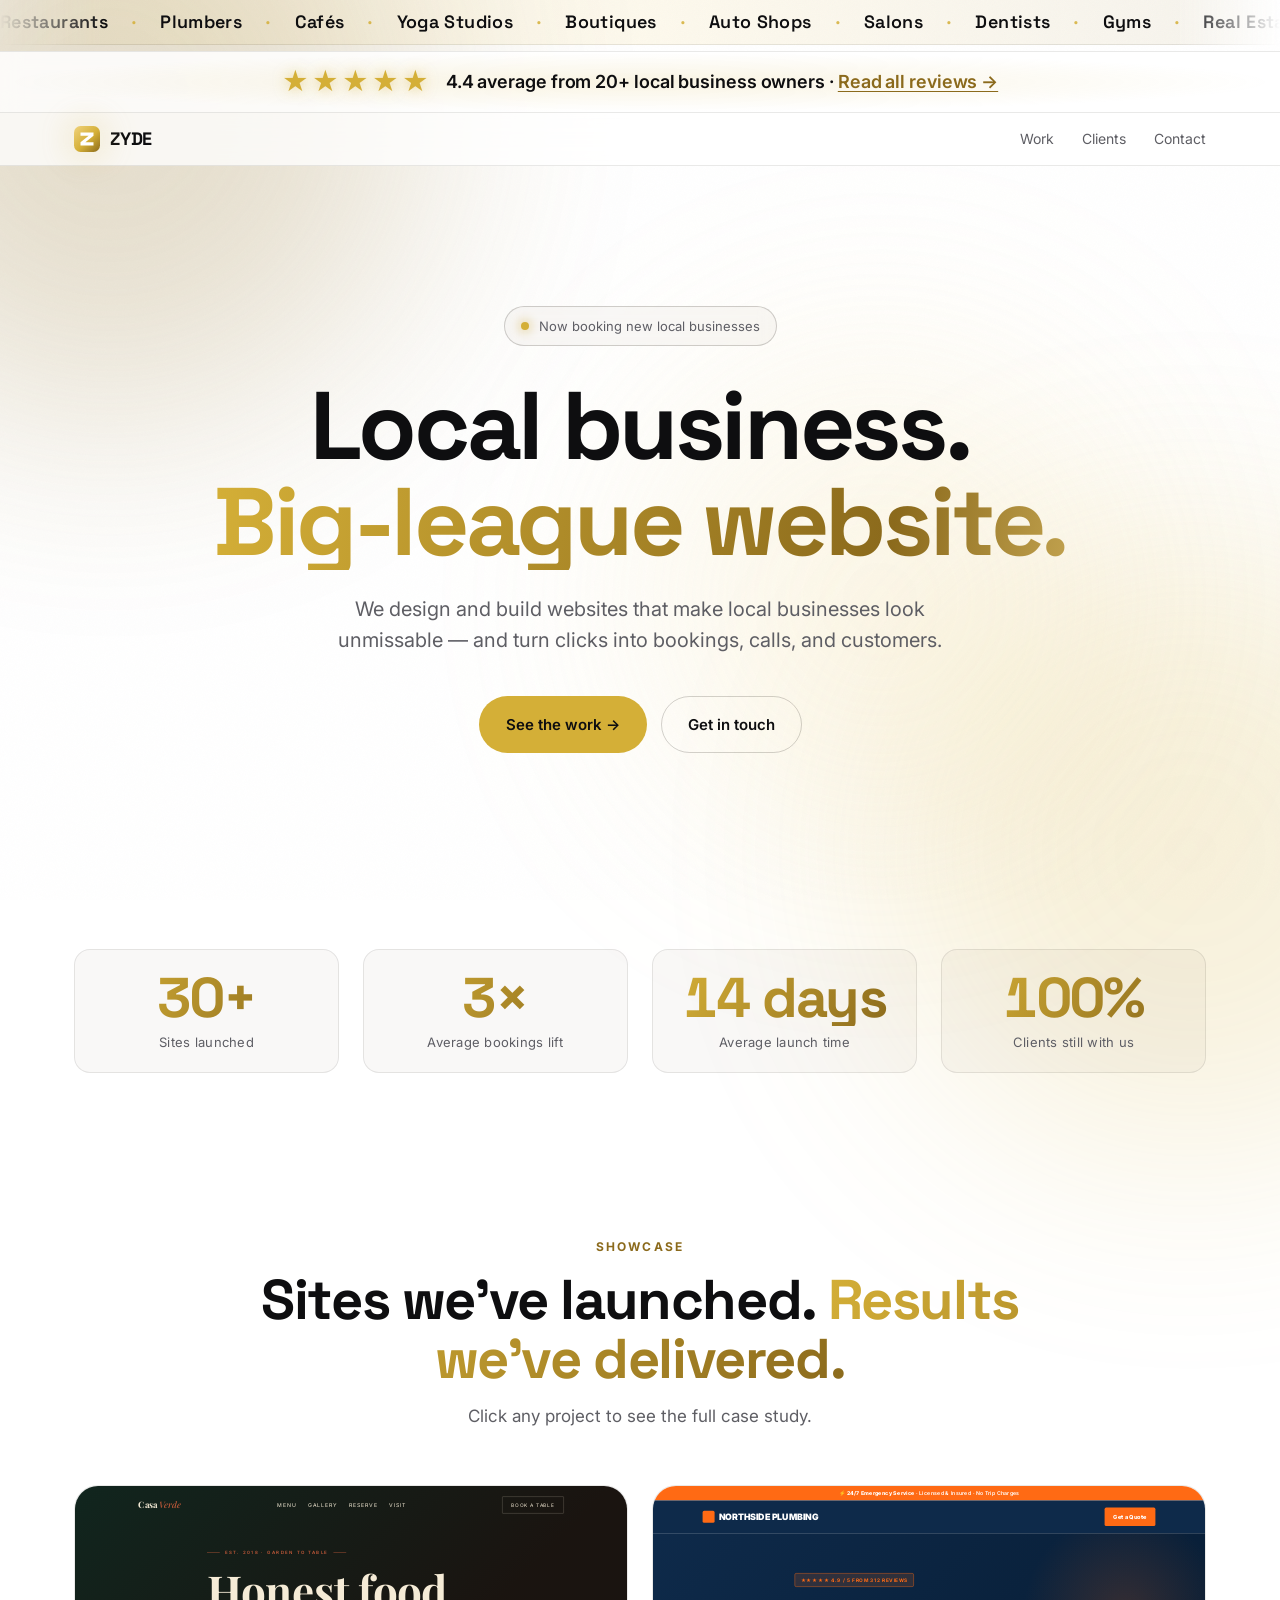
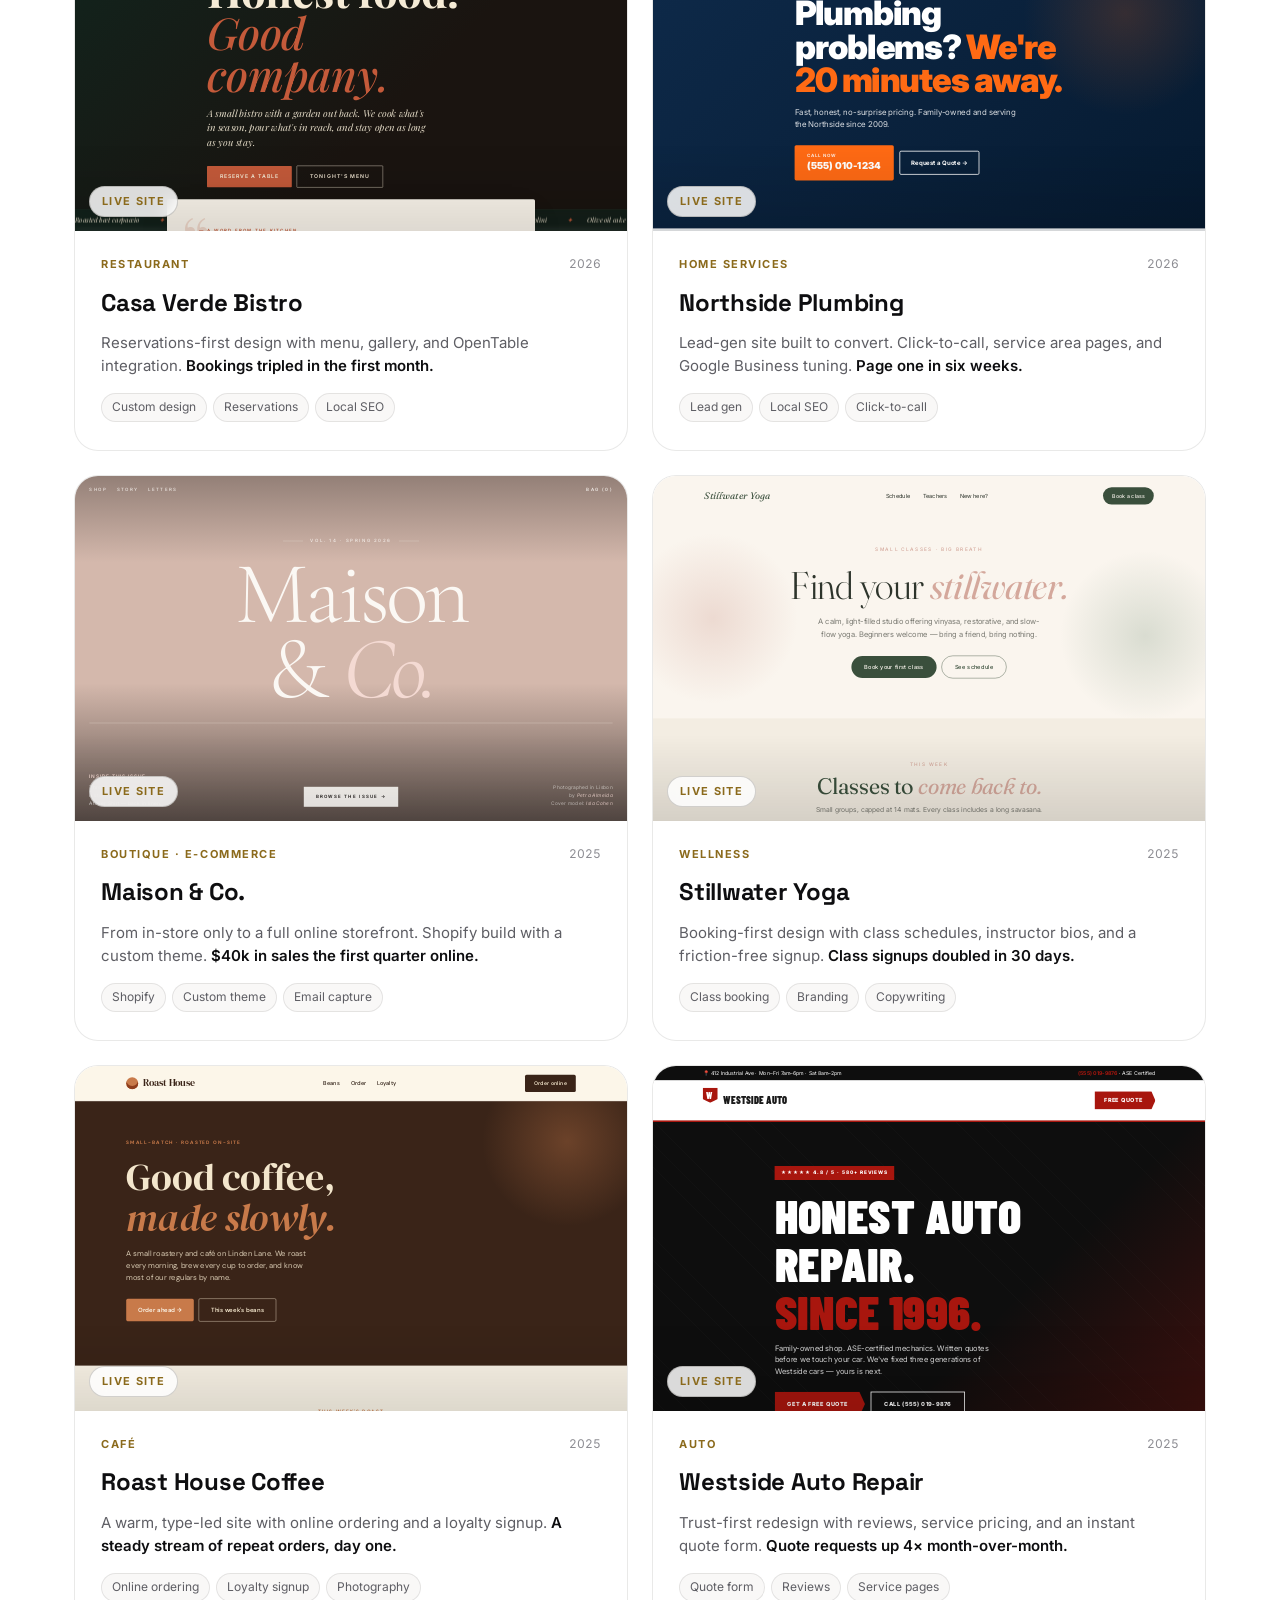
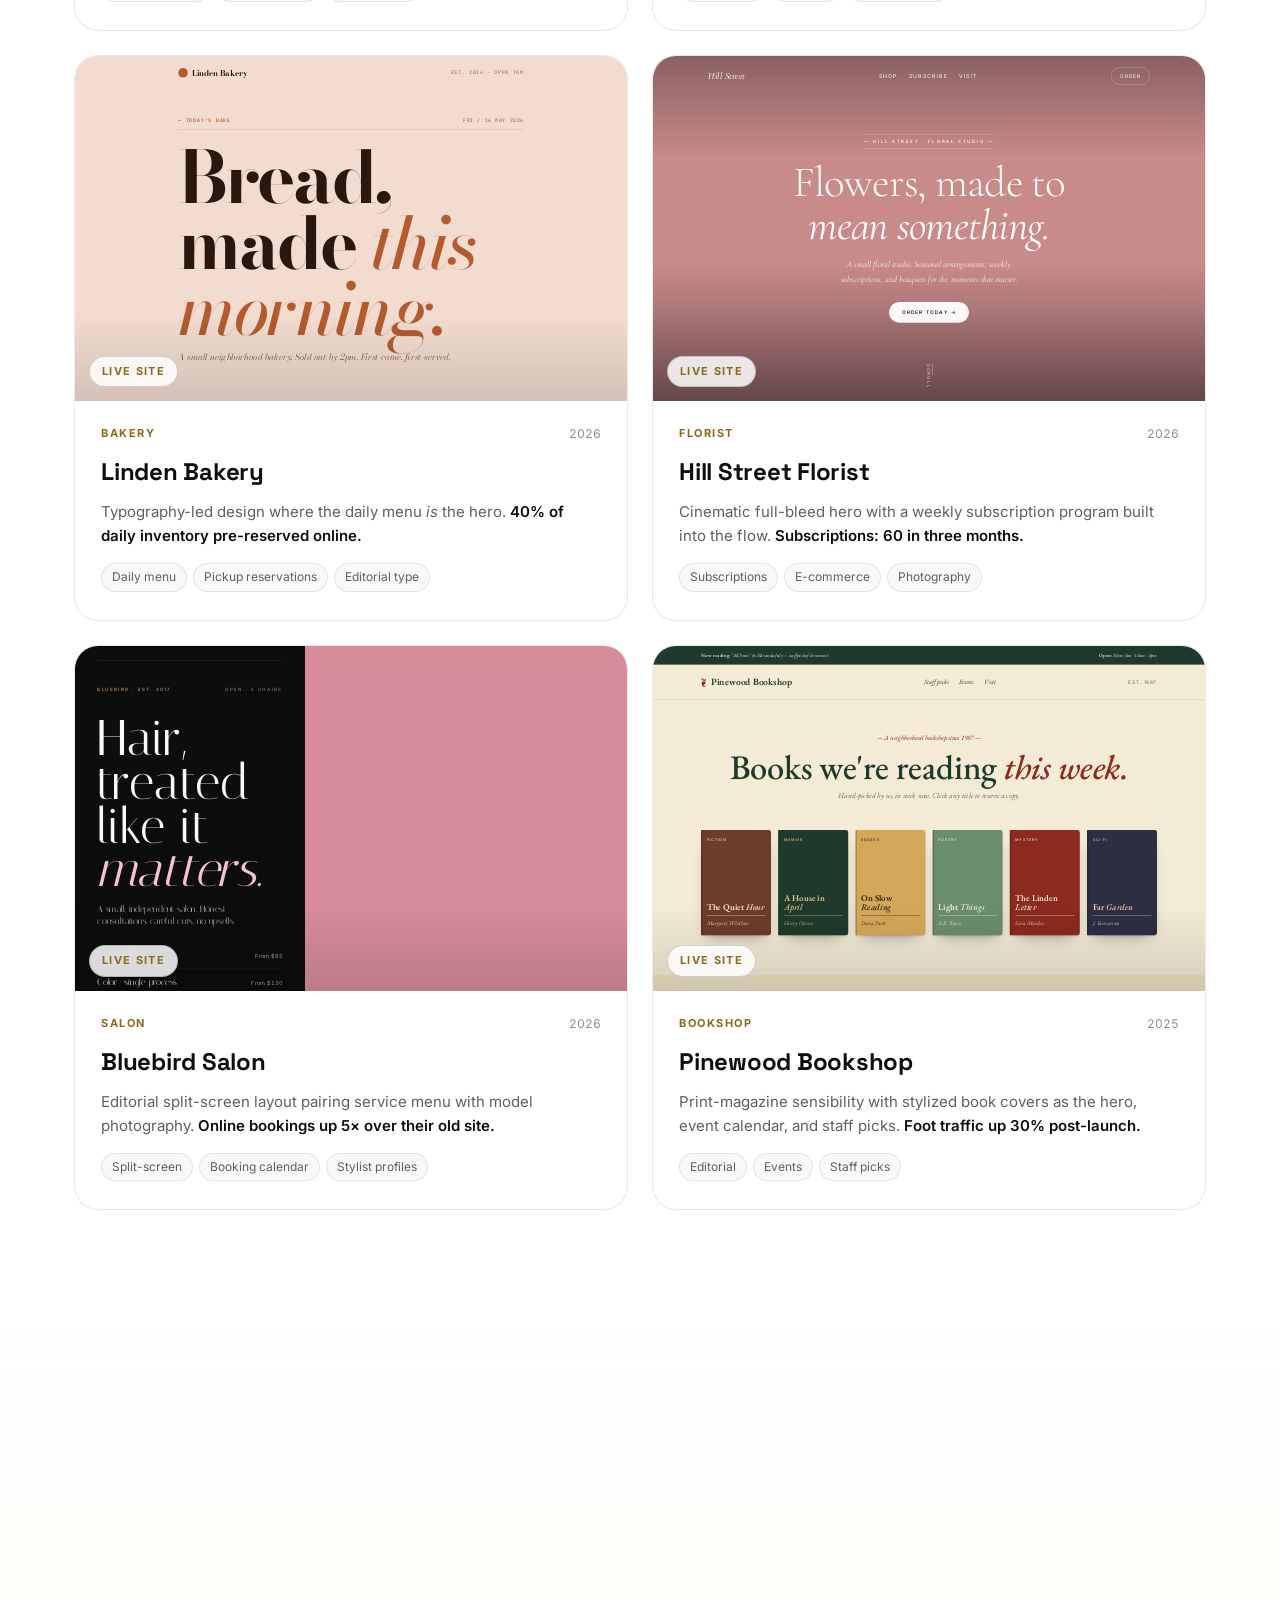
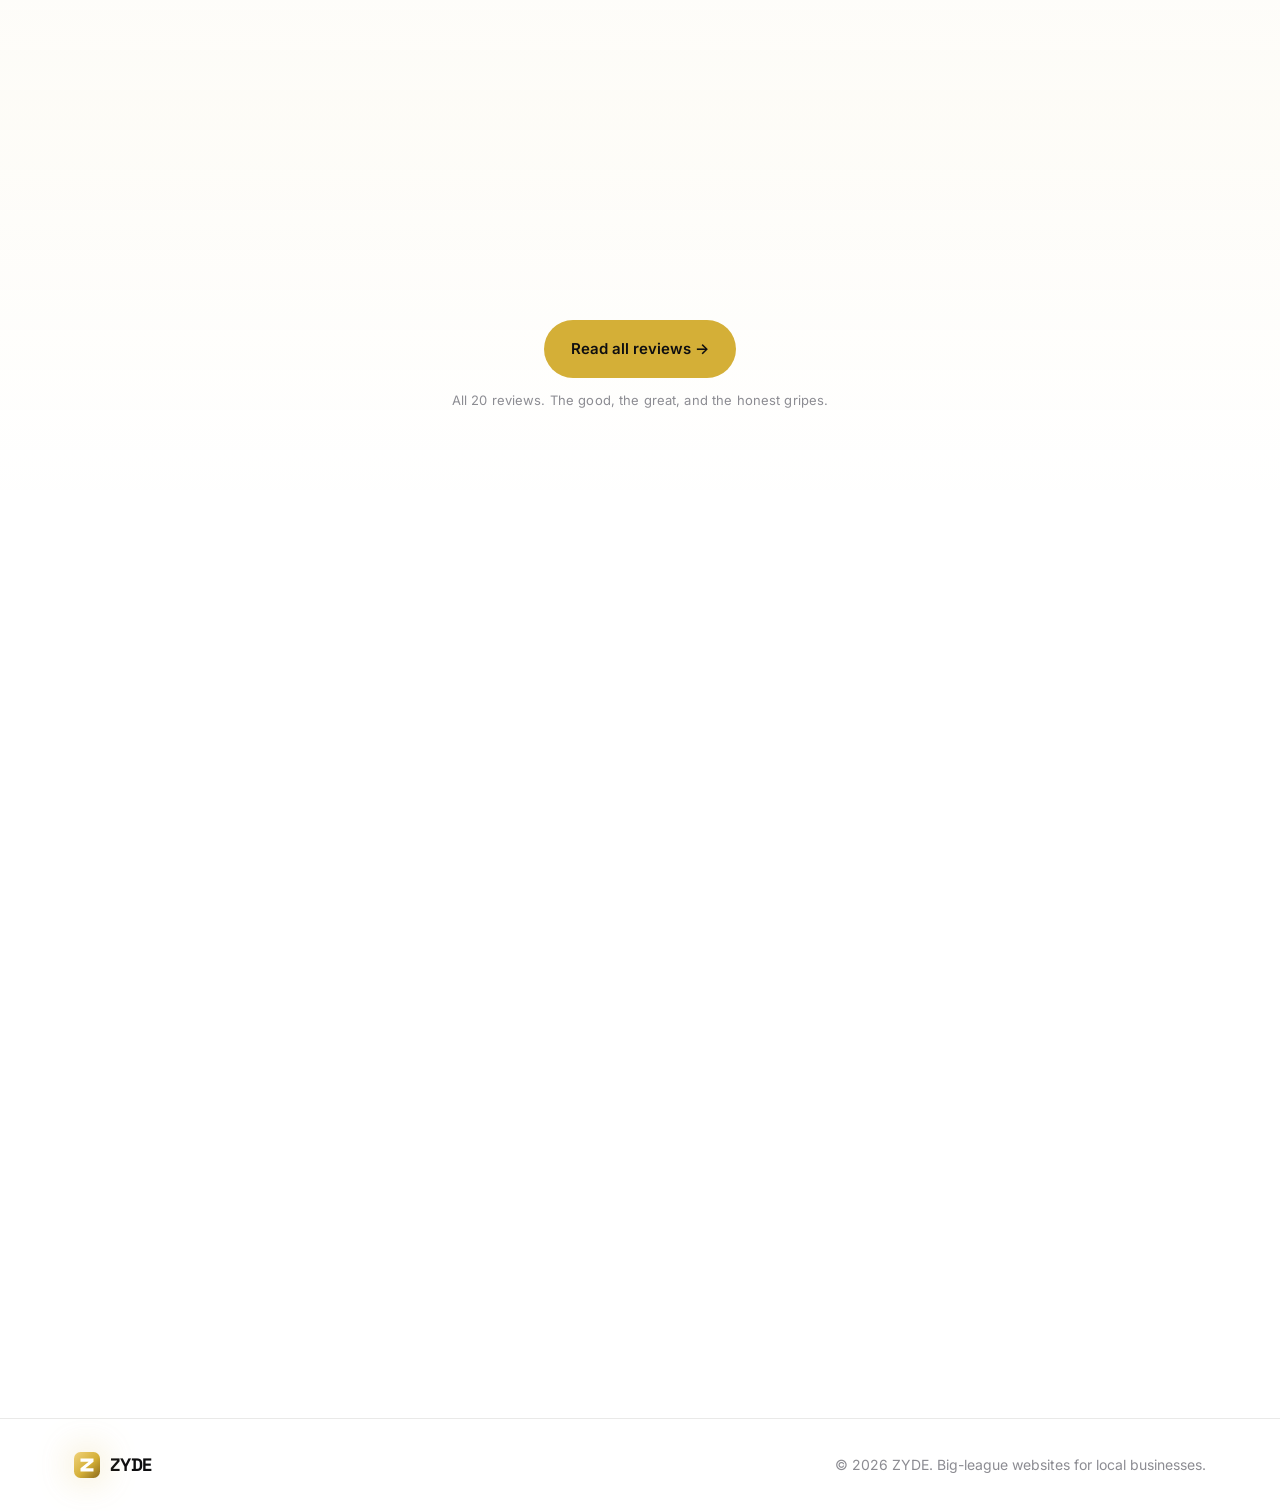
<file: index.html>
<!DOCTYPE html>
<html lang="en">
<head>
  <meta charset="UTF-8" />
  <meta name="viewport" content="width=device-width, initial-scale=1.0" />
  <title>ZYDE — Websites that turn locals into customers</title>
  <meta name="description" content="ZYDE designs and builds high-converting websites for local businesses — fast, beautiful, and built to bring in real customers." />
  <link rel="canonical" href="https://zyde.org/" />
  <meta name="robots" content="index, follow" />
  <meta name="theme-color" content="#0a0a0a" />

  <!-- Open Graph -->
  <meta property="og:type" content="website" />
  <meta property="og:site_name" content="ZYDE" />
  <meta property="og:title" content="ZYDE — Websites that turn locals into customers" />
  <meta property="og:description" content="ZYDE designs and builds high-converting websites for local businesses — fast, beautiful, and built to bring in real customers." />
  <meta property="og:url" content="https://zyde.org/" />
  <meta property="og:image" content="https://zyde.org/logo.svg" />
  <meta property="og:locale" content="en_US" />

  <!-- Twitter -->
  <meta name="twitter:card" content="summary_large_image" />
  <meta name="twitter:title" content="ZYDE — Websites that turn locals into customers" />
  <meta name="twitter:description" content="ZYDE designs and builds high-converting websites for local businesses — fast, beautiful, and built to bring in real customers." />
  <meta name="twitter:image" content="https://zyde.org/logo.svg" />

  <link rel="icon" type="image/svg+xml" href="favicon.svg" />
  <link rel="preconnect" href="https://fonts.googleapis.com" />
  <link rel="preconnect" href="https://fonts.gstatic.com" crossorigin />
  <link href="https://fonts.googleapis.com/css2?family=Inter:wght@400;500;600;700;800&family=Space+Grotesk:wght@500;600;700&display=swap" rel="stylesheet" />
  <link rel="stylesheet" href="styles.css" />

  <!-- Structured data: Organization -->
  <script type="application/ld+json">
  {
    "@context": "https://schema.org",
    "@type": "Organization",
    "name": "ZYDE",
    "url": "https://zyde.org",
    "logo": "https://zyde.org/logo.svg",
    "description": "ZYDE designs and builds high-converting websites for local businesses.",
    "email": "hello@zyde.org",
    "aggregateRating": {
      "@type": "AggregateRating",
      "ratingValue": "4.4",
      "reviewCount": "20"
    }
  }
  </script>
</head>
<body>
  <div class="grain" aria-hidden="true"></div>
  <div class="orb orb-1" aria-hidden="true"></div>
  <div class="orb orb-2" aria-hidden="true"></div>
  <div class="orb orb-3" aria-hidden="true"></div>

  <!-- TOP MARQUEE -->
  <div class="marquee marquee-top" aria-hidden="true">
    <div class="marquee-track">
      <span>Restaurants</span><span>·</span>
      <span>Plumbers</span><span>·</span>
      <span>Cafés</span><span>·</span>
      <span>Yoga Studios</span><span>·</span>
      <span>Boutiques</span><span>·</span>
      <span>Auto Shops</span><span>·</span>
      <span>Salons</span><span>·</span>
      <span>Dentists</span><span>·</span>
      <span>Gyms</span><span>·</span>
      <span>Real Estate</span><span>·</span>
      <span>Restaurants</span><span>·</span>
      <span>Plumbers</span><span>·</span>
      <span>Cafés</span><span>·</span>
      <span>Yoga Studios</span><span>·</span>
      <span>Boutiques</span><span>·</span>
      <span>Auto Shops</span><span>·</span>
      <span>Salons</span><span>·</span>
      <span>Dentists</span><span>·</span>
      <span>Gyms</span><span>·</span>
      <span>Real Estate</span><span>·</span>
    </div>
  </div>

  <!-- TOP TRUST BAR -->
  <div class="top-bar">
    <div class="container top-bar-inner">
      <span class="stars" aria-hidden="true">★★★★★</span>
      <span>4.4 average from 20+ local business owners · <a href="reviews.html" style="color: var(--accent-2); text-decoration: underline; text-underline-offset: 3px;">Read all reviews →</a></span>
    </div>
  </div>

  <header class="nav">
    <div class="container nav-inner">
      <a href="#" class="brand" aria-label="ZYDE home">
        <svg class="brand-mark" viewBox="0 0 32 32" aria-hidden="true">
          <defs>
            <linearGradient id="navGrad" x1="0" y1="0" x2="1" y2="1">
              <stop offset="0%" stop-color="#f0d27a"/>
              <stop offset="55%" stop-color="#d4af37"/>
              <stop offset="100%" stop-color="#8b6a1c"/>
            </linearGradient>
          </defs>
          <rect width="32" height="32" rx="8" fill="url(#navGrad)"/>
          <path d="M 8 8 L 24 8 L 24 12 L 14 20 L 24 20 L 24 24 L 8 24 L 8 20 L 18 12 L 8 12 Z" fill="#ffffff"/>
        </svg>
        <span>ZYDE</span>
      </a>
      <nav class="nav-links" aria-label="Primary">
        <a href="#work">Work</a>
        <a href="#testimonials">Clients</a>
        <a href="#contact">Contact</a>
      </nav>
    </div>
  </header>

  <main>
    <!-- HERO -->
    <section class="hero">
      <div class="container hero-inner">
        <span class="eyebrow">
          <span class="dot"></span>
          Now booking new local businesses
        </span>
        <h1 class="hero-title">
          Local business.<br/>
          <em class="gradient-sweep">Big-league website.</em>
        </h1>
        <p class="hero-sub">
          We design and build websites that make local businesses look unmissable —
          and turn clicks into bookings, calls, and customers.
        </p>
        <div class="hero-cta">
          <a href="#work" class="btn btn-primary btn-glow">See the work →</a>
          <a href="#contact" class="btn btn-ghost">Get in touch</a>
        </div>
      </div>
    </section>

    <!-- STATS BAND -->
    <section class="stats">
      <div class="container stats-grid">
        <div class="stat">
          <strong data-count="30" data-suffix="+">0</strong>
          <span>Sites launched</span>
        </div>
        <div class="stat">
          <strong data-count="3" data-suffix="×">0</strong>
          <span>Average bookings lift</span>
        </div>
        <div class="stat">
          <strong data-count="14" data-suffix=" days">0</strong>
          <span>Average launch time</span>
        </div>
        <div class="stat">
          <strong data-count="100" data-suffix="%">0</strong>
          <span>Clients still with us</span>
        </div>
      </div>
    </section>

    <!-- WORK / SHOWCASE -->
    <section id="work" class="section">
      <div class="container">
        <div class="section-head">
          <span class="kicker">Showcase</span>
          <h2>Sites we've launched. <em class="gradient-text">Results we've delivered.</em></h2>
          <p>Click any project to see the full case study.</p>
        </div>

        <div class="showcase">
          <a href="sites/casa-verde.html" class="showcase-card">
            <div class="showcase-thumb showcase-thumb-1">
              <iframe class="thumb-iframe" src="sites/casa-verde.html" loading="lazy" tabindex="-1" aria-hidden="true" title="Casa Verde Bistro preview"></iframe>
              <span class="showcase-pill">Live site</span>
              <span class="showcase-arrow">→</span>
            </div>
            <div class="showcase-body">
              <div class="showcase-meta">
                <span class="work-tag">Restaurant</span>
                <span class="work-year">2026</span>
              </div>
              <h3>Casa Verde Bistro</h3>
              <p>Reservations-first design with menu, gallery, and OpenTable integration. <strong>Bookings tripled in the first month.</strong></p>
              <ul class="showcase-tech">
                <li>Custom design</li>
                <li>Reservations</li>
                <li>Local SEO</li>
              </ul>
            </div>
          </a>

          <a href="sites/northside-plumbing.html" class="showcase-card">
            <div class="showcase-thumb showcase-thumb-2">
              <iframe class="thumb-iframe" src="sites/northside-plumbing.html" loading="lazy" tabindex="-1" aria-hidden="true" title="Northside Plumbing preview"></iframe>
              <span class="showcase-pill">Live site</span>
              <span class="showcase-arrow">→</span>
            </div>
            <div class="showcase-body">
              <div class="showcase-meta">
                <span class="work-tag">Home Services</span>
                <span class="work-year">2026</span>
              </div>
              <h3>Northside Plumbing</h3>
              <p>Lead-gen site built to convert. Click-to-call, service area pages, and Google Business tuning. <strong>Page one in six weeks.</strong></p>
              <ul class="showcase-tech">
                <li>Lead gen</li>
                <li>Local SEO</li>
                <li>Click-to-call</li>
              </ul>
            </div>
          </a>

          <a href="sites/maison.html" class="showcase-card">
            <div class="showcase-thumb showcase-thumb-3">
              <iframe class="thumb-iframe" src="sites/maison.html" loading="lazy" tabindex="-1" aria-hidden="true" title="Maison &amp; Co. preview"></iframe>
              <span class="showcase-pill">Live site</span>
              <span class="showcase-arrow">→</span>
            </div>
            <div class="showcase-body">
              <div class="showcase-meta">
                <span class="work-tag">Boutique · E-commerce</span>
                <span class="work-year">2025</span>
              </div>
              <h3>Maison &amp; Co.</h3>
              <p>From in-store only to a full online storefront. Shopify build with a custom theme. <strong>$40k in sales the first quarter online.</strong></p>
              <ul class="showcase-tech">
                <li>Shopify</li>
                <li>Custom theme</li>
                <li>Email capture</li>
              </ul>
            </div>
          </a>

          <a href="sites/stillwater-yoga.html" class="showcase-card">
            <div class="showcase-thumb showcase-thumb-4">
              <iframe class="thumb-iframe" src="sites/stillwater-yoga.html" loading="lazy" tabindex="-1" aria-hidden="true" title="Stillwater Yoga preview"></iframe>
              <span class="showcase-pill">Live site</span>
              <span class="showcase-arrow">→</span>
            </div>
            <div class="showcase-body">
              <div class="showcase-meta">
                <span class="work-tag">Wellness</span>
                <span class="work-year">2025</span>
              </div>
              <h3>Stillwater Yoga</h3>
              <p>Booking-first design with class schedules, instructor bios, and a friction-free signup. <strong>Class signups doubled in 30 days.</strong></p>
              <ul class="showcase-tech">
                <li>Class booking</li>
                <li>Branding</li>
                <li>Copywriting</li>
              </ul>
            </div>
          </a>

          <a href="sites/roast-house.html" class="showcase-card">
            <div class="showcase-thumb showcase-thumb-5">
              <iframe class="thumb-iframe" src="sites/roast-house.html" loading="lazy" tabindex="-1" aria-hidden="true" title="Roast House Coffee preview"></iframe>
              <span class="showcase-pill">Live site</span>
              <span class="showcase-arrow">→</span>
            </div>
            <div class="showcase-body">
              <div class="showcase-meta">
                <span class="work-tag">Café</span>
                <span class="work-year">2025</span>
              </div>
              <h3>Roast House Coffee</h3>
              <p>A warm, type-led site with online ordering and a loyalty signup. <strong>A steady stream of repeat orders, day one.</strong></p>
              <ul class="showcase-tech">
                <li>Online ordering</li>
                <li>Loyalty signup</li>
                <li>Photography</li>
              </ul>
            </div>
          </a>

          <a href="sites/westside-auto.html" class="showcase-card">
            <div class="showcase-thumb showcase-thumb-6">
              <iframe class="thumb-iframe" src="sites/westside-auto.html" loading="lazy" tabindex="-1" aria-hidden="true" title="Westside Auto Repair preview"></iframe>
              <span class="showcase-pill">Live site</span>
              <span class="showcase-arrow">→</span>
            </div>
            <div class="showcase-body">
              <div class="showcase-meta">
                <span class="work-tag">Auto</span>
                <span class="work-year">2025</span>
              </div>
              <h3>Westside Auto Repair</h3>
              <p>Trust-first redesign with reviews, service pricing, and an instant quote form. <strong>Quote requests up 4× month-over-month.</strong></p>
              <ul class="showcase-tech">
                <li>Quote form</li>
                <li>Reviews</li>
                <li>Service pages</li>
              </ul>
            </div>
          </a>

          <a href="sites/linden-bakery.html" class="showcase-card">
            <div class="showcase-thumb showcase-thumb-7">
              <iframe class="thumb-iframe" src="sites/linden-bakery.html" loading="lazy" tabindex="-1" aria-hidden="true" title="Linden Bakery preview"></iframe>
              <span class="showcase-pill">Live site</span>
              <span class="showcase-arrow">→</span>
            </div>
            <div class="showcase-body">
              <div class="showcase-meta">
                <span class="work-tag">Bakery</span>
                <span class="work-year">2026</span>
              </div>
              <h3>Linden Bakery</h3>
              <p>Typography-led design where the daily menu <em>is</em> the hero. <strong>40% of daily inventory pre-reserved online.</strong></p>
              <ul class="showcase-tech">
                <li>Daily menu</li>
                <li>Pickup reservations</li>
                <li>Editorial type</li>
              </ul>
            </div>
          </a>

          <a href="sites/hill-street-florist.html" class="showcase-card">
            <div class="showcase-thumb showcase-thumb-8">
              <iframe class="thumb-iframe" src="sites/hill-street-florist.html" loading="lazy" tabindex="-1" aria-hidden="true" title="Hill Street Florist preview"></iframe>
              <span class="showcase-pill">Live site</span>
              <span class="showcase-arrow">→</span>
            </div>
            <div class="showcase-body">
              <div class="showcase-meta">
                <span class="work-tag">Florist</span>
                <span class="work-year">2026</span>
              </div>
              <h3>Hill Street Florist</h3>
              <p>Cinematic full-bleed hero with a weekly subscription program built into the flow. <strong>Subscriptions: 60 in three months.</strong></p>
              <ul class="showcase-tech">
                <li>Subscriptions</li>
                <li>E-commerce</li>
                <li>Photography</li>
              </ul>
            </div>
          </a>

          <a href="sites/bluebird-salon.html" class="showcase-card">
            <div class="showcase-thumb showcase-thumb-9">
              <iframe class="thumb-iframe" src="sites/bluebird-salon.html" loading="lazy" tabindex="-1" aria-hidden="true" title="Bluebird Salon preview"></iframe>
              <span class="showcase-pill">Live site</span>
              <span class="showcase-arrow">→</span>
            </div>
            <div class="showcase-body">
              <div class="showcase-meta">
                <span class="work-tag">Salon</span>
                <span class="work-year">2026</span>
              </div>
              <h3>Bluebird Salon</h3>
              <p>Editorial split-screen layout pairing service menu with model photography. <strong>Online bookings up 5× over their old site.</strong></p>
              <ul class="showcase-tech">
                <li>Split-screen</li>
                <li>Booking calendar</li>
                <li>Stylist profiles</li>
              </ul>
            </div>
          </a>

          <a href="sites/pinewood-bookshop.html" class="showcase-card">
            <div class="showcase-thumb showcase-thumb-10">
              <iframe class="thumb-iframe" src="sites/pinewood-bookshop.html" loading="lazy" tabindex="-1" aria-hidden="true" title="Pinewood Bookshop preview"></iframe>
              <span class="showcase-pill">Live site</span>
              <span class="showcase-arrow">→</span>
            </div>
            <div class="showcase-body">
              <div class="showcase-meta">
                <span class="work-tag">Bookshop</span>
                <span class="work-year">2025</span>
              </div>
              <h3>Pinewood Bookshop</h3>
              <p>Print-magazine sensibility with stylized book covers as the hero, event calendar, and staff picks. <strong>Foot traffic up 30% post-launch.</strong></p>
              <ul class="showcase-tech">
                <li>Editorial</li>
                <li>Events</li>
                <li>Staff picks</li>
              </ul>
            </div>
          </a>
        </div>
      </div>
    </section>

    <!-- TESTIMONIALS -->
    <section id="testimonials" class="section section-alt">
      <div class="container">
        <div class="section-head">
          <span class="kicker">Clients</span>
          <h2>Don't take our word for it.</h2>
        </div>
        <div class="testimonials">
          <figure class="card quote">
            <div class="quote-stars" aria-hidden="true">★★★★★</div>
            <blockquote>
              "ZYDE rebuilt our site in two weeks and our phone hasn't stopped ringing. Worth every cent."
            </blockquote>
            <figcaption>
              <span class="avatar" aria-hidden="true">M</span>
              <div>
                <strong>Marcus L.</strong>
                <span>Owner, Northside Plumbing</span>
              </div>
            </figcaption>
          </figure>
          <figure class="card quote">
            <div class="quote-stars" aria-hidden="true">★★★★★</div>
            <blockquote>
              "They actually listened. The site finally feels like us, and our bookings have doubled."
            </blockquote>
            <figcaption>
              <span class="avatar" aria-hidden="true">S</span>
              <div>
                <strong>Sara K.</strong>
                <span>Founder, Stillwater Yoga</span>
              </div>
            </figcaption>
          </figure>
          <figure class="card quote">
            <div class="quote-stars" aria-hidden="true">★★★★★</div>
            <blockquote>
              "Professional, fast, and they handled the SEO too. We're number one for our category online now."
            </blockquote>
            <figcaption>
              <span class="avatar" aria-hidden="true">D</span>
              <div>
                <strong>Diego R.</strong>
                <span>Owner, Casa Verde Bistro</span>
              </div>
            </figcaption>
          </figure>
        </div>
        <div class="reviews-cta">
          <a href="reviews.html" class="btn btn-primary btn-glow">Read all reviews →</a>
          <p class="reviews-cta-note">All 20 reviews. The good, the great, and the honest gripes.</p>
        </div>
      </div>
    </section>

    <!-- CONTACT -->
    <section id="contact" class="section">
      <div class="container contact-wrap">
        <div class="contact-copy">
          <span class="kicker">Get in touch</span>
          <h2>Ready for a website that <em class="gradient-text">actually works?</em></h2>
          <p>Tell us about your business — a new site, a redesign, SEO help, or just a question. We reply within one business day with a free quote and clear next steps.</p>
          <ul class="contact-list">
            <li><span class="contact-label">Email</span> <a href="mailto:hello@zyde.org" style="color: inherit; text-decoration: none;">hello@zyde.org</a></li>
            <li><span class="contact-label">Phone</span> (555) 010-1234</li>
            <li><span class="contact-label">Studio</span> Online &amp; by appointment</li>
            <li><span class="contact-label">Hours</span> Mon–Fri, 9am – 6pm</li>
          </ul>
        </div>
        <form class="card contact-form" id="contactForm" novalidate>
          <div class="field">
            <label for="name">Your name</label>
            <input id="name" name="name" type="text" required autocomplete="name" />
          </div>
          <div class="field">
            <label for="email">Email</label>
            <input id="email" name="email" type="email" required autocomplete="email" />
          </div>
          <div class="field">
            <label for="business">Business name</label>
            <input id="business" name="business" type="text" autocomplete="organization" />
          </div>
          <div class="field">
            <label for="topic">What do you need help with?</label>
            <select id="topic" name="topic">
              <option value="new">A brand new website</option>
              <option value="redesign">Redesign of an existing site</option>
              <option value="seo">SEO / getting found on Google</option>
              <option value="fix">Fixing or updating my current site</option>
              <option value="other">Something else</option>
            </select>
          </div>
          <div class="field">
            <label for="message">Tell us a bit more</label>
            <textarea id="message" name="message" rows="4" required placeholder="A few sentences about your business and what you're looking for…"></textarea>
          </div>
          <button class="btn btn-primary btn-glow btn-block" type="submit">Send message →</button>
          <p class="form-status" id="formStatus" role="status" aria-live="polite"></p>
        </form>
      </div>
    </section>
  </main>

  <footer class="footer">
    <div class="container footer-inner">
      <div class="brand">
        <svg class="brand-mark" viewBox="0 0 32 32" aria-hidden="true">
          <defs>
            <linearGradient id="footGrad" x1="0" y1="0" x2="1" y2="1">
              <stop offset="0%" stop-color="#f0d27a"/>
              <stop offset="55%" stop-color="#d4af37"/>
              <stop offset="100%" stop-color="#8b6a1c"/>
            </linearGradient>
          </defs>
          <rect width="32" height="32" rx="8" fill="url(#footGrad)"/>
          <path d="M 8 8 L 24 8 L 24 12 L 14 20 L 24 20 L 24 24 L 8 24 L 8 20 L 18 12 L 8 12 Z" fill="#ffffff"/>
        </svg>
        <span>ZYDE</span>
      </div>
      <p class="footer-copy">© <span id="year"></span> ZYDE. Big-league websites for local businesses.</p>
    </div>
  </footer>

  <script src="script.js" defer></script>
</body>
</html>
</file>
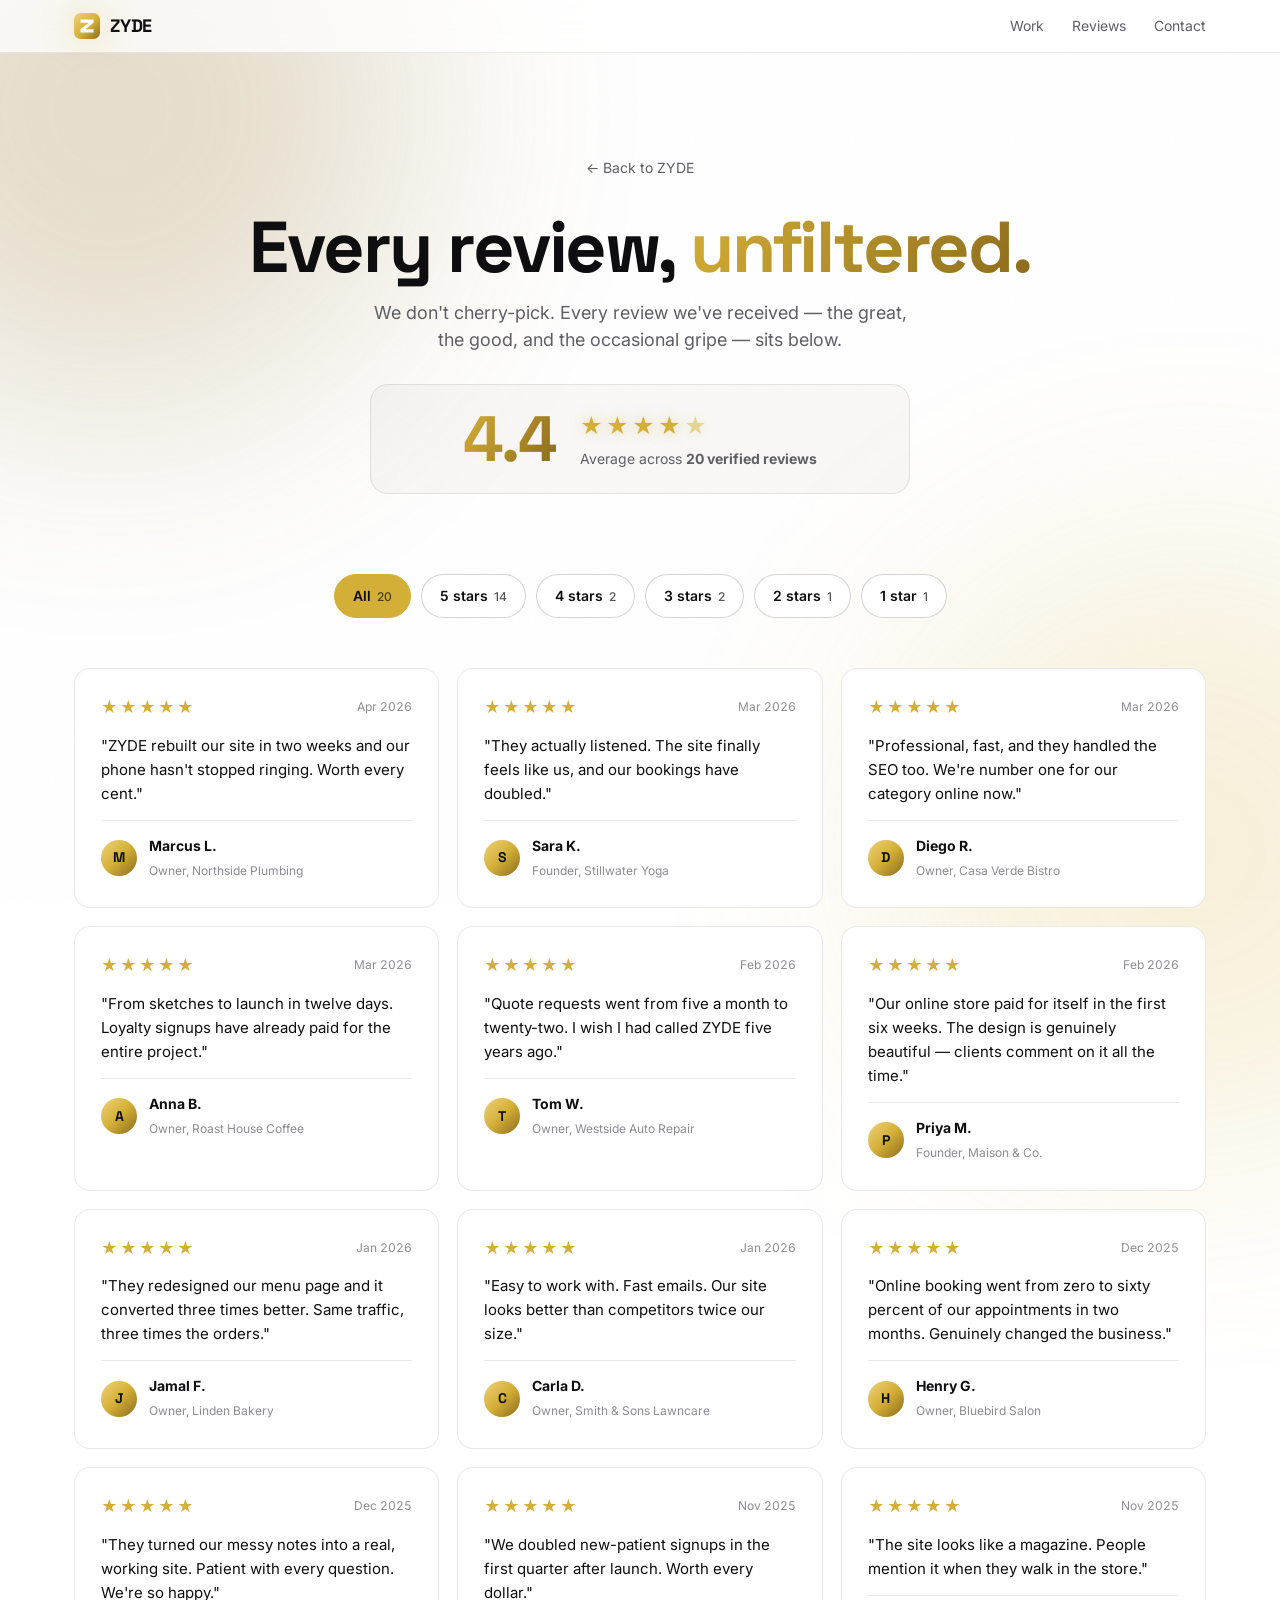
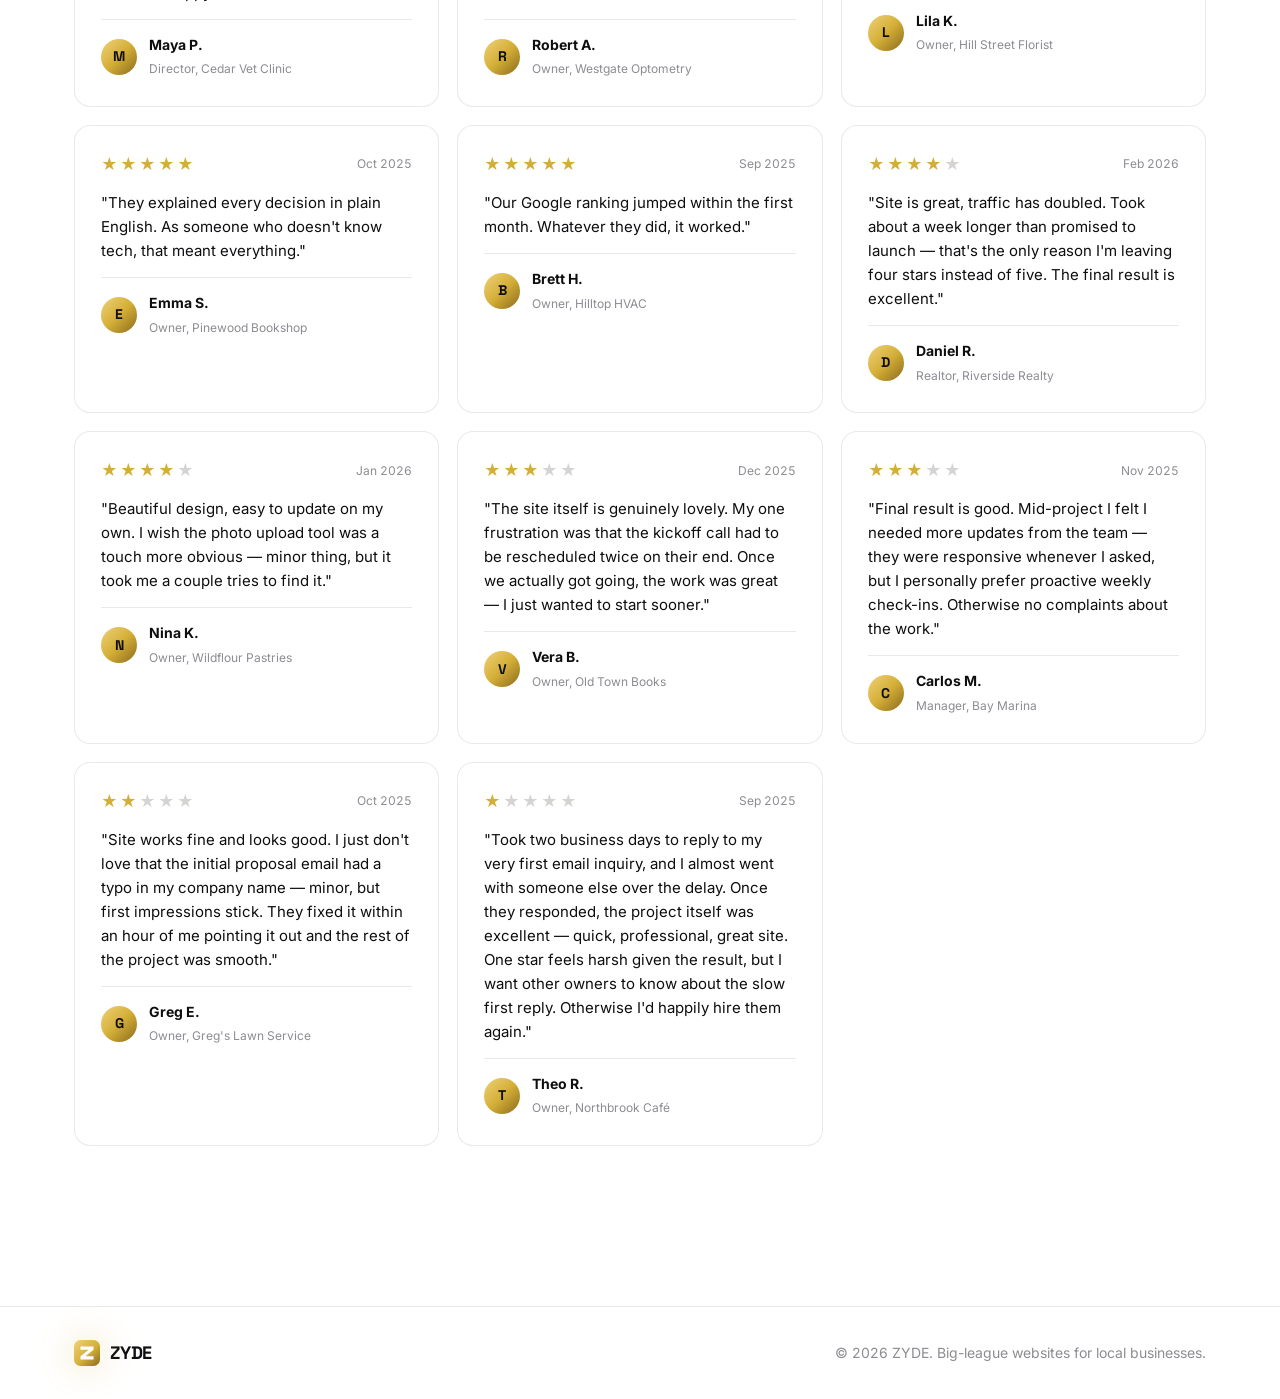
<file: reviews.html>
<!DOCTYPE html>
<html lang="en">
<head>
  <meta charset="UTF-8" />
  <meta name="viewport" content="width=device-width, initial-scale=1.0" />
  <title>Reviews — ZYDE</title>
  <meta name="description" content="Every review we've received from local business owners. Good, great, and the occasional honest gripe." />
  <link rel="canonical" href="https://zyde.org/reviews.html" />
  <meta name="robots" content="index, follow" />
  <meta name="theme-color" content="#0a0a0a" />

  <!-- Open Graph -->
  <meta property="og:type" content="website" />
  <meta property="og:site_name" content="ZYDE" />
  <meta property="og:title" content="Reviews — ZYDE" />
  <meta property="og:description" content="Every review we've received from local business owners. Good, great, and the occasional honest gripe." />
  <meta property="og:url" content="https://zyde.org/reviews.html" />
  <meta property="og:image" content="https://zyde.org/logo.svg" />
  <meta property="og:locale" content="en_US" />

  <!-- Twitter -->
  <meta name="twitter:card" content="summary_large_image" />
  <meta name="twitter:title" content="Reviews — ZYDE" />
  <meta name="twitter:description" content="Every review we've received from local business owners. Good, great, and the occasional honest gripe." />
  <meta name="twitter:image" content="https://zyde.org/logo.svg" />

  <link rel="icon" type="image/svg+xml" href="favicon.svg" />
  <link rel="preconnect" href="https://fonts.googleapis.com" />
  <link rel="preconnect" href="https://fonts.gstatic.com" crossorigin />
  <link href="https://fonts.googleapis.com/css2?family=Inter:wght@400;500;600;700;800&family=Space+Grotesk:wght@500;600;700&display=swap" rel="stylesheet" />
  <link rel="stylesheet" href="styles.css" />
  <style>
    .reviews-hero { padding: 90px 0 50px; text-align: center; }
    .reviews-hero h1 {
      font-family: 'Space Grotesk', sans-serif;
      font-size: clamp(40px, 6vw, 72px);
      line-height: 1.0;
      letter-spacing: -0.03em;
      margin: 18px 0 16px;
    }
    .reviews-hero h1 em { font-style: normal; }
    .reviews-hero p { color: var(--text-dim); font-size: 18px; max-width: 560px; margin: 0 auto; }

    .rating-summary {
      display: flex; align-items: center; justify-content: center; gap: 24px;
      margin: 30px auto 0; padding: 22px 32px;
      max-width: 540px;
      background: var(--surface);
      border: 1px solid var(--border);
      border-radius: 18px;
      flex-wrap: wrap;
    }
    .rating-big {
      font-family: 'Space Grotesk', sans-serif;
      font-size: 64px;
      font-weight: 700;
      line-height: 1;
      letter-spacing: -0.04em;
      background: linear-gradient(120deg, var(--accent), var(--accent-2));
      -webkit-background-clip: text;
      background-clip: text;
      color: transparent;
    }
    .rating-meta { text-align: left; }
    .rating-meta .stars-row { font-size: 22px; color: var(--accent); letter-spacing: 3px; text-shadow: 0 0 14px rgba(212, 175, 55, 0.5); }
    .rating-meta .count { color: var(--text-dim); font-size: 14px; margin-top: 4px; }

    .filters {
      display: flex; gap: 10px; justify-content: center; flex-wrap: wrap;
      padding: 30px 24px 50px;
      max-width: 1180px;
      margin: 0 auto;
    }
    .filter-btn {
      padding: 10px 18px;
      border-radius: 999px;
      border: 1px solid var(--border-strong);
      background: var(--bg);
      color: var(--text);
      font: inherit;
      font-size: 14px;
      font-weight: 600;
      cursor: pointer;
      transition: background .2s, color .2s, border-color .2s;
    }
    .filter-btn:hover { border-color: var(--accent); color: var(--accent-2); }
    .filter-btn.active {
      background: var(--accent);
      border-color: var(--accent);
      color: var(--on-accent);
    }
    .filter-btn .count {
      display: inline-block;
      margin-left: 6px;
      font-size: 12px;
      opacity: 0.7;
      font-weight: 500;
    }

    .reviews-grid {
      display: grid;
      grid-template-columns: repeat(3, 1fr);
      gap: 18px;
      padding: 0 24px 100px;
      max-width: 1180px;
      margin: 0 auto;
    }
    .review {
      background: var(--bg);
      border: 1px solid var(--border);
      border-radius: var(--radius);
      padding: 26px;
      display: flex; flex-direction: column; gap: 14px;
      transition: transform .25s ease, border-color .25s ease, box-shadow .25s ease;
    }
    .review:hover {
      border-color: var(--border-strong);
      box-shadow: 0 20px 50px -25px rgba(40, 30, 0, 0.15);
    }
    .review.hidden { display: none; }
    .review-head { display: flex; align-items: center; justify-content: space-between; gap: 10px; }
    .review-stars { color: var(--accent); letter-spacing: 2px; font-size: 16px; }
    .review-stars .empty { color: rgba(20, 16, 5, 0.18); }
    .review-date { font-size: 12px; color: var(--text-muted); font-variant-numeric: tabular-nums; }
    .review blockquote { margin: 0; font-size: 15px; line-height: 1.6; color: var(--text); }
    .review-foot { display: flex; align-items: center; gap: 12px; border-top: 1px solid var(--border); padding-top: 14px; }
    .review-avatar {
      width: 36px; height: 36px; border-radius: 50%;
      display: flex; align-items: center; justify-content: center;
      font-family: 'Space Grotesk', sans-serif;
      font-weight: 700;
      background: linear-gradient(135deg, var(--accent-3), var(--accent), var(--accent-2));
      color: var(--on-accent);
      font-size: 14px;
      flex-shrink: 0;
    }
    .review-author strong { display: block; font-size: 14px; }
    .review-author span { font-size: 12px; color: var(--text-muted); }

    .back-link {
      display: inline-flex; align-items: center; gap: 6px;
      font-size: 14px; color: var(--text-dim);
      padding: 14px 0;
    }
    .back-link:hover { color: var(--accent-2); }

    @media (max-width: 900px) {
      .reviews-grid { grid-template-columns: repeat(2, 1fr); }
    }
    @media (max-width: 600px) {
      .reviews-grid { grid-template-columns: 1fr; }
      .rating-summary { flex-direction: column; gap: 8px; text-align: center; }
      .rating-meta { text-align: center; }
    }
  </style>
</head>
<body>
  <div class="grain" aria-hidden="true"></div>
  <div class="orb orb-1" aria-hidden="true"></div>
  <div class="orb orb-2" aria-hidden="true"></div>

  <header class="nav">
    <div class="container nav-inner">
      <a href="index.html" class="brand" aria-label="ZYDE home">
        <svg class="brand-mark" viewBox="0 0 32 32" aria-hidden="true">
          <defs>
            <linearGradient id="navGrad" x1="0" y1="0" x2="1" y2="1">
              <stop offset="0%" stop-color="#f0d27a"/>
              <stop offset="55%" stop-color="#d4af37"/>
              <stop offset="100%" stop-color="#8b6a1c"/>
            </linearGradient>
          </defs>
          <rect width="32" height="32" rx="8" fill="url(#navGrad)"/>
          <path d="M 8 8 L 24 8 L 24 12 L 14 20 L 24 20 L 24 24 L 8 24 L 8 20 L 18 12 L 8 12 Z" fill="#ffffff"/>
        </svg>
        <span>ZYDE</span>
      </a>
      <nav class="nav-links" aria-label="Primary">
        <a href="index.html#work">Work</a>
        <a href="reviews.html">Reviews</a>
        <a href="index.html#contact">Contact</a>
      </nav>
    </div>
  </header>

  <main>
    <section class="reviews-hero">
      <div class="container">
        <a href="index.html" class="back-link">← Back to ZYDE</a>
        <h1>Every review, <em class="gradient-text">unfiltered.</em></h1>
        <p>We don't cherry-pick. Every review we've received — the great, the good, and the occasional gripe — sits below.</p>
        <div class="rating-summary">
          <div class="rating-big">4.4</div>
          <div class="rating-meta">
            <div class="stars-row">★★★★<span style="opacity:0.5;">★</span></div>
            <div class="count">Average across <strong>20 verified reviews</strong></div>
          </div>
        </div>
      </div>
    </section>

    <div class="filters" role="tablist" aria-label="Filter reviews by rating">
      <button class="filter-btn active" data-filter="all">All<span class="count">20</span></button>
      <button class="filter-btn" data-filter="5">5 stars<span class="count">14</span></button>
      <button class="filter-btn" data-filter="4">4 stars<span class="count">2</span></button>
      <button class="filter-btn" data-filter="3">3 stars<span class="count">2</span></button>
      <button class="filter-btn" data-filter="2">2 stars<span class="count">1</span></button>
      <button class="filter-btn" data-filter="1">1 star<span class="count">1</span></button>
    </div>

    <section class="reviews-grid" id="reviewsGrid">

      <!-- 5-STAR REVIEWS (14) -->
      <article class="review" data-rating="5">
        <div class="review-head">
          <div class="review-stars">★★★★★</div>
          <div class="review-date">Apr 2026</div>
        </div>
        <blockquote>"ZYDE rebuilt our site in two weeks and our phone hasn't stopped ringing. Worth every cent."</blockquote>
        <div class="review-foot">
          <div class="review-avatar">M</div>
          <div class="review-author"><strong>Marcus L.</strong><span>Owner, Northside Plumbing</span></div>
        </div>
      </article>

      <article class="review" data-rating="5">
        <div class="review-head">
          <div class="review-stars">★★★★★</div>
          <div class="review-date">Mar 2026</div>
        </div>
        <blockquote>"They actually listened. The site finally feels like us, and our bookings have doubled."</blockquote>
        <div class="review-foot">
          <div class="review-avatar">S</div>
          <div class="review-author"><strong>Sara K.</strong><span>Founder, Stillwater Yoga</span></div>
        </div>
      </article>

      <article class="review" data-rating="5">
        <div class="review-head">
          <div class="review-stars">★★★★★</div>
          <div class="review-date">Mar 2026</div>
        </div>
        <blockquote>"Professional, fast, and they handled the SEO too. We're number one for our category online now."</blockquote>
        <div class="review-foot">
          <div class="review-avatar">D</div>
          <div class="review-author"><strong>Diego R.</strong><span>Owner, Casa Verde Bistro</span></div>
        </div>
      </article>

      <article class="review" data-rating="5">
        <div class="review-head">
          <div class="review-stars">★★★★★</div>
          <div class="review-date">Mar 2026</div>
        </div>
        <blockquote>"From sketches to launch in twelve days. Loyalty signups have already paid for the entire project."</blockquote>
        <div class="review-foot">
          <div class="review-avatar">A</div>
          <div class="review-author"><strong>Anna B.</strong><span>Owner, Roast House Coffee</span></div>
        </div>
      </article>

      <article class="review" data-rating="5">
        <div class="review-head">
          <div class="review-stars">★★★★★</div>
          <div class="review-date">Feb 2026</div>
        </div>
        <blockquote>"Quote requests went from five a month to twenty-two. I wish I had called ZYDE five years ago."</blockquote>
        <div class="review-foot">
          <div class="review-avatar">T</div>
          <div class="review-author"><strong>Tom W.</strong><span>Owner, Westside Auto Repair</span></div>
        </div>
      </article>

      <article class="review" data-rating="5">
        <div class="review-head">
          <div class="review-stars">★★★★★</div>
          <div class="review-date">Feb 2026</div>
        </div>
        <blockquote>"Our online store paid for itself in the first six weeks. The design is genuinely beautiful — clients comment on it all the time."</blockquote>
        <div class="review-foot">
          <div class="review-avatar">P</div>
          <div class="review-author"><strong>Priya M.</strong><span>Founder, Maison &amp; Co.</span></div>
        </div>
      </article>

      <article class="review" data-rating="5">
        <div class="review-head">
          <div class="review-stars">★★★★★</div>
          <div class="review-date">Jan 2026</div>
        </div>
        <blockquote>"They redesigned our menu page and it converted three times better. Same traffic, three times the orders."</blockquote>
        <div class="review-foot">
          <div class="review-avatar">J</div>
          <div class="review-author"><strong>Jamal F.</strong><span>Owner, Linden Bakery</span></div>
        </div>
      </article>

      <article class="review" data-rating="5">
        <div class="review-head">
          <div class="review-stars">★★★★★</div>
          <div class="review-date">Jan 2026</div>
        </div>
        <blockquote>"Easy to work with. Fast emails. Our site looks better than competitors twice our size."</blockquote>
        <div class="review-foot">
          <div class="review-avatar">C</div>
          <div class="review-author"><strong>Carla D.</strong><span>Owner, Smith &amp; Sons Lawncare</span></div>
        </div>
      </article>

      <article class="review" data-rating="5">
        <div class="review-head">
          <div class="review-stars">★★★★★</div>
          <div class="review-date">Dec 2025</div>
        </div>
        <blockquote>"Online booking went from zero to sixty percent of our appointments in two months. Genuinely changed the business."</blockquote>
        <div class="review-foot">
          <div class="review-avatar">H</div>
          <div class="review-author"><strong>Henry G.</strong><span>Owner, Bluebird Salon</span></div>
        </div>
      </article>

      <article class="review" data-rating="5">
        <div class="review-head">
          <div class="review-stars">★★★★★</div>
          <div class="review-date">Dec 2025</div>
        </div>
        <blockquote>"They turned our messy notes into a real, working site. Patient with every question. We're so happy."</blockquote>
        <div class="review-foot">
          <div class="review-avatar">M</div>
          <div class="review-author"><strong>Maya P.</strong><span>Director, Cedar Vet Clinic</span></div>
        </div>
      </article>

      <article class="review" data-rating="5">
        <div class="review-head">
          <div class="review-stars">★★★★★</div>
          <div class="review-date">Nov 2025</div>
        </div>
        <blockquote>"We doubled new-patient signups in the first quarter after launch. Worth every dollar."</blockquote>
        <div class="review-foot">
          <div class="review-avatar">R</div>
          <div class="review-author"><strong>Robert A.</strong><span>Owner, Westgate Optometry</span></div>
        </div>
      </article>

      <article class="review" data-rating="5">
        <div class="review-head">
          <div class="review-stars">★★★★★</div>
          <div class="review-date">Nov 2025</div>
        </div>
        <blockquote>"The site looks like a magazine. People mention it when they walk in the store."</blockquote>
        <div class="review-foot">
          <div class="review-avatar">L</div>
          <div class="review-author"><strong>Lila K.</strong><span>Owner, Hill Street Florist</span></div>
        </div>
      </article>

      <article class="review" data-rating="5">
        <div class="review-head">
          <div class="review-stars">★★★★★</div>
          <div class="review-date">Oct 2025</div>
        </div>
        <blockquote>"They explained every decision in plain English. As someone who doesn't know tech, that meant everything."</blockquote>
        <div class="review-foot">
          <div class="review-avatar">E</div>
          <div class="review-author"><strong>Emma S.</strong><span>Owner, Pinewood Bookshop</span></div>
        </div>
      </article>

      <article class="review" data-rating="5">
        <div class="review-head">
          <div class="review-stars">★★★★★</div>
          <div class="review-date">Sep 2025</div>
        </div>
        <blockquote>"Our Google ranking jumped within the first month. Whatever they did, it worked."</blockquote>
        <div class="review-foot">
          <div class="review-avatar">B</div>
          <div class="review-author"><strong>Brett H.</strong><span>Owner, Hilltop HVAC</span></div>
        </div>
      </article>

      <!-- 4-STAR REVIEWS (2) -->
      <article class="review" data-rating="4">
        <div class="review-head">
          <div class="review-stars">★★★★<span class="empty">★</span></div>
          <div class="review-date">Feb 2026</div>
        </div>
        <blockquote>"Site is great, traffic has doubled. Took about a week longer than promised to launch — that's the only reason I'm leaving four stars instead of five. The final result is excellent."</blockquote>
        <div class="review-foot">
          <div class="review-avatar">D</div>
          <div class="review-author"><strong>Daniel R.</strong><span>Realtor, Riverside Realty</span></div>
        </div>
      </article>

      <article class="review" data-rating="4">
        <div class="review-head">
          <div class="review-stars">★★★★<span class="empty">★</span></div>
          <div class="review-date">Jan 2026</div>
        </div>
        <blockquote>"Beautiful design, easy to update on my own. I wish the photo upload tool was a touch more obvious — minor thing, but it took me a couple tries to find it."</blockquote>
        <div class="review-foot">
          <div class="review-avatar">N</div>
          <div class="review-author"><strong>Nina K.</strong><span>Owner, Wildflour Pastries</span></div>
        </div>
      </article>

      <!-- 3-STAR REVIEWS (2) -->
      <article class="review" data-rating="3">
        <div class="review-head">
          <div class="review-stars">★★★<span class="empty">★★</span></div>
          <div class="review-date">Dec 2025</div>
        </div>
        <blockquote>"The site itself is genuinely lovely. My one frustration was that the kickoff call had to be rescheduled twice on their end. Once we actually got going, the work was great — I just wanted to start sooner."</blockquote>
        <div class="review-foot">
          <div class="review-avatar">V</div>
          <div class="review-author"><strong>Vera B.</strong><span>Owner, Old Town Books</span></div>
        </div>
      </article>

      <article class="review" data-rating="3">
        <div class="review-head">
          <div class="review-stars">★★★<span class="empty">★★</span></div>
          <div class="review-date">Nov 2025</div>
        </div>
        <blockquote>"Final result is good. Mid-project I felt I needed more updates from the team — they were responsive whenever I asked, but I personally prefer proactive weekly check-ins. Otherwise no complaints about the work."</blockquote>
        <div class="review-foot">
          <div class="review-avatar">C</div>
          <div class="review-author"><strong>Carlos M.</strong><span>Manager, Bay Marina</span></div>
        </div>
      </article>

      <!-- 2-STAR REVIEW (1) -->
      <article class="review" data-rating="2">
        <div class="review-head">
          <div class="review-stars">★★<span class="empty">★★★</span></div>
          <div class="review-date">Oct 2025</div>
        </div>
        <blockquote>"Site works fine and looks good. I just don't love that the initial proposal email had a typo in my company name — minor, but first impressions stick. They fixed it within an hour of me pointing it out and the rest of the project was smooth."</blockquote>
        <div class="review-foot">
          <div class="review-avatar">G</div>
          <div class="review-author"><strong>Greg E.</strong><span>Owner, Greg's Lawn Service</span></div>
        </div>
      </article>

      <!-- 1-STAR REVIEW (1) — minor, non-scary issue -->
      <article class="review" data-rating="1">
        <div class="review-head">
          <div class="review-stars">★<span class="empty">★★★★</span></div>
          <div class="review-date">Sep 2025</div>
        </div>
        <blockquote>"Took two business days to reply to my very first email inquiry, and I almost went with someone else over the delay. Once they responded, the project itself was excellent — quick, professional, great site. One star feels harsh given the result, but I want other owners to know about the slow first reply. Otherwise I'd happily hire them again."</blockquote>
        <div class="review-foot">
          <div class="review-avatar">T</div>
          <div class="review-author"><strong>Theo R.</strong><span>Owner, Northbrook Café</span></div>
        </div>
      </article>

    </section>
  </main>

  <footer class="footer">
    <div class="container footer-inner">
      <div class="brand">
        <svg class="brand-mark" viewBox="0 0 32 32" aria-hidden="true">
          <defs>
            <linearGradient id="footGrad" x1="0" y1="0" x2="1" y2="1">
              <stop offset="0%" stop-color="#f0d27a"/>
              <stop offset="55%" stop-color="#d4af37"/>
              <stop offset="100%" stop-color="#8b6a1c"/>
            </linearGradient>
          </defs>
          <rect width="32" height="32" rx="8" fill="url(#footGrad)"/>
          <path d="M 8 8 L 24 8 L 24 12 L 14 20 L 24 20 L 24 24 L 8 24 L 8 20 L 18 12 L 8 12 Z" fill="#ffffff"/>
        </svg>
        <span>ZYDE</span>
      </div>
      <p class="footer-copy">© 2026 ZYDE. Big-league websites for local businesses.</p>
    </div>
  </footer>

  <script>
    const buttons = document.querySelectorAll('.filter-btn');
    const reviews = document.querySelectorAll('.review');

    buttons.forEach(btn => {
      btn.addEventListener('click', () => {
        const filter = btn.dataset.filter;
        buttons.forEach(b => b.classList.remove('active'));
        btn.classList.add('active');
        reviews.forEach(r => {
          if (filter === 'all' || r.dataset.rating === filter) {
            r.classList.remove('hidden');
          } else {
            r.classList.add('hidden');
          }
        });
      });
    });
  </script>
</body>
</html>
</file>
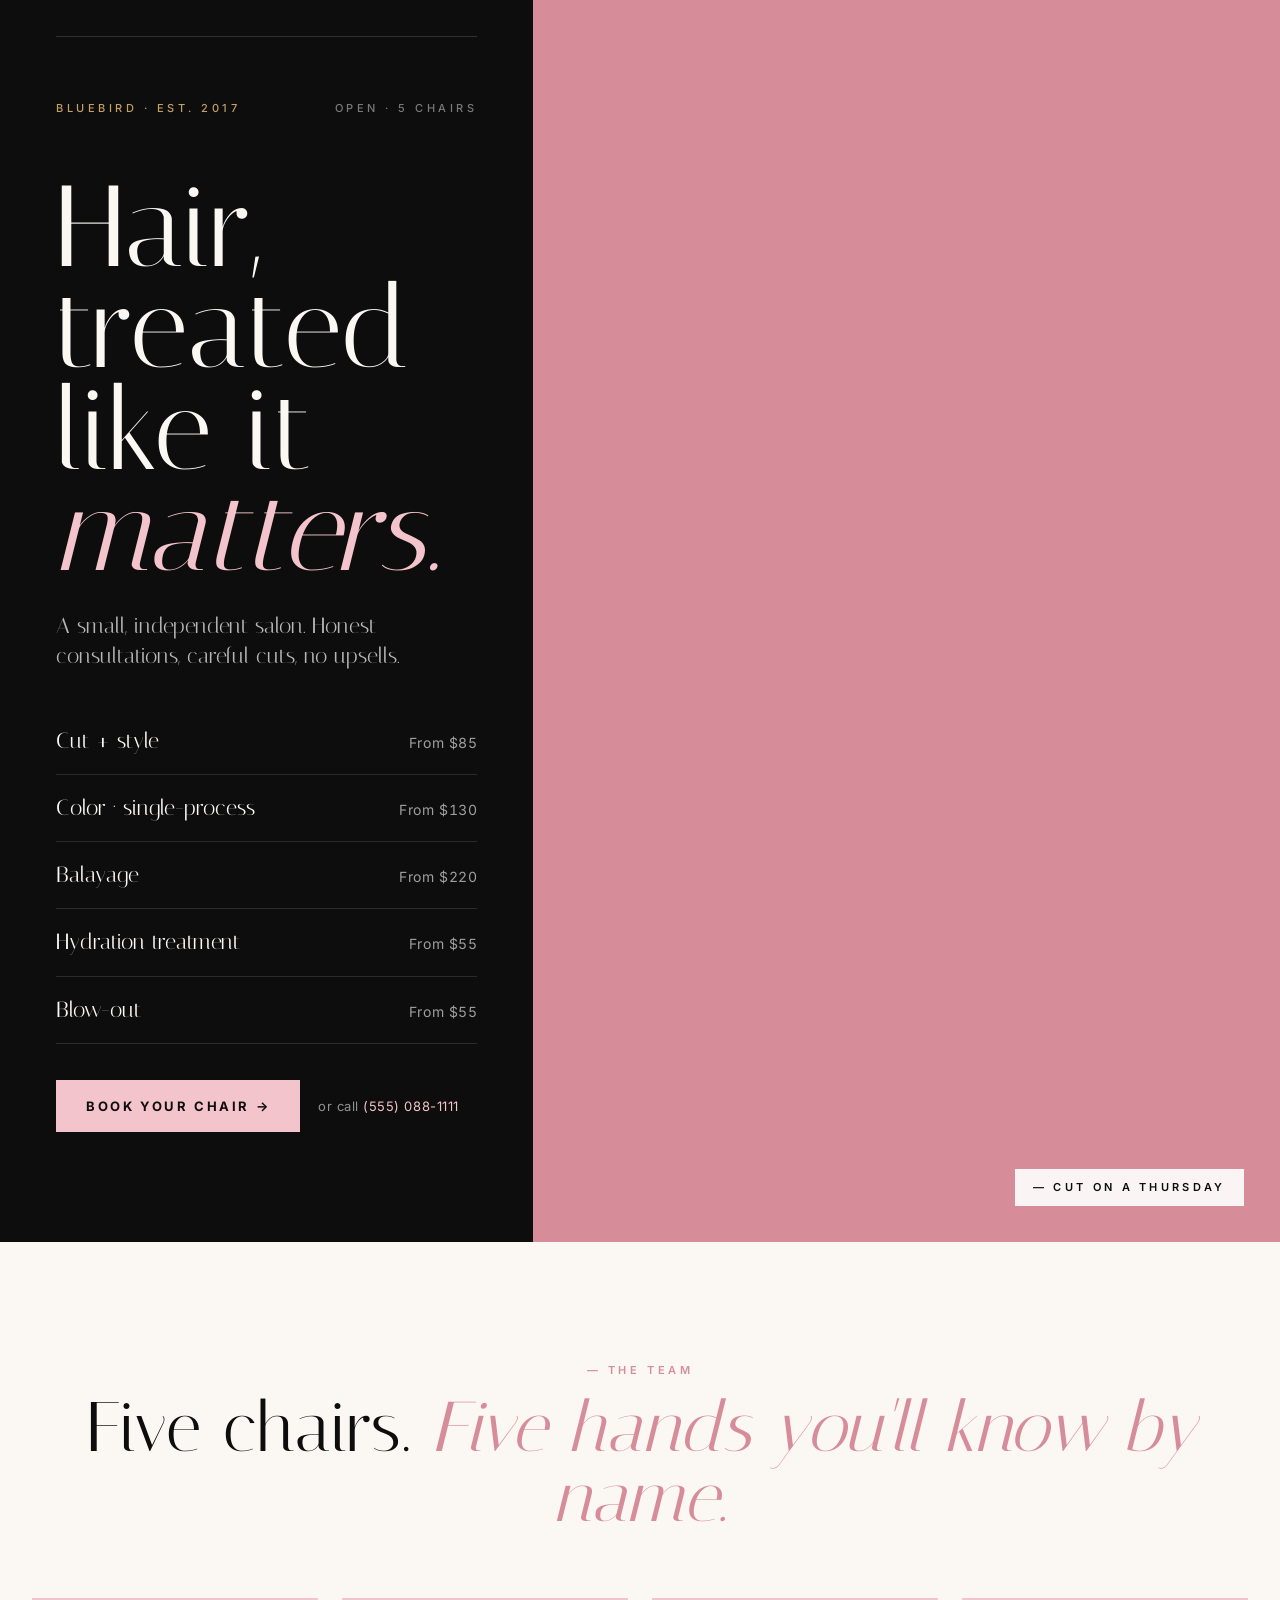
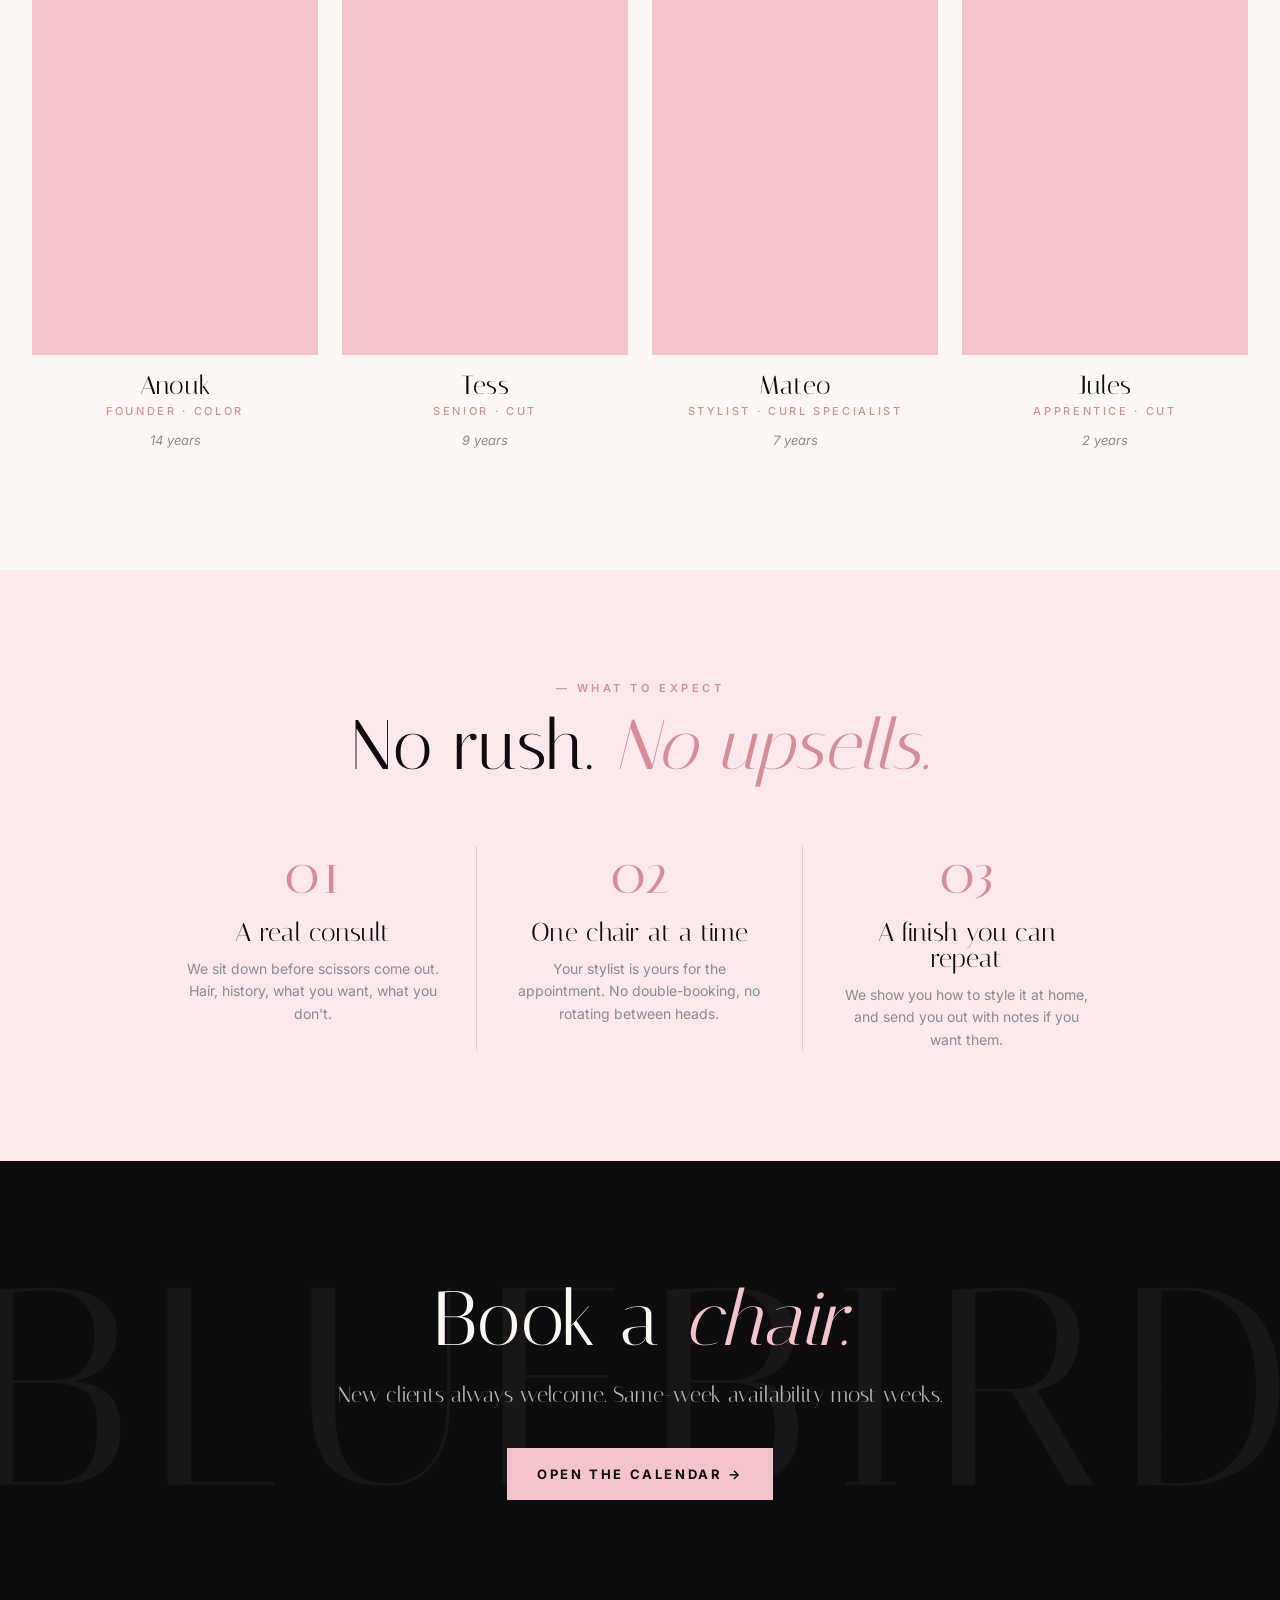
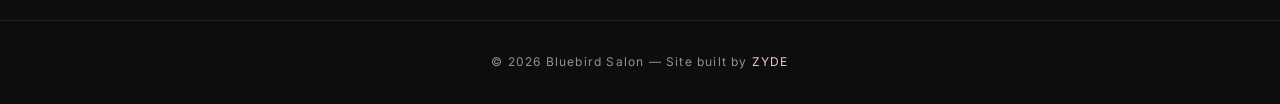
<file: sites/bluebird-salon.html>
<!DOCTYPE html>
<html lang="en">
<head>
<meta charset="UTF-8" />
<meta name="viewport" content="width=device-width, initial-scale=1.0" />
<title>Bluebird Salon — Hair, treated like it matters</title>
<meta name="description" content="Bluebird Salon: cut, color, and care from a small, independent team. Book online or walk in." />
<link rel="preconnect" href="https://fonts.googleapis.com" />
<link rel="preconnect" href="https://fonts.gstatic.com" crossorigin />
<link href="https://fonts.googleapis.com/css2?family=Italiana&family=Inter:wght@400;500;600;700&display=swap" rel="stylesheet" />
<style>
  :root {
    --ink: #0d0d0e;
    --black: #1a1a1c;
    --pink: #f4c4cc;
    --pink-deep: #d68d99;
    --blush: #fbe9ec;
    --gold: #c4a065;
    --cream: #fbf8f4;
    --muted: #8a8a90;
  }
  * { box-sizing: border-box; margin: 0; padding: 0; }
  body { font-family: 'Inter', sans-serif; background: var(--cream); color: var(--ink); line-height: 1.55; }
  .container { max-width: 1280px; margin: 0 auto; padding: 0 32px; }
  a { color: inherit; text-decoration: none; }
  h1, h2, h3, .display { font-family: 'Italiana', serif; font-weight: 400; line-height: 1.0; letter-spacing: 0.005em; }

  /* SPLIT-SCREEN HERO */
  .split {
    display: grid;
    grid-template-columns: 5fr 7fr;
    min-height: 100vh;
  }
  .split-left {
    background: var(--ink); color: var(--cream);
    padding: 50px 56px;
    display: flex; flex-direction: column;
    position: relative;
  }
  .split-left::before {
    content: ""; position: absolute; top: 36px; left: 56px; right: 56px;
    height: 1px; background: rgba(255,255,255,0.15);
  }
  .brand-line {
    display: flex; justify-content: space-between; align-items: baseline;
    padding-top: 50px;
    font-size: 11px; letter-spacing: 0.32em; text-transform: uppercase; color: var(--gold);
    font-weight: 500;
  }
  .brand-line .meta { color: rgba(255,255,255,0.45); }
  .split-title-wrap { flex: 1; display: flex; flex-direction: column; justify-content: center; padding: 60px 0; }
  .split-title {
    font-family: 'Italiana', serif;
    font-size: clamp(64px, 9vw, 132px);
    line-height: 0.88;
    margin-bottom: 28px;
  }
  .split-title em { color: var(--pink); font-style: italic; }
  .split-sub { font-size: 18px; color: rgba(255,255,255,0.7); max-width: 380px; margin-bottom: 36px; line-height: 1.6; font-family: 'Italiana', serif; font-size: 22px; line-height: 1.4; }

  .services-list { list-style: none; margin-bottom: 36px; }
  .services-list li {
    display: flex; justify-content: space-between; align-items: baseline;
    padding: 16px 0;
    border-bottom: 1px solid rgba(255,255,255,0.12);
    font-size: 15px;
    transition: color .2s, padding-left .2s;
  }
  .services-list li:hover { color: var(--pink); padding-left: 8px; }
  .services-list .name { font-family: 'Italiana', serif; font-size: 22px; }
  .services-list .price { font-family: 'Inter', sans-serif; font-size: 14px; color: rgba(255,255,255,0.6); letter-spacing: 0.04em; font-variant-numeric: tabular-nums; }

  .split-cta-row { display: flex; align-items: center; gap: 18px; }
  .btn-gold {
    display: inline-flex; align-items: center; gap: 10px;
    padding: 16px 30px;
    background: var(--pink); color: var(--ink);
    font-size: 13px; font-weight: 700; letter-spacing: 0.2em; text-transform: uppercase;
    border-radius: 0;
    transition: background .2s;
  }
  .btn-gold:hover { background: var(--gold); color: var(--cream); }
  .split-phone { font-size: 13px; color: rgba(255,255,255,0.55); letter-spacing: 0.04em; }
  .split-phone a { color: var(--pink); }

  .split-right {
    background: url('https://images.unsplash.com/photo-1487412947147-5cebf100ffc2?w=1400&q=80&auto=format&fit=crop') center/cover #d68d99;
    position: relative;
  }
  .split-right::after {
    content: "— Cut on a Thursday";
    position: absolute; bottom: 36px; right: 36px;
    background: rgba(255,255,255,0.9); color: var(--ink);
    padding: 10px 18px;
    font-size: 11px; letter-spacing: 0.3em; text-transform: uppercase; font-weight: 600;
    backdrop-filter: blur(4px);
  }

  /* STYLISTS */
  .stylists { padding: 120px 0; background: var(--cream); }
  .section-eyebrow { font-size: 11px; letter-spacing: 0.32em; text-transform: uppercase; color: var(--pink-deep); font-weight: 600; margin-bottom: 14px; text-align: center; }
  .section-title { text-align: center; font-size: clamp(40px, 5.5vw, 72px); margin-bottom: 64px; }
  .section-title em { color: var(--pink-deep); font-style: italic; }
  .stylist-grid { display: grid; grid-template-columns: repeat(4, 1fr); gap: 24px; }
  .stylist { text-align: center; }
  .stylist .pic { aspect-ratio: 4/5; margin-bottom: 18px; }
  .stylist-1 .pic { background: url('https://images.unsplash.com/photo-1438761681033-6461ffad8d80?w=500&q=80&auto=format&fit=crop') center/cover #f4c4cc; }
  .stylist-2 .pic { background: url('https://images.unsplash.com/photo-1494790108377-be9c29b29330?w=500&q=80&auto=format&fit=crop') center/cover #f4c4cc; }
  .stylist-3 .pic { background: url('https://images.unsplash.com/photo-1507003211169-0a1dd7228f2d?w=500&q=80&auto=format&fit=crop') center/cover #f4c4cc; }
  .stylist-4 .pic { background: url('https://images.unsplash.com/photo-1531123897727-8f129e1688ce?w=500&q=80&auto=format&fit=crop') center/cover #f4c4cc; }
  .stylist h3 { font-family: 'Italiana', serif; font-size: 26px; margin-bottom: 4px; }
  .stylist .role { font-size: 11px; letter-spacing: 0.24em; text-transform: uppercase; color: var(--pink-deep); margin-bottom: 10px; font-weight: 500; }
  .stylist .yrs { font-size: 13px; color: var(--muted); font-style: italic; }

  /* PROCESS — 3-step horizontal */
  .process { background: var(--blush); padding: 110px 0; }
  .process-grid { display: grid; grid-template-columns: repeat(3, 1fr); gap: 0; max-width: 980px; margin: 0 auto; }
  .step {
    padding: 0 36px;
    text-align: center;
    border-right: 1px solid rgba(13, 13, 14, 0.12);
  }
  .step:last-child { border-right: 0; }
  .step .num {
    display: inline-block;
    font-family: 'Italiana', serif;
    font-size: 56px;
    color: var(--pink-deep);
    line-height: 1;
    margin-bottom: 18px;
  }
  .step h3 { font-family: 'Italiana', serif; font-size: 26px; margin-bottom: 12px; }
  .step p { font-size: 14px; color: var(--muted); line-height: 1.6; }

  /* BOOK */
  .book { padding: 120px 0; background: var(--ink); color: var(--cream); text-align: center; position: relative; overflow: hidden; }
  .book::before {
    content: "BLUEBIRD";
    position: absolute; top: 50%; left: 50%;
    transform: translate(-50%, -50%);
    font-family: 'Italiana', serif;
    font-size: clamp(120px, 22vw, 320px);
    color: rgba(244, 196, 204, 0.05);
    letter-spacing: 0.06em;
    pointer-events: none;
    white-space: nowrap;
  }
  .book .inner { position: relative; }
  .book h2 { font-size: clamp(40px, 6vw, 84px); color: var(--cream); margin-bottom: 20px; }
  .book h2 em { color: var(--pink); font-style: italic; }
  .book p { font-family: 'Italiana', serif; font-size: 22px; color: rgba(255,255,255,0.7); margin-bottom: 36px; }
  .book .btn-gold { background: var(--pink); color: var(--ink); }
  .book .btn-gold:hover { background: var(--cream); }

  .footer { padding: 32px 0; background: var(--ink); color: rgba(255,255,255,0.55); text-align: center; font-size: 12px; letter-spacing: 0.1em; border-top: 1px solid rgba(255,255,255,0.08); }
  .footer a { color: var(--pink); }

  @media (max-width: 900px) {
    .split { grid-template-columns: 1fr; }
    .split-right { min-height: 60vh; }
    .split-left { padding: 40px 28px; }
    .split-left::before { left: 28px; right: 28px; }
    .stylist-grid { grid-template-columns: repeat(2, 1fr); }
    .process-grid { grid-template-columns: 1fr; }
    .step { border-right: 0; border-bottom: 1px solid rgba(13, 13, 14, 0.12); padding: 30px 0; }
    .step:last-child { border-bottom: 0; }
  }
</style>
</head>
<body>
  <section class="split">
    <div class="split-left">
      <div class="brand-line">
        <span>BLUEBIRD · EST. 2017</span>
        <span class="meta">Open · 5 chairs</span>
      </div>
      <div class="split-title-wrap">
        <h1 class="split-title">Hair,<br/>treated like it <em>matters.</em></h1>
        <p class="split-sub">A small, independent salon. Honest consultations, careful cuts, no upsells.</p>

        <ul class="services-list">
          <li><span class="name">Cut + style</span><span class="price">From $85</span></li>
          <li><span class="name">Color · single-process</span><span class="price">From $130</span></li>
          <li><span class="name">Balayage</span><span class="price">From $220</span></li>
          <li><span class="name">Hydration treatment</span><span class="price">From $55</span></li>
          <li><span class="name">Blow-out</span><span class="price">From $55</span></li>
        </ul>

        <div class="split-cta-row">
          <a href="#" onclick="event.preventDefault(); openModal('chairModal');" class="btn-gold">Book your chair →</a>
          <span class="split-phone">or call <a href="tel:5550881111">(555) 088-1111</a></span>
        </div>
      </div>
    </div>
    <div class="split-right" aria-hidden="true"></div>
  </section>

  <section class="stylists">
    <div class="container">
      <div class="section-eyebrow">— The team</div>
      <h2 class="section-title">Five chairs. <em>Five hands you'll know by name.</em></h2>
      <div class="stylist-grid">
        <div class="stylist stylist-1">
          <div class="pic"></div>
          <h3>Anouk</h3>
          <div class="role">Founder · Color</div>
          <div class="yrs">14 years</div>
        </div>
        <div class="stylist stylist-2">
          <div class="pic"></div>
          <h3>Tess</h3>
          <div class="role">Senior · Cut</div>
          <div class="yrs">9 years</div>
        </div>
        <div class="stylist stylist-3">
          <div class="pic"></div>
          <h3>Mateo</h3>
          <div class="role">Stylist · Curl specialist</div>
          <div class="yrs">7 years</div>
        </div>
        <div class="stylist stylist-4">
          <div class="pic"></div>
          <h3>Jules</h3>
          <div class="role">Apprentice · Cut</div>
          <div class="yrs">2 years</div>
        </div>
      </div>
    </div>
  </section>

  <section class="process">
    <div class="container">
      <div class="section-eyebrow">— What to expect</div>
      <h2 class="section-title">No rush. <em>No upsells.</em></h2>
      <div class="process-grid">
        <div class="step">
          <span class="num">01</span>
          <h3>A real consult</h3>
          <p>We sit down before scissors come out. Hair, history, what you want, what you don't.</p>
        </div>
        <div class="step">
          <span class="num">02</span>
          <h3>One chair at a time</h3>
          <p>Your stylist is yours for the appointment. No double-booking, no rotating between heads.</p>
        </div>
        <div class="step">
          <span class="num">03</span>
          <h3>A finish you can repeat</h3>
          <p>We show you how to style it at home, and send you out with notes if you want them.</p>
        </div>
      </div>
    </div>
  </section>

  <section class="book" id="book">
    <div class="container inner">
      <h2>Book a <em>chair.</em></h2>
      <p>New clients always welcome. Same-week availability most weeks.</p>
      <a href="#" onclick="event.preventDefault(); openModal('chairModal');" class="btn-gold">Open the calendar →</a>
    </div>
  </section>

  <footer class="footer">
    <div class="container">
      © 2026 Bluebird Salon — Site built by <a href="../index.html">ZYDE</a>
    </div>
  </footer>

  <style>
    .modal { position: fixed; inset: 0; z-index: 1000; display: none; }
    .modal.open { display: flex; align-items: center; justify-content: center; padding: 20px; }
    .modal-backdrop { position: absolute; inset: 0; background: rgba(13, 13, 14, 0.7); backdrop-filter: blur(8px); }
    .modal-card { position: relative; background: var(--cream); color: var(--ink); max-width: 460px; width: 100%; padding: 44px 38px; border-radius: 0; max-height: 92vh; overflow-y: auto; box-shadow: 0 40px 100px -20px rgba(0,0,0,0.6); border-top: 4px solid var(--pink-deep); }
    .modal-x { position: absolute; top: 14px; right: 14px; width: 36px; height: 36px; background: transparent; border: 1px solid rgba(13, 13, 14, 0.15); border-radius: 0; font-size: 22px; cursor: pointer; color: var(--ink); display: flex; align-items: center; justify-content: center; }
    .modal-x:hover { background: var(--ink); color: var(--pink); border-color: var(--ink); }
    .modal-eyebrow { font-size: 11px; letter-spacing: 0.32em; text-transform: uppercase; font-weight: 700; margin-bottom: 14px; color: var(--pink-deep); }
    .modal-title { font-family: 'Italiana', serif; font-size: 44px; line-height: 1.0; margin-bottom: 8px; color: var(--ink); font-weight: 400; }
    .modal-title em { font-style: italic; color: var(--pink-deep); }
    .modal-sub { font-size: 14px; color: var(--muted); margin-bottom: 26px; line-height: 1.5; }
    .modal-card form { display: flex; flex-direction: column; gap: 12px; }
    .modal-card form label { display: flex; flex-direction: column; gap: 6px; font-size: 11px; letter-spacing: 0.24em; text-transform: uppercase; color: var(--ink); font-weight: 700; }
    .modal-card form input, .modal-card form select { padding: 13px 14px; border: 1px solid rgba(13, 13, 14, 0.18); font-family: inherit; font-size: 15px; border-radius: 0; background: #fff; color: var(--ink); font-weight: 400; letter-spacing: 0; text-transform: none; }
    .modal-card form input:focus, .modal-card form select:focus { outline: none; border-color: var(--pink-deep); }
    .modal-card form .row { display: grid; grid-template-columns: 1fr 1fr; gap: 12px; }
    .modal-submit { margin-top: 8px; padding: 16px 30px; background: var(--ink); color: var(--cream); border: 0; border-radius: 0; font-size: 12px; font-weight: 700; letter-spacing: 0.24em; text-transform: uppercase; cursor: pointer; font-family: inherit; }
    .modal-submit:hover { background: var(--pink-deep); }
    .modal-success { text-align: center; padding: 16px 0; }
    .modal-success .check { display: inline-flex; align-items: center; justify-content: center; width: 64px; height: 64px; border-radius: 50%; background: var(--pink); color: var(--ink); font-size: 32px; margin-bottom: 22px; }
    .modal-success p { color: var(--muted); margin-top: 10px; font-family: 'Italiana', serif; font-size: 18px; line-height: 1.55; }
    .modal-done-btn { margin-top: 24px; padding: 12px 26px; background: transparent; border: 1px solid var(--ink); border-radius: 0; cursor: pointer; font-size: 11px; letter-spacing: 0.24em; text-transform: uppercase; font-weight: 700; color: var(--ink); font-family: inherit; }
    .modal-done-btn:hover { background: var(--ink); color: var(--cream); }
  </style>

  <div class="modal" id="chairModal" role="dialog" aria-modal="true">
    <div class="modal-backdrop"></div>
    <div class="modal-card">
      <button class="modal-x" onclick="closeModal('chairModal')">×</button>
      <div class="modal-body">
        <div class="modal-eyebrow">— Book a chair</div>
        <h3 class="modal-title">Let's get you <em>in.</em></h3>
        <p class="modal-sub">We'll confirm by text within an hour. No deposit, no card on file.</p>
        <form data-success="<h3 class='modal-title'>Chair booked, <em>{name}!</em></h3><p>Your {service} with {stylist} is held for {date} at {time}. Confirmation coming to {phone}.</p>">
          <label>Your name<input name="name" type="text" required></label>
          <label>Phone<input name="phone" type="tel" required placeholder="(555) 123-4567"></label>
          <label>Service<select name="service" required>
            <option>Cut + style — from $85</option>
            <option>Color · single-process — from $130</option>
            <option>Balayage — from $220</option>
            <option>Hydration treatment — from $55</option>
            <option>Blow-out — from $55</option>
          </select></label>
          <label>Stylist<select name="stylist" required>
            <option>No preference</option>
            <option>Anouk — founder, color</option>
            <option>Tess — senior, cut</option>
            <option>Mateo — curl specialist</option>
            <option>Jules — apprentice, cut</option>
          </select></label>
          <div class="row">
            <label>Date<input name="date" type="date" required></label>
            <label>Time<select name="time" required>
              <option>10:00 am</option><option>11:00 am</option><option>12:30 pm</option>
              <option>2:00 pm</option><option>3:30 pm</option><option>5:00 pm</option>
              <option>6:30 pm</option>
            </select></label>
          </div>
          <button type="submit" class="modal-submit">Book the chair →</button>
        </form>
      </div>
    </div>
  </div>

  <script>
    function openModal(id) { document.getElementById(id).classList.add('open'); document.body.style.overflow = 'hidden'; }
    function closeModal(id) {
      const m = document.getElementById(id);
      m.classList.remove('open'); document.body.style.overflow = '';
      setTimeout(() => { if (m.dataset.original) m.querySelector('.modal-body').innerHTML = m.dataset.original; }, 300);
    }
    document.querySelectorAll('.modal').forEach(m => { m.dataset.original = m.querySelector('.modal-body').innerHTML; });
    document.addEventListener('click', (e) => { if (e.target.classList.contains('modal-backdrop')) { const m = e.target.closest('.modal'); if (m) closeModal(m.id); } });
    document.addEventListener('keydown', (e) => { if (e.key === 'Escape') document.querySelectorAll('.modal.open').forEach(m => closeModal(m.id)); });
    document.addEventListener('submit', (e) => {
      if (!e.target.matches('.modal form')) return;
      e.preventDefault();
      const form = e.target, modal = form.closest('.modal'), data = new FormData(form);
      let html = form.dataset.success || '<h3>Done!</h3>';
      for (const [k, v] of data.entries()) html = html.replace(new RegExp('\\{' + k + '\\}', 'g'), v || '');
      modal.querySelector('.modal-body').innerHTML = `<div class="modal-success"><div class="check">✓</div>${html}<button class="modal-done-btn" onclick="closeModal('${modal.id}')">Close</button></div>`;
    });
  </script>
</body>
</html>
</file>
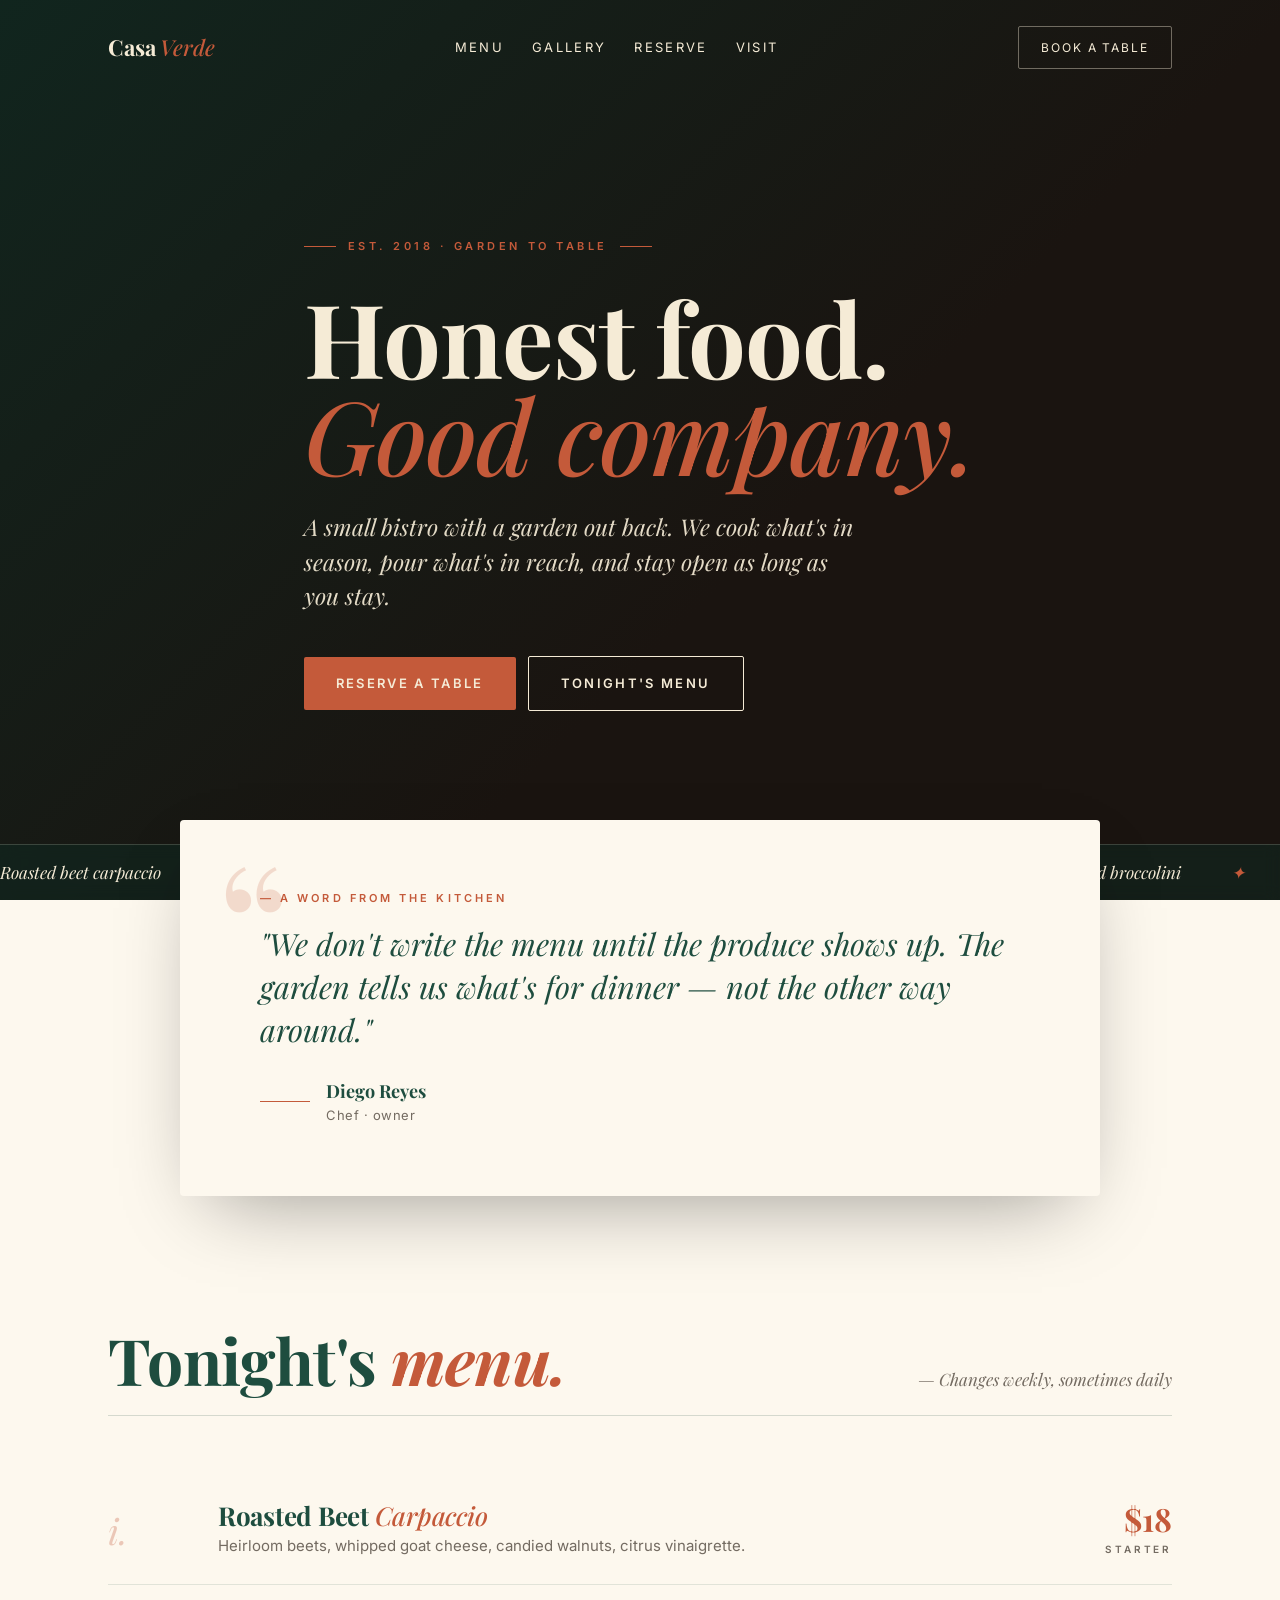
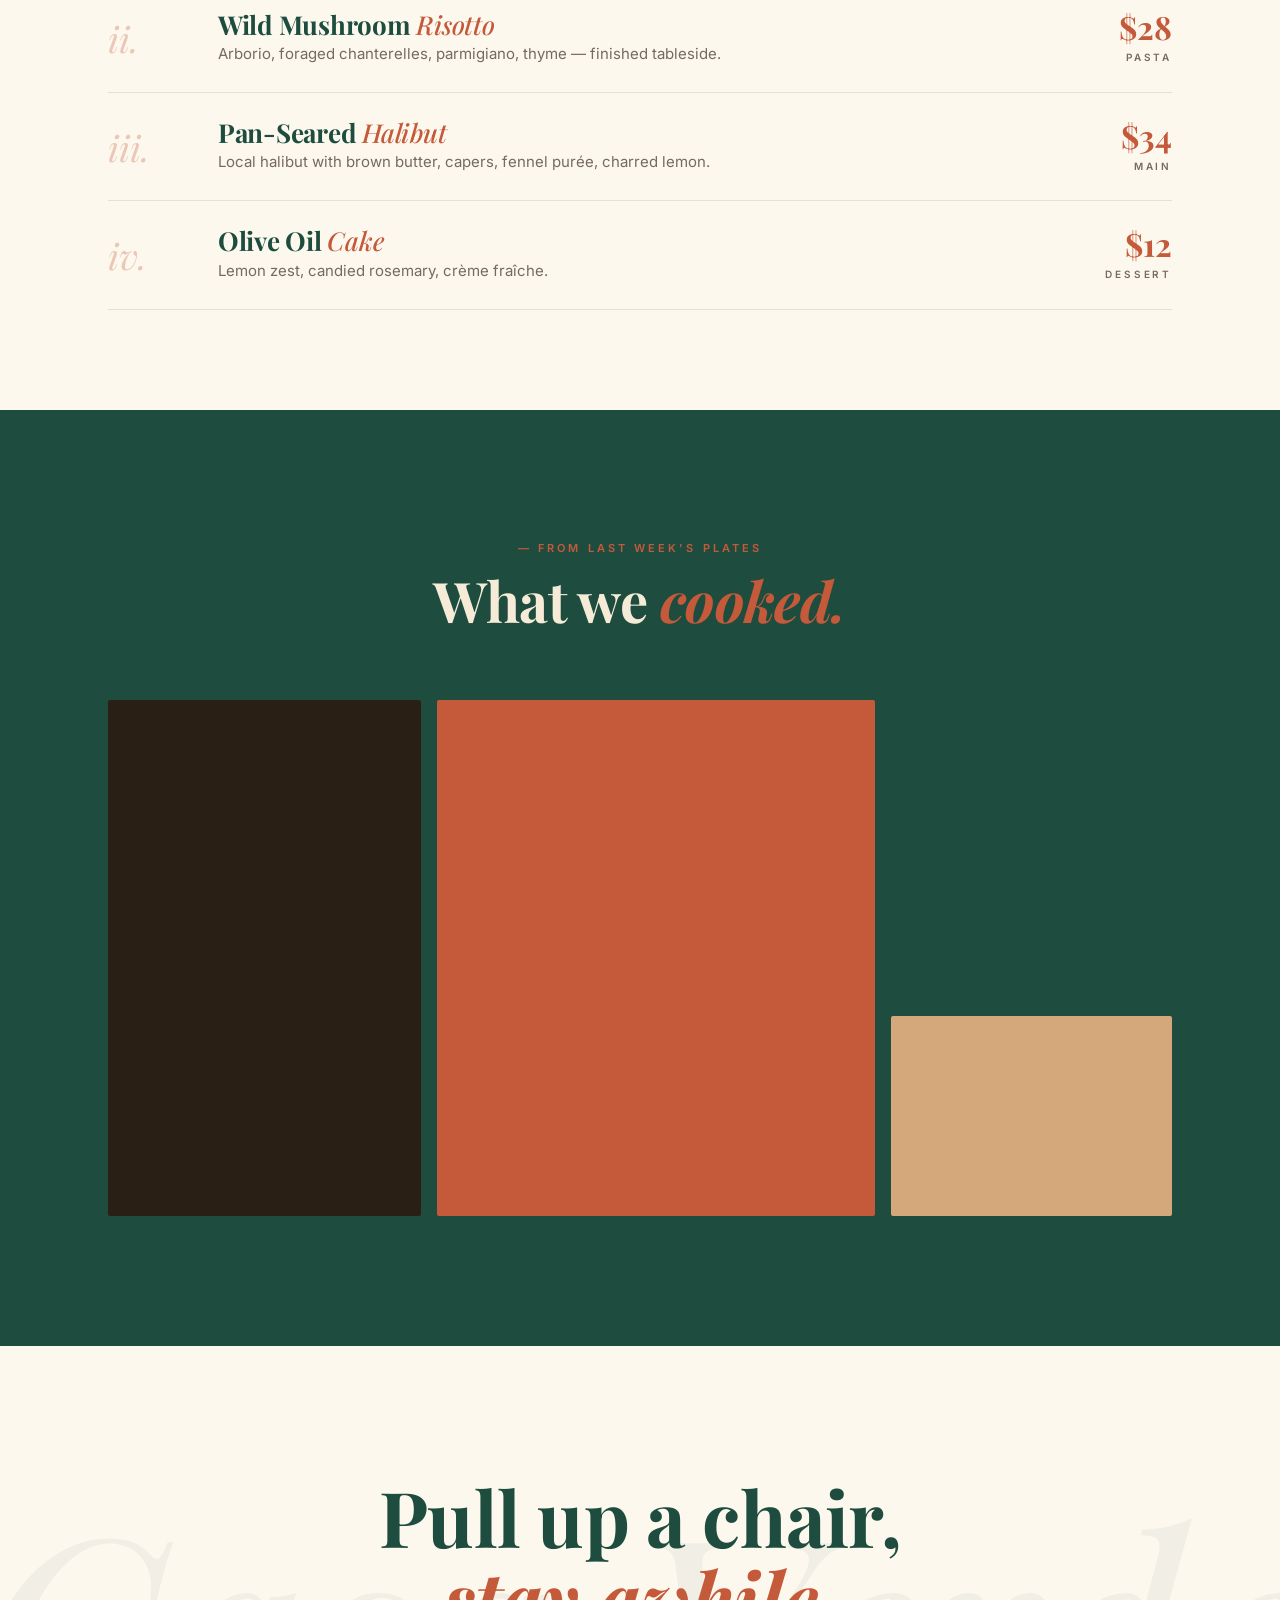
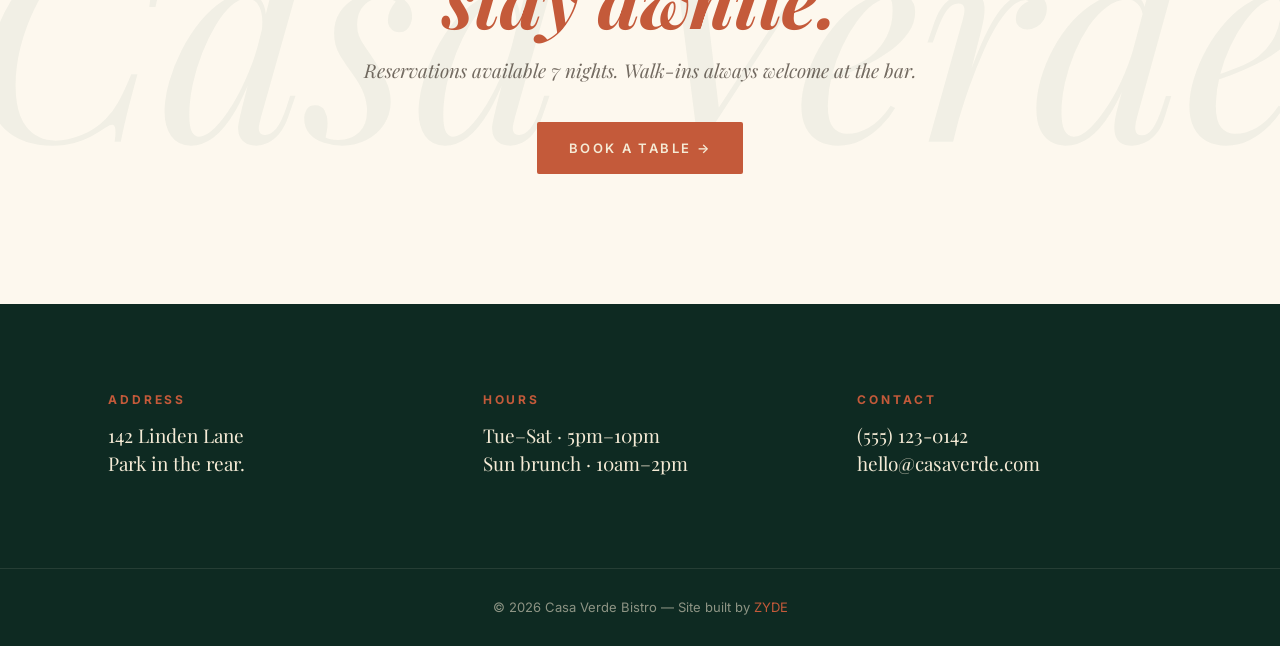
<file: sites/casa-verde.html>
<!DOCTYPE html>
<html lang="en">
<head>
<meta charset="UTF-8" />
<meta name="viewport" content="width=device-width, initial-scale=1.0" />
<title>Casa Verde Bistro — Garden-to-table dining</title>
<meta name="description" content="Casa Verde Bistro: seasonal garden-to-table cooking in a warm neighborhood bistro." />
<link rel="preconnect" href="https://fonts.googleapis.com" />
<link rel="preconnect" href="https://fonts.gstatic.com" crossorigin />
<link href="https://fonts.googleapis.com/css2?family=Playfair+Display:ital,wght@0,500;0,700;1,500&family=Inter:wght@400;500;600&display=swap" rel="stylesheet" />
<style>
  :root {
    --green: #1e4d3f;
    --green-dark: #0e2a22;
    --terra: #c45a3a;
    --cream: #f5ebd6;
    --warm: #fdf8ee;
    --ink: #2a1f15;
    --muted: rgba(42, 31, 21, 0.65);
  }
  * { box-sizing: border-box; margin: 0; padding: 0; }
  body { font-family: 'Inter', sans-serif; background: var(--warm); color: var(--ink); line-height: 1.6; }
  .container { max-width: 1120px; margin: 0 auto; padding: 0 28px; }
  h1, h2, h3 { font-family: 'Playfair Display', serif; font-weight: 700; line-height: 1.05; letter-spacing: -0.01em; }
  a { color: inherit; text-decoration: none; }

  /* FLOATING NAV */
  .nav {
    position: absolute; top: 0; left: 0; right: 0; z-index: 20;
    padding: 26px 0;
  }
  .nav-inner { display: flex; align-items: center; justify-content: space-between; }
  .logo { font-family: 'Playfair Display', serif; font-size: 22px; font-weight: 700; color: var(--cream); letter-spacing: -0.005em; }
  .logo em { color: var(--terra); font-style: italic; font-weight: 500; }
  .nav-links { display: flex; gap: 28px; font-size: 13px; text-transform: uppercase; letter-spacing: 0.18em; color: var(--cream); }
  .nav-links a:hover { color: var(--terra); }
  .nav-cta { padding: 11px 22px; border: 1px solid rgba(245, 235, 214, 0.4); color: var(--cream); font-size: 12px; letter-spacing: 0.16em; text-transform: uppercase; border-radius: 2px; }
  .nav-cta:hover { background: var(--cream); color: var(--green); border-color: var(--cream); }

  /* FULL-BLEED CINEMATIC HERO */
  .hero {
    position: relative;
    min-height: 100vh;
    background: url('https://images.unsplash.com/photo-1414235077428-338989a2e8c0?w=1800&q=80&auto=format&fit=crop') center/cover #1a1410;
    color: var(--cream);
    display: flex; align-items: center;
    overflow: hidden;
  }
  .hero::before {
    content: ""; position: absolute; inset: 0;
    background: linear-gradient(135deg, rgba(14, 42, 34, 0.78) 0%, rgba(26, 20, 16, 0.5) 60%, rgba(26, 20, 16, 0.85) 100%);
  }
  .hero-inner { position: relative; z-index: 2; max-width: 720px; padding: 120px 0 80px; }
  .hero-eyebrow {
    display: inline-flex; align-items: center; gap: 12px;
    font-size: 11px; letter-spacing: 0.32em; text-transform: uppercase; color: var(--terra);
    margin-bottom: 32px; font-weight: 600;
  }
  .hero-eyebrow::before, .hero-eyebrow::after { content: ""; width: 32px; height: 1px; background: var(--terra); }
  .hero h1 {
    font-size: clamp(56px, 8vw, 110px);
    line-height: 0.95;
    margin-bottom: 28px;
    color: var(--cream);
  }
  .hero h1 em { color: var(--terra); font-style: italic; font-weight: 500; }
  .hero p {
    font-family: 'Playfair Display', serif; font-style: italic;
    font-size: clamp(19px, 1.8vw, 24px);
    line-height: 1.5;
    color: rgba(245, 235, 214, 0.92);
    max-width: 560px;
    margin-bottom: 42px;
  }
  .btn { display: inline-flex; align-items: center; gap: 10px; padding: 16px 32px; background: var(--terra); color: var(--cream); text-decoration: none; font-weight: 600; font-size: 13px; letter-spacing: 0.18em; text-transform: uppercase; border-radius: 2px; transition: background .2s, transform .15s; }
  .btn:hover { background: var(--cream); color: var(--green); transform: translateY(-2px); }
  .btn-secondary { background: transparent; color: var(--cream); border: 1px solid var(--cream); margin-left: 8px; }
  .btn-secondary:hover { background: var(--cream); color: var(--green); }

  .hero-marquee {
    position: absolute; bottom: 0; left: 0; right: 0; z-index: 2;
    background: rgba(14, 42, 34, 0.5); backdrop-filter: blur(8px);
    border-top: 1px solid rgba(245, 235, 214, 0.18);
    padding: 14px 0;
    color: var(--cream);
    font-family: 'Playfair Display', serif; font-style: italic;
    overflow: hidden;
    white-space: nowrap;
  }
  .hero-marquee .track {
    display: inline-flex; gap: 36px; animation: scroll 30s linear infinite; font-size: 17px;
  }
  .hero-marquee .track span { display: inline-flex; align-items: center; gap: 14px; }
  .hero-marquee .track span::after { content: "✦"; color: var(--terra); margin-left: 36px; }
  @keyframes scroll { 0% { transform: translateX(0); } 100% { transform: translateX(-50%); } }

  /* CHEF STORY — large overlapping card */
  .chef-story {
    margin: -80px auto 0; position: relative; z-index: 3;
    background: var(--warm); border-radius: 4px;
    box-shadow: 0 30px 80px -30px rgba(0,0,0,0.4);
    padding: 70px 80px;
    max-width: 920px;
  }
  .chef-story::before {
    content: "“"; position: absolute; top: 12px; left: 36px;
    font-family: 'Playfair Display', serif;
    font-size: 180px; color: var(--terra); opacity: 0.18; line-height: 1;
  }
  .chef-eyebrow { font-size: 11px; letter-spacing: 0.28em; text-transform: uppercase; color: var(--terra); font-weight: 600; margin-bottom: 14px; }
  .chef-story blockquote {
    font-family: 'Playfair Display', serif; font-style: italic;
    font-size: clamp(22px, 2.4vw, 32px); line-height: 1.4;
    color: var(--green);
    margin-bottom: 26px;
  }
  .chef-sig { display: flex; align-items: center; gap: 16px; }
  .chef-sig .name { font-family: 'Playfair Display', serif; font-weight: 700; color: var(--green); font-size: 18px; }
  .chef-sig .role { font-size: 13px; color: var(--muted); letter-spacing: 0.04em; }
  .chef-sig::before { content: ""; width: 50px; height: 1px; background: var(--terra); }

  /* TONIGHT'S MENU — text-led featured list */
  .tonight { padding: 130px 0 100px; }
  .tonight-head { display: flex; justify-content: space-between; align-items: flex-end; margin-bottom: 60px; padding-bottom: 22px; border-bottom: 1px solid rgba(30, 77, 63, 0.18); flex-wrap: wrap; gap: 20px; }
  .tonight-head h2 { font-size: clamp(40px, 5vw, 64px); color: var(--green); }
  .tonight-head h2 em { color: var(--terra); font-style: italic; }
  .tonight-head .meta { font-family: 'Playfair Display', serif; font-style: italic; font-size: 17px; color: var(--muted); }

  .dishes { display: flex; flex-direction: column; gap: 0; }
  .dish {
    display: grid;
    grid-template-columns: 80px 1fr auto;
    gap: 30px;
    align-items: center;
    padding: 26px 0;
    border-bottom: 1px solid rgba(30, 77, 63, 0.12);
    transition: background .2s, padding-left .2s;
  }
  .dish:hover { background: var(--cream); padding-left: 18px; }
  .dish .price-block { text-align: right; }
  .dish .price { font-family: 'Playfair Display', serif; font-size: 32px; color: var(--terra); font-weight: 700; line-height: 1; }
  .dish .course { font-size: 10px; letter-spacing: 0.28em; text-transform: uppercase; color: var(--muted); font-weight: 600; margin-top: 6px; }
  .dish-number { font-family: 'Playfair Display', serif; font-style: italic; font-size: 36px; color: var(--terra); opacity: 0.3; line-height: 1; }
  .dish h3 { font-size: 26px; color: var(--green); margin-bottom: 4px; }
  .dish h3 em { color: var(--terra); font-style: italic; font-weight: 500; }
  .dish p { color: var(--muted); font-size: 15px; }

  /* GALLERY — asymmetric 3-photo grid */
  .gallery { background: var(--green); color: var(--cream); padding: 130px 0; }
  .gallery-head { text-align: center; margin-bottom: 70px; }
  .gallery-head .eb { color: var(--terra); font-size: 11px; letter-spacing: 0.28em; text-transform: uppercase; font-weight: 600; margin-bottom: 14px; }
  .gallery-head h2 { font-size: clamp(36px, 5vw, 56px); color: var(--cream); }
  .gallery-head h2 em { color: var(--terra); font-style: italic; }

  .gallery-grid {
    display: grid;
    grid-template-columns: 1fr 1.4fr 0.9fr;
    grid-template-rows: 300px 200px;
    gap: 16px;
  }
  .g-img {
    background-size: cover; background-position: center;
    border-radius: 2px;
  }
  .g-img-1 { grid-row: 1 / 3; background-image: url('https://images.unsplash.com/photo-1517248135467-4c7edcad34c4?w=900&q=80&auto=format&fit=crop'); background-color: #2a1f15; }
  .g-img-2 { background-image: url('https://images.unsplash.com/photo-1466978913421-dad2ebd01d17?w=900&q=80&auto=format&fit=crop'); background-color: #1e4d3f; }
  .g-img-3 { grid-row: 1 / 3; background-image: url('https://images.unsplash.com/photo-1555396273-367ea4eb4db5?w=600&q=80&auto=format&fit=crop'); background-color: #c45a3a; }
  .g-img-4 { background-image: url('https://images.unsplash.com/photo-1546069901-ba9599a7e63c?w=900&q=80&auto=format&fit=crop'); background-color: #d4a87a; }

  /* RESERVE */
  .reserve { background: var(--warm); color: var(--green); text-align: center; padding: 130px 0; position: relative; overflow: hidden; }
  .reserve::before {
    content: "Casa Verde"; position: absolute; top: 50%; left: 50%;
    transform: translate(-50%, -50%);
    font-family: 'Playfair Display', serif; font-style: italic;
    font-size: clamp(120px, 22vw, 320px);
    color: rgba(30, 77, 63, 0.05);
    pointer-events: none; white-space: nowrap;
  }
  .reserve .inner { position: relative; }
  .reserve h2 { font-size: clamp(44px, 6vw, 80px); margin-bottom: 18px; color: var(--green); }
  .reserve h2 em { color: var(--terra); font-style: italic; }
  .reserve p { font-family: 'Playfair Display', serif; font-style: italic; font-size: 19px; color: var(--muted); margin-bottom: 36px; }

  /* VISIT */
  .visit { padding: 90px 0; background: var(--green-dark); color: var(--cream); }
  .visit-grid { display: grid; grid-template-columns: repeat(3, 1fr); gap: 60px; }
  .visit-cell h3 { color: var(--terra); font-size: 12px; letter-spacing: 0.24em; text-transform: uppercase; margin-bottom: 14px; font-family: 'Inter', sans-serif; font-weight: 700; }
  .visit-cell p { font-family: 'Playfair Display', serif; font-size: 19px; line-height: 1.5; color: var(--cream); }

  .footer { padding: 28px 0; background: var(--green-dark); color: rgba(245, 235, 214, 0.55); text-align: center; font-size: 13px; border-top: 1px solid rgba(245, 235, 214, 0.1); }
  .footer a { color: var(--terra); }

  @media (max-width: 760px) {
    .chef-story { padding: 50px 28px; margin: -50px 16px 0; }
    .chef-story::before { font-size: 100px; }
    .dish { grid-template-columns: 50px 1fr; gap: 16px; }
    .dish .price-block { grid-column: 1 / -1; text-align: left; }
    .dish .price-block .course { display: inline; margin-left: 14px; }
    .dish-number { font-size: 24px; }
    .gallery-grid { grid-template-columns: 1fr; grid-template-rows: repeat(4, 220px); }
    .g-img-1, .g-img-3 { grid-row: auto; }
    .visit-grid { grid-template-columns: 1fr; gap: 30px; }
    .nav-links { display: none; }
  }
</style>
</head>
<body>
  <header class="nav">
    <div class="container nav-inner">
      <div class="logo">Casa <em>Verde</em></div>
      <nav class="nav-links">
        <a href="#menu">Menu</a>
        <a href="#gallery">Gallery</a>
        <a href="#reserve">Reserve</a>
        <a href="#visit">Visit</a>
      </nav>
      <a href="#" onclick="event.preventDefault(); openModal('rsvModal');" class="nav-cta">Book a table</a>
    </div>
  </header>

  <section class="hero">
    <div class="container hero-inner">
      <div class="hero-eyebrow">Est. 2018 · Garden to table</div>
      <h1>Honest food.<br/><em>Good company.</em></h1>
      <p>A small bistro with a garden out back. We cook what's in season, pour what's in reach, and stay open as long as you stay.</p>
      <a href="#" onclick="event.preventDefault(); openModal('rsvModal');" class="btn">Reserve a table</a>
      <a href="#menu" class="btn btn-secondary">Tonight's menu</a>
    </div>
    <div class="hero-marquee" aria-hidden="true">
      <div class="track">
        <span>Roasted beet carpaccio</span>
        <span>Pan-seared halibut</span>
        <span>Wild mushroom risotto</span>
        <span>House-pulled mozzarella</span>
        <span>Charred broccolini</span>
        <span>Olive oil cake</span>
        <span>Roasted beet carpaccio</span>
        <span>Pan-seared halibut</span>
        <span>Wild mushroom risotto</span>
        <span>House-pulled mozzarella</span>
        <span>Charred broccolini</span>
        <span>Olive oil cake</span>
      </div>
    </div>
  </section>

  <section class="container">
    <div class="chef-story">
      <div class="chef-eyebrow">— A word from the kitchen</div>
      <blockquote>"We don't write the menu until the produce shows up. The garden tells us what's for dinner — not the other way around."</blockquote>
      <div class="chef-sig">
        <div>
          <div class="name">Diego Reyes</div>
          <div class="role">Chef · owner</div>
        </div>
      </div>
    </div>
  </section>

  <section class="tonight" id="menu">
    <div class="container">
      <div class="tonight-head">
        <h2>Tonight's <em>menu.</em></h2>
        <div class="meta">— Changes weekly, sometimes daily</div>
      </div>
      <div class="dishes">
        <div class="dish">
          <div class="dish-number">i.</div>
          <div>
            <h3>Roasted Beet <em>Carpaccio</em></h3>
            <p>Heirloom beets, whipped goat cheese, candied walnuts, citrus vinaigrette.</p>
          </div>
          <div class="price-block">
            <div class="price">$18</div>
            <div class="course">Starter</div>
          </div>
        </div>
        <div class="dish">
          <div class="dish-number">ii.</div>
          <div>
            <h3>Wild Mushroom <em>Risotto</em></h3>
            <p>Arborio, foraged chanterelles, parmigiano, thyme — finished tableside.</p>
          </div>
          <div class="price-block">
            <div class="price">$28</div>
            <div class="course">Pasta</div>
          </div>
        </div>
        <div class="dish">
          <div class="dish-number">iii.</div>
          <div>
            <h3>Pan-Seared <em>Halibut</em></h3>
            <p>Local halibut with brown butter, capers, fennel purée, charred lemon.</p>
          </div>
          <div class="price-block">
            <div class="price">$34</div>
            <div class="course">Main</div>
          </div>
        </div>
        <div class="dish">
          <div class="dish-number">iv.</div>
          <div>
            <h3>Olive Oil <em>Cake</em></h3>
            <p>Lemon zest, candied rosemary, crème fraîche.</p>
          </div>
          <div class="price-block">
            <div class="price">$12</div>
            <div class="course">Dessert</div>
          </div>
        </div>
      </div>
    </div>
  </section>

  <section class="gallery" id="gallery">
    <div class="container">
      <div class="gallery-head">
        <div class="eb">— From last week's plates</div>
        <h2>What we <em>cooked.</em></h2>
      </div>
      <div class="gallery-grid">
        <div class="g-img g-img-1" aria-hidden="true"></div>
        <div class="g-img g-img-2" aria-hidden="true"></div>
        <div class="g-img g-img-3" aria-hidden="true"></div>
        <div class="g-img g-img-4" aria-hidden="true"></div>
      </div>
    </div>
  </section>

  <section class="reserve" id="reserve">
    <div class="container inner">
      <h2>Pull up a chair,<br/><em>stay awhile.</em></h2>
      <p>Reservations available 7 nights. Walk-ins always welcome at the bar.</p>
      <a href="#" onclick="event.preventDefault(); openModal('rsvModal');" class="btn">Book a table →</a>
    </div>
  </section>

  <section class="visit" id="visit">
    <div class="container visit-grid">
      <div class="visit-cell">
        <h3>Address</h3>
        <p>142 Linden Lane<br/>Park in the rear.</p>
      </div>
      <div class="visit-cell">
        <h3>Hours</h3>
        <p>Tue–Sat · 5pm–10pm<br/>Sun brunch · 10am–2pm</p>
      </div>
      <div class="visit-cell">
        <h3>Contact</h3>
        <p>(555) 123-0142<br/>hello@casaverde.com</p>
      </div>
    </div>
  </section>

  <footer class="footer">
    <div class="container">
      © 2026 Casa Verde Bistro — Site built by <a href="../index.html">ZYDE</a>
    </div>
  </footer>

  <!-- RESERVATION MODAL -->
  <style>
    .modal { position: fixed; inset: 0; z-index: 1000; display: none; }
    .modal.open { display: flex; align-items: center; justify-content: center; padding: 20px; }
    .modal-backdrop { position: absolute; inset: 0; background: rgba(14, 42, 34, 0.65); backdrop-filter: blur(8px); -webkit-backdrop-filter: blur(8px); }
    .modal-card { position: relative; background: var(--warm); color: var(--ink); max-width: 460px; width: 100%; padding: 44px 38px; border-radius: 4px; max-height: 92vh; overflow-y: auto; box-shadow: 0 40px 100px -20px rgba(0,0,0,0.5); border-top: 4px solid var(--terra); }
    .modal-x { position: absolute; top: 14px; right: 14px; width: 36px; height: 36px; background: rgba(0,0,0,0.05); border: 0; border-radius: 50%; font-size: 22px; cursor: pointer; color: var(--green); line-height: 1; display: flex; align-items: center; justify-content: center; }
    .modal-x:hover { background: var(--terra); color: var(--cream); }
    .modal-eyebrow { font-size: 11px; letter-spacing: 0.28em; text-transform: uppercase; font-weight: 600; margin-bottom: 14px; color: var(--terra); }
    .modal-title { font-family: 'Playfair Display', serif; font-size: 34px; line-height: 1.05; margin-bottom: 8px; color: var(--green); font-weight: 700; }
    .modal-title em { color: var(--terra); font-style: italic; }
    .modal-sub { font-size: 14px; color: var(--muted); margin-bottom: 26px; }
    .modal-card form { display: flex; flex-direction: column; gap: 14px; }
    .modal-card form label { display: flex; flex-direction: column; gap: 6px; font-size: 11px; letter-spacing: 0.16em; text-transform: uppercase; color: var(--green); font-weight: 600; font-family: 'Inter', sans-serif; }
    .modal-card form input, .modal-card form select { padding: 13px 14px; border: 1px solid rgba(30, 77, 63, 0.25); font-family: inherit; font-size: 15px; border-radius: 2px; background: #fff; color: var(--ink); font-weight: 400; letter-spacing: 0; text-transform: none; }
    .modal-card form input:focus, .modal-card form select:focus { outline: none; border-color: var(--terra); }
    .modal-card form .row { display: grid; grid-template-columns: 1fr 1fr; gap: 12px; }
    .modal-submit { margin-top: 6px; padding: 15px 24px; background: var(--green); color: var(--cream); border: 0; border-radius: 2px; font-size: 13px; font-weight: 600; letter-spacing: 0.18em; text-transform: uppercase; cursor: pointer; font-family: 'Inter', sans-serif; }
    .modal-submit:hover { background: var(--terra); }
    .modal-success { text-align: center; padding: 16px 0; }
    .modal-success .check { display: inline-flex; align-items: center; justify-content: center; width: 64px; height: 64px; border-radius: 50%; background: var(--terra); color: var(--cream); font-size: 32px; margin-bottom: 22px; }
    .modal-success p { color: var(--muted); margin-top: 10px; font-family: 'Playfair Display', serif; font-style: italic; font-size: 17px; line-height: 1.55; }
    .modal-done-btn { margin-top: 26px; padding: 12px 22px; background: transparent; border: 1px solid var(--green); border-radius: 2px; cursor: pointer; font-size: 12px; letter-spacing: 0.14em; text-transform: uppercase; font-weight: 600; color: var(--green); font-family: 'Inter', sans-serif; }
    .modal-done-btn:hover { background: var(--green); color: var(--cream); }
  </style>

  <div class="modal" id="rsvModal" role="dialog" aria-modal="true" aria-labelledby="rsvTitle">
    <div class="modal-backdrop"></div>
    <div class="modal-card" role="document">
      <button class="modal-x" onclick="closeModal('rsvModal')" aria-label="Close">×</button>
      <div class="modal-body">
        <div class="modal-eyebrow">— Reservations</div>
        <h3 class="modal-title" id="rsvTitle">Reserve <em>a table.</em></h3>
        <p class="modal-sub">We'll text a confirmation as soon as we get it.</p>
        <form data-success="<h3 class='modal-title'>Table reserved, <em>{name}!</em></h3><p>We sent a confirmation to {phone}. See you on {date} at {time}, party of {party}.</p>">
          <label>Your name<input name="name" type="text" required placeholder="First and last"></label>
          <label>Phone<input name="phone" type="tel" required placeholder="(555) 123-4567"></label>
          <div class="row">
            <label>Date<input name="date" type="date" required></label>
            <label>Time<select name="time" required>
              <option>5:30 pm</option><option>6:00 pm</option><option>6:30 pm</option>
              <option>7:00 pm</option><option>7:30 pm</option><option>8:00 pm</option>
              <option>8:30 pm</option><option>9:00 pm</option>
            </select></label>
          </div>
          <label>Party of<select name="party" required>
            <option>1</option><option>2</option><option>3</option><option>4</option>
            <option>5</option><option>6+ (we'll call you)</option>
          </select></label>
          <button type="submit" class="modal-submit">Reserve table →</button>
        </form>
      </div>
    </div>
  </div>

  <script>
    function openModal(id) { document.getElementById(id).classList.add('open'); document.body.style.overflow = 'hidden'; }
    function closeModal(id) {
      const m = document.getElementById(id);
      m.classList.remove('open');
      document.body.style.overflow = '';
      // Reset the form for next open
      setTimeout(() => {
        const original = m.dataset.original;
        if (original) m.querySelector('.modal-body').innerHTML = original;
      }, 300);
    }
    // Preserve original modal-body HTML so it can be reset after submit
    document.querySelectorAll('.modal').forEach(m => { m.dataset.original = m.querySelector('.modal-body').innerHTML; });
    document.addEventListener('click', (e) => {
      if (e.target.classList.contains('modal-backdrop')) { const m = e.target.closest('.modal'); if (m) closeModal(m.id); }
    });
    document.addEventListener('keydown', (e) => {
      if (e.key === 'Escape') document.querySelectorAll('.modal.open').forEach(m => closeModal(m.id));
    });
    document.addEventListener('submit', (e) => {
      if (!e.target.matches('.modal form')) return;
      e.preventDefault();
      const form = e.target;
      const modal = form.closest('.modal');
      const data = new FormData(form);
      let html = form.dataset.success || '<h3>Done!</h3>';
      for (const [k, v] of data.entries()) html = html.replace(new RegExp('\\{' + k + '\\}', 'g'), v || '');
      modal.querySelector('.modal-body').innerHTML = `<div class="modal-success"><div class="check">✓</div>${html}<button class="modal-done-btn" onclick="closeModal('${modal.id}')">Close</button></div>`;
    });
  </script>
</body>
</html>
</file>
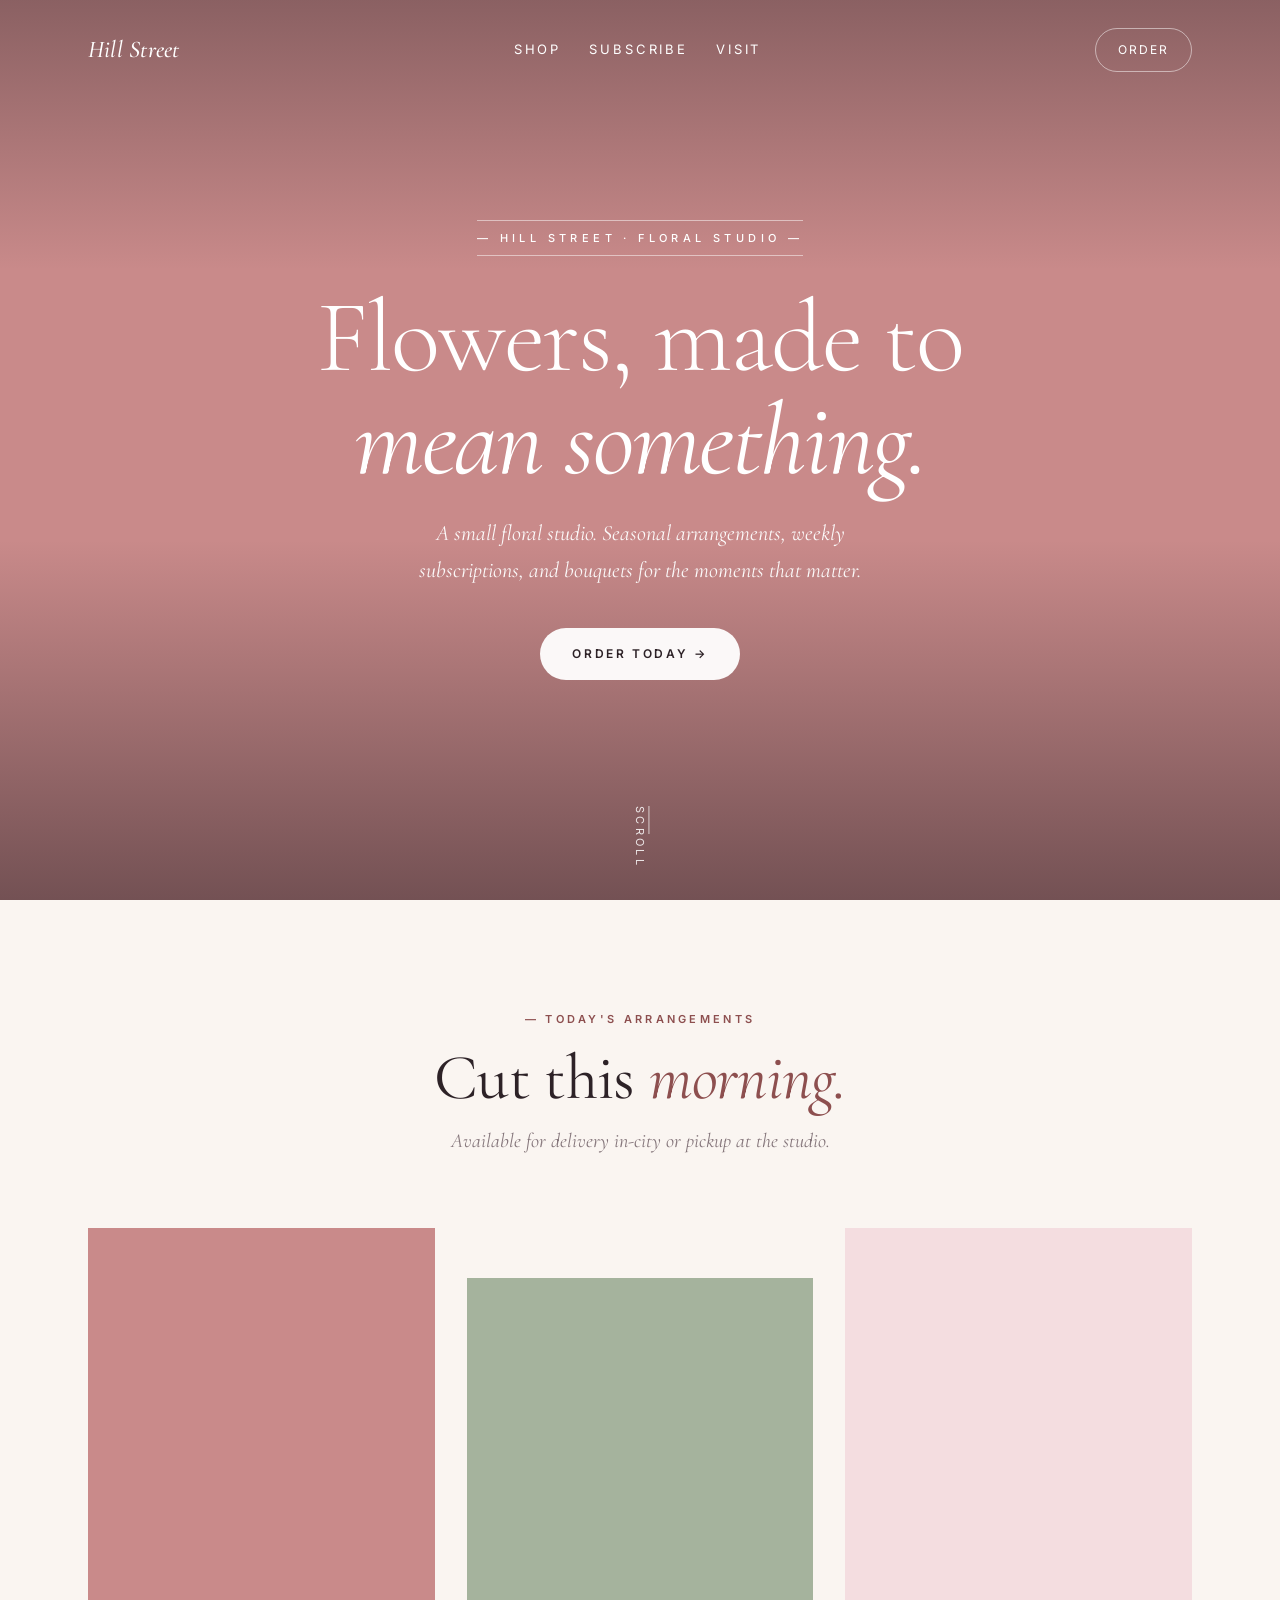
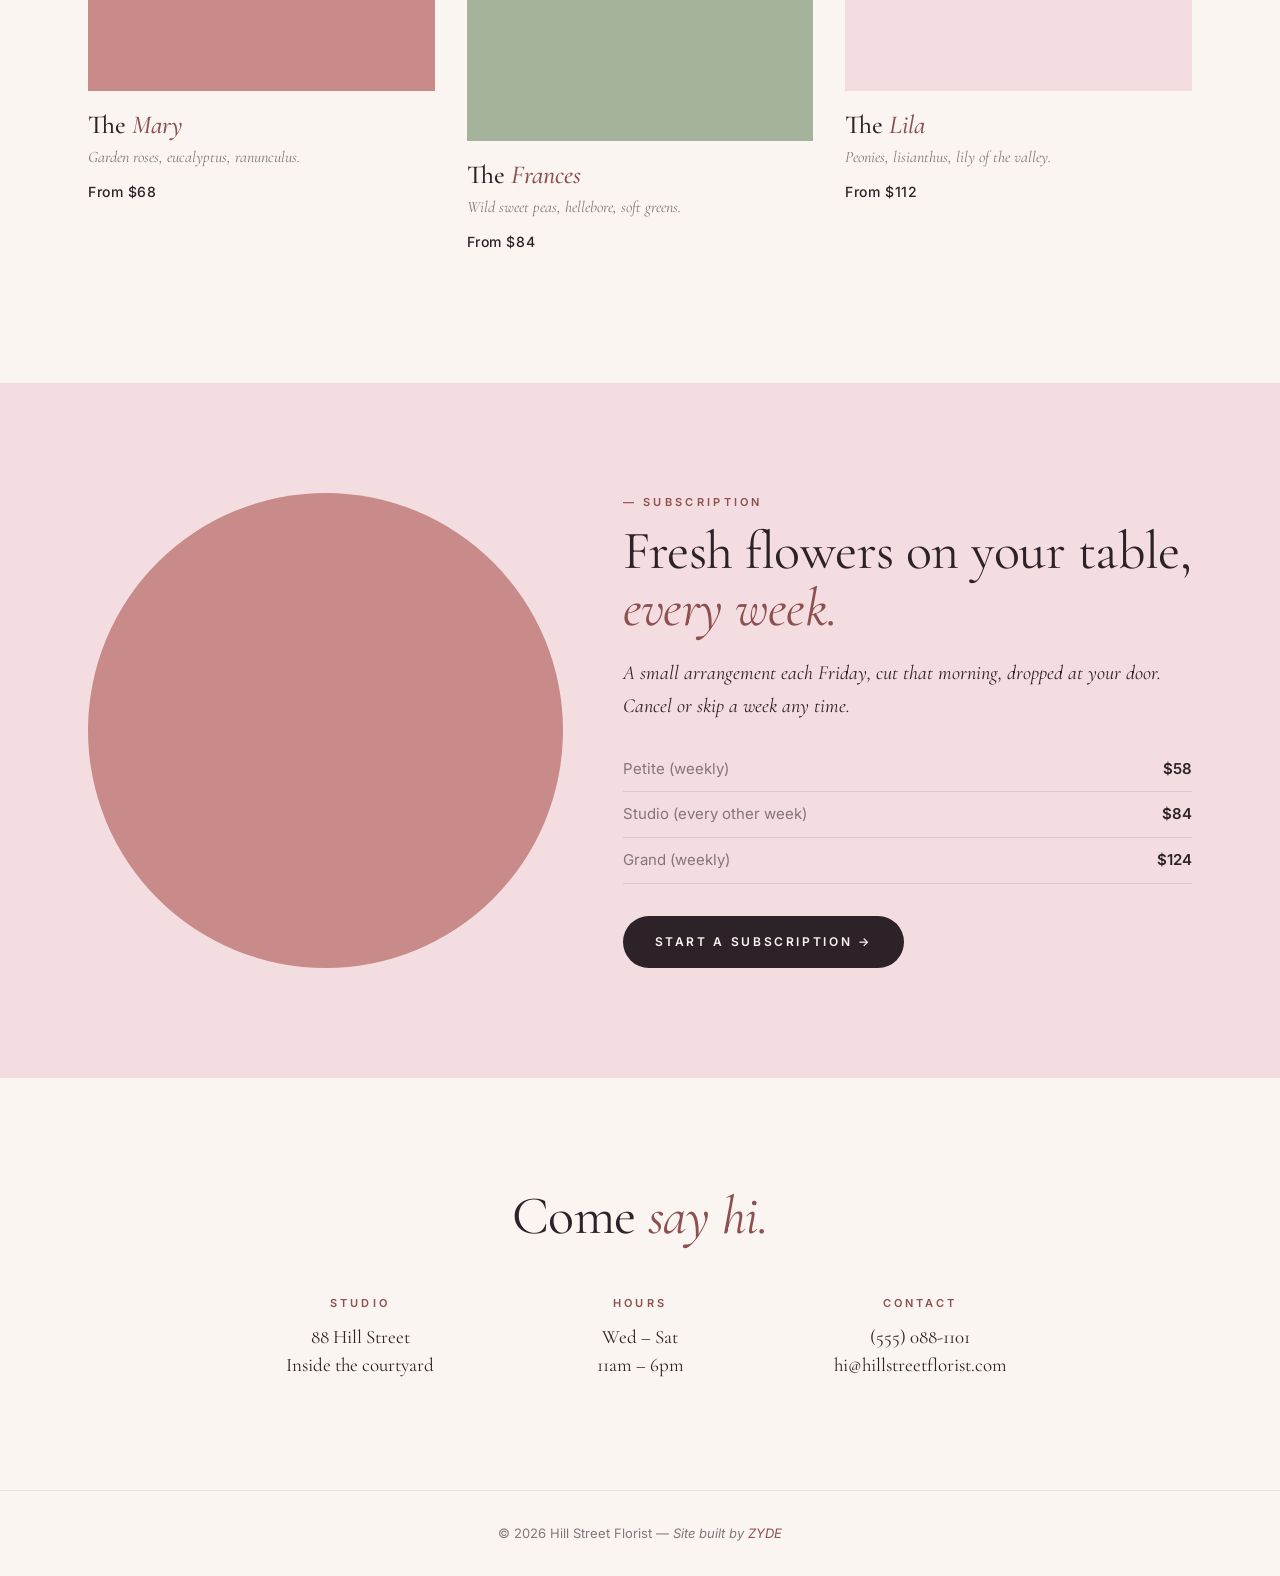
<file: sites/hill-street-florist.html>
<!DOCTYPE html>
<html lang="en">
<head>
<meta charset="UTF-8" />
<meta name="viewport" content="width=device-width, initial-scale=1.0" />
<title>Hill Street Florist — Flowers that mean something</title>
<meta name="description" content="Hill Street Florist: small studio arrangements, weekly subscriptions, and one-off bouquets for the moments that matter." />
<link rel="preconnect" href="https://fonts.googleapis.com" />
<link rel="preconnect" href="https://fonts.gstatic.com" crossorigin />
<link href="https://fonts.googleapis.com/css2?family=Cormorant+Garamond:ital,wght@0,400;0,500;1,300;1,400;1,500&family=Inter:wght@400;500;600&display=swap" rel="stylesheet" />
<style>
  :root {
    --mauve: #c98a8a;
    --mauve-deep: #8d4f4f;
    --rose: #f4dde0;
    --cream: #faf5f1;
    --sage: #a5b39d;
    --sage-deep: #5e6e58;
    --ink: #2d2227;
    --muted: #84757a;
  }
  * { box-sizing: border-box; margin: 0; padding: 0; }
  body { font-family: 'Inter', sans-serif; background: var(--cream); color: var(--ink); line-height: 1.65; }
  .container { max-width: 1160px; margin: 0 auto; padding: 0 28px; }
  a { color: inherit; text-decoration: none; }
  h1, h2, h3 { font-family: 'Cormorant Garamond', serif; font-weight: 400; letter-spacing: -0.01em; line-height: 1.05; }
  em { font-style: italic; }

  /* Floating nav over hero */
  .nav {
    position: absolute; top: 0; left: 0; right: 0; z-index: 20;
    padding: 28px 0;
  }
  .nav-inner { display: flex; align-items: center; justify-content: space-between; }
  .logo { font-family: 'Cormorant Garamond', serif; font-style: italic; font-weight: 500; font-size: 24px; color: #fff; letter-spacing: 0.01em; }
  .nav-links { display: flex; gap: 28px; font-size: 13px; letter-spacing: 0.22em; text-transform: uppercase; color: #fff; }
  .nav-links a:hover { color: var(--rose); }
  .nav-cta { padding: 11px 22px; border: 1px solid rgba(255,255,255,0.5); border-radius: 999px; color: #fff; font-size: 12px; letter-spacing: 0.16em; text-transform: uppercase; }
  .nav-cta:hover { background: #fff; color: var(--mauve-deep); border-color: #fff; }

  /* FULL-BLEED HERO */
  .hero {
    position: relative;
    height: 100vh; min-height: 620px;
    background: url('https://images.unsplash.com/photo-1490750967868-88aa4486c946?w=1800&q=80&auto=format&fit=crop') center/cover #c98a8a;
    color: #fff;
    display: flex; align-items: center; justify-content: center; text-align: center;
    overflow: hidden;
  }
  .hero::after {
    content: ""; position: absolute; inset: 0;
    background: linear-gradient(180deg, rgba(45,34,39,0.4) 0%, transparent 30%, transparent 60%, rgba(45,34,39,0.55) 100%);
  }
  .hero-inner { position: relative; z-index: 2; padding: 0 30px; max-width: 800px; }
  .hero .stamp {
    display: inline-block;
    font-family: 'Inter', sans-serif;
    font-size: 11px;
    letter-spacing: 0.4em;
    text-transform: uppercase;
    color: #fff;
    margin-bottom: 30px;
    padding: 8px 0;
    border-top: 1px solid rgba(255,255,255,0.5);
    border-bottom: 1px solid rgba(255,255,255,0.5);
    font-weight: 500;
  }
  .hero h1 {
    font-size: clamp(54px, 8vw, 108px);
    line-height: 1.0;
    font-weight: 300;
    margin-bottom: 24px;
    letter-spacing: -0.02em;
  }
  .hero h1 em { font-weight: 400; }
  .hero-tag {
    font-family: 'Cormorant Garamond', serif; font-style: italic;
    font-size: clamp(18px, 1.8vw, 22px);
    max-width: 480px; margin: 0 auto 40px;
    opacity: 0.95;
  }
  .btn-light {
    display: inline-flex; align-items: center; gap: 10px;
    padding: 16px 32px;
    background: rgba(255,255,255,0.95); color: var(--ink);
    border-radius: 999px;
    font-size: 12px; font-weight: 600; letter-spacing: 0.22em; text-transform: uppercase;
    transition: background .2s, transform .15s;
  }
  .btn-light:hover { background: #fff; transform: translateY(-2px); }
  .hero-scroll {
    position: absolute; bottom: 32px; left: 50%; transform: translateX(-50%); z-index: 2;
    font-size: 11px; letter-spacing: 0.3em; text-transform: uppercase; color: rgba(255,255,255,0.85);
    writing-mode: vertical-rl;
  }
  .hero-scroll::before { content: ""; display: block; width: 1px; height: 28px; background: rgba(255,255,255,0.7); margin: 0 auto 14px; }

  /* ARRANGEMENTS — staggered offset grid */
  .arrangements { padding: 110px 0 80px; }
  .section-eyebrow { font-family: 'Inter', sans-serif; text-align: center; font-size: 11px; letter-spacing: 0.3em; text-transform: uppercase; color: var(--mauve-deep); margin-bottom: 16px; font-weight: 600; }
  .section-title { text-align: center; font-family: 'Cormorant Garamond', serif; font-size: clamp(40px, 5.5vw, 64px); line-height: 1.05; margin-bottom: 14px; font-weight: 400; }
  .section-title em { color: var(--mauve-deep); }
  .section-sub { text-align: center; font-family: 'Cormorant Garamond', serif; font-style: italic; font-size: 20px; color: var(--muted); margin-bottom: 70px; }
  .arrange-grid { display: grid; grid-template-columns: repeat(3, 1fr); gap: 32px; }
  .arrange-card { display: flex; flex-direction: column; }
  .arrange-card:nth-child(2) { transform: translateY(50px); }
  .arrange-img { aspect-ratio: 3/4; margin-bottom: 18px; transition: transform .35s; }
  .arrange-card:hover .arrange-img { transform: scale(1.02); }
  .arr-1 { background: url('https://images.unsplash.com/photo-1487070183336-b863922373d4?w=700&q=80&auto=format&fit=crop') center/cover #c98a8a; }
  .arr-2 { background: url('https://images.unsplash.com/photo-1518895949257-7621c3c786d7?w=700&q=80&auto=format&fit=crop') center/cover #a5b39d; }
  .arr-3 { background: url('https://images.unsplash.com/photo-1469037784699-75dcf276d237?w=700&q=80&auto=format&fit=crop') center/cover #f4dde0; }
  .arrange-card .name { font-family: 'Cormorant Garamond', serif; font-size: 26px; font-weight: 500; line-height: 1.2; margin-bottom: 4px; }
  .arrange-card .name em { color: var(--mauve-deep); }
  .arrange-card .desc { font-family: 'Cormorant Garamond', serif; font-style: italic; font-size: 16px; color: var(--muted); margin-bottom: 10px; }
  .arrange-card .price { font-size: 14px; letter-spacing: 0.04em; color: var(--ink); font-weight: 500; }

  /* SUBSCRIBE — split panel */
  .subscribe { padding: 110px 0; background: var(--rose); margin-top: 100px; }
  .sub-grid { display: grid; grid-template-columns: 1fr 1.2fr; gap: 60px; align-items: center; }
  .sub-img {
    aspect-ratio: 1/1;
    background: url('https://images.unsplash.com/photo-1487530811176-3780de880c2d?w=900&q=80&auto=format&fit=crop') center/cover #c98a8a;
    border-radius: 999px;
  }
  .sub-text h2 { font-size: clamp(36px, 4.5vw, 54px); line-height: 1.05; margin-bottom: 20px; }
  .sub-text h2 em { color: var(--mauve-deep); }
  .sub-text p { font-family: 'Cormorant Garamond', serif; font-style: italic; font-size: 20px; color: var(--ink); margin-bottom: 16px; }
  .sub-list { font-family: 'Inter', sans-serif; font-size: 15px; list-style: none; margin: 24px 0 32px; }
  .sub-list li { padding: 10px 0; border-bottom: 1px solid rgba(45, 34, 39, 0.12); display: flex; justify-content: space-between; }
  .sub-list li .label { color: var(--muted); }
  .sub-list li .val { font-weight: 600; }
  .btn-dark {
    display: inline-flex; align-items: center; gap: 10px;
    padding: 16px 32px;
    background: var(--ink); color: var(--cream);
    border-radius: 999px;
    font-size: 12px; font-weight: 600; letter-spacing: 0.22em; text-transform: uppercase;
    transition: background .2s, transform .15s;
  }
  .btn-dark:hover { background: var(--mauve-deep); transform: translateY(-2px); }

  /* VISIT */
  .visit { padding: 110px 0; text-align: center; }
  .visit h2 { font-size: clamp(36px, 4.5vw, 54px); margin-bottom: 50px; font-weight: 400; }
  .visit h2 em { color: var(--mauve-deep); font-style: italic; }
  .visit-grid { display: grid; grid-template-columns: repeat(3, 1fr); gap: 40px; max-width: 800px; margin: 0 auto; }
  .visit-cell .lbl { font-family: 'Inter', sans-serif; font-size: 11px; letter-spacing: 0.28em; text-transform: uppercase; color: var(--mauve-deep); margin-bottom: 10px; font-weight: 600; }
  .visit-cell .val { font-family: 'Cormorant Garamond', serif; font-size: 19px; line-height: 1.5; }

  .footer { padding: 32px 0; border-top: 1px solid rgba(45,34,39,0.1); text-align: center; font-size: 13px; color: var(--muted); }
  .footer a { color: var(--mauve-deep); font-style: italic; }

  @media (max-width: 800px) {
    .nav-links { display: none; }
    .arrange-grid { grid-template-columns: 1fr; gap: 28px; }
    .arrange-card:nth-child(2) { transform: none; }
    .sub-grid, .visit-grid { grid-template-columns: 1fr; gap: 28px; }
    .hero-scroll { display: none; }
  }
</style>
</head>
<body>
  <header class="nav">
    <div class="container nav-inner">
      <div class="logo">Hill Street</div>
      <nav class="nav-links">
        <a href="#shop">Shop</a>
        <a href="#subscribe">Subscribe</a>
        <a href="#visit">Visit</a>
      </nav>
      <a href="#" onclick="event.preventDefault(); openModal('orderModal');" class="nav-cta">Order</a>
    </div>
  </header>

  <section class="hero">
    <div class="hero-inner">
      <div class="stamp">— Hill Street · Floral Studio —</div>
      <h1>Flowers, made to <em>mean something.</em></h1>
      <p class="hero-tag">A small floral studio. Seasonal arrangements, weekly subscriptions, and bouquets for the moments that matter.</p>
      <a href="#" onclick="event.preventDefault(); openModal('orderModal');" class="btn-light">Order today →</a>
    </div>
    <div class="hero-scroll">Scroll</div>
  </section>

  <section class="arrangements" id="shop">
    <div class="container">
      <div class="section-eyebrow">— Today's arrangements</div>
      <h2 class="section-title">Cut this <em>morning.</em></h2>
      <p class="section-sub">Available for delivery in-city or pickup at the studio.</p>
      <div class="arrange-grid">
        <article class="arrange-card" onclick="openArr('The Mary — $68')" style="cursor: pointer;">
          <div class="arrange-img arr-1"></div>
          <div class="name">The <em>Mary</em></div>
          <div class="desc">Garden roses, eucalyptus, ranunculus.</div>
          <div class="price">From $68</div>
        </article>
        <article class="arrange-card" onclick="openArr('The Frances — $84')" style="cursor: pointer;">
          <div class="arrange-img arr-2"></div>
          <div class="name">The <em>Frances</em></div>
          <div class="desc">Wild sweet peas, hellebore, soft greens.</div>
          <div class="price">From $84</div>
        </article>
        <article class="arrange-card" onclick="openArr('The Lila — $112')" style="cursor: pointer;">
          <div class="arrange-img arr-3"></div>
          <div class="name">The <em>Lila</em></div>
          <div class="desc">Peonies, lisianthus, lily of the valley.</div>
          <div class="price">From $112</div>
        </article>
      </div>
    </div>
  </section>

  <section class="subscribe" id="subscribe">
    <div class="container sub-grid">
      <div class="sub-img" aria-hidden="true"></div>
      <div class="sub-text">
        <div class="section-eyebrow" style="text-align: left; margin-bottom: 12px;">— Subscription</div>
        <h2>Fresh flowers on your table, <em>every week.</em></h2>
        <p>A small arrangement each Friday, cut that morning, dropped at your door. Cancel or skip a week any time.</p>
        <ul class="sub-list">
          <li><span class="label">Petite (weekly)</span><span class="val">$58</span></li>
          <li><span class="label">Studio (every other week)</span><span class="val">$84</span></li>
          <li><span class="label">Grand (weekly)</span><span class="val">$124</span></li>
        </ul>
        <a href="#" onclick="event.preventDefault(); openModal('subModal');" class="btn-dark">Start a subscription →</a>
      </div>
    </div>
  </section>

  <section class="visit" id="visit">
    <div class="container">
      <h2>Come <em>say hi.</em></h2>
      <div class="visit-grid">
        <div class="visit-cell">
          <div class="lbl">Studio</div>
          <div class="val">88 Hill Street<br/>Inside the courtyard</div>
        </div>
        <div class="visit-cell">
          <div class="lbl">Hours</div>
          <div class="val">Wed – Sat<br/>11am – 6pm</div>
        </div>
        <div class="visit-cell">
          <div class="lbl">Contact</div>
          <div class="val">(555) 088-1101<br/>hi@hillstreetflorist.com</div>
        </div>
      </div>
    </div>
  </section>

  <footer class="footer">
    <div class="container">
      © 2026 Hill Street Florist — <em>Site built by <a href="../index.html">ZYDE</a></em>
    </div>
  </footer>

  <style>
    .modal { position: fixed; inset: 0; z-index: 1000; display: none; }
    .modal.open { display: flex; align-items: center; justify-content: center; padding: 20px; }
    .modal-backdrop { position: absolute; inset: 0; background: rgba(45, 34, 39, 0.55); backdrop-filter: blur(8px); }
    .modal-card { position: relative; background: var(--cream); color: var(--ink); max-width: 460px; width: 100%; padding: 44px 38px; border-radius: 4px; max-height: 92vh; overflow-y: auto; box-shadow: 0 40px 100px -20px rgba(45, 34, 39, 0.4); }
    .modal-x { position: absolute; top: 14px; right: 14px; width: 36px; height: 36px; background: var(--rose); border: 0; border-radius: 50%; font-size: 22px; cursor: pointer; color: var(--mauve-deep); display: flex; align-items: center; justify-content: center; }
    .modal-x:hover { background: var(--mauve-deep); color: var(--cream); }
    .modal-eyebrow { font-size: 11px; letter-spacing: 0.32em; text-transform: uppercase; font-weight: 600; margin-bottom: 14px; color: var(--mauve-deep); }
    .modal-title { font-family: 'Cormorant Garamond', serif; font-size: 38px; line-height: 1.0; margin-bottom: 10px; color: var(--ink); font-weight: 400; }
    .modal-title em { font-style: italic; color: var(--mauve-deep); }
    .modal-sub { font-family: 'Cormorant Garamond', serif; font-style: italic; font-size: 18px; color: var(--muted); margin-bottom: 26px; line-height: 1.5; }
    .modal-card form { display: flex; flex-direction: column; gap: 12px; }
    .modal-card form label { display: flex; flex-direction: column; gap: 6px; font-family: 'Inter', sans-serif; font-size: 11px; letter-spacing: 0.24em; text-transform: uppercase; color: var(--muted); font-weight: 600; }
    .modal-card form input, .modal-card form select, .modal-card form textarea { padding: 13px 14px; border: 1px solid rgba(45, 34, 39, 0.18); font-family: inherit; font-size: 15px; border-radius: 2px; background: #fff; color: var(--ink); font-weight: 400; letter-spacing: 0; text-transform: none; resize: vertical; }
    .modal-card form input:focus, .modal-card form select:focus, .modal-card form textarea:focus { outline: none; border-color: var(--mauve-deep); }
    .modal-submit { margin-top: 8px; padding: 16px 28px; background: var(--ink); color: var(--cream); border: 0; border-radius: 999px; font-size: 12px; font-weight: 600; letter-spacing: 0.22em; text-transform: uppercase; cursor: pointer; font-family: inherit; }
    .modal-submit:hover { background: var(--mauve-deep); }
    .modal-success { text-align: center; padding: 16px 0; }
    .modal-success .check { display: inline-flex; align-items: center; justify-content: center; width: 64px; height: 64px; border-radius: 50%; background: var(--mauve-deep); color: var(--cream); font-size: 32px; margin-bottom: 22px; }
    .modal-success p { color: var(--muted); margin-top: 10px; font-family: 'Cormorant Garamond', serif; font-style: italic; font-size: 18px; line-height: 1.55; }
    .modal-done-btn { margin-top: 24px; padding: 12px 26px; background: transparent; border: 1px solid var(--ink); border-radius: 999px; cursor: pointer; font-size: 11px; letter-spacing: 0.2em; text-transform: uppercase; font-weight: 600; color: var(--ink); font-family: inherit; }
    .modal-done-btn:hover { background: var(--ink); color: var(--cream); }
  </style>

  <div class="modal" id="orderModal" role="dialog" aria-modal="true">
    <div class="modal-backdrop"></div>
    <div class="modal-card">
      <button class="modal-x" onclick="closeModal('orderModal')">×</button>
      <div class="modal-body">
        <div class="modal-eyebrow">— Order arrangement</div>
        <h3 class="modal-title">Send <em>flowers.</em></h3>
        <p class="modal-sub">Same-day delivery if you order before noon. Otherwise next morning.</p>
        <form data-success="<h3 class='modal-title'>Order placed, <em>{name}!</em></h3><p>One {arrangement} will be cut this morning. Confirmation sent to {email}.</p>">
          <label>Your name<input name="name" type="text" required></label>
          <label>Email<input name="email" type="email" required></label>
          <label>Pick an arrangement<select name="arrangement" required>
            <option>The Mary — $68</option>
            <option>The Frances — $84</option>
            <option>The Lila — $112</option>
            <option>Florist's choice — $95</option>
          </select></label>
          <label>Delivery or pickup<select name="delivery">
            <option>Deliver in-city</option>
            <option>I'll pick up from the studio</option>
          </select></label>
          <label>Note to include (optional)<textarea name="note" rows="2" placeholder="Happy birthday, thinking of you, etc."></textarea></label>
          <button type="submit" class="modal-submit">Place order →</button>
        </form>
      </div>
    </div>
  </div>

  <div class="modal" id="subModal" role="dialog" aria-modal="true">
    <div class="modal-backdrop"></div>
    <div class="modal-card">
      <button class="modal-x" onclick="closeModal('subModal')">×</button>
      <div class="modal-body">
        <div class="modal-eyebrow">— Subscription</div>
        <h3 class="modal-title">Flowers, <em>every week.</em></h3>
        <p class="modal-sub">First delivery this Friday. Cancel or skip a week anytime.</p>
        <form data-success="<h3 class='modal-title'>Welcome, <em>{name}!</em></h3><p>Your {plan} starts this Friday at {address}. We'll email a reminder Thursday.</p>">
          <label>Your name<input name="name" type="text" required></label>
          <label>Email<input name="email" type="email" required></label>
          <label>Delivery address<input name="address" type="text" required placeholder="Street, apt, city"></label>
          <label>Plan<select name="plan" required>
            <option>Petite — $58 / week</option>
            <option>Studio — $84 / every other week</option>
            <option>Grand — $124 / week</option>
          </select></label>
          <button type="submit" class="modal-submit">Subscribe →</button>
        </form>
      </div>
    </div>
  </div>

  <script>
    function openModal(id) { document.getElementById(id).classList.add('open'); document.body.style.overflow = 'hidden'; }
    function closeModal(id) {
      const m = document.getElementById(id);
      m.classList.remove('open'); document.body.style.overflow = '';
      setTimeout(() => { if (m.dataset.original) m.querySelector('.modal-body').innerHTML = m.dataset.original; }, 300);
    }
    function openArr(name) {
      openModal('orderModal');
      const sel = document.querySelector('#orderModal [name=arrangement]');
      if (sel) for (const opt of sel.options) if (opt.text.startsWith(name.split(' —')[0])) { sel.value = opt.value || opt.text; break; }
    }
    document.querySelectorAll('.modal').forEach(m => { m.dataset.original = m.querySelector('.modal-body').innerHTML; });
    document.addEventListener('click', (e) => { if (e.target.classList.contains('modal-backdrop')) { const m = e.target.closest('.modal'); if (m) closeModal(m.id); } });
    document.addEventListener('keydown', (e) => { if (e.key === 'Escape') document.querySelectorAll('.modal.open').forEach(m => closeModal(m.id)); });
    document.addEventListener('submit', (e) => {
      if (!e.target.matches('.modal form')) return;
      e.preventDefault();
      const form = e.target, modal = form.closest('.modal'), data = new FormData(form);
      let html = form.dataset.success || '<h3>Done!</h3>';
      for (const [k, v] of data.entries()) html = html.replace(new RegExp('\\{' + k + '\\}', 'g'), v || '');
      modal.querySelector('.modal-body').innerHTML = `<div class="modal-success"><div class="check">✓</div>${html}<button class="modal-done-btn" onclick="closeModal('${modal.id}')">Close</button></div>`;
    });
  </script>
</body>
</html>
</file>
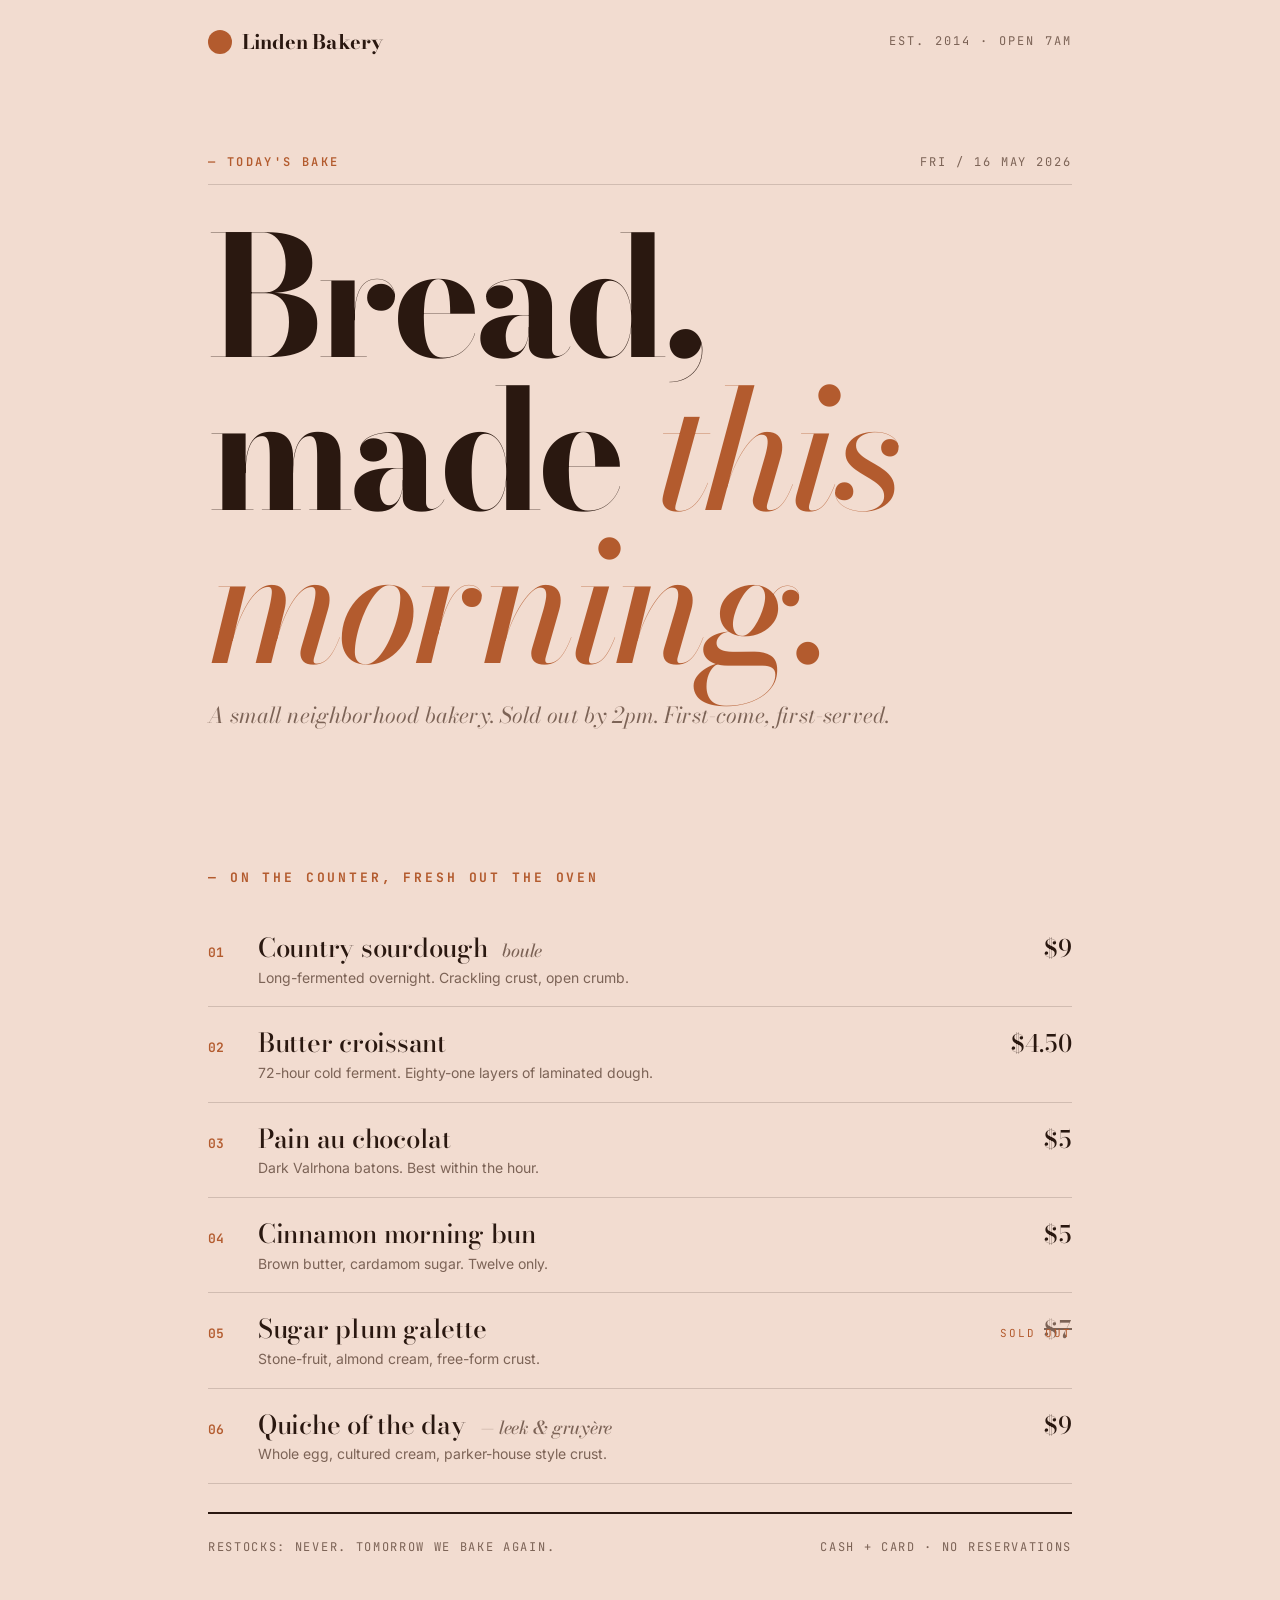
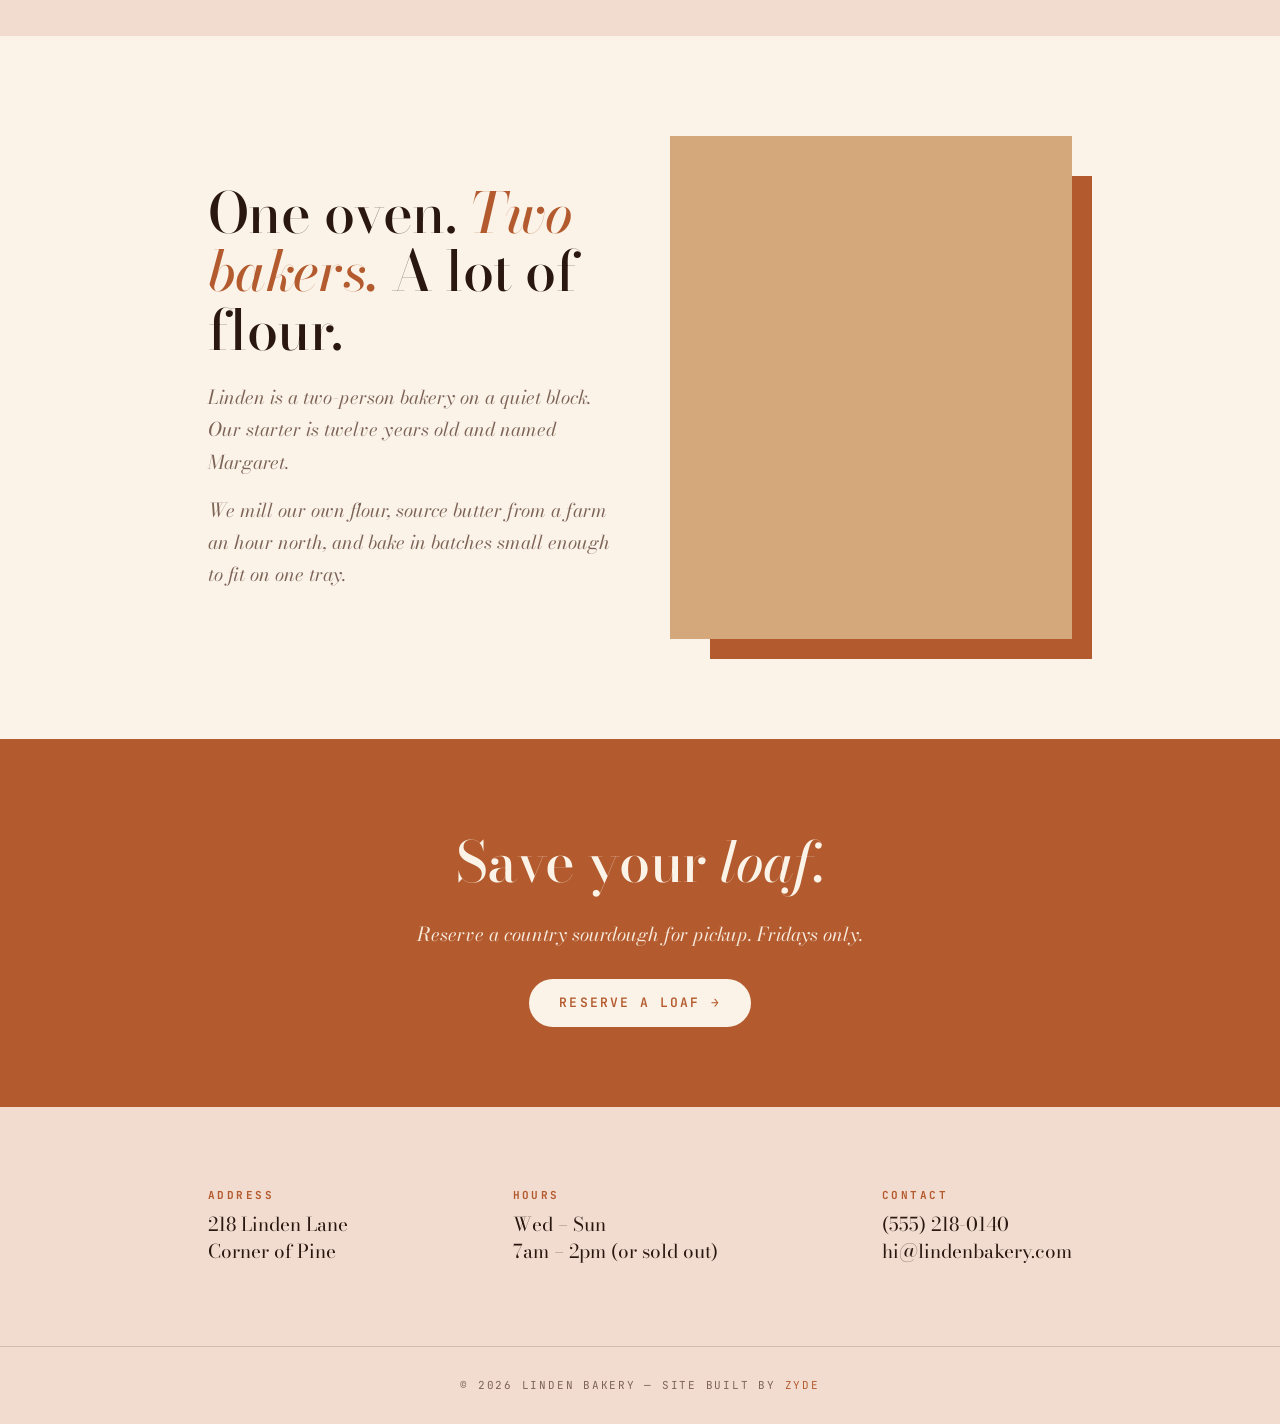
<file: sites/linden-bakery.html>
<!DOCTYPE html>
<html lang="en">
<head>
<meta charset="UTF-8" />
<meta name="viewport" content="width=device-width, initial-scale=1.0" />
<title>Linden Bakery — Daily bread, made by hand</title>
<meta name="description" content="Linden Bakery: small neighborhood bakery. Sourdough, croissants, and pastries baked every morning. Sold out by 2pm." />
<link rel="preconnect" href="https://fonts.googleapis.com" />
<link rel="preconnect" href="https://fonts.gstatic.com" crossorigin />
<link href="https://fonts.googleapis.com/css2?family=Bodoni+Moda:ital,wght@0,500;0,700;1,500&family=Inter:wght@400;500;600&family=JetBrains+Mono:wght@400;600&display=swap" rel="stylesheet" />
<style>
  :root {
    --blush: #f2dcd0;
    --blush-2: #e9c7b5;
    --cream: #fbf3e8;
    --espresso: #2a1810;
    --copper: #b35b2e;
    --ink: #2a1810;
    --muted: #7c6356;
    --rule: rgba(42, 24, 16, 0.16);
  }
  * { box-sizing: border-box; margin: 0; padding: 0; }
  body { font-family: 'Inter', sans-serif; background: var(--blush); color: var(--ink); line-height: 1.55; }
  .container { max-width: 920px; margin: 0 auto; padding: 0 28px; }
  a { color: inherit; text-decoration: none; }
  h1, h2, h3, .serif { font-family: 'Bodoni Moda', serif; font-weight: 500; letter-spacing: -0.01em; }
  .mono { font-family: 'JetBrains Mono', monospace; }

  .nav { padding: 26px 0; }
  .nav-inner { display: flex; align-items: center; justify-content: space-between; }
  .logo-mark { display: flex; align-items: center; gap: 10px; font-family: 'Bodoni Moda', serif; font-weight: 700; font-size: 20px; letter-spacing: -0.005em; }
  .logo-mark::before { content: ""; width: 24px; height: 24px; border-radius: 50%; background: var(--copper); }
  .nav-meta { font-family: 'JetBrains Mono', monospace; font-size: 12px; text-transform: uppercase; letter-spacing: 0.18em; color: var(--muted); }

  /* HERO — typographic menu */
  .hero { padding: 70px 0 80px; }
  .hero-head {
    display: flex; justify-content: space-between; align-items: baseline;
    border-bottom: 1px solid var(--rule);
    padding-bottom: 12px;
    margin-bottom: 36px;
  }
  .hero-head .label { font-family: 'JetBrains Mono', monospace; font-size: 12px; letter-spacing: 0.2em; text-transform: uppercase; color: var(--copper); font-weight: 600; }
  .hero-head .date { font-family: 'JetBrains Mono', monospace; font-size: 12px; letter-spacing: 0.16em; color: var(--muted); text-transform: uppercase; }
  .hero h1 {
    font-family: 'Bodoni Moda', serif;
    font-size: clamp(72px, 13vw, 180px);
    line-height: 0.92;
    font-weight: 700;
    letter-spacing: -0.04em;
    margin-bottom: 18px;
    color: var(--ink);
  }
  .hero h1 em { font-style: italic; font-weight: 500; color: var(--copper); }
  .hero-tag { font-family: 'Bodoni Moda', serif; font-style: italic; font-size: 22px; color: var(--muted); margin-bottom: 56px; }

  /* MENU */
  .menu-block { padding: 0 0 80px; }
  .menu-block .menu-title { font-family: 'JetBrains Mono', monospace; font-size: 13px; letter-spacing: 0.22em; text-transform: uppercase; color: var(--copper); margin-bottom: 24px; font-weight: 700; }
  .menu-item {
    display: grid;
    grid-template-columns: 32px 1fr auto;
    gap: 18px;
    align-items: baseline;
    padding: 18px 0;
    border-bottom: 1px solid var(--rule);
    transition: background .15s, transform .15s;
  }
  .menu-item:hover { background: rgba(255, 255, 255, 0.4); }
  .menu-item .num { font-family: 'JetBrains Mono', monospace; color: var(--copper); font-size: 13px; font-weight: 600; }
  .menu-item .body { display: flex; flex-direction: column; gap: 4px; }
  .menu-item h3 { font-family: 'Bodoni Moda', serif; font-size: 26px; line-height: 1.1; font-weight: 500; }
  .menu-item h3 em { color: var(--muted); font-weight: 500; font-style: italic; font-size: 18px; margin-left: 8px; }
  .menu-item p { font-size: 14px; color: var(--muted); }
  .menu-item .price { font-family: 'Bodoni Moda', serif; font-size: 24px; color: var(--ink); font-weight: 500; font-variant-numeric: tabular-nums; }
  .menu-item.sold .price { text-decoration: line-through; color: var(--muted); }
  .menu-item.sold::after { content: "Sold out"; font-family: 'JetBrains Mono', monospace; font-size: 11px; letter-spacing: 0.18em; text-transform: uppercase; color: var(--copper); position: absolute; right: 0; margin-top: 32px; }

  .menu-foot { margin-top: 28px; padding-top: 24px; border-top: 2px solid var(--ink); display: flex; justify-content: space-between; font-family: 'JetBrains Mono', monospace; font-size: 12px; letter-spacing: 0.14em; text-transform: uppercase; color: var(--muted); flex-wrap: wrap; gap: 12px; }

  /* ABOUT — wide image right */
  .about { background: var(--cream); padding: 100px 0; }
  .about-grid { display: grid; grid-template-columns: 1fr 1fr; gap: 60px; align-items: center; }
  .about h2 { font-size: clamp(36px, 5vw, 56px); line-height: 1.05; margin-bottom: 22px; }
  .about h2 em { font-style: italic; color: var(--copper); }
  .about p { font-family: 'Bodoni Moda', serif; font-style: italic; font-size: 19px; line-height: 1.7; color: var(--muted); margin-bottom: 16px; }
  .about p:last-of-type { margin-bottom: 0; }
  .about-img {
    aspect-ratio: 4/5;
    background: url('https://images.unsplash.com/photo-1568254183919-78a4f43a2877?w=900&q=80&auto=format&fit=crop') center/cover #d4a87a;
    box-shadow: 30px 30px 0 -10px var(--copper);
  }

  /* CTA */
  .cta { background: var(--copper); color: var(--cream); padding: 80px 0; text-align: center; }
  .cta h2 { font-size: clamp(34px, 5vw, 56px); margin-bottom: 14px; color: var(--cream); }
  .cta h2 em { font-style: italic; }
  .cta p { font-family: 'Bodoni Moda', serif; font-style: italic; font-size: 19px; opacity: 0.95; margin-bottom: 30px; }
  .btn-pill {
    display: inline-block; padding: 14px 30px;
    background: var(--cream); color: var(--copper);
    font-family: 'JetBrains Mono', monospace; font-size: 13px; font-weight: 600;
    letter-spacing: 0.16em; text-transform: uppercase;
    border-radius: 999px;
    transition: background .2s, color .2s;
  }
  .btn-pill:hover { background: var(--ink); color: var(--cream); }

  /* VISIT */
  .visit { padding: 80px 0; }
  .visit-inner { display: flex; justify-content: space-between; flex-wrap: wrap; gap: 40px; }
  .visit-block .label { font-family: 'JetBrains Mono', monospace; font-size: 11px; letter-spacing: 0.22em; text-transform: uppercase; color: var(--copper); margin-bottom: 8px; font-weight: 700; }
  .visit-block .val { font-family: 'Bodoni Moda', serif; font-size: 19px; line-height: 1.4; }

  .footer { padding: 30px 0; border-top: 1px solid var(--rule); text-align: center; font-family: 'JetBrains Mono', monospace; font-size: 11px; letter-spacing: 0.16em; color: var(--muted); text-transform: uppercase; }
  .footer a { color: var(--copper); }

  @media (max-width: 760px) {
    .about-grid { grid-template-columns: 1fr; gap: 40px; }
    .about-img { box-shadow: 16px 16px 0 -6px var(--copper); }
    .menu-item { grid-template-columns: 28px 1fr auto; gap: 14px; }
    .menu-item h3 em { display: block; margin-left: 0; }
  }
</style>
</head>
<body>
  <header class="nav">
    <div class="container nav-inner">
      <div class="logo-mark">Linden Bakery</div>
      <div class="nav-meta">Est. 2014 · Open 7am</div>
    </div>
  </header>

  <section class="hero">
    <div class="container">
      <div class="hero-head">
        <span class="label">— Today's Bake</span>
        <span class="date">Fri / 16 May 2026</span>
      </div>
      <h1>Bread,<br/>made <em>this morning.</em></h1>
      <p class="hero-tag">A small neighborhood bakery. Sold out by 2pm. First-come, first-served.</p>
    </div>
  </section>

  <section class="menu-block">
    <div class="container">
      <div class="menu-title">— On the counter, fresh out the oven</div>

      <div class="menu-item">
        <div class="num">01</div>
        <div class="body">
          <h3>Country sourdough <em>boule</em></h3>
          <p>Long-fermented overnight. Crackling crust, open crumb.</p>
        </div>
        <div class="price">$9</div>
      </div>

      <div class="menu-item">
        <div class="num">02</div>
        <div class="body">
          <h3>Butter croissant</h3>
          <p>72-hour cold ferment. Eighty-one layers of laminated dough.</p>
        </div>
        <div class="price">$4.50</div>
      </div>

      <div class="menu-item">
        <div class="num">03</div>
        <div class="body">
          <h3>Pain au chocolat</h3>
          <p>Dark Valrhona batons. Best within the hour.</p>
        </div>
        <div class="price">$5</div>
      </div>

      <div class="menu-item">
        <div class="num">04</div>
        <div class="body">
          <h3>Cinnamon morning bun</h3>
          <p>Brown butter, cardamom sugar. Twelve only.</p>
        </div>
        <div class="price">$5</div>
      </div>

      <div class="menu-item sold" style="position: relative;">
        <div class="num">05</div>
        <div class="body">
          <h3>Sugar plum galette</h3>
          <p>Stone-fruit, almond cream, free-form crust.</p>
        </div>
        <div class="price">$7</div>
      </div>

      <div class="menu-item">
        <div class="num">06</div>
        <div class="body">
          <h3>Quiche of the day <em>— leek &amp; gruyère</em></h3>
          <p>Whole egg, cultured cream, parker-house style crust.</p>
        </div>
        <div class="price">$9</div>
      </div>

      <div class="menu-foot">
        <span>Restocks: never. Tomorrow we bake again.</span>
        <span>Cash + card · No reservations</span>
      </div>
    </div>
  </section>

  <section class="about">
    <div class="container about-grid">
      <div>
        <h2>One oven. <em>Two bakers.</em> A lot of flour.</h2>
        <p>Linden is a two-person bakery on a quiet block. Our starter is twelve years old and named Margaret.</p>
        <p>We mill our own flour, source butter from a farm an hour north, and bake in batches small enough to fit on one tray.</p>
      </div>
      <div class="about-img" aria-hidden="true"></div>
    </div>
  </section>

  <section class="cta">
    <div class="container">
      <h2>Save your <em>loaf.</em></h2>
      <p>Reserve a country sourdough for pickup. Fridays only.</p>
      <a href="#" onclick="event.preventDefault(); openModal('loafModal');" class="btn-pill">Reserve a loaf →</a>
    </div>
  </section>

  <section class="visit">
    <div class="container">
      <div class="visit-inner">
        <div class="visit-block">
          <div class="label">Address</div>
          <div class="val">218 Linden Lane<br/>Corner of Pine</div>
        </div>
        <div class="visit-block">
          <div class="label">Hours</div>
          <div class="val">Wed – Sun<br/>7am – 2pm (or sold out)</div>
        </div>
        <div class="visit-block">
          <div class="label">Contact</div>
          <div class="val">(555) 218-0140<br/>hi@lindenbakery.com</div>
        </div>
      </div>
    </div>
  </section>

  <footer class="footer">
    <div class="container">
      © 2026 Linden Bakery — Site built by <a href="../index.html">ZYDE</a>
    </div>
  </footer>

  <style>
    .modal { position: fixed; inset: 0; z-index: 1000; display: none; }
    .modal.open { display: flex; align-items: center; justify-content: center; padding: 20px; }
    .modal-backdrop { position: absolute; inset: 0; background: rgba(42, 24, 16, 0.6); backdrop-filter: blur(8px); }
    .modal-card { position: relative; background: var(--cream); color: var(--ink); max-width: 460px; width: 100%; padding: 44px 38px; border-radius: 4px; max-height: 92vh; overflow-y: auto; box-shadow: 0 40px 100px -20px rgba(42, 24, 16, 0.45); border-top: 4px solid var(--copper); }
    .modal-x { position: absolute; top: 14px; right: 14px; width: 36px; height: 36px; background: rgba(42, 24, 16, 0.08); border: 0; border-radius: 50%; font-size: 22px; cursor: pointer; color: var(--ink); display: flex; align-items: center; justify-content: center; }
    .modal-x:hover { background: var(--copper); color: var(--cream); }
    .modal-eyebrow { font-family: 'JetBrains Mono', monospace; font-size: 11px; letter-spacing: 0.22em; text-transform: uppercase; font-weight: 600; margin-bottom: 12px; color: var(--copper); }
    .modal-title { font-family: 'Bodoni Moda', serif; font-size: 38px; line-height: 1.0; margin-bottom: 8px; color: var(--ink); font-weight: 700; letter-spacing: -0.02em; }
    .modal-title em { font-style: italic; color: var(--copper); font-weight: 500; }
    .modal-sub { font-family: 'Bodoni Moda', serif; font-style: italic; font-size: 17px; color: var(--muted); margin-bottom: 28px; }
    .modal-card form { display: flex; flex-direction: column; gap: 12px; }
    .modal-card form label { display: flex; flex-direction: column; gap: 6px; font-family: 'JetBrains Mono', monospace; font-size: 11px; letter-spacing: 0.2em; text-transform: uppercase; color: var(--muted); font-weight: 600; }
    .modal-card form input, .modal-card form select { padding: 13px 14px; border: 1px solid var(--rule); font-family: inherit; font-size: 15px; border-radius: 2px; background: var(--blush); color: var(--ink); font-weight: 400; letter-spacing: 0; text-transform: none; }
    .modal-card form input:focus, .modal-card form select:focus { outline: none; border-color: var(--copper); }
    .modal-submit { margin-top: 6px; padding: 15px 24px; background: var(--copper); color: var(--cream); border: 0; border-radius: 999px; font-family: 'JetBrains Mono', monospace; font-size: 12px; font-weight: 600; letter-spacing: 0.18em; text-transform: uppercase; cursor: pointer; }
    .modal-submit:hover { background: var(--ink); }
    .modal-success { text-align: center; padding: 16px 0; }
    .modal-success .check { display: inline-flex; align-items: center; justify-content: center; width: 64px; height: 64px; border-radius: 50%; background: var(--copper); color: var(--cream); font-size: 32px; margin-bottom: 22px; }
    .modal-success p { color: var(--muted); margin-top: 10px; font-family: 'Bodoni Moda', serif; font-style: italic; font-size: 17px; line-height: 1.55; }
    .modal-done-btn { margin-top: 24px; padding: 12px 22px; background: transparent; border: 1px solid var(--ink); border-radius: 999px; cursor: pointer; font-family: 'JetBrains Mono', monospace; font-size: 11px; letter-spacing: 0.2em; text-transform: uppercase; font-weight: 600; color: var(--ink); }
    .modal-done-btn:hover { background: var(--ink); color: var(--cream); }
  </style>

  <div class="modal" id="loafModal" role="dialog" aria-modal="true">
    <div class="modal-backdrop"></div>
    <div class="modal-card">
      <button class="modal-x" onclick="closeModal('loafModal')">×</button>
      <div class="modal-body">
        <div class="modal-eyebrow">— Loaf reservation</div>
        <h3 class="modal-title">Save your <em>loaf.</em></h3>
        <p class="modal-sub">We hold one country sourdough with your name on it. Pickup Fridays only.</p>
        <form data-success="<h3 class='modal-title'>Loaf reserved, <em>{name}!</em></h3><p>One {loaf} held for {pickup}. We'll text {phone} the night before.</p>">
          <label>Your name<input name="name" type="text" required placeholder="First and last"></label>
          <label>Phone<input name="phone" type="tel" required placeholder="(555) 123-4567"></label>
          <label>Which loaf?<select name="loaf" required>
            <option>Country sourdough boule — $9</option>
            <option>Country sourdough — half loaf — $5</option>
            <option>Seeded sourdough (when available) — $10</option>
          </select></label>
          <label>Pickup Friday<select name="pickup" required>
            <option>This Friday, May 22 · 7am – 2pm</option>
            <option>Friday, May 29 · 7am – 2pm</option>
            <option>Friday, Jun 5 · 7am – 2pm</option>
            <option>Friday, Jun 12 · 7am – 2pm</option>
          </select></label>
          <button type="submit" class="modal-submit">Reserve →</button>
        </form>
      </div>
    </div>
  </div>

  <script>
    function openModal(id) { document.getElementById(id).classList.add('open'); document.body.style.overflow = 'hidden'; }
    function closeModal(id) {
      const m = document.getElementById(id);
      m.classList.remove('open'); document.body.style.overflow = '';
      setTimeout(() => { if (m.dataset.original) m.querySelector('.modal-body').innerHTML = m.dataset.original; }, 300);
    }
    document.querySelectorAll('.modal').forEach(m => { m.dataset.original = m.querySelector('.modal-body').innerHTML; });
    document.addEventListener('click', (e) => { if (e.target.classList.contains('modal-backdrop')) { const m = e.target.closest('.modal'); if (m) closeModal(m.id); } });
    document.addEventListener('keydown', (e) => { if (e.key === 'Escape') document.querySelectorAll('.modal.open').forEach(m => closeModal(m.id)); });
    document.addEventListener('submit', (e) => {
      if (!e.target.matches('.modal form')) return;
      e.preventDefault();
      const form = e.target, modal = form.closest('.modal'), data = new FormData(form);
      let html = form.dataset.success || '<h3>Done!</h3>';
      for (const [k, v] of data.entries()) html = html.replace(new RegExp('\\{' + k + '\\}', 'g'), v || '');
      modal.querySelector('.modal-body').innerHTML = `<div class="modal-success"><div class="check">✓</div>${html}<button class="modal-done-btn" onclick="closeModal('${modal.id}')">Close</button></div>`;
    });
  </script>
</body>
</html>
</file>
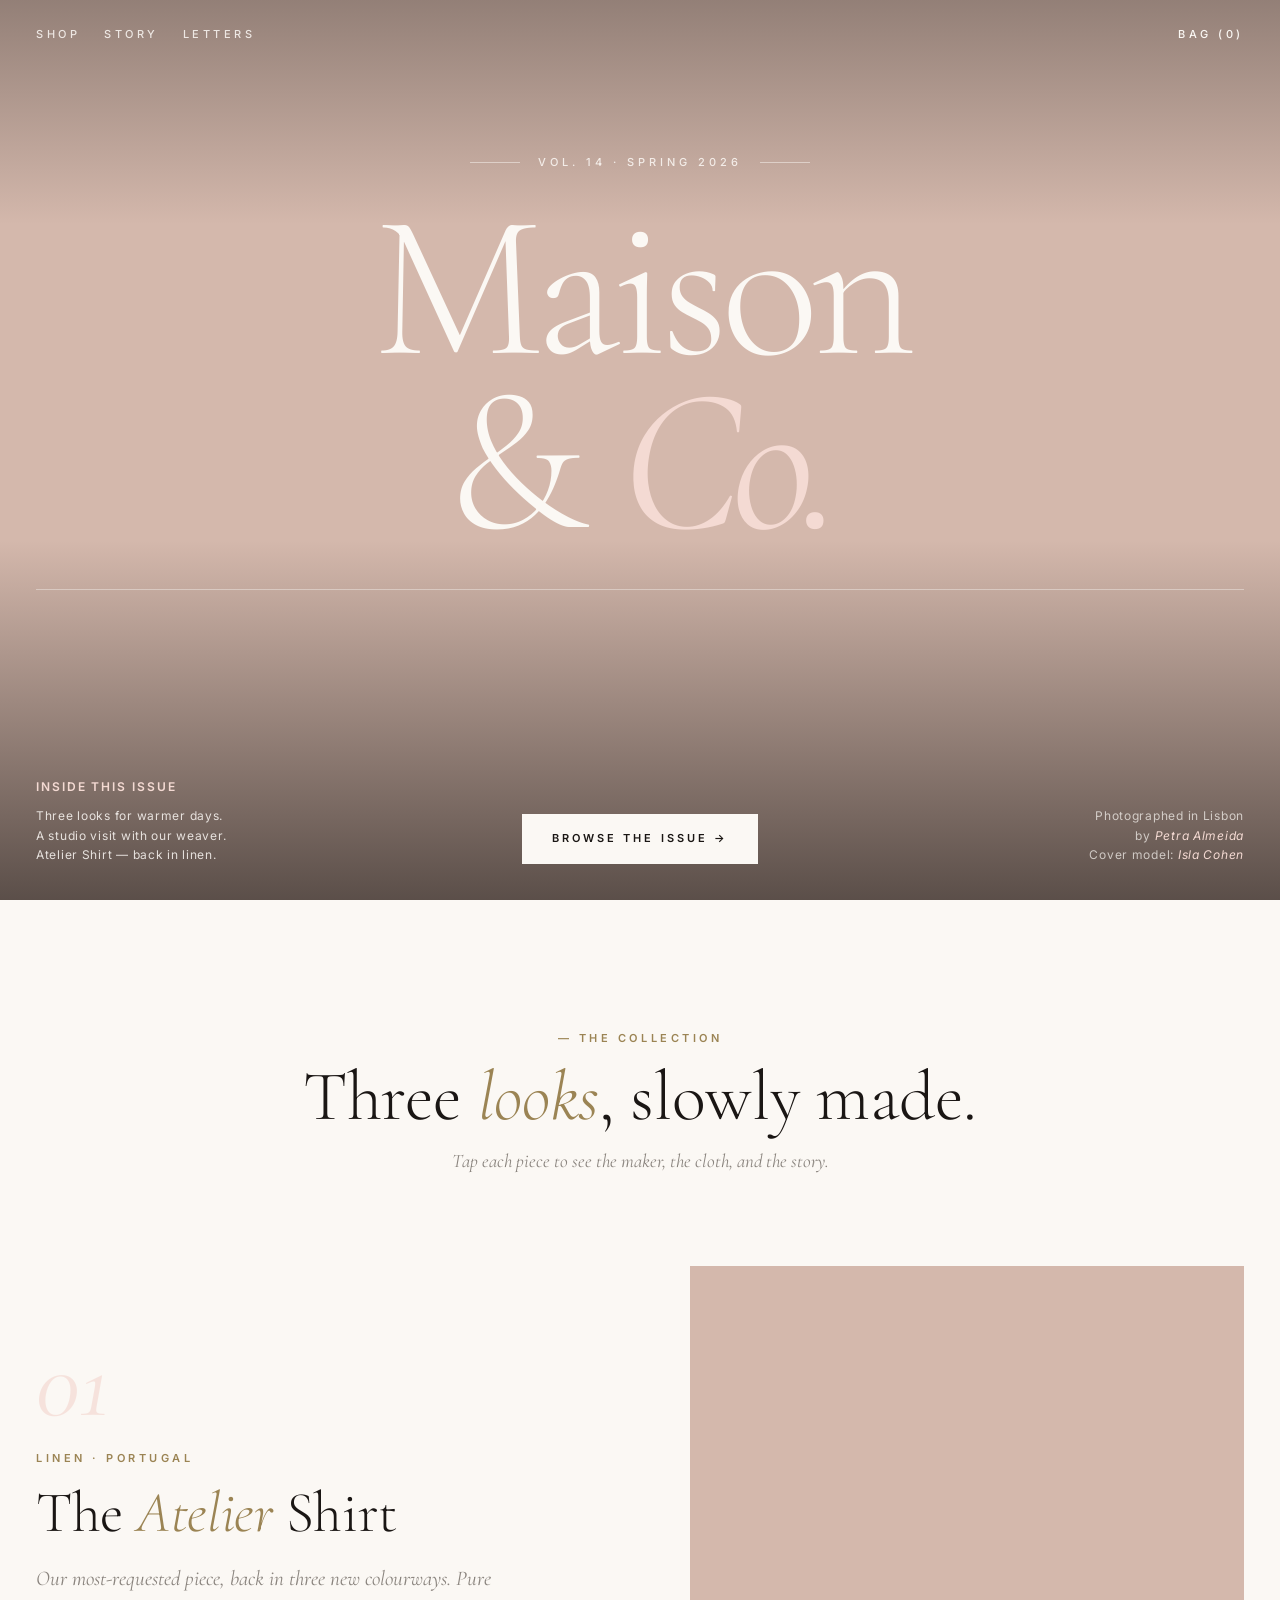
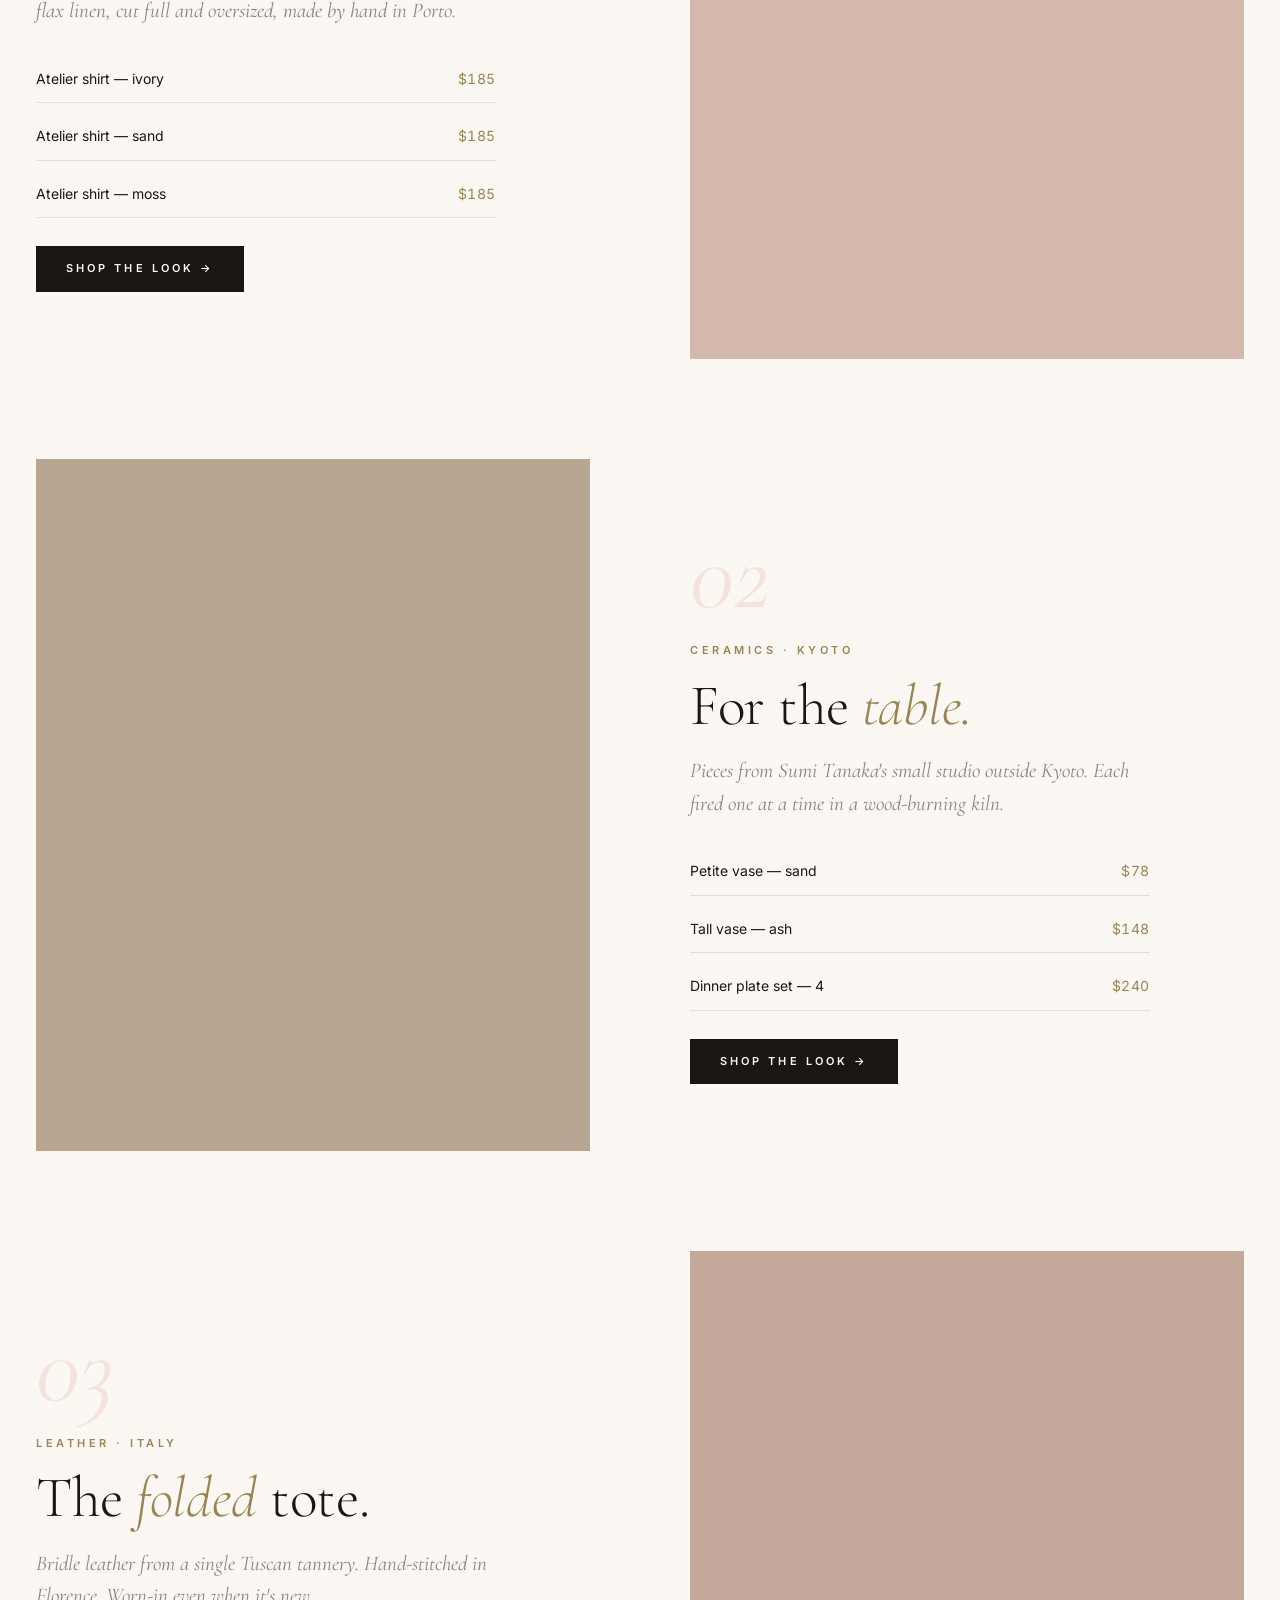
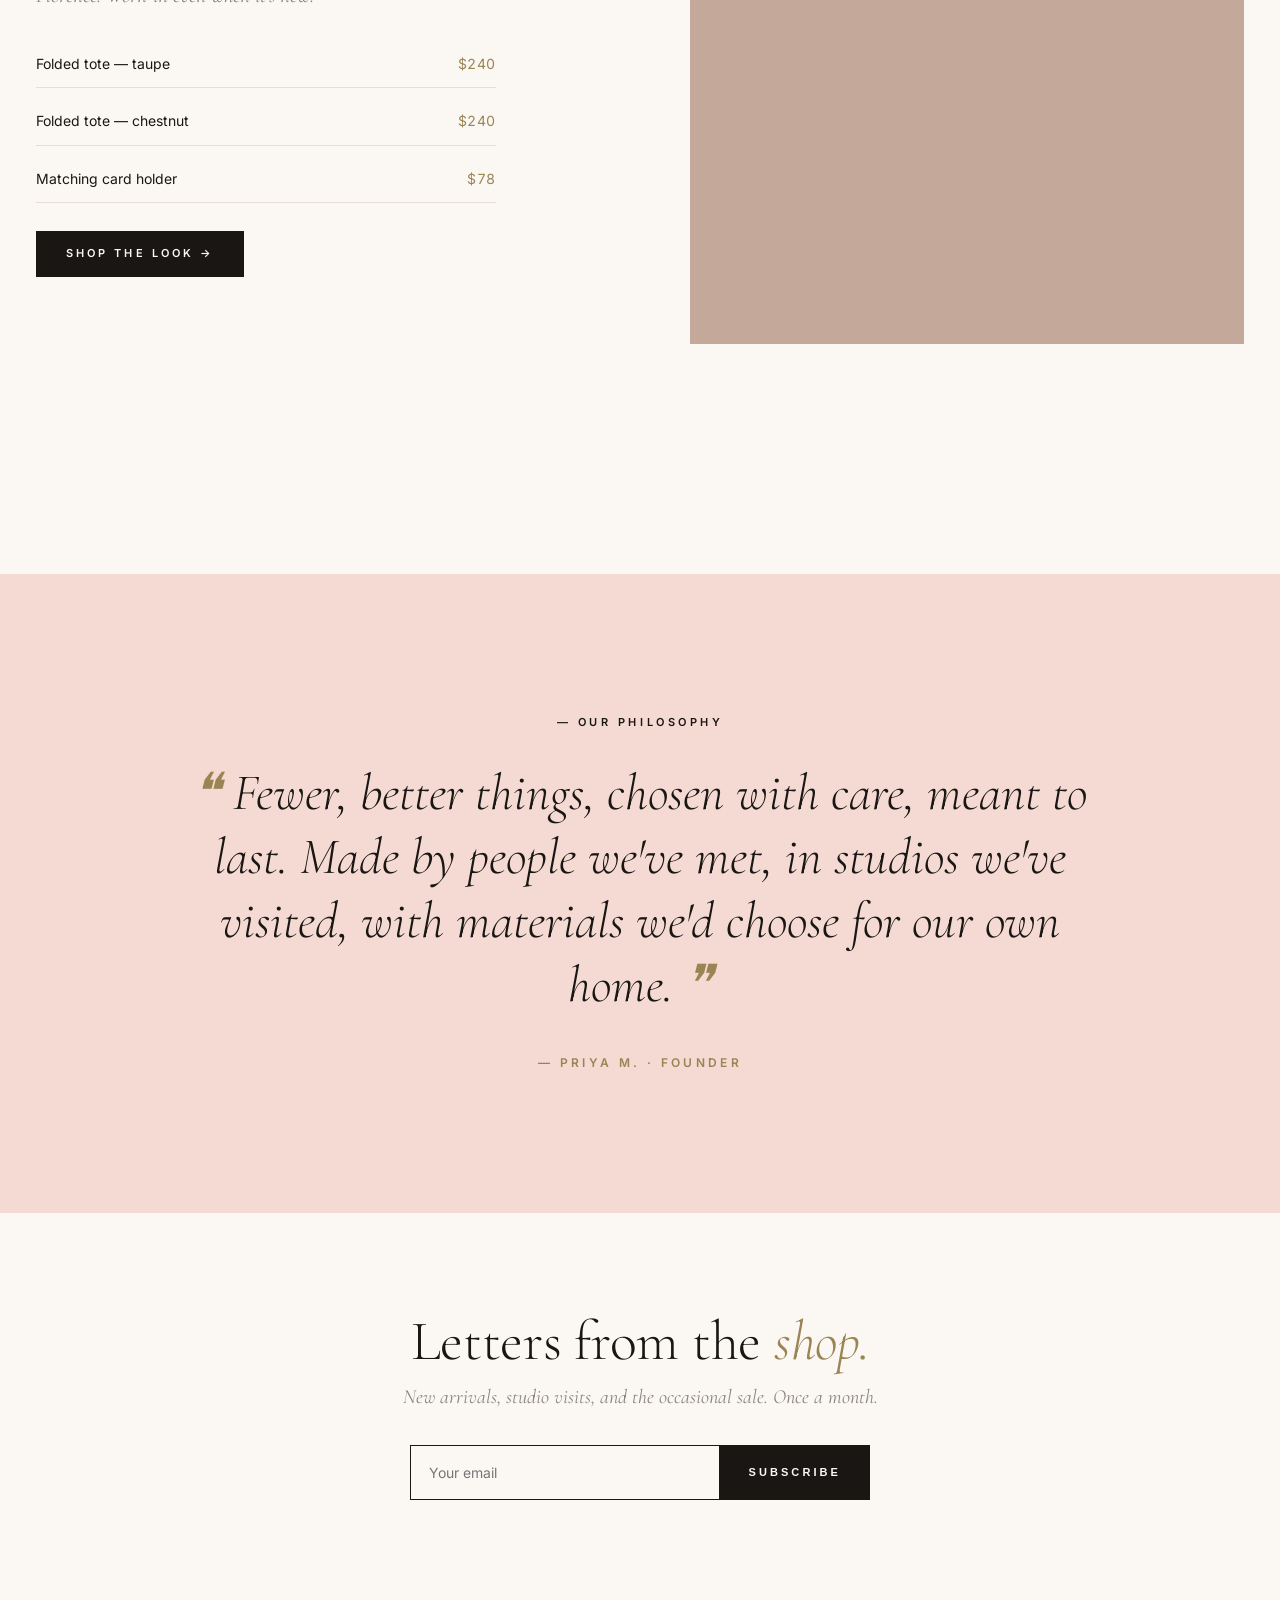
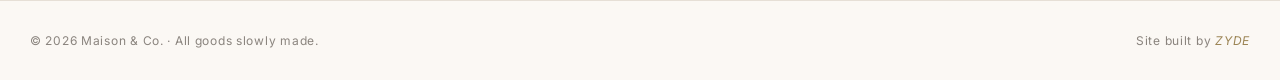
<file: sites/maison.html>
<!DOCTYPE html>
<html lang="en">
<head>
<meta charset="UTF-8" />
<meta name="viewport" content="width=device-width, initial-scale=1.0" />
<title>Maison & Co. — Considered objects, slowly made</title>
<meta name="description" content="Maison & Co. is a small boutique of considered, slowly made clothing, home, and accessories." />
<link rel="preconnect" href="https://fonts.googleapis.com" />
<link rel="preconnect" href="https://fonts.gstatic.com" crossorigin />
<link href="https://fonts.googleapis.com/css2?family=Cormorant+Garamond:ital,wght@0,300;0,400;0,500;1,300;1,400&family=Inter:wght@400;500;600&display=swap" rel="stylesheet" />
<style>
  :root {
    --ink: #1a1614;
    --paper: #fbf8f4;
    --blush: #f4dad3;
    --gold: #9b8454;
    --gray: #8a847e;
    --line: #e6dfd6;
  }
  * { box-sizing: border-box; margin: 0; padding: 0; }
  body { font-family: 'Inter', sans-serif; background: var(--paper); color: var(--ink); line-height: 1.6; }
  .container { max-width: 1280px; margin: 0 auto; padding: 0 36px; }
  a { color: inherit; text-decoration: none; }
  h1, h2, h3 { font-family: 'Cormorant Garamond', serif; font-weight: 300; letter-spacing: -0.005em; line-height: 1.0; }

  /* MAGAZINE COVER HERO */
  .cover {
    position: relative;
    min-height: 100vh;
    background: url('https://images.unsplash.com/photo-1490481651871-ab68de25d43d?w=1800&q=80&auto=format&fit=crop') center/cover #d4b8ac;
    color: var(--paper);
    display: flex; flex-direction: column;
    padding: 26px 0 0;
  }
  .cover::before {
    content: ""; position: absolute; inset: 0;
    background: linear-gradient(180deg, rgba(26, 22, 20, 0.35) 0%, transparent 25%, transparent 60%, rgba(26, 22, 20, 0.65) 100%);
  }

  .cover-top {
    position: relative; z-index: 2;
    display: flex; justify-content: space-between; align-items: center;
    padding: 0 36px 0;
    font-size: 11px; letter-spacing: 0.32em; text-transform: uppercase;
    color: rgba(251, 248, 244, 0.85);
    font-weight: 500;
  }
  .cover-top .left { display: flex; gap: 24px; }
  .cover-top .left a:hover { color: var(--blush); }
  .cover-top .cart { color: var(--paper); }

  .cover-mast {
    position: relative; z-index: 2;
    text-align: center;
    padding: 60px 36px 40px;
    border-bottom: 1px solid rgba(251, 248, 244, 0.4);
    margin: 50px 36px 0;
  }
  .cover-mast .issue {
    font-size: 11px; letter-spacing: 0.36em; text-transform: uppercase;
    margin-bottom: 30px; font-weight: 500;
    display: flex; align-items: center; justify-content: center; gap: 18px;
    color: rgba(251, 248, 244, 0.85);
  }
  .cover-mast .issue::before, .cover-mast .issue::after { content: ""; width: 50px; height: 1px; background: rgba(251, 248, 244, 0.5); }
  .cover-mast .wordmark {
    font-family: 'Cormorant Garamond', serif;
    font-weight: 300;
    font-size: clamp(80px, 16vw, 240px);
    line-height: 0.85;
    letter-spacing: -0.04em;
    color: var(--paper);
  }
  .cover-mast .wordmark em { font-style: italic; color: var(--blush); font-weight: 400; }

  .cover-foot {
    position: relative; z-index: 2;
    margin-top: auto;
    padding: 36px;
    display: grid;
    grid-template-columns: 1fr auto 1fr;
    gap: 30px;
    align-items: end;
  }
  .cover-foot .col-left, .cover-foot .col-right { font-size: 12px; letter-spacing: 0.06em; line-height: 1.6; }
  .cover-foot .col-left { color: rgba(251, 248, 244, 0.85); }
  .cover-foot .col-left strong { font-weight: 600; letter-spacing: 0.16em; text-transform: uppercase; display: block; margin-bottom: 10px; color: var(--blush); }
  .cover-foot .col-mid {
    display: inline-block; padding: 16px 30px;
    background: var(--paper); color: var(--ink);
    font-size: 11px; letter-spacing: 0.28em; text-transform: uppercase;
    font-weight: 600;
    transition: background .2s;
  }
  .cover-foot .col-mid:hover { background: var(--blush); }
  .cover-foot .col-right { color: rgba(251, 248, 244, 0.7); text-align: right; }
  .cover-foot .col-right em { color: var(--blush); font-style: italic; }

  /* LOOKBOOK — vertical alternating */
  .lookbook { padding: 130px 0; }
  .lb-header { text-align: center; max-width: 700px; margin: 0 auto 90px; }
  .lb-header .small { font-size: 11px; letter-spacing: 0.32em; text-transform: uppercase; color: var(--gold); font-weight: 600; margin-bottom: 14px; }
  .lb-header h2 { font-size: clamp(40px, 5.5vw, 76px); font-weight: 300; line-height: 1.0; }
  .lb-header h2 em { color: var(--gold); font-style: italic; }
  .lb-header p { font-family: 'Cormorant Garamond', serif; font-style: italic; font-size: 19px; color: var(--gray); margin-top: 14px; }

  .look {
    display: grid;
    grid-template-columns: 1fr 1fr;
    gap: 100px;
    align-items: center;
    margin-bottom: 100px;
  }
  .look:nth-child(even) > div:first-child { order: 2; }
  .look-img {
    aspect-ratio: 4/5;
    background-size: cover; background-position: center;
    transition: transform .4s;
  }
  .look:hover .look-img { transform: scale(1.015); }
  .look-1 .look-img { background-image: url('https://images.unsplash.com/photo-1485518882345-15568b007705?w=900&q=80&auto=format&fit=crop'); background-color: #d4b8ac; }
  .look-2 .look-img { background-image: url('https://images.unsplash.com/photo-1556910103-1c02745aae4d?w=900&q=80&auto=format&fit=crop'); background-color: #b8a692; }
  .look-3 .look-img { background-image: url('https://images.unsplash.com/photo-1483985988355-763728e1935b?w=900&q=80&auto=format&fit=crop'); background-color: #c4a89a; }

  .look-meta .num { font-family: 'Cormorant Garamond', serif; font-style: italic; font-size: 100px; color: var(--blush); line-height: 1; opacity: 0.7; margin-bottom: 16px; }
  .look-meta .tag { font-size: 11px; letter-spacing: 0.32em; text-transform: uppercase; color: var(--gold); margin-bottom: 18px; font-weight: 600; }
  .look-meta h3 { font-size: clamp(38px, 4.5vw, 60px); line-height: 1.0; margin-bottom: 20px; }
  .look-meta h3 em { color: var(--gold); font-style: italic; }
  .look-meta p { font-family: 'Cormorant Garamond', serif; font-style: italic; font-size: 21px; line-height: 1.55; color: var(--gray); margin-bottom: 28px; max-width: 460px; }
  .look-meta .items { display: flex; flex-direction: column; gap: 10px; max-width: 460px; }
  .look-meta .items .row {
    display: flex; justify-content: space-between; align-items: baseline;
    padding: 12px 0;
    border-bottom: 1px solid var(--line);
    font-size: 14px;
  }
  .look-meta .items .row .label { color: var(--ink); }
  .look-meta .items .row .price { color: var(--gold); letter-spacing: 0.04em; font-variant-numeric: tabular-nums; }
  .look-meta .shop {
    margin-top: 28px;
    display: inline-block; padding: 14px 30px;
    background: var(--ink); color: var(--paper);
    font-size: 11px; letter-spacing: 0.28em; text-transform: uppercase; font-weight: 600;
  }
  .look-meta .shop:hover { background: var(--gold); }

  /* PHILOSOPHY — full-width quote */
  .philosophy { background: var(--blush); padding: 140px 30px; text-align: center; }
  .philosophy-inner { max-width: 920px; margin: 0 auto; }
  .philosophy .small { font-size: 11px; letter-spacing: 0.32em; text-transform: uppercase; color: var(--ink); margin-bottom: 30px; font-weight: 600; }
  .philosophy blockquote {
    font-family: 'Cormorant Garamond', serif; font-weight: 300; font-style: italic;
    font-size: clamp(28px, 4vw, 52px); line-height: 1.25;
    color: var(--ink);
    margin-bottom: 36px;
  }
  .philosophy blockquote::before { content: "❝ "; color: var(--gold); }
  .philosophy blockquote::after { content: " ❞"; color: var(--gold); }
  .philosophy .by { font-size: 12px; letter-spacing: 0.28em; text-transform: uppercase; color: var(--gold); font-weight: 600; }

  /* NEWSLETTER */
  .newsletter { padding: 100px 30px; text-align: center; }
  .newsletter h2 { font-size: clamp(36px, 4.5vw, 56px); font-weight: 300; margin-bottom: 12px; }
  .newsletter h2 em { font-style: italic; color: var(--gold); }
  .newsletter p { font-family: 'Cormorant Garamond', serif; font-style: italic; font-size: 20px; color: var(--gray); margin-bottom: 32px; }
  .nl-form { display: flex; max-width: 460px; margin: 0 auto; }
  .nl-form input { flex: 1; padding: 18px 18px; border: 1px solid var(--ink); border-right: 0; background: transparent; font-family: inherit; font-size: 14px; }
  .nl-form input:focus { outline: none; border-color: var(--gold); }
  .nl-form button { padding: 18px 28px; background: var(--ink); color: var(--paper); border: 1px solid var(--ink); font-size: 11px; letter-spacing: 0.28em; text-transform: uppercase; font-weight: 600; cursor: pointer; }
  .nl-form button:hover { background: var(--gold); border-color: var(--gold); }

  .footer { padding: 30px; border-top: 1px solid var(--line); display: flex; justify-content: space-between; flex-wrap: wrap; gap: 16px; font-size: 12px; color: var(--gray); letter-spacing: 0.06em; }
  .footer a { color: var(--gold); font-style: italic; }

  @media (max-width: 900px) {
    .cover-top { padding: 0 24px; }
    .cover-mast { margin: 30px 24px 0; padding: 40px 0 30px; }
    .cover-foot { grid-template-columns: 1fr; text-align: center; gap: 18px; }
    .cover-foot .col-right { text-align: center; }
    .look { grid-template-columns: 1fr; gap: 32px; margin-bottom: 60px; }
    .look:nth-child(even) > div:first-child { order: 0; }
    .look-meta .num { font-size: 60px; }
  }
</style>
</head>
<body>
  <section class="cover">
    <div class="cover-top">
      <div class="left">
        <a href="#lookbook">Shop</a>
        <a href="#story">Story</a>
        <a href="#newsletter">Letters</a>
      </div>
      <a href="#" class="cart">Bag (0)</a>
    </div>

    <div class="cover-mast">
      <div class="issue">Vol. 14 · Spring 2026</div>
      <div class="wordmark">Maison<br/>&amp; <em>Co.</em></div>
    </div>

    <div class="cover-foot">
      <div class="col-left">
        <strong>Inside this issue</strong>
        Three looks for warmer days.<br/>
        A studio visit with our weaver.<br/>
        Atelier Shirt — back in linen.
      </div>
      <a href="#lookbook" class="col-mid">Browse the issue →</a>
      <div class="col-right">
        Photographed in Lisbon<br/>
        by <em>Petra Almeida</em><br/>
        Cover model: <em>Isla Cohen</em>
      </div>
    </div>
  </section>

  <section class="lookbook" id="lookbook">
    <div class="container">
      <div class="lb-header">
        <div class="small">— The collection</div>
        <h2>Three <em>looks</em>, slowly made.</h2>
        <p>Tap each piece to see the maker, the cloth, and the story.</p>
      </div>

      <article class="look look-1">
        <div><div class="look-img"></div></div>
        <div class="look-meta">
          <div class="num">01</div>
          <div class="tag">Linen · Portugal</div>
          <h3>The <em>Atelier</em> Shirt</h3>
          <p>Our most-requested piece, back in three new colourways. Pure flax linen, cut full and oversized, made by hand in Porto.</p>
          <div class="items">
            <div class="row"><span class="label">Atelier shirt — ivory</span><span class="price">$185</span></div>
            <div class="row"><span class="label">Atelier shirt — sand</span><span class="price">$185</span></div>
            <div class="row"><span class="label">Atelier shirt — moss</span><span class="price">$185</span></div>
          </div>
          <a href="#" onclick="event.preventDefault(); openShop(this);" class="shop">Shop the look →</a>
        </div>
      </article>

      <article class="look look-2">
        <div><div class="look-img"></div></div>
        <div class="look-meta">
          <div class="num">02</div>
          <div class="tag">Ceramics · Kyoto</div>
          <h3>For the <em>table.</em></h3>
          <p>Pieces from Sumi Tanaka's small studio outside Kyoto. Each fired one at a time in a wood-burning kiln.</p>
          <div class="items">
            <div class="row"><span class="label">Petite vase — sand</span><span class="price">$78</span></div>
            <div class="row"><span class="label">Tall vase — ash</span><span class="price">$148</span></div>
            <div class="row"><span class="label">Dinner plate set — 4</span><span class="price">$240</span></div>
          </div>
          <a href="#" onclick="event.preventDefault(); openShop(this);" class="shop">Shop the look →</a>
        </div>
      </article>

      <article class="look look-3">
        <div><div class="look-img"></div></div>
        <div class="look-meta">
          <div class="num">03</div>
          <div class="tag">Leather · Italy</div>
          <h3>The <em>folded</em> tote.</h3>
          <p>Bridle leather from a single Tuscan tannery. Hand-stitched in Florence. Worn-in even when it's new.</p>
          <div class="items">
            <div class="row"><span class="label">Folded tote — taupe</span><span class="price">$240</span></div>
            <div class="row"><span class="label">Folded tote — chestnut</span><span class="price">$240</span></div>
            <div class="row"><span class="label">Matching card holder</span><span class="price">$78</span></div>
          </div>
          <a href="#" onclick="event.preventDefault(); openShop(this);" class="shop">Shop the look →</a>
        </div>
      </article>
    </div>
  </section>

  <section class="philosophy" id="story">
    <div class="philosophy-inner">
      <div class="small">— Our philosophy</div>
      <blockquote>Fewer, better things, chosen with care, meant to last. Made by people we've met, in studios we've visited, with materials we'd choose for our own home.</blockquote>
      <div class="by">— Priya M. · Founder</div>
    </div>
  </section>

  <section class="newsletter" id="newsletter">
    <div class="container">
      <h2>Letters from the <em>shop.</em></h2>
      <p>New arrivals, studio visits, and the occasional sale. Once a month.</p>
      <form class="nl-form" onsubmit="event.preventDefault(); this.querySelector('button').textContent='Thank you ♥';">
        <input type="email" placeholder="Your email" required />
        <button type="submit">Subscribe</button>
      </form>
    </div>
  </section>

  <footer class="footer">
    <div>© 2026 Maison &amp; Co. · All goods slowly made.</div>
    <div>Site built by <a href="../index.html">ZYDE</a></div>
  </footer>

  <style>
    .modal { position: fixed; inset: 0; z-index: 1000; display: none; }
    .modal.open { display: flex; align-items: center; justify-content: center; padding: 20px; }
    .modal-backdrop { position: absolute; inset: 0; background: rgba(26, 22, 20, 0.55); backdrop-filter: blur(10px); }
    .modal-card { position: relative; background: var(--paper); color: var(--ink); max-width: 460px; width: 100%; padding: 44px 38px; max-height: 92vh; overflow-y: auto; box-shadow: 0 40px 100px -20px rgba(0,0,0,0.4); }
    .modal-x { position: absolute; top: 14px; right: 14px; width: 36px; height: 36px; background: transparent; border: 1px solid var(--line); font-size: 22px; cursor: pointer; color: var(--ink); display: flex; align-items: center; justify-content: center; }
    .modal-x:hover { background: var(--ink); color: var(--paper); }
    .modal-eyebrow { font-size: 11px; letter-spacing: 0.32em; text-transform: uppercase; font-weight: 600; margin-bottom: 16px; color: var(--gold); }
    .modal-title { font-family: 'Cormorant Garamond', serif; font-size: 40px; line-height: 1.0; margin-bottom: 10px; color: var(--ink); font-weight: 300; }
    .modal-title em { font-style: italic; color: var(--gold); font-weight: 400; }
    .modal-sub { font-family: 'Cormorant Garamond', serif; font-style: italic; font-size: 18px; color: var(--gray); margin-bottom: 26px; }
    .modal-card form { display: flex; flex-direction: column; gap: 12px; }
    .modal-card form label { display: flex; flex-direction: column; gap: 6px; font-size: 11px; letter-spacing: 0.28em; text-transform: uppercase; color: var(--gray); font-weight: 500; }
    .modal-card form input, .modal-card form select { padding: 14px 14px; border: 1px solid var(--line); font-family: inherit; font-size: 15px; background: #fff; color: var(--ink); border-radius: 0; font-weight: 400; letter-spacing: 0; text-transform: none; }
    .modal-card form input:focus, .modal-card form select:focus { outline: none; border-color: var(--gold); }
    .modal-submit { margin-top: 6px; padding: 16px 24px; background: var(--ink); color: var(--paper); border: 0; font-size: 11px; font-weight: 600; letter-spacing: 0.28em; text-transform: uppercase; cursor: pointer; font-family: inherit; }
    .modal-submit:hover { background: var(--gold); }
    .modal-success { text-align: center; padding: 16px 0; }
    .modal-success .check { display: inline-flex; align-items: center; justify-content: center; width: 64px; height: 64px; border-radius: 50%; background: var(--gold); color: var(--paper); font-size: 32px; margin-bottom: 22px; }
    .modal-success p { color: var(--gray); margin-top: 10px; font-family: 'Cormorant Garamond', serif; font-style: italic; font-size: 18px; line-height: 1.55; }
    .modal-done-btn { margin-top: 24px; padding: 12px 22px; background: transparent; border: 1px solid var(--ink); cursor: pointer; font-size: 11px; letter-spacing: 0.22em; text-transform: uppercase; font-weight: 600; color: var(--ink); font-family: inherit; }
    .modal-done-btn:hover { background: var(--ink); color: var(--paper); }
  </style>

  <div class="modal" id="shopModal" role="dialog" aria-modal="true">
    <div class="modal-backdrop"></div>
    <div class="modal-card">
      <button class="modal-x" onclick="closeModal('shopModal')">×</button>
      <div class="modal-body">
        <div class="modal-eyebrow">— Order</div>
        <h3 class="modal-title">Shop <em>the look.</em></h3>
        <p class="modal-sub">Free shipping over $150. Returns within 30 days, no questions.</p>
        <form data-success="<h3 class='modal-title'>Order placed, <em>{name}.</em></h3><p>Confirmation sent to {email}. Your {look} ships within 2 business days.</p>">
          <label>Which look?<select name="look" required>
            <option>Look 01 — The Atelier Shirt</option>
            <option>Look 02 — Ceramics from Kyoto</option>
            <option>Look 03 — The Folded Tote</option>
          </select></label>
          <label>Your name<input name="name" type="text" required></label>
          <label>Email<input name="email" type="email" required></label>
          <label>Shipping address<input name="address" type="text" required placeholder="Street, apt, city, ZIP"></label>
          <button type="submit" class="modal-submit">Place order →</button>
        </form>
      </div>
    </div>
  </div>

  <script>
    function openModal(id) { document.getElementById(id).classList.add('open'); document.body.style.overflow = 'hidden'; }
    function closeModal(id) {
      const m = document.getElementById(id);
      m.classList.remove('open'); document.body.style.overflow = '';
      setTimeout(() => { if (m.dataset.original) m.querySelector('.modal-body').innerHTML = m.dataset.original; }, 300);
    }
    function openShop(el) {
      const lookNum = el.closest('.look').classList.contains('look-1') ? 'Look 01 — The Atelier Shirt'
        : el.closest('.look').classList.contains('look-2') ? 'Look 02 — Ceramics from Kyoto'
        : 'Look 03 — The Folded Tote';
      openModal('shopModal');
      document.querySelector('#shopModal [name=look]').value = lookNum;
    }
    document.querySelectorAll('.modal').forEach(m => { m.dataset.original = m.querySelector('.modal-body').innerHTML; });
    document.addEventListener('click', (e) => { if (e.target.classList.contains('modal-backdrop')) { const m = e.target.closest('.modal'); if (m) closeModal(m.id); } });
    document.addEventListener('keydown', (e) => { if (e.key === 'Escape') document.querySelectorAll('.modal.open').forEach(m => closeModal(m.id)); });
    document.addEventListener('submit', (e) => {
      if (!e.target.matches('.modal form')) return;
      e.preventDefault();
      const form = e.target, modal = form.closest('.modal'), data = new FormData(form);
      let html = form.dataset.success || '<h3>Done!</h3>';
      for (const [k, v] of data.entries()) html = html.replace(new RegExp('\\{' + k + '\\}', 'g'), v || '');
      modal.querySelector('.modal-body').innerHTML = `<div class="modal-success"><div class="check">✓</div>${html}<button class="modal-done-btn" onclick="closeModal('${modal.id}')">Close</button></div>`;
    });
  </script>
</body>
</html>
</file>
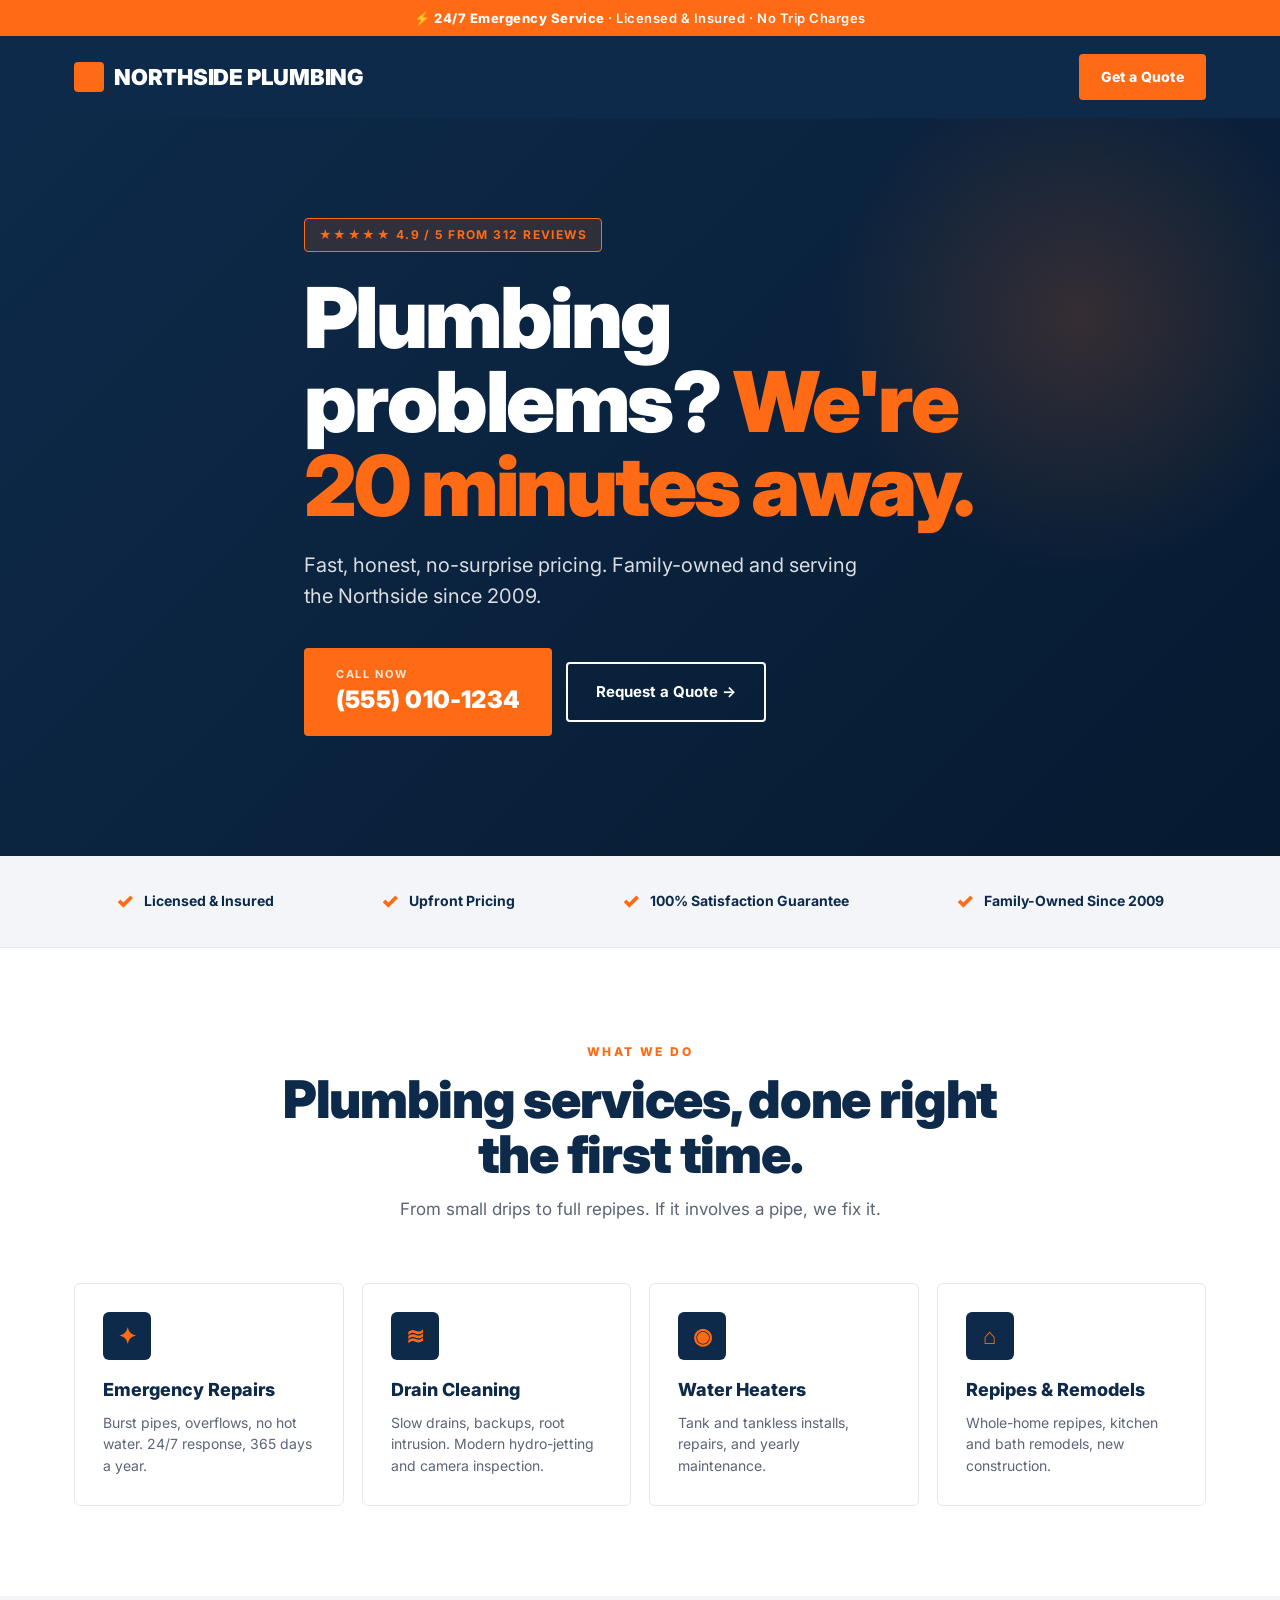
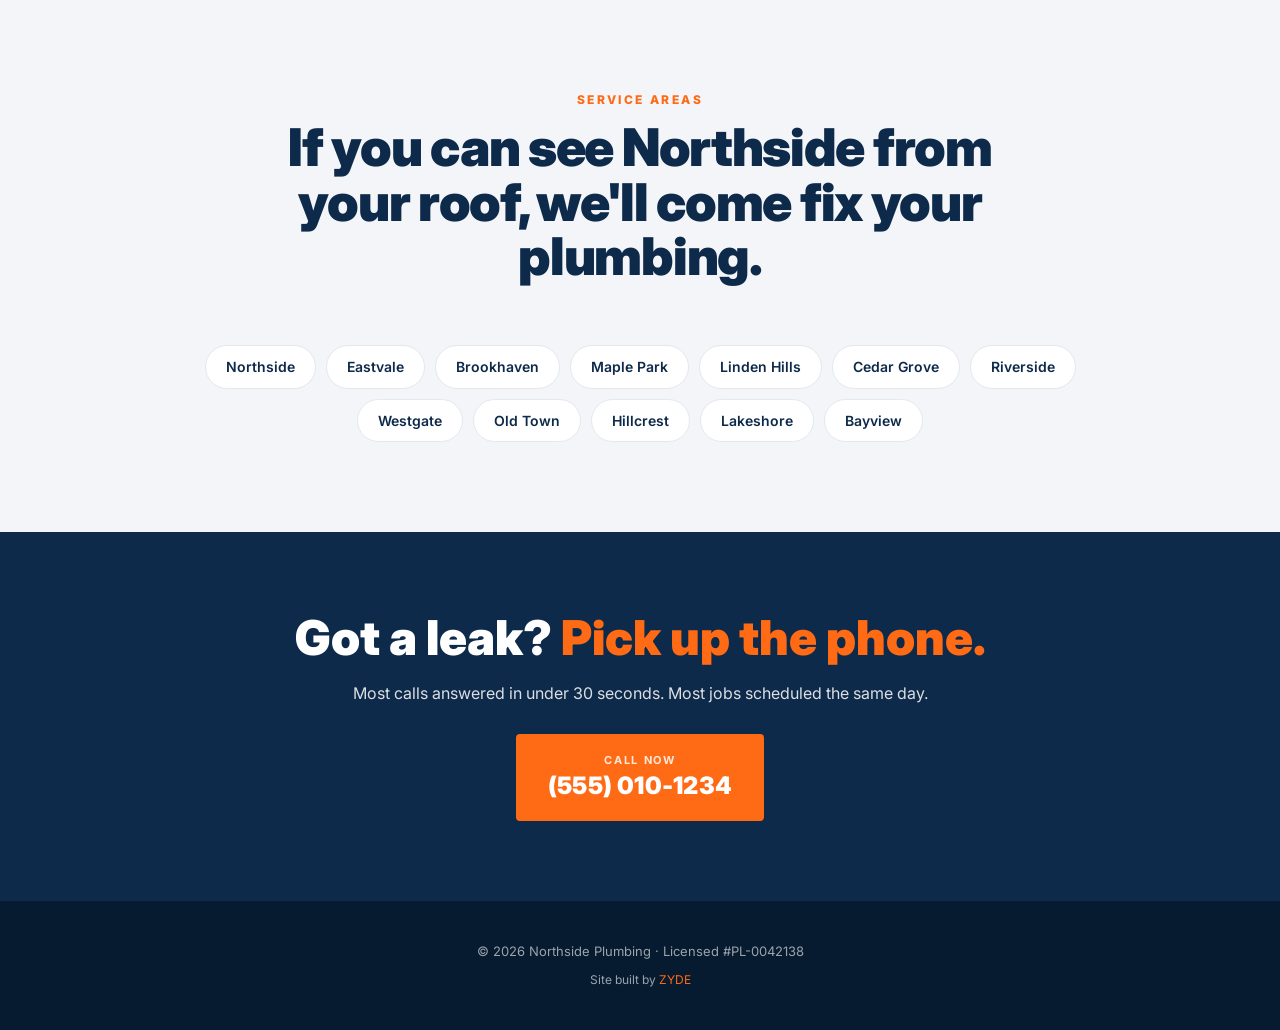
<file: sites/northside-plumbing.html>
<!DOCTYPE html>
<html lang="en">
<head>
<meta charset="UTF-8" />
<meta name="viewport" content="width=device-width, initial-scale=1.0" />
<title>Northside Plumbing — Honest plumbers. Fast service.</title>
<meta name="description" content="Northside Plumbing: 24/7 emergency plumbing, drain cleaning, water heater installs. Licensed & insured." />
<link rel="preconnect" href="https://fonts.googleapis.com" />
<link rel="preconnect" href="https://fonts.gstatic.com" crossorigin />
<link href="https://fonts.googleapis.com/css2?family=Inter:wght@400;500;600;700;800;900&display=swap" rel="stylesheet" />
<style>
  :root {
    --navy: #0e2a4a;
    --navy-dark: #061a30;
    --orange: #ff6a14;
    --orange-dark: #d8530a;
    --gray: #f3f5f8;
    --gray-2: #e3e8ef;
    --text: #1a2434;
    --muted: #5b6577;
  }
  * { box-sizing: border-box; margin: 0; padding: 0; }
  body { font-family: 'Inter', sans-serif; background: #fff; color: var(--text); line-height: 1.55; }
  .container { max-width: 1180px; margin: 0 auto; padding: 0 24px; }
  a { color: inherit; }

  .topstrip { background: var(--orange); color: #fff; padding: 8px 0; text-align: center; font-size: 13px; font-weight: 600; letter-spacing: 0.04em; }
  .topstrip strong { font-weight: 800; }

  .nav { background: var(--navy); color: #fff; padding: 18px 0; }
  .nav-inner { display: flex; align-items: center; justify-content: space-between; gap: 20px; }
  .logo { font-weight: 900; font-size: 22px; letter-spacing: -0.01em; display: flex; align-items: center; gap: 10px; }
  .logo::before { content: ""; width: 30px; height: 30px; background: var(--orange); border-radius: 4px; display: inline-block; position: relative; }
  .nav-cta { background: var(--orange); color: #fff; padding: 12px 22px; text-decoration: none; font-weight: 800; border-radius: 4px; font-size: 14px; letter-spacing: 0.02em; }
  .nav-cta:hover { background: var(--orange-dark); }

  .hero { background: linear-gradient(135deg, var(--navy) 0%, var(--navy-dark) 100%); color: #fff; padding: 100px 0 120px; position: relative; overflow: hidden; }
  .hero::before { content: ""; position: absolute; top: -100px; right: -100px; width: 600px; height: 600px; background: radial-gradient(circle, rgba(255, 106, 20, 0.18), transparent 60%); border-radius: 50%; }
  .hero-inner { position: relative; max-width: 720px; }
  .badge { display: inline-block; background: rgba(255, 106, 20, 0.15); border: 1px solid var(--orange); color: var(--orange); font-weight: 700; font-size: 12px; padding: 7px 14px; border-radius: 4px; letter-spacing: 0.12em; text-transform: uppercase; margin-bottom: 24px; }
  .hero h1 { font-size: clamp(48px, 7vw, 84px); font-weight: 900; line-height: 1; letter-spacing: -0.03em; margin-bottom: 22px; }
  .hero h1 span { color: var(--orange); }
  .hero p { font-size: 20px; opacity: 0.85; margin-bottom: 36px; max-width: 560px; }
  .hero-cta { display: flex; gap: 14px; flex-wrap: wrap; align-items: center; }
  .btn-phone { display: inline-flex; align-items: center; gap: 12px; background: var(--orange); color: #fff; padding: 18px 32px; text-decoration: none; font-weight: 900; font-size: 22px; border-radius: 4px; letter-spacing: 0.01em; }
  .btn-phone:hover { background: var(--orange-dark); }
  .btn-phone .label { font-size: 11px; opacity: 0.85; letter-spacing: 0.15em; text-transform: uppercase; display: block; font-weight: 700; }
  .btn-phone .num { font-size: 24px; line-height: 1; }
  .btn-secondary { background: transparent; color: #fff; border: 2px solid #fff; padding: 16px 28px; text-decoration: none; font-weight: 700; border-radius: 4px; font-size: 15px; }
  .btn-secondary:hover { background: #fff; color: var(--navy); }

  .trustbar { background: var(--gray); padding: 30px 0; border-bottom: 1px solid var(--gray-2); }
  .trustbar-inner { display: flex; align-items: center; justify-content: space-around; flex-wrap: wrap; gap: 24px; }
  .trust-item { display: flex; align-items: center; gap: 10px; font-weight: 700; color: var(--navy); font-size: 14px; }
  .trust-item::before { content: "✓"; color: var(--orange); font-weight: 900; font-size: 20px; }

  .section { padding: 90px 0; }
  .section-head { text-align: center; max-width: 720px; margin: 0 auto 60px; }
  .kicker { color: var(--orange); font-size: 12px; letter-spacing: 0.2em; text-transform: uppercase; font-weight: 800; margin-bottom: 12px; display: inline-block; }
  .section-head h2 { font-size: clamp(34px, 4.5vw, 52px); color: var(--navy); font-weight: 900; line-height: 1.05; letter-spacing: -0.025em; margin-bottom: 14px; }
  .section-head p { color: var(--muted); font-size: 17px; }

  .services-grid { display: grid; grid-template-columns: repeat(4, 1fr); gap: 18px; }
  .service { background: #fff; border: 1px solid var(--gray-2); padding: 28px; border-radius: 6px; transition: transform .2s, box-shadow .2s, border-color .2s; }
  .service:hover { transform: translateY(-4px); box-shadow: 0 20px 40px -20px rgba(14, 42, 74, 0.2); border-color: var(--orange); }
  .service .icon { width: 48px; height: 48px; background: var(--navy); color: var(--orange); border-radius: 6px; display: flex; align-items: center; justify-content: center; font-size: 22px; font-weight: 900; margin-bottom: 16px; }
  .service h3 { color: var(--navy); font-size: 18px; font-weight: 800; margin-bottom: 8px; }
  .service p { color: var(--muted); font-size: 14px; }

  .areas { background: var(--gray); }
  .area-chips { display: flex; flex-wrap: wrap; gap: 10px; justify-content: center; max-width: 900px; margin: 0 auto; }
  .chip { padding: 10px 20px; background: #fff; border: 1px solid var(--gray-2); border-radius: 999px; font-weight: 600; font-size: 14px; color: var(--navy); }
  .chip:hover { border-color: var(--orange); color: var(--orange); }

  .cta { background: var(--navy); color: #fff; text-align: center; padding: 80px 0; }
  .cta h2 { font-size: clamp(32px, 4vw, 48px); font-weight: 900; margin-bottom: 16px; line-height: 1.1; }
  .cta h2 span { color: var(--orange); }
  .cta p { opacity: 0.85; margin-bottom: 28px; }
  .cta .btn-phone { background: var(--orange); }

  .footer { background: var(--navy-dark); color: rgba(255,255,255,0.6); padding: 40px 0; text-align: center; font-size: 13px; }
  .footer a { color: var(--orange); text-decoration: none; }
  .footer .built { margin-top: 10px; font-size: 12px; }

  @media (max-width: 900px) { .services-grid { grid-template-columns: repeat(2, 1fr); } }
  @media (max-width: 600px) {
    .services-grid { grid-template-columns: 1fr; }
    .section { padding: 70px 0; }
    .hero { padding: 70px 0 80px; }
  }
</style>
</head>
<body>
  <div class="topstrip">⚡ <strong>24/7 Emergency Service</strong> · Licensed & Insured · No Trip Charges</div>

  <header class="nav">
    <div class="container nav-inner">
      <div class="logo">NORTHSIDE PLUMBING</div>
      <a href="#" onclick="event.preventDefault(); openModal('quoteModal');" class="nav-cta">Get a Quote</a>
    </div>
  </header>

  <section class="hero">
    <div class="container hero-inner">
      <span class="badge">★★★★★ 4.9 / 5 from 312 reviews</span>
      <h1>Plumbing problems? <span>We're 20 minutes away.</span></h1>
      <p>Fast, honest, no-surprise pricing. Family-owned and serving the Northside since 2009.</p>
      <div class="hero-cta">
        <a href="tel:5550101234" class="btn-phone">
          <div>
            <span class="label">Call now</span>
            <span class="num">(555) 010-1234</span>
          </div>
        </a>
        <a href="#" onclick="event.preventDefault(); openModal('quoteModal');" class="btn-secondary">Request a Quote →</a>
      </div>
    </div>
  </section>

  <div class="trustbar">
    <div class="container trustbar-inner">
      <div class="trust-item">Licensed & Insured</div>
      <div class="trust-item">Upfront Pricing</div>
      <div class="trust-item">100% Satisfaction Guarantee</div>
      <div class="trust-item">Family-Owned Since 2009</div>
    </div>
  </div>

  <section class="section">
    <div class="container">
      <div class="section-head">
        <span class="kicker">What we do</span>
        <h2>Plumbing services, done right the first time.</h2>
        <p>From small drips to full repipes. If it involves a pipe, we fix it.</p>
      </div>
      <div class="services-grid">
        <div class="service">
          <div class="icon">✦</div>
          <h3>Emergency Repairs</h3>
          <p>Burst pipes, overflows, no hot water. 24/7 response, 365 days a year.</p>
        </div>
        <div class="service">
          <div class="icon">≋</div>
          <h3>Drain Cleaning</h3>
          <p>Slow drains, backups, root intrusion. Modern hydro-jetting and camera inspection.</p>
        </div>
        <div class="service">
          <div class="icon">◉</div>
          <h3>Water Heaters</h3>
          <p>Tank and tankless installs, repairs, and yearly maintenance.</p>
        </div>
        <div class="service">
          <div class="icon">⌂</div>
          <h3>Repipes & Remodels</h3>
          <p>Whole-home repipes, kitchen and bath remodels, new construction.</p>
        </div>
      </div>
    </div>
  </section>

  <section class="section areas">
    <div class="container">
      <div class="section-head">
        <span class="kicker">Service Areas</span>
        <h2>If you can see Northside from your roof, we'll come fix your plumbing.</h2>
      </div>
      <div class="area-chips">
        <span class="chip">Northside</span>
        <span class="chip">Eastvale</span>
        <span class="chip">Brookhaven</span>
        <span class="chip">Maple Park</span>
        <span class="chip">Linden Hills</span>
        <span class="chip">Cedar Grove</span>
        <span class="chip">Riverside</span>
        <span class="chip">Westgate</span>
        <span class="chip">Old Town</span>
        <span class="chip">Hillcrest</span>
        <span class="chip">Lakeshore</span>
        <span class="chip">Bayview</span>
      </div>
    </div>
  </section>

  <section class="cta" id="quote">
    <div class="container">
      <h2>Got a leak? <span>Pick up the phone.</span></h2>
      <p>Most calls answered in under 30 seconds. Most jobs scheduled the same day.</p>
      <a href="tel:5550101234" class="btn-phone">
        <div>
          <span class="label">Call now</span>
          <span class="num">(555) 010-1234</span>
        </div>
      </a>
    </div>
  </section>

  <footer class="footer">
    <div class="container">
      <p>© 2026 Northside Plumbing · Licensed #PL-0042138</p>
      <p class="built">Site built by <a href="../index.html">ZYDE</a></p>
    </div>
  </footer>

  <style>
    .modal { position: fixed; inset: 0; z-index: 1000; display: none; }
    .modal.open { display: flex; align-items: center; justify-content: center; padding: 20px; }
    .modal-backdrop { position: absolute; inset: 0; background: rgba(6, 26, 48, 0.7); backdrop-filter: blur(8px); }
    .modal-card { position: relative; background: #fff; color: var(--text); max-width: 460px; width: 100%; padding: 44px 38px; border-radius: 6px; max-height: 92vh; overflow-y: auto; box-shadow: 0 40px 100px -20px rgba(0,0,0,0.5); border-top: 4px solid var(--orange); }
    .modal-x { position: absolute; top: 14px; right: 14px; width: 36px; height: 36px; background: rgba(14, 42, 74, 0.08); border: 0; border-radius: 50%; font-size: 22px; cursor: pointer; color: var(--navy); display: flex; align-items: center; justify-content: center; }
    .modal-x:hover { background: var(--orange); color: #fff; }
    .modal-eyebrow { font-size: 11px; letter-spacing: 0.22em; text-transform: uppercase; font-weight: 800; margin-bottom: 12px; color: var(--orange); }
    .modal-title { font-size: 32px; line-height: 1.0; margin-bottom: 8px; color: var(--navy); font-weight: 900; letter-spacing: -0.02em; }
    .modal-title span { color: var(--orange); }
    .modal-sub { font-size: 14px; color: var(--muted); margin-bottom: 24px; }
    .modal-card form { display: flex; flex-direction: column; gap: 12px; }
    .modal-card form label { display: flex; flex-direction: column; gap: 6px; font-size: 11px; letter-spacing: 0.16em; text-transform: uppercase; color: var(--navy); font-weight: 700; }
    .modal-card form input, .modal-card form select, .modal-card form textarea { padding: 13px 14px; border: 1px solid var(--gray-2); font-family: inherit; font-size: 15px; border-radius: 4px; background: #fff; color: var(--text); font-weight: 400; letter-spacing: 0; text-transform: none; resize: vertical; }
    .modal-card form input:focus, .modal-card form select:focus, .modal-card form textarea:focus { outline: none; border-color: var(--orange); }
    .modal-submit { margin-top: 6px; padding: 16px 24px; background: var(--orange); color: #fff; border: 0; border-radius: 4px; font-size: 14px; font-weight: 800; letter-spacing: 0.08em; text-transform: uppercase; cursor: pointer; font-family: inherit; }
    .modal-submit:hover { background: var(--orange-dark); }
    .modal-success { text-align: center; padding: 16px 0; }
    .modal-success .check { display: inline-flex; align-items: center; justify-content: center; width: 64px; height: 64px; border-radius: 50%; background: var(--orange); color: #fff; font-size: 32px; margin-bottom: 22px; }
    .modal-success p { color: var(--muted); margin-top: 10px; line-height: 1.55; font-size: 15px; }
    .modal-done-btn { margin-top: 24px; padding: 12px 22px; background: transparent; border: 1px solid var(--navy); border-radius: 4px; cursor: pointer; font-size: 12px; letter-spacing: 0.12em; text-transform: uppercase; font-weight: 800; color: var(--navy); font-family: inherit; }
    .modal-done-btn:hover { background: var(--navy); color: #fff; }
  </style>

  <div class="modal" id="quoteModal" role="dialog" aria-modal="true">
    <div class="modal-backdrop"></div>
    <div class="modal-card">
      <button class="modal-x" onclick="closeModal('quoteModal')" aria-label="Close">×</button>
      <div class="modal-body">
        <div class="modal-eyebrow">— Free Quote</div>
        <h3 class="modal-title">Tell us <span>what's wrong.</span></h3>
        <p class="modal-sub">We'll call you back within 30 minutes with a no-surprise estimate.</p>
        <form data-success="<h3 class='modal-title'>On the way, <span>{name}!</span></h3><p>We'll call {phone} within 30 minutes. If it's an emergency, hit the phone button to skip the line.</p>">
          <label>Your name<input name="name" type="text" required placeholder="First and last"></label>
          <label>Phone<input name="phone" type="tel" required placeholder="(555) 123-4567"></label>
          <label>Address<input name="address" type="text" required placeholder="Street and city"></label>
          <label>What's going on?<select name="issue" required>
            <option>Burst pipe / leak</option>
            <option>No hot water</option>
            <option>Drain backup</option>
            <option>Water heater install</option>
            <option>Toilet / sink / faucet</option>
            <option>Something else</option>
          </select></label>
          <label>How urgent?<select name="urgency">
            <option>It can wait a few days</option>
            <option>Within 24 hours</option>
            <option>Emergency — call me now</option>
          </select></label>
          <button type="submit" class="modal-submit">Send for free quote →</button>
        </form>
      </div>
    </div>
  </div>

  <script>
    function openModal(id) { document.getElementById(id).classList.add('open'); document.body.style.overflow = 'hidden'; }
    function closeModal(id) {
      const m = document.getElementById(id);
      m.classList.remove('open');
      document.body.style.overflow = '';
      setTimeout(() => { if (m.dataset.original) m.querySelector('.modal-body').innerHTML = m.dataset.original; }, 300);
    }
    document.querySelectorAll('.modal').forEach(m => { m.dataset.original = m.querySelector('.modal-body').innerHTML; });
    document.addEventListener('click', (e) => {
      if (e.target.classList.contains('modal-backdrop')) { const m = e.target.closest('.modal'); if (m) closeModal(m.id); }
    });
    document.addEventListener('keydown', (e) => { if (e.key === 'Escape') document.querySelectorAll('.modal.open').forEach(m => closeModal(m.id)); });
    document.addEventListener('submit', (e) => {
      if (!e.target.matches('.modal form')) return;
      e.preventDefault();
      const form = e.target, modal = form.closest('.modal'), data = new FormData(form);
      let html = form.dataset.success || '<h3>Done!</h3>';
      for (const [k, v] of data.entries()) html = html.replace(new RegExp('\\{' + k + '\\}', 'g'), v || '');
      modal.querySelector('.modal-body').innerHTML = `<div class="modal-success"><div class="check">✓</div>${html}<button class="modal-done-btn" onclick="closeModal('${modal.id}')">Close</button></div>`;
    });
  </script>
</body>
</html>
</file>
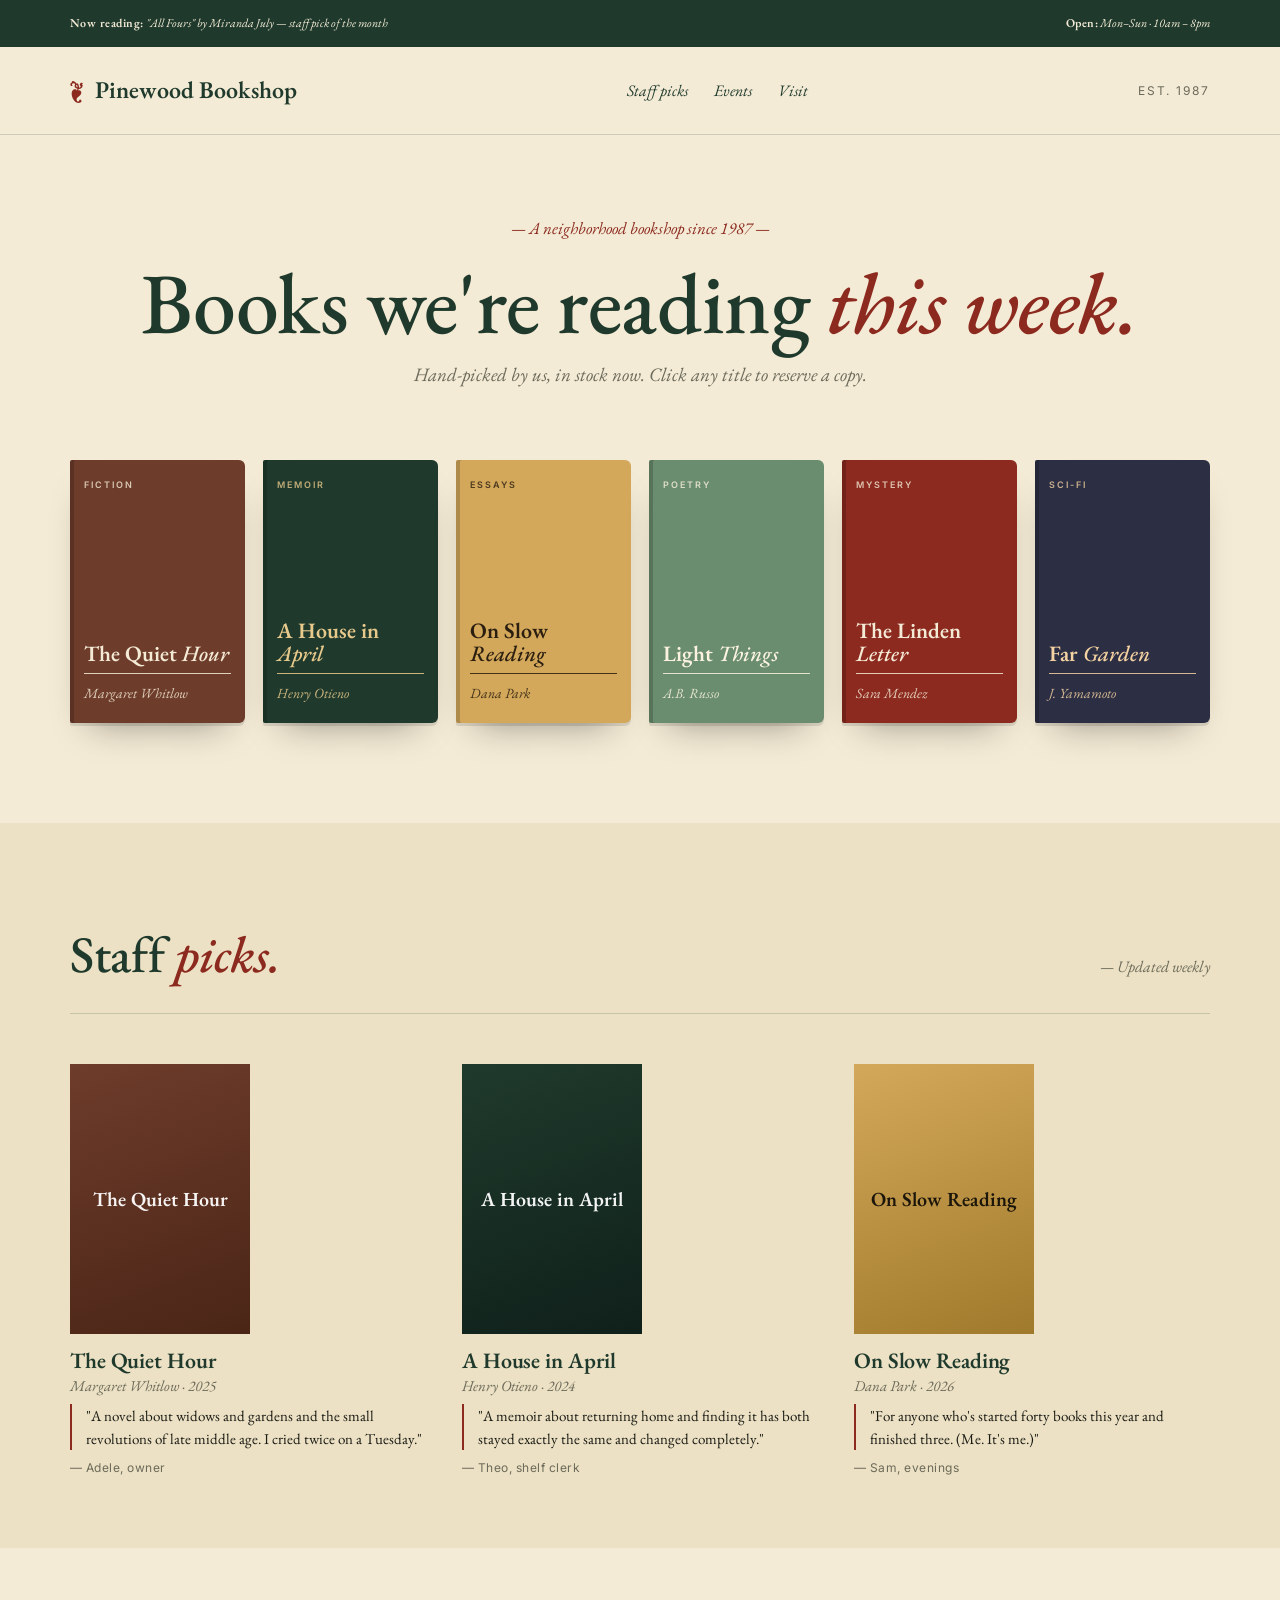
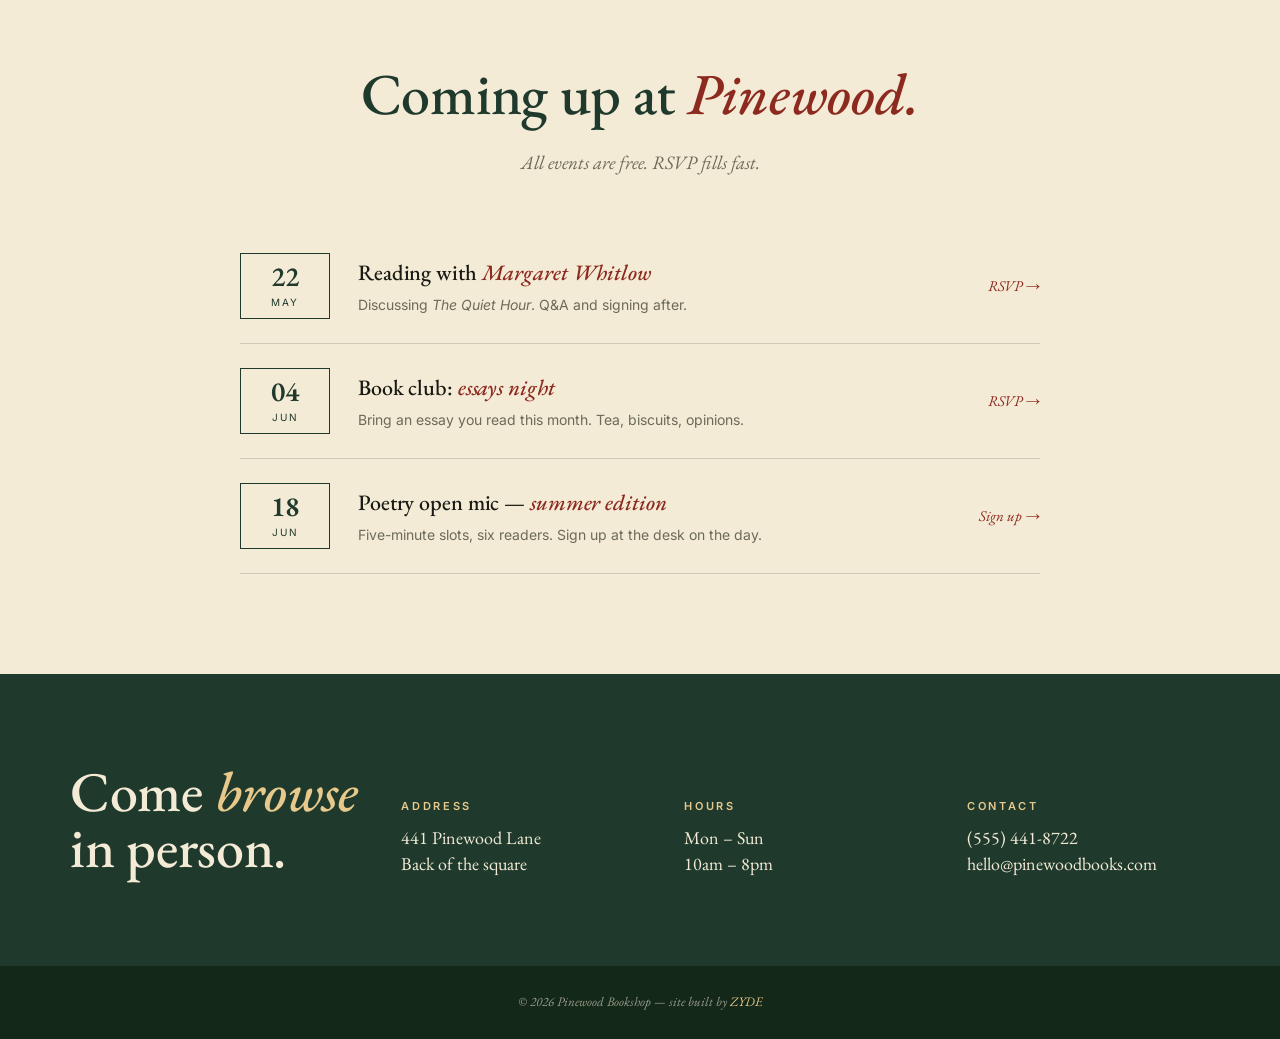
<file: sites/pinewood-bookshop.html>
<!DOCTYPE html>
<html lang="en">
<head>
<meta charset="UTF-8" />
<meta name="viewport" content="width=device-width, initial-scale=1.0" />
<title>Pinewood Bookshop — A neighborhood bookshop since 1987</title>
<meta name="description" content="Pinewood Bookshop: carefully chosen books, regular author events, and the best book club this side of the river." />
<link rel="preconnect" href="https://fonts.googleapis.com" />
<link rel="preconnect" href="https://fonts.gstatic.com" crossorigin />
<link href="https://fonts.googleapis.com/css2?family=EB+Garamond:ital,wght@0,400;0,500;0,600;1,400;1,500&family=Inter:wght@400;500;600&display=swap" rel="stylesheet" />
<style>
  :root {
    --forest: #1f3a2c;
    --forest-2: #142819;
    --cream: #f4ebd6;
    --cream-2: #ece1c4;
    --ox: #8c2a1f;
    --ink: #1a1a14;
    --rule: rgba(31, 58, 44, 0.18);
    --muted: #6c6a5a;
  }
  * { box-sizing: border-box; margin: 0; padding: 0; }
  body { font-family: 'Inter', sans-serif; background: var(--cream); color: var(--ink); line-height: 1.6; }
  .container { max-width: 1200px; margin: 0 auto; padding: 0 30px; }
  a { color: inherit; text-decoration: none; }
  h1, h2, h3, .serif { font-family: 'EB Garamond', serif; letter-spacing: -0.005em; }

  .nav { padding: 24px 0; background: var(--cream); border-bottom: 1px solid var(--rule); }
  .nav-inner { display: flex; align-items: center; justify-content: space-between; gap: 20px; flex-wrap: wrap; }
  .logo {
    font-family: 'EB Garamond', serif; font-weight: 600; font-size: 24px;
    color: var(--forest); display: flex; align-items: center; gap: 12px;
  }
  .logo::before { content: "❦"; color: var(--ox); font-size: 22px; }
  .nav-links { display: flex; gap: 26px; font-family: 'EB Garamond', serif; font-size: 16px; font-style: italic; color: var(--forest); }
  .nav-links a:hover { color: var(--ox); }
  .nav-meta { font-size: 12px; letter-spacing: 0.16em; text-transform: uppercase; color: var(--muted); }

  /* HEADER STRIP */
  .strip { background: var(--forest); color: var(--cream); padding: 14px 0; }
  .strip-inner { display: flex; justify-content: space-between; align-items: center; flex-wrap: wrap; gap: 14px; font-size: 12px; font-style: italic; font-family: 'EB Garamond', serif; }
  .strip-inner strong { font-style: normal; font-weight: 600; letter-spacing: 0.04em; }

  /* HERO — book grid */
  .hero { padding: 80px 0 50px; }
  .hero-eyebrow { font-family: 'EB Garamond', serif; font-style: italic; font-size: 17px; color: var(--ox); margin-bottom: 18px; text-align: center; }
  .hero h1 {
    font-family: 'EB Garamond', serif; font-weight: 500;
    font-size: clamp(48px, 7vw, 86px); line-height: 1.0;
    text-align: center; color: var(--forest);
    margin-bottom: 14px;
  }
  .hero h1 em { color: var(--ox); font-style: italic; }
  .hero-sub { text-align: center; font-family: 'EB Garamond', serif; font-style: italic; font-size: 19px; color: var(--muted); margin-bottom: 70px; }

  .book-grid {
    display: grid;
    grid-template-columns: repeat(6, 1fr);
    gap: 18px;
    margin-bottom: 50px;
  }
  .book {
    aspect-ratio: 2/3;
    padding: 18px 14px;
    display: flex; flex-direction: column;
    border-radius: 2px 6px 6px 2px;
    box-shadow:
      inset 4px 0 0 rgba(0,0,0,0.18),
      0 20px 35px -20px rgba(0,0,0,0.4),
      0 3px 0 rgba(0,0,0,0.1);
    position: relative;
    transition: transform .3s ease;
    cursor: pointer;
  }
  .book:hover { transform: translateY(-6px) rotate(-1deg); }
  .book .b-tag { font-size: 9px; letter-spacing: 0.22em; text-transform: uppercase; opacity: 0.8; font-weight: 600; }
  .book .b-title { font-family: 'EB Garamond', serif; font-weight: 600; font-size: 22px; line-height: 1.05; margin-top: auto; }
  .book .b-title em { font-style: italic; font-weight: 500; }
  .book .b-author { font-family: 'EB Garamond', serif; font-style: italic; font-size: 14px; margin-top: 8px; opacity: 0.85; border-top: 1px solid currentColor; padding-top: 8px; }

  .book-1 { background: #6e3c2b; color: #f4ebd6; }
  .book-2 { background: #1f3a2c; color: #e8c98c; }
  .book-3 { background: #d4a85a; color: #2a1e10; }
  .book-4 { background: #6a8d6f; color: #fbf3e0; }
  .book-5 { background: #8c2a1f; color: #f4ebd6; }
  .book-6 { background: #2c2e44; color: #f4d2a1; }

  /* PICKS SECTION */
  .picks { padding: 90px 0 70px; background: var(--cream-2); }
  .picks-head { display: flex; justify-content: space-between; align-items: baseline; margin-bottom: 50px; padding-bottom: 18px; border-bottom: 1px solid var(--rule); }
  .picks-head h2 { font-size: clamp(34px, 4vw, 52px); color: var(--forest); font-weight: 500; }
  .picks-head h2 em { color: var(--ox); font-style: italic; }
  .picks-head .meta { font-family: 'EB Garamond', serif; font-style: italic; color: var(--muted); }

  .picks-grid { display: grid; grid-template-columns: repeat(3, 1fr); gap: 36px; }
  .pick { display: flex; flex-direction: column; gap: 14px; }
  .pick .cover { aspect-ratio: 2/3; max-width: 180px; }
  .pick-1 .cover { background: linear-gradient(160deg, #6e3c2b, #4a2516); display: flex; align-items: center; justify-content: center; }
  .pick-2 .cover { background: linear-gradient(160deg, #1f3a2c, #0f201a); display: flex; align-items: center; justify-content: center; }
  .pick-3 .cover { background: linear-gradient(160deg, #d4a85a, #a07a2c); display: flex; align-items: center; justify-content: center; }
  .pick .cover-text { font-family: 'EB Garamond', serif; font-weight: 600; color: rgba(255,255,255,0.95); font-size: 20px; padding: 16px; text-align: center; line-height: 1.1; }
  .pick-3 .cover-text { color: rgba(0,0,0,0.85); }
  .pick h3 { font-family: 'EB Garamond', serif; font-weight: 600; font-size: 22px; color: var(--forest); line-height: 1.2; }
  .pick .author { font-family: 'EB Garamond', serif; font-style: italic; color: var(--muted); font-size: 15px; margin-bottom: 6px; }
  .pick blockquote { font-family: 'EB Garamond', serif; font-size: 15px; color: var(--ink); line-height: 1.55; border-left: 2px solid var(--ox); padding-left: 14px; margin-top: 6px; }
  .pick .by { font-size: 12px; color: var(--muted); margin-top: 8px; letter-spacing: 0.04em; }

  /* EVENTS — list style */
  .events { padding: 100px 0; }
  .events-head { text-align: center; margin-bottom: 50px; }
  .events-head h2 { font-size: clamp(36px, 5vw, 58px); color: var(--forest); font-weight: 500; }
  .events-head h2 em { color: var(--ox); font-style: italic; }
  .events-head p { font-family: 'EB Garamond', serif; font-style: italic; font-size: 19px; color: var(--muted); margin-top: 8px; }

  .event-list { max-width: 800px; margin: 0 auto; }
  .event {
    display: grid;
    grid-template-columns: 90px 1fr auto;
    gap: 28px;
    align-items: center;
    padding: 24px 0;
    border-bottom: 1px solid var(--rule);
    transition: padding-left .2s;
  }
  .event:hover { padding-left: 12px; }
  .event .date { text-align: center; padding: 8px 0; border: 1px solid var(--forest); color: var(--forest); }
  .event .date .d { font-family: 'EB Garamond', serif; font-size: 28px; font-weight: 600; line-height: 1; }
  .event .date .m { font-size: 10px; letter-spacing: 0.2em; text-transform: uppercase; margin-top: 4px; }
  .event h3 { font-family: 'EB Garamond', serif; font-size: 22px; font-weight: 500; color: var(--ink); margin-bottom: 4px; }
  .event h3 em { color: var(--ox); font-style: italic; }
  .event p { font-size: 14px; color: var(--muted); }
  .event .rsvp { font-family: 'EB Garamond', serif; font-style: italic; font-size: 15px; color: var(--ox); }
  .event .rsvp:hover { color: var(--forest-2); }

  /* VISIT */
  .visit { background: var(--forest); color: var(--cream); padding: 90px 0; }
  .visit-grid { display: grid; grid-template-columns: 1.2fr 1fr 1fr 1fr; gap: 40px; align-items: end; }
  .visit-grid h2 { font-family: 'EB Garamond', serif; font-size: clamp(36px, 4.5vw, 56px); font-weight: 500; line-height: 1.0; }
  .visit-grid h2 em { color: #e8c98c; font-style: italic; }
  .v-block .lbl { font-size: 11px; letter-spacing: 0.24em; text-transform: uppercase; color: #e8c98c; margin-bottom: 10px; font-weight: 600; }
  .v-block .val { font-family: 'EB Garamond', serif; font-size: 18px; line-height: 1.4; }

  .footer { padding: 26px 0; background: var(--forest-2); color: rgba(244, 235, 214, 0.6); text-align: center; font-size: 13px; font-family: 'EB Garamond', serif; font-style: italic; }
  .footer a { color: #e8c98c; }

  @media (max-width: 900px) {
    .book-grid { grid-template-columns: repeat(3, 1fr); }
    .picks-grid { grid-template-columns: 1fr; }
    .visit-grid { grid-template-columns: 1fr 1fr; gap: 30px; }
    .nav-links { display: none; }
  }
  @media (max-width: 500px) {
    .book-grid { grid-template-columns: repeat(2, 1fr); }
    .event { grid-template-columns: 70px 1fr; }
    .event .rsvp { grid-column: 2; }
  }
</style>
</head>
<body>
  <div class="strip">
    <div class="container strip-inner">
      <span><strong>Now reading:</strong> "All Fours" by Miranda July — staff pick of the month</span>
      <span><strong>Open:</strong> Mon–Sun · 10am – 8pm</span>
    </div>
  </div>

  <header class="nav">
    <div class="container nav-inner">
      <div class="logo">Pinewood Bookshop</div>
      <nav class="nav-links">
        <a href="#picks">Staff picks</a>
        <a href="#events">Events</a>
        <a href="#visit">Visit</a>
      </nav>
      <div class="nav-meta">Est. 1987</div>
    </div>
  </header>

  <section class="hero">
    <div class="container">
      <p class="hero-eyebrow">— A neighborhood bookshop since 1987 —</p>
      <h1>Books we're reading <em>this week.</em></h1>
      <p class="hero-sub">Hand-picked by us, in stock now. Click any title to reserve a copy.</p>

      <div class="book-grid">
        <div class="book book-1" onclick="openBookRsv('The Quiet Hour — Margaret Whitlow')">
          <span class="b-tag">Fiction</span>
          <div class="b-title">The Quiet <em>Hour</em></div>
          <div class="b-author">Margaret Whitlow</div>
        </div>
        <div class="book book-2" onclick="openBookRsv('A House in April — Henry Otieno')">
          <span class="b-tag">Memoir</span>
          <div class="b-title">A House in <em>April</em></div>
          <div class="b-author">Henry Otieno</div>
        </div>
        <div class="book book-3" onclick="openBookRsv('On Slow Reading — Dana Park')">
          <span class="b-tag">Essays</span>
          <div class="b-title">On Slow <em>Reading</em></div>
          <div class="b-author">Dana Park</div>
        </div>
        <div class="book book-4" onclick="openBookRsv('Light Things — A.B. Russo')">
          <span class="b-tag">Poetry</span>
          <div class="b-title">Light <em>Things</em></div>
          <div class="b-author">A.B. Russo</div>
        </div>
        <div class="book book-5" onclick="openBookRsv('The Linden Letter — Sara Mendez')">
          <span class="b-tag">Mystery</span>
          <div class="b-title">The Linden <em>Letter</em></div>
          <div class="b-author">Sara Mendez</div>
        </div>
        <div class="book book-6" onclick="openBookRsv('Far Garden — J. Yamamoto')">
          <span class="b-tag">Sci-Fi</span>
          <div class="b-title">Far <em>Garden</em></div>
          <div class="b-author">J. Yamamoto</div>
        </div>
      </div>
    </div>
  </section>

  <section class="picks" id="picks">
    <div class="container">
      <div class="picks-head">
        <h2>Staff <em>picks.</em></h2>
        <div class="meta">— Updated weekly</div>
      </div>
      <div class="picks-grid">
        <article class="pick pick-1">
          <div class="cover"><div class="cover-text">The Quiet Hour</div></div>
          <div>
            <h3>The Quiet Hour</h3>
            <p class="author">Margaret Whitlow · 2025</p>
            <blockquote>"A novel about widows and gardens and the small revolutions of late middle age. I cried twice on a Tuesday."</blockquote>
            <p class="by">— Adele, owner</p>
          </div>
        </article>
        <article class="pick pick-2">
          <div class="cover"><div class="cover-text">A House in April</div></div>
          <div>
            <h3>A House in April</h3>
            <p class="author">Henry Otieno · 2024</p>
            <blockquote>"A memoir about returning home and finding it has both stayed exactly the same and changed completely."</blockquote>
            <p class="by">— Theo, shelf clerk</p>
          </div>
        </article>
        <article class="pick pick-3">
          <div class="cover"><div class="cover-text">On Slow Reading</div></div>
          <div>
            <h3>On Slow Reading</h3>
            <p class="author">Dana Park · 2026</p>
            <blockquote>"For anyone who's started forty books this year and finished three. (Me. It's me.)"</blockquote>
            <p class="by">— Sam, evenings</p>
          </div>
        </article>
      </div>
    </div>
  </section>

  <section class="events" id="events">
    <div class="container">
      <div class="events-head">
        <h2>Coming up at <em>Pinewood.</em></h2>
        <p>All events are free. RSVP fills fast.</p>
      </div>
      <div class="event-list">
        <article class="event">
          <div class="date"><div class="d">22</div><div class="m">May</div></div>
          <div>
            <h3>Reading with <em>Margaret Whitlow</em></h3>
            <p>Discussing <em>The Quiet Hour</em>. Q&amp;A and signing after.</p>
          </div>
          <a href="#" onclick="event.preventDefault(); openRsvp(this);" class="rsvp">RSVP →</a>
        </article>
        <article class="event">
          <div class="date"><div class="d">04</div><div class="m">Jun</div></div>
          <div>
            <h3>Book club: <em>essays night</em></h3>
            <p>Bring an essay you read this month. Tea, biscuits, opinions.</p>
          </div>
          <a href="#" onclick="event.preventDefault(); openRsvp(this);" class="rsvp">RSVP →</a>
        </article>
        <article class="event">
          <div class="date"><div class="d">18</div><div class="m">Jun</div></div>
          <div>
            <h3>Poetry open mic — <em>summer edition</em></h3>
            <p>Five-minute slots, six readers. Sign up at the desk on the day.</p>
          </div>
          <a href="#" onclick="event.preventDefault(); openRsvp(this);" class="rsvp">Sign up →</a>
        </article>
      </div>
    </div>
  </section>

  <section class="visit" id="visit">
    <div class="container visit-grid">
      <h2>Come <em>browse</em><br/>in person.</h2>
      <div class="v-block">
        <div class="lbl">Address</div>
        <div class="val">441 Pinewood Lane<br/>Back of the square</div>
      </div>
      <div class="v-block">
        <div class="lbl">Hours</div>
        <div class="val">Mon – Sun<br/>10am – 8pm</div>
      </div>
      <div class="v-block">
        <div class="lbl">Contact</div>
        <div class="val">(555) 441-8722<br/>hello@pinewoodbooks.com</div>
      </div>
    </div>
  </section>

  <footer class="footer">
    <div class="container">
      © 2026 Pinewood Bookshop — site built by <a href="../index.html">ZYDE</a>
    </div>
  </footer>

  <style>
    .modal { position: fixed; inset: 0; z-index: 1000; display: none; }
    .modal.open { display: flex; align-items: center; justify-content: center; padding: 20px; }
    .modal-backdrop { position: absolute; inset: 0; background: rgba(20, 40, 25, 0.7); backdrop-filter: blur(8px); }
    .modal-card { position: relative; background: var(--cream); color: var(--ink); max-width: 460px; width: 100%; padding: 44px 38px; max-height: 92vh; overflow-y: auto; box-shadow: 0 40px 100px -20px rgba(0,0,0,0.5); border-top: 4px solid var(--ox); }
    .modal-x { position: absolute; top: 14px; right: 14px; width: 36px; height: 36px; background: rgba(31, 58, 44, 0.08); border: 0; border-radius: 50%; font-size: 22px; cursor: pointer; color: var(--forest); display: flex; align-items: center; justify-content: center; }
    .modal-x:hover { background: var(--ox); color: var(--cream); }
    .modal-eyebrow { font-family: 'EB Garamond', serif; font-style: italic; font-size: 16px; margin-bottom: 12px; color: var(--ox); }
    .modal-title { font-family: 'EB Garamond', serif; font-size: 38px; line-height: 1.0; margin-bottom: 10px; color: var(--forest); font-weight: 500; }
    .modal-title em { font-style: italic; color: var(--ox); }
    .modal-sub { font-family: 'EB Garamond', serif; font-style: italic; font-size: 17px; color: var(--muted); margin-bottom: 26px; }
    .modal-card form { display: flex; flex-direction: column; gap: 12px; }
    .modal-card form label { display: flex; flex-direction: column; gap: 6px; font-size: 11px; letter-spacing: 0.22em; text-transform: uppercase; color: var(--forest); font-weight: 600; }
    .modal-card form input, .modal-card form select { padding: 13px 14px; border: 1px solid var(--rule); font-family: inherit; font-size: 15px; background: #fff; color: var(--ink); font-weight: 400; letter-spacing: 0; text-transform: none; }
    .modal-card form input:focus, .modal-card form select:focus { outline: none; border-color: var(--ox); }
    .modal-submit { margin-top: 8px; padding: 15px 24px; background: var(--ox); color: var(--cream); border: 0; font-size: 12px; font-weight: 700; letter-spacing: 0.18em; text-transform: uppercase; cursor: pointer; font-family: inherit; }
    .modal-submit:hover { background: var(--forest); }
    .modal-success { text-align: center; padding: 16px 0; }
    .modal-success .check { display: inline-flex; align-items: center; justify-content: center; width: 64px; height: 64px; border-radius: 50%; background: var(--ox); color: var(--cream); font-size: 32px; margin-bottom: 22px; }
    .modal-success p { color: var(--muted); margin-top: 10px; font-family: 'EB Garamond', serif; font-style: italic; font-size: 18px; line-height: 1.55; }
    .modal-done-btn { margin-top: 24px; padding: 12px 22px; background: transparent; border: 1px solid var(--forest); cursor: pointer; font-size: 11px; letter-spacing: 0.2em; text-transform: uppercase; font-weight: 600; color: var(--forest); font-family: inherit; }
    .modal-done-btn:hover { background: var(--forest); color: var(--cream); }
  </style>

  <div class="modal" id="bookModal" role="dialog" aria-modal="true">
    <div class="modal-backdrop"></div>
    <div class="modal-card">
      <button class="modal-x" onclick="closeModal('bookModal')">×</button>
      <div class="modal-body">
        <div class="modal-eyebrow">— Reserve a copy</div>
        <h3 class="modal-title">Hold it for <em>me.</em></h3>
        <p class="modal-sub">We'll set it aside at the counter. Pick it up within a week.</p>
        <form data-success="<h3 class='modal-title'>Held, <em>{name}!</em></h3><p>{title} is on the counter for you. Pick up by Friday. We'll text {phone} if it's been longer than that.</p>">
          <label>Title<input name="title" type="text" required></label>
          <label>Your name<input name="name" type="text" required></label>
          <label>Phone<input name="phone" type="tel" required placeholder="(555) 123-4567"></label>
          <button type="submit" class="modal-submit">Reserve →</button>
        </form>
      </div>
    </div>
  </div>

  <div class="modal" id="rsvpModal" role="dialog" aria-modal="true">
    <div class="modal-backdrop"></div>
    <div class="modal-card">
      <button class="modal-x" onclick="closeModal('rsvpModal')">×</button>
      <div class="modal-body">
        <div class="modal-eyebrow">— Event RSVP</div>
        <h3 class="modal-title">Save my <em>seat.</em></h3>
        <p class="modal-sub">Free to attend. Seating fills up — we'll email a reminder the day before.</p>
        <form data-success="<h3 class='modal-title'>RSVP'd, <em>{name}!</em></h3><p>You're on the list for {event}. We'll email a reminder to {email}.</p>">
          <label>Event<input name="event" type="text" required readonly></label>
          <label>Your name<input name="name" type="text" required></label>
          <label>Email<input name="email" type="email" required></label>
          <label>How many?<select name="guests" required>
            <option>1 — just me</option>
            <option>2</option><option>3</option><option>4</option>
          </select></label>
          <button type="submit" class="modal-submit">RSVP →</button>
        </form>
      </div>
    </div>
  </div>

  <script>
    function openModal(id) { document.getElementById(id).classList.add('open'); document.body.style.overflow = 'hidden'; }
    function closeModal(id) {
      const m = document.getElementById(id);
      m.classList.remove('open'); document.body.style.overflow = '';
      setTimeout(() => { if (m.dataset.original) m.querySelector('.modal-body').innerHTML = m.dataset.original; }, 300);
    }
    function openBookRsv(title) {
      openModal('bookModal');
      document.querySelector('#bookModal [name=title]').value = title;
    }
    function openRsvp(el) {
      const eventTitle = el.closest('.event').querySelector('h3').textContent.trim();
      openModal('rsvpModal');
      document.querySelector('#rsvpModal [name=event]').value = eventTitle;
    }
    document.querySelectorAll('.modal').forEach(m => { m.dataset.original = m.querySelector('.modal-body').innerHTML; });
    document.addEventListener('click', (e) => { if (e.target.classList.contains('modal-backdrop')) { const m = e.target.closest('.modal'); if (m) closeModal(m.id); } });
    document.addEventListener('keydown', (e) => { if (e.key === 'Escape') document.querySelectorAll('.modal.open').forEach(m => closeModal(m.id)); });
    document.addEventListener('submit', (e) => {
      if (!e.target.matches('.modal form')) return;
      e.preventDefault();
      const form = e.target, modal = form.closest('.modal'), data = new FormData(form);
      let html = form.dataset.success || '<h3>Done!</h3>';
      for (const [k, v] of data.entries()) html = html.replace(new RegExp('\\{' + k + '\\}', 'g'), v || '');
      modal.querySelector('.modal-body').innerHTML = `<div class="modal-success"><div class="check">✓</div>${html}<button class="modal-done-btn" onclick="closeModal('${modal.id}')">Close</button></div>`;
    });
    /* Make books look clickable */
    document.querySelectorAll('.book').forEach(b => { b.style.cursor = 'pointer'; });
  </script>
</body>
</html>
</file>
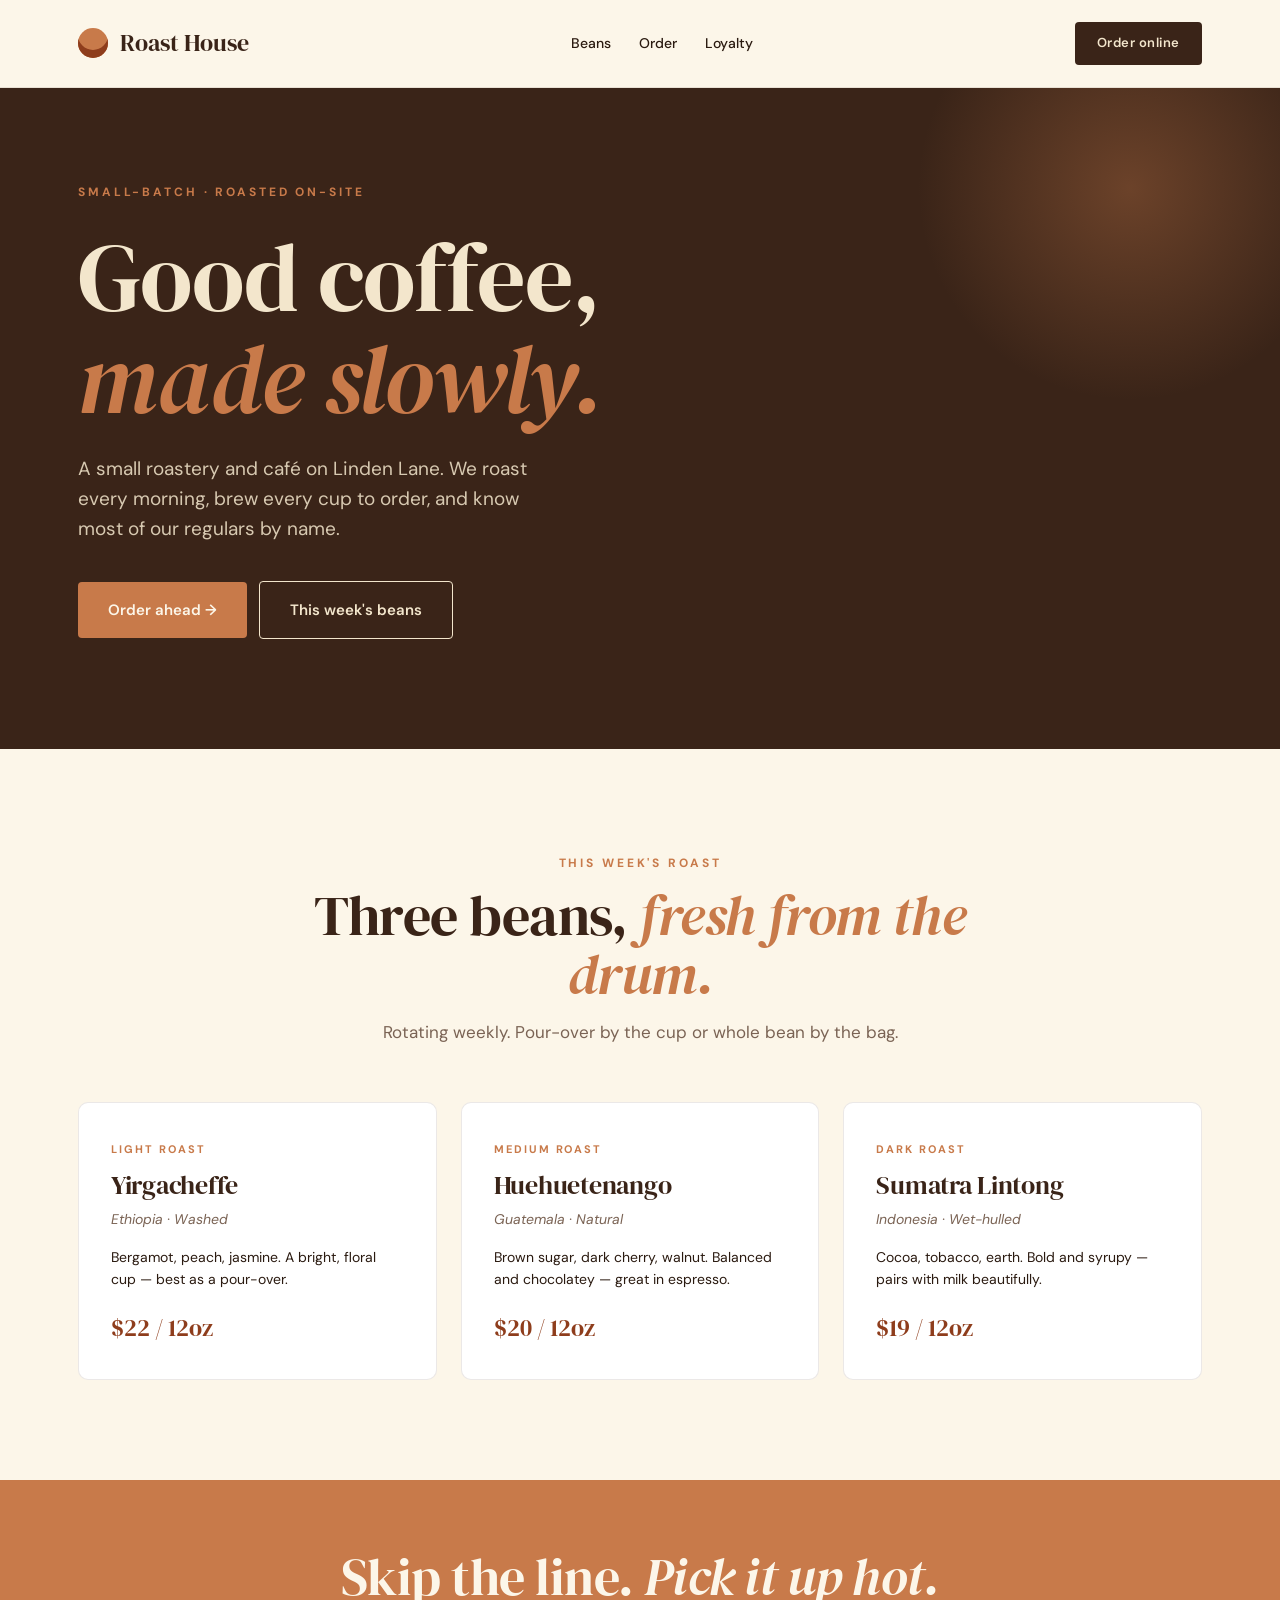
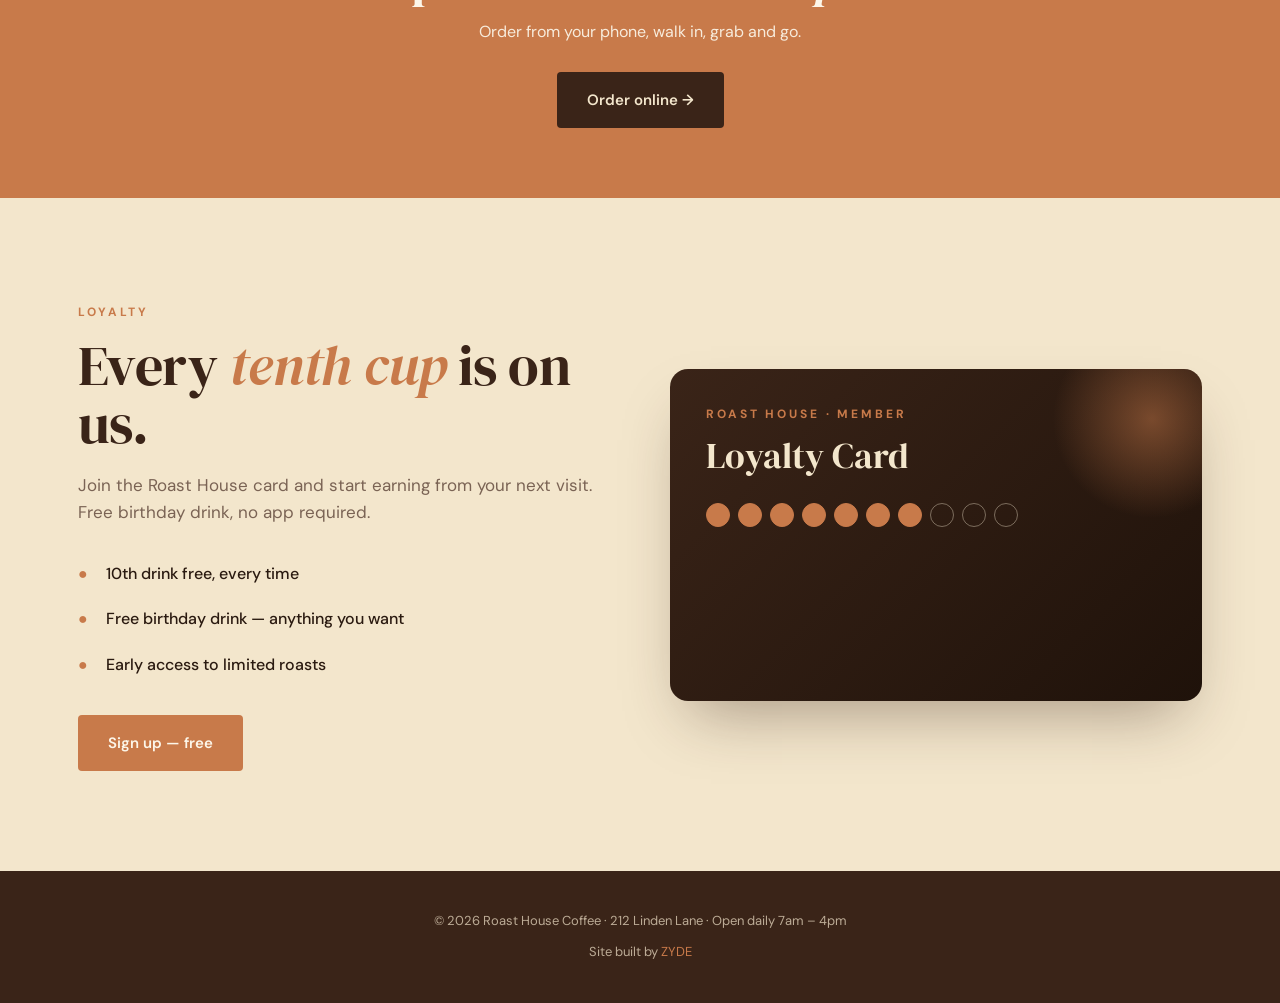
<file: sites/roast-house.html>
<!DOCTYPE html>
<html lang="en">
<head>
<meta charset="UTF-8" />
<meta name="viewport" content="width=device-width, initial-scale=1.0" />
<title>Roast House Coffee — Small-batch roastery & café</title>
<meta name="description" content="Roast House Coffee: small-batch roasting, pour-overs, and pastries. Open daily on Linden Lane." />
<link rel="preconnect" href="https://fonts.googleapis.com" />
<link rel="preconnect" href="https://fonts.gstatic.com" crossorigin />
<link href="https://fonts.googleapis.com/css2?family=DM+Serif+Display&family=DM+Sans:wght@400;500;600;700&display=swap" rel="stylesheet" />
<style>
  :root {
    --espresso: #3a2418;
    --espresso-dark: #1f120a;
    --cream: #f3e6cc;
    --copper: #c87a4a;
    --warm: #fcf6e9;
    --burnt: #8e3d1c;
    --ink: #2a1a10;
    --muted: #7a6354;
  }
  * { box-sizing: border-box; margin: 0; padding: 0; }
  body { font-family: 'DM Sans', sans-serif; background: var(--warm); color: var(--ink); line-height: 1.6; }
  .container { max-width: 1180px; margin: 0 auto; padding: 0 28px; }
  a { color: inherit; text-decoration: none; }
  h1, h2, h3 { font-family: 'DM Serif Display', serif; font-weight: 400; line-height: 1.05; letter-spacing: -0.01em; }

  .nav { padding: 22px 0; background: var(--warm); border-bottom: 1px solid rgba(58, 36, 24, 0.1); }
  .nav-inner { display: flex; align-items: center; justify-content: space-between; }
  .logo { display: flex; align-items: center; gap: 12px; font-family: 'DM Serif Display', serif; font-size: 24px; color: var(--espresso); }
  .logo::before { content: ""; width: 30px; height: 30px; background: var(--copper); border-radius: 50%; box-shadow: inset 0 -8px 0 var(--burnt); }
  .nav-links { display: flex; gap: 28px; font-size: 14px; font-weight: 500; }
  .nav-links a:hover { color: var(--copper); }
  .nav-cta { padding: 11px 22px; background: var(--espresso); color: var(--cream); border-radius: 4px; font-size: 13px; font-weight: 600; letter-spacing: 0.04em; }
  .nav-cta:hover { background: var(--copper); }

  .hero { background: var(--espresso); color: var(--cream); padding: 90px 0 110px; position: relative; overflow: hidden; }
  .hero::before { content: ""; position: absolute; top: -150px; right: -100px; width: 500px; height: 500px; background: radial-gradient(circle, rgba(200, 122, 74, 0.35), transparent 60%); border-radius: 50%; pointer-events: none; }
  .hero-grid { display: grid; grid-template-columns: 1.1fr 1fr; gap: 60px; align-items: center; position: relative; }
  .eyebrow { display: inline-block; font-size: 12px; letter-spacing: 0.24em; text-transform: uppercase; color: var(--copper); margin-bottom: 26px; font-weight: 700; }
  .hero h1 { font-size: clamp(56px, 8vw, 96px); color: var(--cream); margin-bottom: 24px; }
  .hero h1 em { color: var(--copper); font-style: italic; }
  .hero p { font-size: 19px; opacity: 0.85; margin-bottom: 36px; max-width: 480px; }
  .btn { display: inline-flex; align-items: center; gap: 8px; padding: 16px 30px; background: var(--copper); color: var(--warm); border-radius: 4px; font-weight: 600; font-size: 15px; transition: background .2s; }
  .btn:hover { background: var(--burnt); }
  .btn-ghost { background: transparent; color: var(--cream); border: 1px solid var(--cream); margin-left: 8px; }
  .btn-ghost:hover { background: var(--cream); color: var(--espresso); border-color: var(--cream); }
  .hero-mug { aspect-ratio: 1/1; border-radius: 50%; max-width: 460px; margin-left: auto;
    background: url('https://images.unsplash.com/photo-1509042239860-f550ce710b93?w=900&q=80&auto=format&fit=crop') center/cover #3a2418;
    box-shadow: 0 30px 60px -15px rgba(0, 0, 0, 0.5);
  }

  .section { padding: 100px 0; }
  .section-head { text-align: center; max-width: 700px; margin: 0 auto 56px; }
  .kicker { color: var(--copper); font-size: 12px; letter-spacing: 0.24em; text-transform: uppercase; font-weight: 700; display: inline-block; margin-bottom: 14px; }
  .section-head h2 { font-size: clamp(36px, 5vw, 56px); color: var(--espresso); margin-bottom: 14px; }
  .section-head h2 em { color: var(--copper); font-style: italic; }
  .section-head p { color: var(--muted); font-size: 17px; }

  .beans-grid { display: grid; grid-template-columns: repeat(3, 1fr); gap: 24px; }
  .bean { background: #fff; border: 1px solid rgba(58, 36, 24, 0.1); border-radius: 10px; padding: 32px; transition: transform .25s, box-shadow .25s; }
  .bean:hover { transform: translateY(-4px); box-shadow: 0 20px 40px -20px rgba(58, 36, 24, 0.25); }
  .bean-tag { display: inline-block; font-size: 11px; letter-spacing: 0.18em; text-transform: uppercase; color: var(--copper); font-weight: 700; margin-bottom: 14px; }
  .bean h3 { font-size: 26px; color: var(--espresso); margin-bottom: 8px; }
  .bean .origin { font-size: 14px; color: var(--muted); margin-bottom: 16px; font-style: italic; }
  .bean .notes { font-size: 14px; color: var(--ink); margin-bottom: 18px; }
  .bean .price { font-family: 'DM Serif Display', serif; font-size: 24px; color: var(--burnt); }

  .order-strip { background: var(--copper); color: var(--warm); padding: 70px 0; text-align: center; }
  .order-strip h2 { font-size: clamp(34px, 4.5vw, 52px); margin-bottom: 14px; }
  .order-strip h2 em { font-style: italic; }
  .order-strip p { opacity: 0.92; margin-bottom: 28px; }
  .order-strip .btn { background: var(--espresso); color: var(--cream); }
  .order-strip .btn:hover { background: var(--espresso-dark); }

  .loyalty { background: var(--cream); }
  .loyalty-grid { display: grid; grid-template-columns: 1fr 1fr; gap: 60px; align-items: center; }
  .loyalty h2 { font-size: clamp(36px, 5vw, 56px); color: var(--espresso); margin-bottom: 18px; }
  .loyalty h2 em { color: var(--copper); font-style: italic; }
  .loyalty p { color: var(--muted); font-size: 17px; margin-bottom: 24px; }
  .loyalty ul { list-style: none; margin-bottom: 28px; }
  .loyalty li { padding: 10px 0 10px 28px; position: relative; font-weight: 500; }
  .loyalty li::before { content: "●"; position: absolute; left: 0; color: var(--copper); }
  .loyalty-card {
    aspect-ratio: 1.6 / 1; border-radius: 18px; padding: 36px;
    background: linear-gradient(135deg, var(--espresso), var(--espresso-dark));
    color: var(--cream);
    box-shadow: 0 30px 60px -20px rgba(58, 36, 24, 0.4);
    position: relative; overflow: hidden;
  }
  .loyalty-card::before { content: ""; position: absolute; top: -50px; right: -50px; width: 200px; height: 200px; background: radial-gradient(circle, rgba(200, 122, 74, 0.5), transparent 70%); border-radius: 50%; }
  .loyalty-card .card-label { font-size: 12px; letter-spacing: 0.24em; text-transform: uppercase; color: var(--copper); margin-bottom: 12px; font-weight: 700; }
  .loyalty-card .card-name { font-family: 'DM Serif Display', serif; font-size: 36px; line-height: 1.1; }
  .loyalty-card .stamps { display: flex; gap: 8px; margin-top: 28px; position: relative; }
  .stamp { width: 24px; height: 24px; border-radius: 50%; border: 1.5px solid var(--cream); opacity: 0.4; }
  .stamp.filled { background: var(--copper); border-color: var(--copper); opacity: 1; }

  .footer { background: var(--espresso); color: rgba(243, 230, 204, 0.7); padding: 40px 0; text-align: center; font-size: 13px; }
  .footer a { color: var(--copper); }
  .footer .built { margin-top: 10px; }

  @media (max-width: 800px) {
    .hero-grid, .loyalty-grid { grid-template-columns: 1fr; gap: 50px; }
    .beans-grid { grid-template-columns: 1fr; }
    .nav-links { display: none; }
    .section { padding: 70px 0; }
  }
</style>
</head>
<body>
  <header class="nav">
    <div class="container nav-inner">
      <div class="logo">Roast House</div>
      <nav class="nav-links">
        <a href="#beans">Beans</a>
        <a href="#order">Order</a>
        <a href="#loyalty">Loyalty</a>
      </nav>
      <a href="#" onclick="event.preventDefault(); openModal('orderModal');" class="nav-cta">Order online</a>
    </div>
  </header>

  <section class="hero">
    <div class="container hero-grid">
      <div>
        <span class="eyebrow">Small-batch · Roasted on-site</span>
        <h1>Good coffee, <em>made slowly.</em></h1>
        <p>A small roastery and café on Linden Lane. We roast every morning, brew every cup to order, and know most of our regulars by name.</p>
        <a href="#" onclick="event.preventDefault(); openModal('orderModal');" class="btn">Order ahead →</a>
        <a href="#beans" class="btn btn-ghost">This week's beans</a>
      </div>
      <div class="hero-mug" aria-hidden="true"></div>
    </div>
  </section>

  <section class="section" id="beans">
    <div class="container">
      <div class="section-head">
        <span class="kicker">This week's roast</span>
        <h2>Three beans, <em>fresh from the drum.</em></h2>
        <p>Rotating weekly. Pour-over by the cup or whole bean by the bag.</p>
      </div>
      <div class="beans-grid">
        <div class="bean">
          <span class="bean-tag">Light Roast</span>
          <h3>Yirgacheffe</h3>
          <div class="origin">Ethiopia · Washed</div>
          <p class="notes">Bergamot, peach, jasmine. A bright, floral cup — best as a pour-over.</p>
          <div class="price">$22 / 12oz</div>
        </div>
        <div class="bean">
          <span class="bean-tag">Medium Roast</span>
          <h3>Huehuetenango</h3>
          <div class="origin">Guatemala · Natural</div>
          <p class="notes">Brown sugar, dark cherry, walnut. Balanced and chocolatey — great in espresso.</p>
          <div class="price">$20 / 12oz</div>
        </div>
        <div class="bean">
          <span class="bean-tag">Dark Roast</span>
          <h3>Sumatra Lintong</h3>
          <div class="origin">Indonesia · Wet-hulled</div>
          <p class="notes">Cocoa, tobacco, earth. Bold and syrupy — pairs with milk beautifully.</p>
          <div class="price">$19 / 12oz</div>
        </div>
      </div>
    </div>
  </section>

  <section class="order-strip" id="order">
    <div class="container">
      <h2>Skip the line. <em>Pick it up hot.</em></h2>
      <p>Order from your phone, walk in, grab and go.</p>
      <a href="#" onclick="event.preventDefault(); openModal('orderModal');" class="btn">Order online →</a>
    </div>
  </section>

  <section class="section loyalty" id="loyalty">
    <div class="container loyalty-grid">
      <div>
        <span class="kicker">Loyalty</span>
        <h2>Every <em>tenth cup</em> is on us.</h2>
        <p>Join the Roast House card and start earning from your next visit. Free birthday drink, no app required.</p>
        <ul>
          <li>10th drink free, every time</li>
          <li>Free birthday drink — anything you want</li>
          <li>Early access to limited roasts</li>
        </ul>
        <a href="#" onclick="event.preventDefault(); openModal('loyaltyModal');" class="btn">Sign up — free</a>
      </div>
      <div class="loyalty-card">
        <div class="card-label">Roast House · Member</div>
        <div class="card-name">Loyalty Card</div>
        <div class="stamps">
          <div class="stamp filled"></div>
          <div class="stamp filled"></div>
          <div class="stamp filled"></div>
          <div class="stamp filled"></div>
          <div class="stamp filled"></div>
          <div class="stamp filled"></div>
          <div class="stamp filled"></div>
          <div class="stamp"></div>
          <div class="stamp"></div>
          <div class="stamp"></div>
        </div>
      </div>
    </div>
  </section>

  <footer class="footer">
    <div class="container">
      <p>© 2026 Roast House Coffee · 212 Linden Lane · Open daily 7am – 4pm</p>
      <p class="built">Site built by <a href="../index.html">ZYDE</a></p>
    </div>
  </footer>

  <style>
    .modal { position: fixed; inset: 0; z-index: 1000; display: none; }
    .modal.open { display: flex; align-items: center; justify-content: center; padding: 20px; }
    .modal-backdrop { position: absolute; inset: 0; background: rgba(31, 18, 10, 0.7); backdrop-filter: blur(8px); }
    .modal-card { position: relative; background: var(--warm); color: var(--ink); max-width: 460px; width: 100%; padding: 44px 38px; border-radius: 10px; max-height: 92vh; overflow-y: auto; box-shadow: 0 40px 100px -20px rgba(0,0,0,0.5); border-top: 4px solid var(--copper); }
    .modal-x { position: absolute; top: 14px; right: 14px; width: 36px; height: 36px; background: rgba(58, 36, 24, 0.08); border: 0; border-radius: 50%; font-size: 22px; cursor: pointer; color: var(--espresso); display: flex; align-items: center; justify-content: center; }
    .modal-x:hover { background: var(--copper); color: var(--cream); }
    .modal-eyebrow { font-size: 11px; letter-spacing: 0.24em; text-transform: uppercase; font-weight: 700; margin-bottom: 12px; color: var(--copper); }
    .modal-title { font-family: 'DM Serif Display', serif; font-size: 34px; line-height: 1.05; margin-bottom: 8px; color: var(--espresso); font-weight: 400; }
    .modal-title em { font-style: italic; color: var(--copper); }
    .modal-sub { font-size: 14px; color: var(--muted); margin-bottom: 24px; }
    .modal-card form { display: flex; flex-direction: column; gap: 12px; }
    .modal-card form label { display: flex; flex-direction: column; gap: 6px; font-size: 11px; letter-spacing: 0.16em; text-transform: uppercase; color: var(--espresso); font-weight: 600; font-family: 'DM Sans', sans-serif; }
    .modal-card form input, .modal-card form select { padding: 13px 14px; border: 1px solid rgba(58, 36, 24, 0.18); font-family: inherit; font-size: 15px; border-radius: 4px; background: #fff; color: var(--ink); font-weight: 400; letter-spacing: 0; text-transform: none; }
    .modal-card form input:focus, .modal-card form select:focus { outline: none; border-color: var(--copper); }
    .modal-card form .row { display: grid; grid-template-columns: 1fr 1fr; gap: 12px; }
    .modal-submit { margin-top: 6px; padding: 15px 24px; background: var(--copper); color: var(--cream); border: 0; border-radius: 4px; font-size: 13px; font-weight: 600; letter-spacing: 0.06em; cursor: pointer; font-family: inherit; }
    .modal-submit:hover { background: var(--burnt); }
    .modal-success { text-align: center; padding: 16px 0; }
    .modal-success .check { display: inline-flex; align-items: center; justify-content: center; width: 64px; height: 64px; border-radius: 50%; background: var(--copper); color: var(--cream); font-size: 32px; margin-bottom: 22px; }
    .modal-success p { color: var(--muted); margin-top: 10px; font-size: 15px; line-height: 1.55; }
    .modal-done-btn { margin-top: 24px; padding: 12px 22px; background: transparent; border: 1px solid var(--espresso); border-radius: 4px; cursor: pointer; font-size: 12px; letter-spacing: 0.12em; text-transform: uppercase; font-weight: 600; color: var(--espresso); font-family: inherit; }
    .modal-done-btn:hover { background: var(--espresso); color: var(--cream); }
  </style>

  <div class="modal" id="orderModal" role="dialog" aria-modal="true">
    <div class="modal-backdrop"></div>
    <div class="modal-card">
      <button class="modal-x" onclick="closeModal('orderModal')">×</button>
      <div class="modal-body">
        <div class="modal-eyebrow">— Order ahead</div>
        <h3 class="modal-title">Skip the <em>line.</em></h3>
        <p class="modal-sub">Tell us what you want and when. We'll have it ready on the counter.</p>
        <form data-success="<h3 class='modal-title'>Order in, <em>{name}!</em></h3><p>We'll have your {drink} ready at the counter around {pickup}. Just walk in.</p>">
          <label>Your name<input name="name" type="text" required placeholder="What we'll call out"></label>
          <label>What are you having?<select name="drink" required>
            <option>Pour-over (Yirgacheffe)</option>
            <option>Latte (Huehuetenango)</option>
            <option>Cappuccino</option>
            <option>Espresso</option>
            <option>Cold brew</option>
            <option>Whole bean — 12oz bag</option>
          </select></label>
          <div class="row">
            <label>Pickup time<select name="pickup" required>
              <option>In 10 minutes</option><option>In 20 minutes</option>
              <option>In 30 minutes</option><option>In 1 hour</option>
            </select></label>
            <label>Milk<select name="milk">
              <option>Whole</option><option>Oat</option><option>Almond</option>
              <option>No milk</option>
            </select></label>
          </div>
          <button type="submit" class="modal-submit">Place order →</button>
        </form>
      </div>
    </div>
  </div>

  <div class="modal" id="loyaltyModal" role="dialog" aria-modal="true">
    <div class="modal-backdrop"></div>
    <div class="modal-card">
      <button class="modal-x" onclick="closeModal('loyaltyModal')">×</button>
      <div class="modal-body">
        <div class="modal-eyebrow">— Loyalty</div>
        <h3 class="modal-title">Welcome to the <em>card.</em></h3>
        <p class="modal-sub">No app, no card to carry. Just your phone number at the counter.</p>
        <form data-success="<h3 class='modal-title'>You're in, <em>{name}!</em></h3><p>Show {phone} at the counter and we'll add your first stamp. Tenth cup is on us.</p>">
          <label>Your name<input name="name" type="text" required></label>
          <label>Phone<input name="phone" type="tel" required placeholder="(555) 123-4567"></label>
          <label>Birthday (for your free drink)<input name="birthday" type="date"></label>
          <button type="submit" class="modal-submit">Join — free →</button>
        </form>
      </div>
    </div>
  </div>

  <script>
    function openModal(id) { document.getElementById(id).classList.add('open'); document.body.style.overflow = 'hidden'; }
    function closeModal(id) {
      const m = document.getElementById(id);
      m.classList.remove('open'); document.body.style.overflow = '';
      setTimeout(() => { if (m.dataset.original) m.querySelector('.modal-body').innerHTML = m.dataset.original; }, 300);
    }
    document.querySelectorAll('.modal').forEach(m => { m.dataset.original = m.querySelector('.modal-body').innerHTML; });
    document.addEventListener('click', (e) => { if (e.target.classList.contains('modal-backdrop')) { const m = e.target.closest('.modal'); if (m) closeModal(m.id); } });
    document.addEventListener('keydown', (e) => { if (e.key === 'Escape') document.querySelectorAll('.modal.open').forEach(m => closeModal(m.id)); });
    document.addEventListener('submit', (e) => {
      if (!e.target.matches('.modal form')) return;
      e.preventDefault();
      const form = e.target, modal = form.closest('.modal'), data = new FormData(form);
      let html = form.dataset.success || '<h3>Done!</h3>';
      for (const [k, v] of data.entries()) html = html.replace(new RegExp('\\{' + k + '\\}', 'g'), v || '');
      modal.querySelector('.modal-body').innerHTML = `<div class="modal-success"><div class="check">✓</div>${html}<button class="modal-done-btn" onclick="closeModal('${modal.id}')">Close</button></div>`;
    });
  </script>
</body>
</html>
</file>
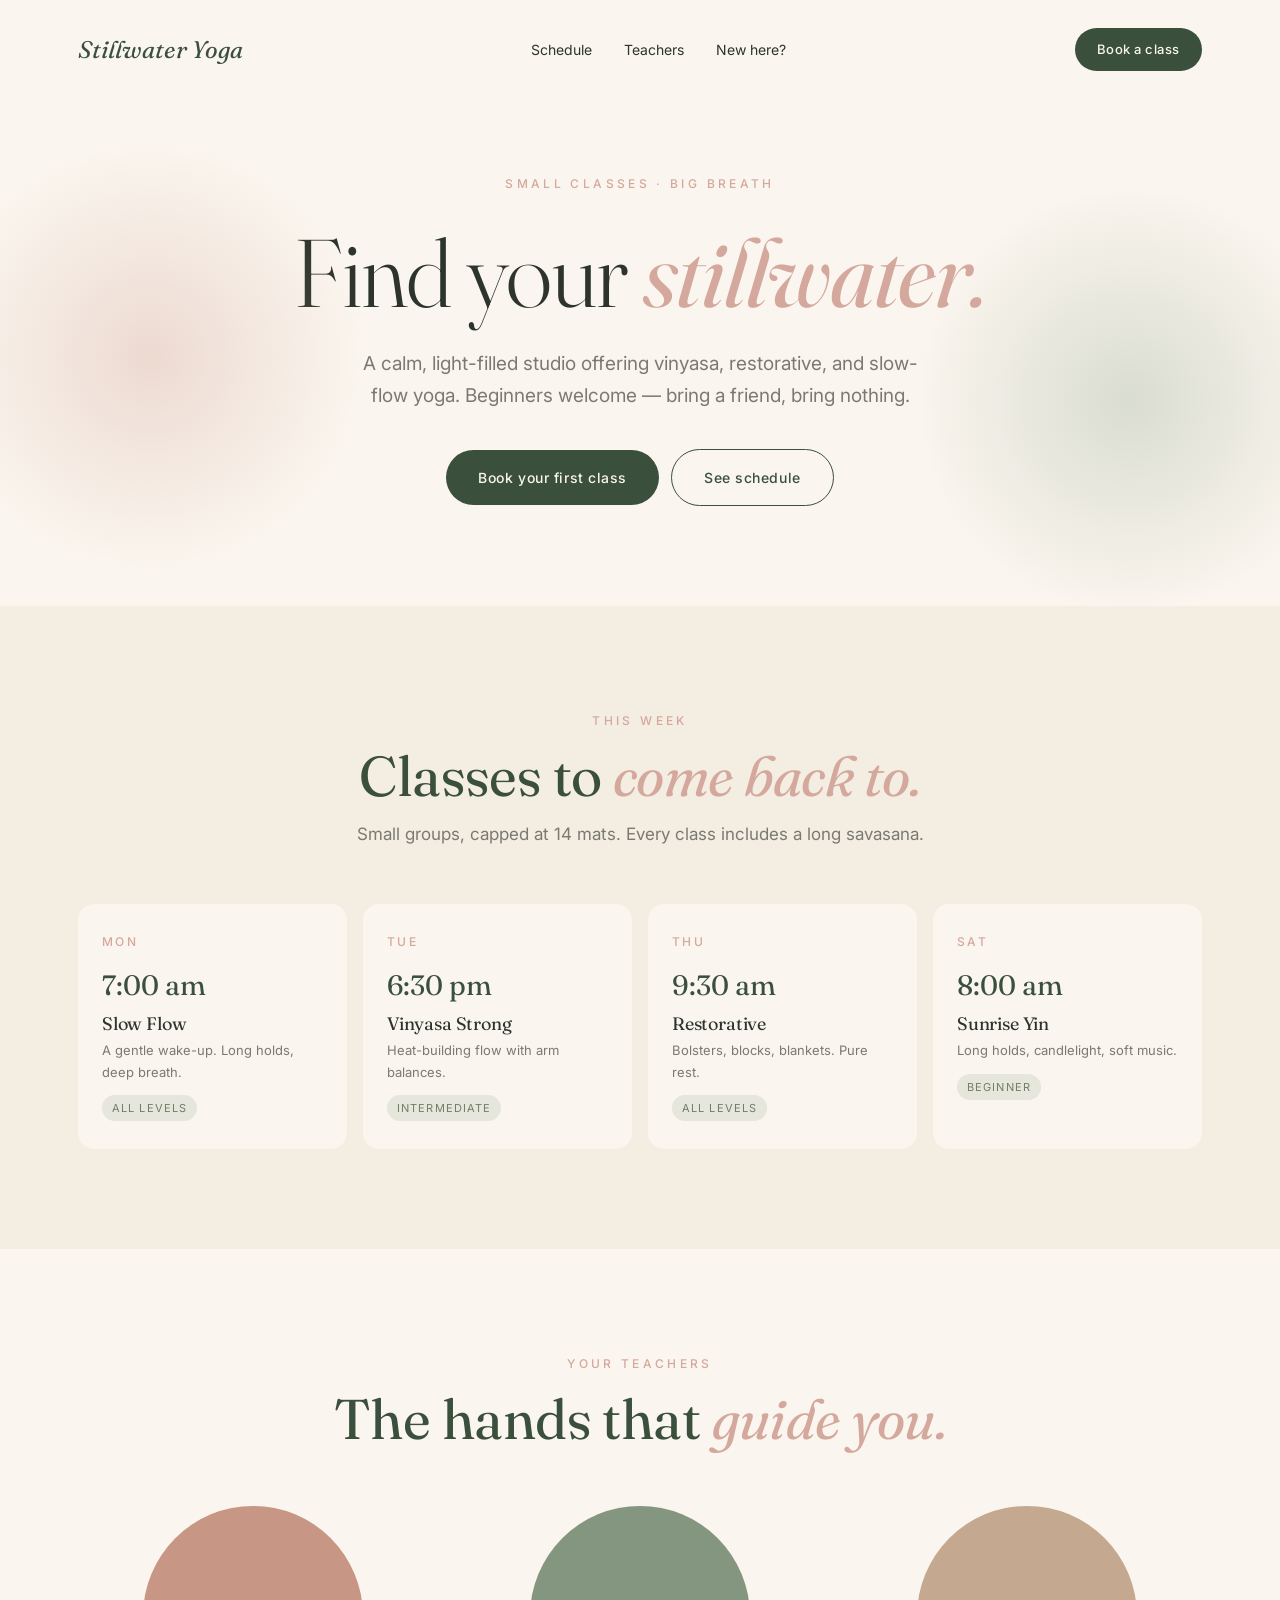
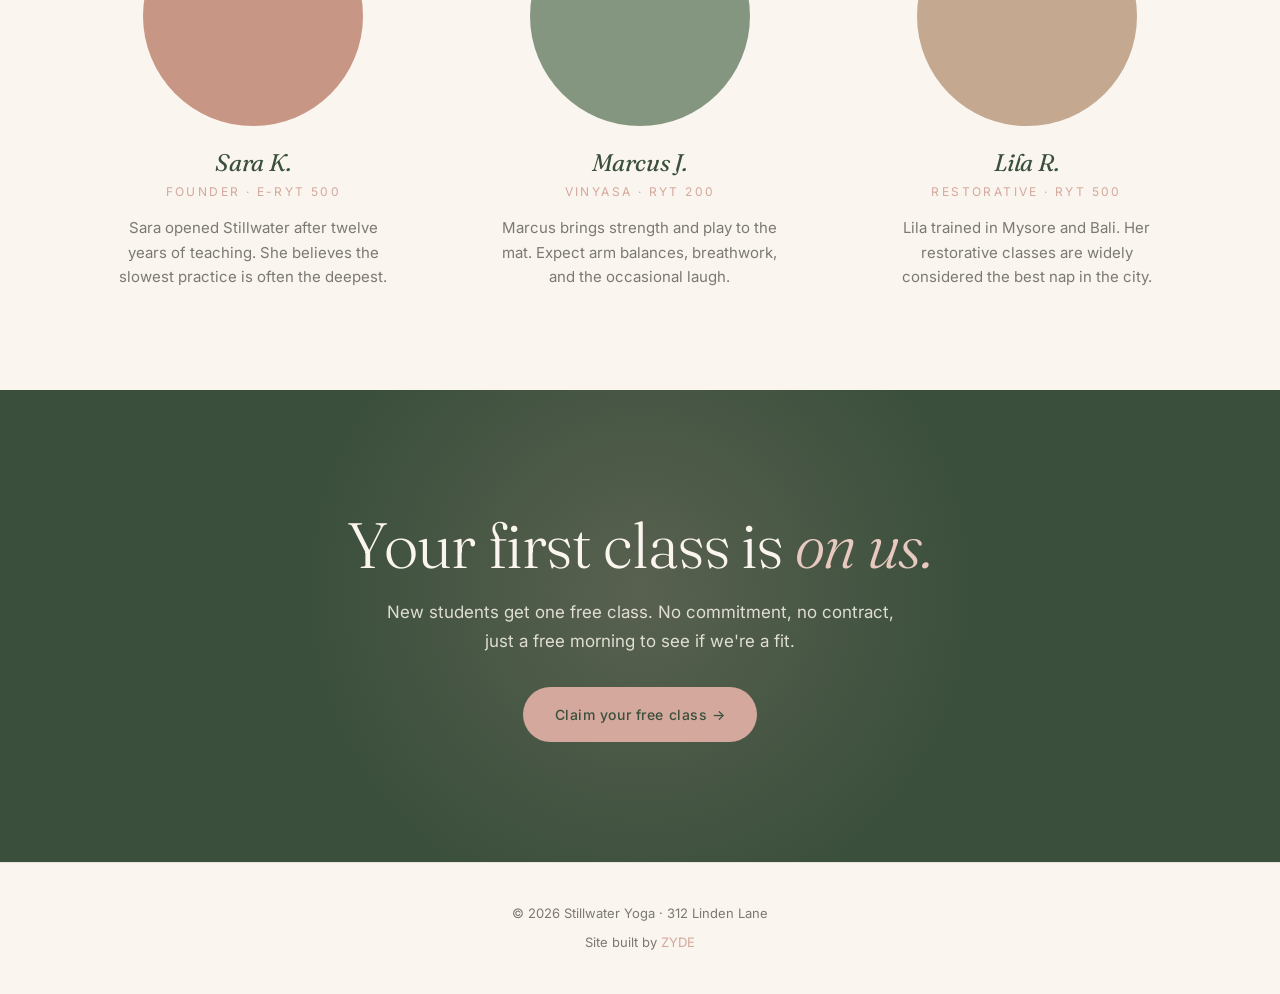
<file: sites/stillwater-yoga.html>
<!DOCTYPE html>
<html lang="en">
<head>
<meta charset="UTF-8" />
<meta name="viewport" content="width=device-width, initial-scale=1.0" />
<title>Stillwater Yoga — Find your stillwater</title>
<meta name="description" content="Stillwater Yoga: small classes, big breath. Beginner-friendly yoga in a calm, light-filled studio." />
<link rel="preconnect" href="https://fonts.googleapis.com" />
<link rel="preconnect" href="https://fonts.gstatic.com" crossorigin />
<link href="https://fonts.googleapis.com/css2?family=Fraunces:ital,wght@0,300;0,400;0,500;1,300;1,400&family=Inter:wght@300;400;500;600&display=swap" rel="stylesheet" />
<style>
  :root {
    --sage: #a8b7a5;
    --sage-dark: #6e8068;
    --forest: #3a4f3c;
    --rose: #d4a89c;
    --rose-soft: #e8c9bf;
    --warm: #faf5ee;
    --paper: #f3ede2;
    --ink: #2d342b;
    --muted: #7a7a72;
  }
  * { box-sizing: border-box; margin: 0; padding: 0; }
  body { font-family: 'Inter', sans-serif; background: var(--warm); color: var(--ink); line-height: 1.65; font-weight: 400; }
  .container { max-width: 1180px; margin: 0 auto; padding: 0 28px; }
  a { color: inherit; text-decoration: none; }
  h1, h2, h3 { font-family: 'Fraunces', serif; font-weight: 400; letter-spacing: -0.01em; line-height: 1.1; }

  .nav { padding: 28px 0; }
  .nav-inner { display: flex; align-items: center; justify-content: space-between; }
  .logo { font-family: 'Fraunces', serif; font-size: 24px; font-weight: 400; font-style: italic; color: var(--forest); }
  .nav-links { display: flex; gap: 32px; font-size: 14px; color: var(--ink); }
  .nav-links a:hover { color: var(--rose); }
  .nav-cta { padding: 11px 22px; background: var(--forest); color: var(--warm); border-radius: 999px; font-size: 13px; font-weight: 500; letter-spacing: 0.04em; }
  .nav-cta:hover { background: var(--sage-dark); }

  .hero { padding: 70px 0 100px; position: relative; overflow: hidden; }
  .hero::before { content: ""; position: absolute; top: 10%; right: -100px; width: 500px; height: 500px; background: radial-gradient(circle, rgba(168, 183, 165, 0.4), transparent 60%); border-radius: 50%; pointer-events: none; }
  .hero::after { content: ""; position: absolute; bottom: 0; left: -100px; width: 500px; height: 500px; background: radial-gradient(circle, rgba(212, 168, 156, 0.35), transparent 60%); border-radius: 50%; pointer-events: none; }
  .hero-inner { position: relative; text-align: center; max-width: 820px; margin: 0 auto; }
  .eyebrow { display: inline-block; font-size: 12px; letter-spacing: 0.28em; text-transform: uppercase; color: var(--rose); margin-bottom: 30px; font-weight: 500; }
  .hero h1 { font-size: clamp(54px, 8vw, 96px); font-weight: 300; margin-bottom: 28px; line-height: 1.0; }
  .hero h1 em { color: var(--rose); font-style: italic; font-weight: 400; }
  .hero p { font-size: 19px; color: var(--muted); max-width: 580px; margin: 0 auto 38px; line-height: 1.65; }
  .btn { display: inline-block; padding: 16px 32px; border-radius: 999px; font-size: 14px; font-weight: 500; letter-spacing: 0.04em; transition: transform .2s, background .2s; }
  .btn-primary { background: var(--forest); color: var(--warm); }
  .btn-primary:hover { transform: translateY(-2px); background: var(--sage-dark); }
  .btn-ghost { color: var(--forest); border: 1px solid var(--forest); margin-left: 8px; }
  .btn-ghost:hover { background: var(--forest); color: var(--warm); }

  .section { padding: 100px 0; }
  .section-head { text-align: center; max-width: 700px; margin: 0 auto 56px; }
  .kicker { font-size: 12px; letter-spacing: 0.28em; text-transform: uppercase; color: var(--rose); font-weight: 500; margin-bottom: 14px; display: inline-block; }
  .section-head h2 { font-size: clamp(36px, 5vw, 56px); color: var(--forest); margin-bottom: 14px; }
  .section-head h2 em { color: var(--rose); font-style: italic; }
  .section-head p { color: var(--muted); font-size: 17px; }

  .schedule { background: var(--paper); }
  .schedule-grid { display: grid; grid-template-columns: repeat(4, 1fr); gap: 16px; }
  .class-card { background: var(--warm); border-radius: 16px; padding: 28px 24px; transition: transform .25s; }
  .class-card:hover { transform: translateY(-4px); }
  .class-card .day { font-size: 12px; letter-spacing: 0.2em; text-transform: uppercase; color: var(--rose); font-weight: 500; margin-bottom: 10px; }
  .class-card .time { font-family: 'Fraunces', serif; font-size: 28px; color: var(--forest); margin-bottom: 6px; }
  .class-card h3 { font-size: 18px; color: var(--ink); margin-bottom: 6px; }
  .class-card p { font-size: 13px; color: var(--muted); }
  .class-card .level { display: inline-block; font-size: 11px; letter-spacing: 0.1em; text-transform: uppercase; color: var(--sage-dark); margin-top: 12px; padding: 4px 10px; background: rgba(168, 183, 165, 0.25); border-radius: 999px; }

  .instructors { background: var(--warm); }
  .instructor-grid { display: grid; grid-template-columns: repeat(3, 1fr); gap: 36px; }
  .instructor { text-align: center; }
  .instructor .portrait { aspect-ratio: 1/1; border-radius: 50%; margin: 0 auto 24px; max-width: 220px; }
  .portrait-1 { background: url('https://images.unsplash.com/photo-1494790108377-be9c29b29330?w=500&q=80&auto=format&fit=crop') center/cover #c89684; }
  .portrait-2 { background: url('https://images.unsplash.com/photo-1507003211169-0a1dd7228f2d?w=500&q=80&auto=format&fit=crop') center/cover #859680; }
  .portrait-3 { background: url('https://images.unsplash.com/photo-1438761681033-6461ffad8d80?w=500&q=80&auto=format&fit=crop') center/cover #c4a890; }
  .instructor h3 { font-size: 24px; color: var(--forest); margin-bottom: 6px; font-style: italic; }
  .instructor .role { font-size: 12px; letter-spacing: 0.2em; text-transform: uppercase; color: var(--rose); margin-bottom: 14px; }
  .instructor p { font-size: 15px; color: var(--muted); max-width: 280px; margin: 0 auto; }

  .cta-section { background: var(--forest); color: var(--warm); text-align: center; padding: 120px 0; position: relative; overflow: hidden; }
  .cta-section::before { content: ""; position: absolute; top: -200px; left: 50%; transform: translateX(-50%); width: 800px; height: 800px; background: radial-gradient(circle, rgba(212, 168, 156, 0.2), transparent 60%); border-radius: 50%; pointer-events: none; }
  .cta-section h2 { position: relative; font-size: clamp(40px, 5vw, 64px); color: var(--warm); margin-bottom: 18px; font-weight: 300; }
  .cta-section h2 em { color: var(--rose-soft); font-style: italic; }
  .cta-section p { position: relative; opacity: 0.85; margin-bottom: 32px; max-width: 520px; margin-left: auto; margin-right: auto; font-size: 17px; }
  .cta-section .btn-primary { background: var(--rose); color: var(--forest); position: relative; }
  .cta-section .btn-primary:hover { background: var(--warm); }

  .footer { padding: 40px 0; text-align: center; font-size: 13px; color: var(--muted); border-top: 1px solid rgba(58, 79, 60, 0.1); }
  .footer a { color: var(--rose); }
  .footer .built { margin-top: 8px; }

  @media (max-width: 900px) {
    .schedule-grid { grid-template-columns: repeat(2, 1fr); }
    .instructor-grid { grid-template-columns: 1fr; }
    .nav-links { display: none; }
    .section { padding: 70px 0; }
  }
</style>
</head>
<body>
  <header class="nav">
    <div class="container nav-inner">
      <div class="logo">Stillwater Yoga</div>
      <nav class="nav-links">
        <a href="#schedule">Schedule</a>
        <a href="#instructors">Teachers</a>
        <a href="#book">New here?</a>
      </nav>
      <a href="#" onclick="event.preventDefault(); openModal('bookModal');" class="nav-cta">Book a class</a>
    </div>
  </header>

  <section class="hero">
    <div class="container hero-inner">
      <span class="eyebrow">Small classes · Big breath</span>
      <h1>Find your <em>stillwater.</em></h1>
      <p>A calm, light-filled studio offering vinyasa, restorative, and slow-flow yoga. Beginners welcome — bring a friend, bring nothing.</p>
      <a href="#" onclick="event.preventDefault(); openModal('bookModal');" class="btn btn-primary">Book your first class</a>
      <a href="#schedule" class="btn btn-ghost">See schedule</a>
    </div>
  </section>

  <section class="section schedule" id="schedule">
    <div class="container">
      <div class="section-head">
        <span class="kicker">This week</span>
        <h2>Classes to <em>come back to.</em></h2>
        <p>Small groups, capped at 14 mats. Every class includes a long savasana.</p>
      </div>
      <div class="schedule-grid">
        <div class="class-card">
          <div class="day">Mon</div>
          <div class="time">7:00 am</div>
          <h3>Slow Flow</h3>
          <p>A gentle wake-up. Long holds, deep breath.</p>
          <span class="level">All levels</span>
        </div>
        <div class="class-card">
          <div class="day">Tue</div>
          <div class="time">6:30 pm</div>
          <h3>Vinyasa Strong</h3>
          <p>Heat-building flow with arm balances.</p>
          <span class="level">Intermediate</span>
        </div>
        <div class="class-card">
          <div class="day">Thu</div>
          <div class="time">9:30 am</div>
          <h3>Restorative</h3>
          <p>Bolsters, blocks, blankets. Pure rest.</p>
          <span class="level">All levels</span>
        </div>
        <div class="class-card">
          <div class="day">Sat</div>
          <div class="time">8:00 am</div>
          <h3>Sunrise Yin</h3>
          <p>Long holds, candlelight, soft music.</p>
          <span class="level">Beginner</span>
        </div>
      </div>
    </div>
  </section>

  <section class="section instructors" id="instructors">
    <div class="container">
      <div class="section-head">
        <span class="kicker">Your teachers</span>
        <h2>The hands that <em>guide you.</em></h2>
      </div>
      <div class="instructor-grid">
        <div class="instructor">
          <div class="portrait portrait-1"></div>
          <h3>Sara K.</h3>
          <div class="role">Founder · E-RYT 500</div>
          <p>Sara opened Stillwater after twelve years of teaching. She believes the slowest practice is often the deepest.</p>
        </div>
        <div class="instructor">
          <div class="portrait portrait-2"></div>
          <h3>Marcus J.</h3>
          <div class="role">Vinyasa · RYT 200</div>
          <p>Marcus brings strength and play to the mat. Expect arm balances, breathwork, and the occasional laugh.</p>
        </div>
        <div class="instructor">
          <div class="portrait portrait-3"></div>
          <h3>Lila R.</h3>
          <div class="role">Restorative · RYT 500</div>
          <p>Lila trained in Mysore and Bali. Her restorative classes are widely considered the best nap in the city.</p>
        </div>
      </div>
    </div>
  </section>

  <section class="cta-section" id="book">
    <div class="container">
      <h2>Your first class is <em>on us.</em></h2>
      <p>New students get one free class. No commitment, no contract, just a free morning to see if we're a fit.</p>
      <a href="#" onclick="event.preventDefault(); openModal('bookModal');" class="btn btn-primary">Claim your free class →</a>
    </div>
  </section>

  <footer class="footer">
    <div class="container">
      <p>© 2026 Stillwater Yoga · 312 Linden Lane</p>
      <p class="built">Site built by <a href="../index.html">ZYDE</a></p>
    </div>
  </footer>

  <style>
    .modal { position: fixed; inset: 0; z-index: 1000; display: none; }
    .modal.open { display: flex; align-items: center; justify-content: center; padding: 20px; }
    .modal-backdrop { position: absolute; inset: 0; background: rgba(58, 79, 60, 0.55); backdrop-filter: blur(8px); }
    .modal-card { position: relative; background: var(--warm); color: var(--ink); max-width: 460px; width: 100%; padding: 44px 38px; border-radius: 18px; max-height: 92vh; overflow-y: auto; box-shadow: 0 40px 100px -20px rgba(58, 79, 60, 0.35); }
    .modal-x { position: absolute; top: 14px; right: 14px; width: 36px; height: 36px; background: var(--paper); border: 0; border-radius: 50%; font-size: 22px; cursor: pointer; color: var(--forest); display: flex; align-items: center; justify-content: center; }
    .modal-x:hover { background: var(--rose); color: var(--forest); }
    .modal-eyebrow { font-size: 12px; letter-spacing: 0.28em; text-transform: uppercase; font-weight: 500; margin-bottom: 14px; color: var(--rose); }
    .modal-title { font-family: 'Fraunces', serif; font-size: 36px; line-height: 1.05; margin-bottom: 8px; color: var(--forest); font-weight: 300; }
    .modal-title em { font-style: italic; color: var(--rose); font-weight: 400; }
    .modal-sub { font-size: 15px; color: var(--muted); margin-bottom: 26px; line-height: 1.5; }
    .modal-card form { display: flex; flex-direction: column; gap: 14px; }
    .modal-card form label { display: flex; flex-direction: column; gap: 6px; font-size: 12px; letter-spacing: 0.18em; text-transform: uppercase; color: var(--forest); font-weight: 500; }
    .modal-card form input, .modal-card form select { padding: 13px 16px; border: 1px solid rgba(58, 79, 60, 0.18); font-family: inherit; font-size: 15px; border-radius: 12px; background: #fff; color: var(--ink); font-weight: 400; letter-spacing: 0; text-transform: none; }
    .modal-card form input:focus, .modal-card form select:focus { outline: none; border-color: var(--rose); }
    .modal-submit { margin-top: 8px; padding: 16px 24px; background: var(--forest); color: var(--warm); border: 0; border-radius: 999px; font-size: 13px; font-weight: 500; letter-spacing: 0.08em; cursor: pointer; font-family: inherit; }
    .modal-submit:hover { background: var(--sage-dark); }
    .modal-success { text-align: center; padding: 16px 0; }
    .modal-success .check { display: inline-flex; align-items: center; justify-content: center; width: 64px; height: 64px; border-radius: 50%; background: var(--rose); color: var(--forest); font-size: 32px; margin-bottom: 22px; }
    .modal-success p { color: var(--muted); margin-top: 10px; font-family: 'Fraunces', serif; font-size: 18px; line-height: 1.55; }
    .modal-done-btn { margin-top: 24px; padding: 12px 26px; background: transparent; border: 1px solid var(--forest); border-radius: 999px; cursor: pointer; font-size: 12px; letter-spacing: 0.1em; font-weight: 500; color: var(--forest); font-family: inherit; }
    .modal-done-btn:hover { background: var(--forest); color: var(--warm); }
  </style>

  <div class="modal" id="bookModal" role="dialog" aria-modal="true">
    <div class="modal-backdrop"></div>
    <div class="modal-card">
      <button class="modal-x" onclick="closeModal('bookModal')" aria-label="Close">×</button>
      <div class="modal-body">
        <div class="modal-eyebrow">— Book a class</div>
        <h3 class="modal-title">Find your <em>stillwater.</em></h3>
        <p class="modal-sub">First class is on us. We'll send a calendar invite and a quick what-to-bring note.</p>
        <form data-success="<h3 class='modal-title'>See you on the mat, <em>{name}!</em></h3><p>Your spot is held for {class} on {date}. We sent details to {email}.</p>">
          <label>Your name<input name="name" type="text" required placeholder="First name is fine"></label>
          <label>Email<input name="email" type="email" required placeholder="hello@you.com"></label>
          <label>Pick a class<select name="class" required>
            <option>Slow Flow — Mon 7:00 am</option>
            <option>Vinyasa Strong — Tue 6:30 pm</option>
            <option>Restorative — Thu 9:30 am</option>
            <option>Sunrise Yin — Sat 8:00 am</option>
          </select></label>
          <label>Date<input name="date" type="date" required></label>
          <button type="submit" class="modal-submit">Reserve my mat →</button>
        </form>
      </div>
    </div>
  </div>

  <script>
    function openModal(id) { document.getElementById(id).classList.add('open'); document.body.style.overflow = 'hidden'; }
    function closeModal(id) {
      const m = document.getElementById(id);
      m.classList.remove('open');
      document.body.style.overflow = '';
      setTimeout(() => { if (m.dataset.original) m.querySelector('.modal-body').innerHTML = m.dataset.original; }, 300);
    }
    document.querySelectorAll('.modal').forEach(m => { m.dataset.original = m.querySelector('.modal-body').innerHTML; });
    document.addEventListener('click', (e) => { if (e.target.classList.contains('modal-backdrop')) { const m = e.target.closest('.modal'); if (m) closeModal(m.id); } });
    document.addEventListener('keydown', (e) => { if (e.key === 'Escape') document.querySelectorAll('.modal.open').forEach(m => closeModal(m.id)); });
    document.addEventListener('submit', (e) => {
      if (!e.target.matches('.modal form')) return;
      e.preventDefault();
      const form = e.target, modal = form.closest('.modal'), data = new FormData(form);
      let html = form.dataset.success || '<h3>Done!</h3>';
      for (const [k, v] of data.entries()) html = html.replace(new RegExp('\\{' + k + '\\}', 'g'), v || '');
      modal.querySelector('.modal-body').innerHTML = `<div class="modal-success"><div class="check">✓</div>${html}<button class="modal-done-btn" onclick="closeModal('${modal.id}')">Close</button></div>`;
    });
  </script>
</body>
</html>
</file>
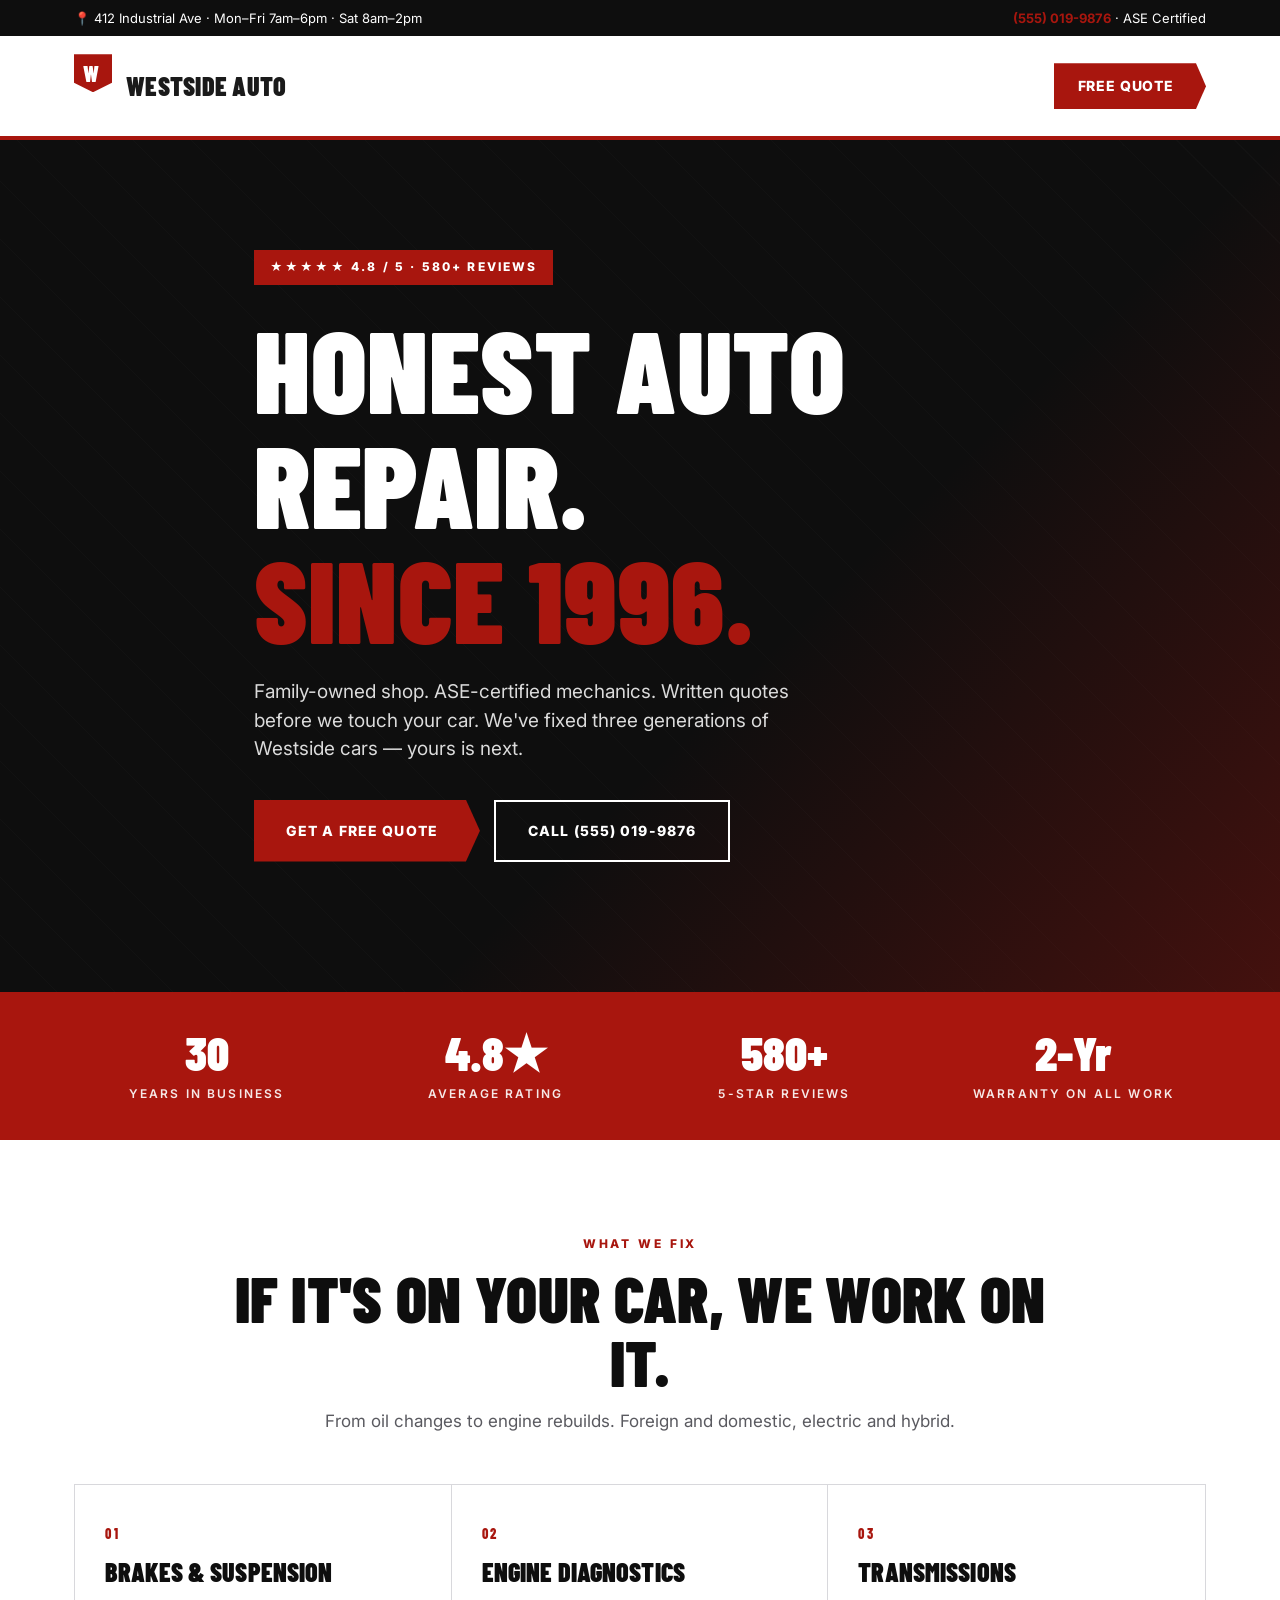
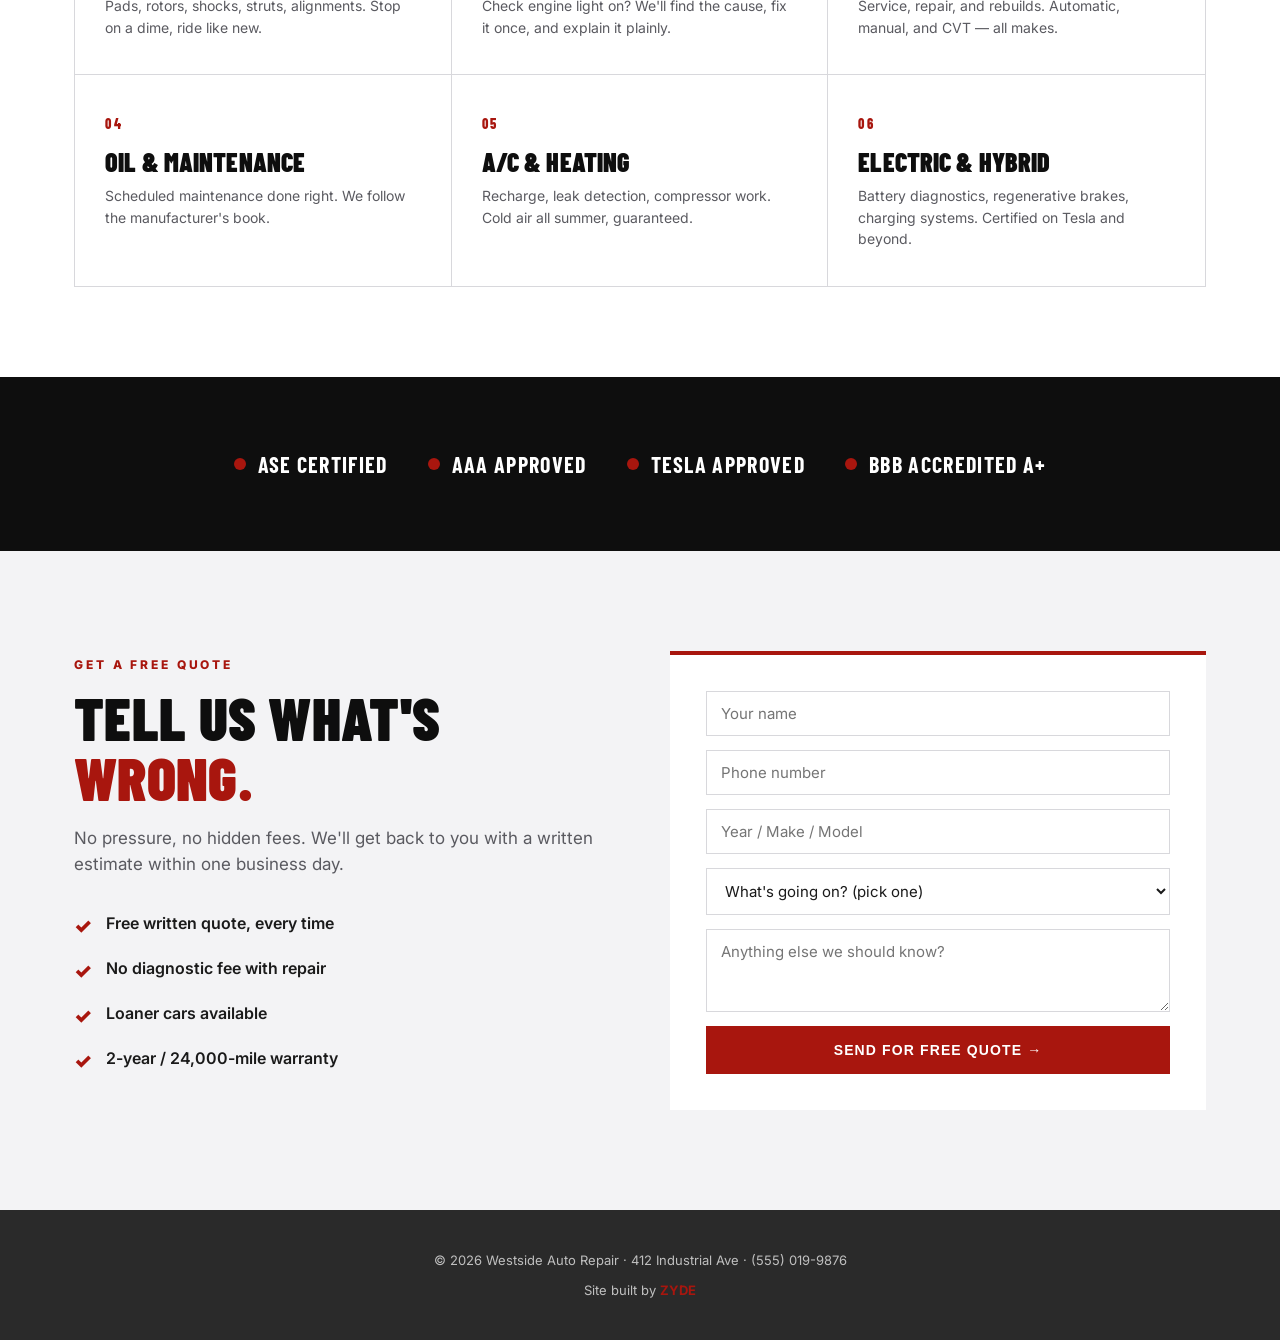
<file: sites/westside-auto.html>
<!DOCTYPE html>
<html lang="en">
<head>
<meta charset="UTF-8" />
<meta name="viewport" content="width=device-width, initial-scale=1.0" />
<title>Westside Auto Repair — Honest mechanics. Fair prices.</title>
<meta name="description" content="Westside Auto Repair: ASE-certified mechanics, transparent pricing, free written quotes. Serving the Westside since 1996." />
<link rel="preconnect" href="https://fonts.googleapis.com" />
<link rel="preconnect" href="https://fonts.gstatic.com" crossorigin />
<link href="https://fonts.googleapis.com/css2?family=Barlow+Condensed:wght@600;700;800;900&family=Inter:wght@400;500;600;700&display=swap" rel="stylesheet" />
<style>
  :root {
    --red: #a8160e;
    --red-dark: #770b06;
    --black: #0e0e0e;
    --steel: #2a2a2a;
    --gray: #f3f3f5;
    --gray-2: #d8d8dc;
    --text: #1a1a1a;
    --muted: #5a5a60;
  }
  * { box-sizing: border-box; margin: 0; padding: 0; }
  body { font-family: 'Inter', sans-serif; background: #fff; color: var(--text); line-height: 1.55; }
  .container { max-width: 1180px; margin: 0 auto; padding: 0 24px; }
  a { color: inherit; text-decoration: none; }
  h1, h2, h3 { font-family: 'Barlow Condensed', sans-serif; font-weight: 900; letter-spacing: 0.005em; line-height: 1; text-transform: uppercase; }

  .topbar { background: var(--black); color: #fff; padding: 8px 0; font-size: 13px; }
  .topbar-inner { display: flex; justify-content: space-between; align-items: center; flex-wrap: wrap; gap: 10px; }
  .topbar a { color: var(--red); font-weight: 700; }

  .nav { background: #fff; padding: 18px 0; border-bottom: 4px solid var(--red); position: sticky; top: 0; z-index: 50; }
  .nav-inner { display: flex; align-items: center; justify-content: space-between; }
  .logo { display: flex; align-items: center; gap: 14px; font-family: 'Barlow Condensed', sans-serif; font-size: 26px; font-weight: 900; text-transform: uppercase; letter-spacing: 0.01em; }
  .logo .badge { width: 38px; height: 38px; background: var(--red); color: #fff; display: flex; align-items: center; justify-content: center; font-weight: 900; font-family: 'Barlow Condensed', sans-serif; font-size: 22px; clip-path: polygon(0 0, 100% 0, 100% 75%, 50% 100%, 0 75%); }
  .nav-cta { background: var(--red); color: #fff; padding: 12px 24px; font-weight: 800; text-transform: uppercase; font-size: 14px; letter-spacing: 0.06em; clip-path: polygon(0 0, calc(100% - 10px) 0, 100% 50%, calc(100% - 10px) 100%, 0 100%); padding-right: 32px; }
  .nav-cta:hover { background: var(--red-dark); }

  .hero { background: var(--black); color: #fff; padding: 110px 0 130px; position: relative; overflow: hidden; }
  .hero::before { content: ""; position: absolute; top: 0; left: 0; right: 0; bottom: 0;
    background:
      linear-gradient(135deg, transparent 60%, rgba(168, 22, 14, 0.35) 100%),
      repeating-linear-gradient(45deg, transparent 0 40px, rgba(255,255,255,0.015) 40px 41px);
    pointer-events: none;
  }
  .hero-inner { position: relative; max-width: 820px; }
  .badge { display: inline-block; background: var(--red); color: #fff; font-weight: 800; font-size: 12px; padding: 8px 16px; letter-spacing: 0.18em; text-transform: uppercase; margin-bottom: 26px; }
  .hero h1 { font-size: clamp(58px, 9vw, 120px); margin-bottom: 22px; color: #fff; }
  .hero h1 span { color: var(--red); }
  .hero p { font-size: 19px; opacity: 0.85; margin-bottom: 36px; max-width: 580px; font-family: 'Inter', sans-serif; text-transform: none; font-weight: 400; line-height: 1.5; }
  .hero-cta { display: flex; gap: 14px; flex-wrap: wrap; }
  .btn { display: inline-flex; align-items: center; gap: 8px; padding: 18px 32px; font-weight: 800; text-transform: uppercase; font-size: 14px; letter-spacing: 0.08em; transition: background .2s, transform .15s; }
  .btn-primary { background: var(--red); color: #fff; clip-path: polygon(0 0, calc(100% - 14px) 0, 100% 50%, calc(100% - 14px) 100%, 0 100%); padding-right: 42px; }
  .btn-primary:hover { background: var(--red-dark); transform: translateX(2px); }
  .btn-ghost { background: transparent; color: #fff; border: 2px solid #fff; }
  .btn-ghost:hover { background: #fff; color: var(--black); }

  .stats { background: var(--red); color: #fff; padding: 36px 0; }
  .stats-inner { display: grid; grid-template-columns: repeat(4, 1fr); gap: 24px; text-align: center; }
  .stat strong { font-family: 'Barlow Condensed', sans-serif; font-size: 48px; font-weight: 900; line-height: 1; display: block; margin-bottom: 4px; }
  .stat span { font-size: 12px; letter-spacing: 0.18em; text-transform: uppercase; opacity: 0.9; font-weight: 600; }

  .section { padding: 90px 0; }
  .section-head { max-width: 820px; margin: 0 auto 50px; text-align: center; }
  .kicker { color: var(--red); font-size: 12px; letter-spacing: 0.24em; text-transform: uppercase; font-weight: 800; display: inline-block; margin-bottom: 12px; }
  .section-head h2 { font-size: clamp(40px, 5.5vw, 64px); color: var(--black); margin-bottom: 14px; }
  .section-head p { color: var(--muted); font-size: 17px; }

  .services-grid { display: grid; grid-template-columns: repeat(3, 1fr); gap: 0; border: 1px solid var(--gray-2); }
  .service { padding: 36px 30px; border-right: 1px solid var(--gray-2); border-bottom: 1px solid var(--gray-2); position: relative; }
  .service:nth-child(3n) { border-right: 0; }
  .service:nth-last-child(-n+3) { border-bottom: 0; }
  .service .num { font-family: 'Barlow Condensed', sans-serif; font-size: 14px; font-weight: 800; color: var(--red); letter-spacing: 0.18em; margin-bottom: 14px; display: inline-block; }
  .service h3 { font-size: 26px; color: var(--black); margin-bottom: 10px; }
  .service p { color: var(--muted); font-size: 14px; }

  .certs { background: var(--black); color: #fff; padding: 70px 0; }
  .certs-inner { display: flex; justify-content: center; gap: 40px; flex-wrap: wrap; align-items: center; }
  .cert { display: flex; align-items: center; gap: 12px; font-weight: 700; font-family: 'Barlow Condensed', sans-serif; font-size: 22px; letter-spacing: 0.06em; text-transform: uppercase; }
  .cert .dot { width: 12px; height: 12px; background: var(--red); border-radius: 50%; }

  .quote-section { background: var(--gray); padding: 100px 0; }
  .quote-grid { display: grid; grid-template-columns: 1fr 1fr; gap: 60px; align-items: start; }
  .quote-grid h2 { font-size: clamp(40px, 5vw, 60px); margin-bottom: 18px; color: var(--black); }
  .quote-grid h2 span { color: var(--red); }
  .quote-grid p { color: var(--muted); font-size: 17px; margin-bottom: 24px; }
  .quote-grid ul { list-style: none; }
  .quote-grid li { padding: 10px 0 10px 32px; position: relative; font-weight: 600; }
  .quote-grid li::before { content: "✓"; position: absolute; left: 0; color: var(--red); font-weight: 900; font-size: 20px; }
  .quote-form { background: #fff; padding: 36px; border-top: 4px solid var(--red); display: flex; flex-direction: column; gap: 14px; }
  .quote-form input, .quote-form select, .quote-form textarea { padding: 12px 14px; border: 1px solid var(--gray-2); font-family: inherit; font-size: 15px; background: #fff; color: var(--text); }
  .quote-form input:focus, .quote-form select:focus, .quote-form textarea:focus { outline: none; border-color: var(--red); }
  .quote-form button { padding: 16px; background: var(--red); color: #fff; border: 0; font-weight: 800; text-transform: uppercase; letter-spacing: 0.08em; cursor: pointer; font-size: 14px; }
  .quote-form button:hover { background: var(--red-dark); }

  .footer { background: var(--steel); color: rgba(255,255,255,0.7); padding: 40px 0; text-align: center; font-size: 13px; }
  .footer a { color: var(--red); font-weight: 700; }
  .footer .built { margin-top: 10px; }

  @media (max-width: 900px) {
    .services-grid { grid-template-columns: 1fr; }
    .service { border-right: 0; border-bottom: 1px solid var(--gray-2); }
    .service:last-child { border-bottom: 0; }
    .quote-grid, .stats-inner { grid-template-columns: 1fr 1fr; }
  }
  @media (max-width: 600px) {
    .stats-inner { grid-template-columns: 1fr 1fr; gap: 28px; }
    .quote-grid { grid-template-columns: 1fr; gap: 30px; }
    .section { padding: 70px 0; }
    .hero { padding: 70px 0 80px; }
  }
</style>
</head>
<body>
  <div class="topbar">
    <div class="container topbar-inner">
      <div>📍 412 Industrial Ave · Mon–Fri 7am–6pm · Sat 8am–2pm</div>
      <div><a href="tel:5550199876">(555) 019-9876</a> · ASE Certified</div>
    </div>
  </div>

  <header class="nav">
    <div class="container nav-inner">
      <div class="logo">
        <div class="badge">W</div>
        Westside Auto
      </div>
      <a href="#quote" class="nav-cta">Free Quote</a>
    </div>
  </header>

  <section class="hero">
    <div class="container hero-inner">
      <span class="badge">★★★★★ 4.8 / 5 · 580+ reviews</span>
      <h1>Honest auto repair.<br/><span>Since 1996.</span></h1>
      <p>Family-owned shop. ASE-certified mechanics. Written quotes before we touch your car. We've fixed three generations of Westside cars — yours is next.</p>
      <div class="hero-cta">
        <a href="#quote" class="btn btn-primary">Get a free quote</a>
        <a href="tel:5550199876" class="btn btn-ghost">Call (555) 019-9876</a>
      </div>
    </div>
  </section>

  <section class="stats">
    <div class="container stats-inner">
      <div class="stat"><strong>30</strong><span>Years in business</span></div>
      <div class="stat"><strong>4.8★</strong><span>Average rating</span></div>
      <div class="stat"><strong>580+</strong><span>5-star reviews</span></div>
      <div class="stat"><strong>2-Yr</strong><span>Warranty on all work</span></div>
    </div>
  </section>

  <section class="section">
    <div class="container">
      <div class="section-head">
        <span class="kicker">What we fix</span>
        <h2>If it's on your car, we work on it.</h2>
        <p>From oil changes to engine rebuilds. Foreign and domestic, electric and hybrid.</p>
      </div>
      <div class="services-grid">
        <div class="service">
          <span class="num">01</span>
          <h3>Brakes & Suspension</h3>
          <p>Pads, rotors, shocks, struts, alignments. Stop on a dime, ride like new.</p>
        </div>
        <div class="service">
          <span class="num">02</span>
          <h3>Engine Diagnostics</h3>
          <p>Check engine light on? We'll find the cause, fix it once, and explain it plainly.</p>
        </div>
        <div class="service">
          <span class="num">03</span>
          <h3>Transmissions</h3>
          <p>Service, repair, and rebuilds. Automatic, manual, and CVT — all makes.</p>
        </div>
        <div class="service">
          <span class="num">04</span>
          <h3>Oil & Maintenance</h3>
          <p>Scheduled maintenance done right. We follow the manufacturer's book.</p>
        </div>
        <div class="service">
          <span class="num">05</span>
          <h3>A/C & Heating</h3>
          <p>Recharge, leak detection, compressor work. Cold air all summer, guaranteed.</p>
        </div>
        <div class="service">
          <span class="num">06</span>
          <h3>Electric & Hybrid</h3>
          <p>Battery diagnostics, regenerative brakes, charging systems. Certified on Tesla and beyond.</p>
        </div>
      </div>
    </div>
  </section>

  <section class="certs">
    <div class="container certs-inner">
      <div class="cert"><span class="dot"></span> ASE Certified</div>
      <div class="cert"><span class="dot"></span> AAA Approved</div>
      <div class="cert"><span class="dot"></span> Tesla Approved</div>
      <div class="cert"><span class="dot"></span> BBB Accredited A+</div>
    </div>
  </section>

  <section class="quote-section" id="quote">
    <div class="container quote-grid">
      <div>
        <span class="kicker">Get a free quote</span>
        <h2>Tell us what's <span>wrong.</span></h2>
        <p>No pressure, no hidden fees. We'll get back to you with a written estimate within one business day.</p>
        <ul>
          <li>Free written quote, every time</li>
          <li>No diagnostic fee with repair</li>
          <li>Loaner cars available</li>
          <li>2-year / 24,000-mile warranty</li>
        </ul>
      </div>
      <form class="quote-form" id="quoteForm" onsubmit="return submitWestsideQuote(event);">
        <input name="name" type="text" placeholder="Your name" required />
        <input name="phone" type="tel" placeholder="Phone number" required />
        <input name="vehicle" type="text" placeholder="Year / Make / Model" required />
        <select name="issue" required>
          <option value="">What's going on? (pick one)</option>
          <option>Check engine light</option>
          <option>Brakes / suspension</option>
          <option>Won't start</option>
          <option>Routine maintenance</option>
          <option>Something else</option>
        </select>
        <textarea name="notes" rows="3" placeholder="Anything else we should know?"></textarea>
        <button type="submit">Send for free quote →</button>
      </form>
      <script>
        function submitWestsideQuote(e) {
          e.preventDefault();
          const f = e.target;
          const data = new FormData(f);
          const name = (data.get('name') || '').toString().trim();
          const phone = (data.get('phone') || '').toString().trim();
          const vehicle = (data.get('vehicle') || '').toString().trim();
          f.innerHTML = `
            <div style="text-align:center; padding: 20px 0;">
              <div style="display:inline-flex; align-items:center; justify-content:center; width:64px; height:64px; border-radius:50%; background:#a8160e; color:#fff; font-size:32px; margin-bottom:18px;">✓</div>
              <h3 style="font-family:'Barlow Condensed', sans-serif; font-size:36px; font-weight:900; text-transform:uppercase; color:#0e0e0e; margin-bottom:10px; line-height:1;">Got it, ${name}!</h3>
              <p style="color:#5a5a60; font-size:15px; line-height:1.55;">We'll call ${phone} within one business day with a written estimate for the ${vehicle}.</p>
            </div>`;
          return false;
        }
      </script>
    </div>
  </section>

  <footer class="footer">
    <div class="container">
      <p>© 2026 Westside Auto Repair · 412 Industrial Ave · (555) 019-9876</p>
      <p class="built">Site built by <a href="../index.html">ZYDE</a></p>
    </div>
  </footer>
</body>
</html>
</file>
<file: styles.css>
/* ---------- Tokens ---------- */
:root {
  --bg: #ffffff;
  --bg-2: #fbfaf3;
  --surface: rgba(60, 48, 15, 0.03);
  --surface-2: rgba(60, 48, 15, 0.06);
  --border: rgba(20, 16, 5, 0.09);
  --border-strong: rgba(20, 16, 5, 0.18);
  --text: #0e0e10;
  --text-dim: #5e5e64;
  --text-muted: #8c8c92;
  --accent: #d4af37;     /* gold */
  --accent-2: #8b6a1c;   /* deep gold */
  --accent-3: #f0d27a;   /* champagne */
  --on-accent: #0e0e10;
  --radius: 16px;
  --radius-lg: 24px;
  --shadow: 0 30px 80px -30px rgba(40, 30, 0, 0.18);
  --glow: 0 0 60px rgba(212, 175, 55, 0.5);
  --max-w: 1180px;
}

* { box-sizing: border-box; }

html, body {
  margin: 0;
  padding: 0;
  background: var(--bg);
  color: var(--text);
  font-family: 'Inter', system-ui, -apple-system, Segoe UI, Roboto, sans-serif;
  font-size: 16px;
  line-height: 1.55;
  -webkit-font-smoothing: antialiased;
  -moz-osx-font-smoothing: grayscale;
  scroll-behavior: smooth;
  overflow-x: hidden;
}

a { color: inherit; text-decoration: none; }
img { max-width: 100%; display: block; }

.container {
  width: 100%;
  max-width: var(--max-w);
  margin: 0 auto;
  padding: 0 24px;
}

/* ---------- Background FX ---------- */
.grain {
  position: fixed; inset: 0;
  pointer-events: none;
  z-index: 0;
  opacity: 0.04;
  background-image: url("data:image/svg+xml;utf8,<svg xmlns='http://www.w3.org/2000/svg' width='160' height='160'><filter id='n'><feTurbulence type='fractalNoise' baseFrequency='0.9' numOctaves='2' stitchTiles='stitch'/></filter><rect width='100%' height='100%' filter='url(%23n)' opacity='0.6'/></svg>");
}
.orb {
  position: fixed;
  width: 620px; height: 620px;
  border-radius: 50%;
  filter: blur(120px);
  z-index: 0;
  pointer-events: none;
  opacity: 0.22;
  will-change: transform;
}
.orb-1 {
  background: var(--accent-2);
  top: -200px; left: -200px;
  animation: drift1 22s ease-in-out infinite alternate;
}
.orb-2 {
  background: var(--accent);
  bottom: -260px; right: -220px;
  opacity: 0.18;
  animation: drift2 26s ease-in-out infinite alternate;
}
.orb-3 {
  background: var(--accent-3);
  top: 40%; left: 50%;
  width: 480px; height: 480px;
  opacity: 0.16;
  animation: drift3 30s ease-in-out infinite alternate;
}
@keyframes drift1 {
  0%   { transform: translate(0, 0) scale(1); }
  100% { transform: translate(160px, 120px) scale(1.15); }
}
@keyframes drift2 {
  0%   { transform: translate(0, 0) scale(1); }
  100% { transform: translate(-140px, -100px) scale(1.1); }
}
@keyframes drift3 {
  0%   { transform: translate(-50%, -50%) scale(1); }
  100% { transform: translate(-30%, -65%) scale(1.2); }
}

main, .nav, .footer, .marquee, .top-bar { position: relative; z-index: 1; }

/* ---------- Top Bar (5-star trust) ---------- */
.top-bar {
  background:
    radial-gradient(ellipse at center, rgba(212, 175, 55, 0.14), transparent 70%),
    rgba(255, 255, 255, 0.85);
  border-top: 1px solid var(--border);
  border-bottom: 1px solid var(--border);
  margin-top: 6px;
  backdrop-filter: blur(10px);
  -webkit-backdrop-filter: blur(10px);
}
.top-bar-inner {
  display: flex; align-items: center; justify-content: center;
  gap: 14px;
  padding: 10px 24px;
  font-size: clamp(15px, 1.6vw, 18px);
  font-weight: 600;
  color: var(--text);
  text-align: center;
  letter-spacing: -0.005em;
  flex-wrap: wrap;
}
.top-bar .stars {
  font-size: clamp(20px, 2.2vw, 26px);
  letter-spacing: 3px;
  text-shadow: 0 0 14px rgba(212, 175, 55, 0.55);
}

/* ---------- Nav ---------- */
.nav {
  position: sticky;
  top: 0;
  backdrop-filter: blur(18px);
  -webkit-backdrop-filter: blur(18px);
  background: rgba(255, 255, 255, 0.75);
  border-bottom: 1px solid var(--border);
  z-index: 50;
}
.nav-inner {
  display: flex; align-items: center; justify-content: space-between;
  padding: 12px 24px;
  gap: 24px;
}
.brand {
  display: inline-flex; align-items: center; gap: 10px;
  font-family: 'Space Grotesk', sans-serif;
  font-weight: 700;
  letter-spacing: -0.01em;
  font-size: 18px;
}
.brand-mark {
  width: 26px; height: 26px;
  display: block;
  flex-shrink: 0;
  filter: drop-shadow(0 0 18px rgba(212, 175, 55, 0.4));
}
.nav-links {
  display: flex; align-items: center; gap: 28px;
  font-size: 14px;
  color: var(--text-dim);
}
.nav-links a { transition: color .2s; }
.nav-links a:hover { color: var(--text); }

/* ---------- Buttons ---------- */
.btn {
  display: inline-flex; align-items: center; justify-content: center;
  gap: 8px;
  padding: 16px 26px;
  font-size: 15px;
  font-weight: 600;
  border-radius: 999px;
  border: 1px solid transparent;
  cursor: pointer;
  transition: transform .15s ease, background .2s ease, border-color .2s ease, color .2s ease, box-shadow .25s ease;
  font-family: inherit;
  position: relative;
}
.btn-sm { padding: 10px 16px; font-size: 14px; }
.btn-primary {
  background: var(--accent);
  color: var(--on-accent);
}
.btn-primary:hover { transform: translateY(-2px); background: #e0bc4e; }
.btn-glow {
  box-shadow: 0 0 0 rgba(212, 175, 55, 0);
  animation: btnGlow 2.6s ease-in-out infinite;
}
.btn-glow:hover {
  box-shadow: 0 10px 40px rgba(212, 175, 55, 0.6), 0 0 80px rgba(212, 175, 55, 0.35);
  animation: none;
}
@keyframes btnGlow {
  0%, 100% { box-shadow: 0 0 0 rgba(212, 175, 55, 0); }
  50%      { box-shadow: 0 6px 30px rgba(212, 175, 55, 0.45); }
}
.btn-ghost {
  background: transparent;
  color: var(--text);
  border-color: var(--border-strong);
}
.btn-ghost:hover { background: var(--surface); border-color: rgba(20, 16, 5, 0.35); transform: translateY(-2px); }
.btn-block { width: 100%; }

/* ---------- Hero ---------- */
.hero {
  padding: 140px 0 80px;
  position: relative;
}
.hero-inner { text-align: center; max-width: 920px; margin: 0 auto; }
.eyebrow {
  display: inline-flex; align-items: center; gap: 10px;
  padding: 9px 16px;
  border-radius: 999px;
  border: 1px solid var(--border-strong);
  background: var(--surface);
  font-size: 13px;
  color: var(--text-dim);
  margin-bottom: 32px;
  backdrop-filter: blur(8px);
}
.dot {
  width: 8px; height: 8px; border-radius: 50%;
  background: var(--accent);
  box-shadow: 0 0 12px var(--accent);
  animation: pulse 2s ease-in-out infinite;
}
@keyframes pulse {
  0%, 100% { opacity: 1; transform: scale(1); }
  50%      { opacity: 0.5; transform: scale(1.3); }
}
.hero-title {
  font-family: 'Space Grotesk', sans-serif;
  font-size: clamp(46px, 8.5vw, 96px);
  line-height: 1.0;
  letter-spacing: -0.035em;
  font-weight: 700;
  margin: 0 0 24px;
}
.hero-title em {
  font-style: normal;
}
.gradient-sweep {
  background: linear-gradient(
    100deg,
    var(--accent) 0%,
    var(--accent-2) 40%,
    var(--accent-3) 60%,
    var(--accent) 100%
  );
  background-size: 200% 100%;
  -webkit-background-clip: text;
  background-clip: text;
  color: transparent;
  animation: sweep 6s linear infinite;
  display: inline-block;
}
@keyframes sweep {
  0%   { background-position: 0% 0; }
  100% { background-position: -200% 0; }
}
.gradient-text {
  background: linear-gradient(120deg, var(--accent), var(--accent-2));
  -webkit-background-clip: text;
  background-clip: text;
  color: transparent;
  font-style: normal;
}
.hero-sub {
  font-size: clamp(17px, 1.7vw, 20px);
  color: var(--text-dim);
  max-width: 660px;
  margin: 0 auto 40px;
}
.hero-cta {
  display: flex; gap: 14px; justify-content: center; flex-wrap: wrap;
  margin-bottom: 36px;
}
.stars {
  color: var(--accent);
  letter-spacing: 2px;
  font-size: 16px;
  text-shadow: 0 0 12px rgba(212, 175, 55, 0.55);
}

/* ---------- Marquee ---------- */
.marquee {
  position: relative;
  overflow: hidden;
  padding: 8px 0;
  background: linear-gradient(90deg,
    rgba(212, 175, 55, 0.08),
    rgba(240, 210, 122, 0.14),
    rgba(139, 106, 28, 0.08)
  );
  mask-image: linear-gradient(90deg, transparent, #000 8%, #000 92%, transparent);
  -webkit-mask-image: linear-gradient(90deg, transparent, #000 8%, #000 92%, transparent);
}
.marquee-top { border-bottom: 1px solid var(--border); }
.marquee-track {
  display: flex;
  gap: 24px;
  white-space: nowrap;
  animation: scroll 38s linear infinite;
  font-family: 'Space Grotesk', sans-serif;
  font-size: clamp(15px, 1.4vw, 18px);
  font-weight: 600;
  letter-spacing: 0.02em;
  color: var(--text);
}
.marquee-track span:nth-child(even) {
  color: var(--accent);
  opacity: 0.85;
}
@keyframes scroll {
  0%   { transform: translateX(0); }
  100% { transform: translateX(-50%); }
}

/* ---------- Stats Band ---------- */
.stats {
  padding: 80px 0 60px;
  position: relative;
}
.stats-grid {
  display: grid;
  grid-template-columns: repeat(4, 1fr);
  gap: 24px;
  text-align: center;
}
.stat {
  display: flex; flex-direction: column; gap: 6px;
  padding: 20px;
  border-radius: var(--radius);
  border: 1px solid var(--border);
  background: var(--surface);
  transition: transform .25s ease, border-color .25s ease, background .25s ease;
}
.stat:hover {
  transform: translateY(-3px);
  border-color: var(--border-strong);
  background: var(--surface-2);
}
.stat strong {
  font-family: 'Space Grotesk', sans-serif;
  font-size: clamp(36px, 5vw, 56px);
  line-height: 1;
  letter-spacing: -0.03em;
  background: linear-gradient(120deg, var(--accent), var(--accent-2));
  -webkit-background-clip: text;
  background-clip: text;
  color: transparent;
  font-variant-numeric: tabular-nums;
}
.stat span {
  font-size: 13px;
  color: var(--text-dim);
  letter-spacing: 0.02em;
}

/* ---------- Section ---------- */
.section { padding: 100px 0; }
.section-alt { background: linear-gradient(180deg, transparent, rgba(212, 175, 55, 0.04) 50%, transparent); }
.section-head {
  text-align: center;
  max-width: 760px;
  margin: 0 auto 56px;
}
.kicker {
  display: inline-block;
  font-size: 12px;
  letter-spacing: 0.18em;
  text-transform: uppercase;
  color: var(--accent-2);
  margin-bottom: 14px;
  font-weight: 700;
}
.section-head h2 {
  font-family: 'Space Grotesk', sans-serif;
  font-size: clamp(32px, 5vw, 56px);
  line-height: 1.05;
  letter-spacing: -0.025em;
  margin: 0 0 14px;
}
.section-head p { color: var(--text-dim); font-size: 17px; margin: 0; }

/* ---------- Card ---------- */
.card {
  background: var(--bg);
  border: 1px solid var(--border);
  border-radius: var(--radius);
  padding: 28px;
  transition: transform .25s ease, border-color .25s ease, background .25s ease, box-shadow .25s ease;
}
.card:hover {
  border-color: var(--border-strong);
  background: var(--bg);
  box-shadow: 0 20px 50px -25px rgba(40, 30, 0, 0.18);
}

/* ---------- Showcase ---------- */
.showcase {
  display: grid;
  grid-template-columns: repeat(2, 1fr);
  gap: 24px;
}
.showcase-card {
  border-radius: var(--radius-lg);
  overflow: hidden;
  border: 1px solid var(--border);
  background: var(--bg);
  transition: transform .35s cubic-bezier(.2,.7,.2,1), border-color .3s ease, box-shadow .35s ease;
  display: flex; flex-direction: column;
  position: relative;
}
.showcase-card::before {
  content: "";
  position: absolute; inset: -1px;
  border-radius: var(--radius-lg);
  padding: 1px;
  background: linear-gradient(135deg, transparent, rgba(212, 175, 55, 0.6), rgba(240, 210, 122, 0.6), transparent);
  -webkit-mask: linear-gradient(#000 0 0) content-box, linear-gradient(#000 0 0);
  -webkit-mask-composite: xor;
  mask: linear-gradient(#000 0 0) content-box, linear-gradient(#000 0 0);
  mask-composite: exclude;
  opacity: 0;
  transition: opacity .35s ease;
  pointer-events: none;
}
.showcase-card:hover {
  transform: translateY(-6px);
  box-shadow: 0 40px 80px -30px rgba(40, 30, 0, 0.25), 0 0 60px -20px rgba(212, 175, 55, 0.3);
}
.showcase-card:hover::before { opacity: 1; }
.showcase-thumb {
  aspect-ratio: 16 / 10;
  width: 100%;
  position: relative;
  overflow: hidden;
  transition: transform .5s ease;
}
.showcase-card:hover .showcase-thumb { transform: scale(1.04); }
.showcase-thumb::after {
  content: "";
  position: absolute; inset: 0;
  background: linear-gradient(180deg, transparent 75%, rgba(0, 0, 0, 0.12));
  pointer-events: none;
}
.showcase-pill {
  position: absolute;
  bottom: 14px; left: 14px;
  z-index: 1;
  display: inline-flex; align-items: center; gap: 4px;
  padding: 6px 12px;
  font-size: 11px;
  font-weight: 700;
  letter-spacing: 0.12em;
  text-transform: uppercase;
  background: rgba(255, 255, 255, 0.85);
  backdrop-filter: blur(8px);
  border: 1px solid var(--border-strong);
  border-radius: 999px;
  color: var(--accent-2);
}
.showcase-arrow {
  position: absolute;
  top: 14px; right: 14px;
  z-index: 1;
  width: 38px; height: 38px;
  display: flex; align-items: center; justify-content: center;
  background: var(--accent);
  color: var(--on-accent);
  border-radius: 50%;
  font-weight: 700;
  font-size: 18px;
  opacity: 0;
  transform: translate(8px, -8px) rotate(-30deg);
  transition: opacity .3s ease, transform .3s ease;
  box-shadow: 0 0 24px rgba(212, 175, 55, 0.7);
}
.showcase-card:hover .showcase-arrow {
  opacity: 1;
  transform: translate(0, 0) rotate(0);
}
/* ---------- Live Site Thumbnails (iframes scaled into the card) ---------- */
.thumb-iframe {
  position: absolute;
  top: 0; left: 0;
  width: 250%;
  height: 250%;
  border: 0;
  transform: scale(0.4);
  transform-origin: 0 0;
  pointer-events: none;
  background: #ffffff;
}
.showcase-body { padding: 24px 26px 28px; display: flex; flex-direction: column; gap: 10px; }
.showcase-meta {
  display: flex; align-items: center; justify-content: space-between;
  gap: 12px;
}
.work-tag {
  display: inline-block;
  font-size: 11px;
  letter-spacing: 0.14em;
  text-transform: uppercase;
  color: var(--accent-2);
  font-weight: 700;
}
.work-year {
  font-size: 12px;
  color: var(--text-muted);
  font-variant-numeric: tabular-nums;
}
.showcase-body h3 {
  font-family: 'Space Grotesk', sans-serif;
  font-size: 24px;
  margin: 0;
  letter-spacing: -0.01em;
}
.showcase-body p { margin: 0; color: var(--text-dim); font-size: 15px; }
.showcase-body p strong { color: var(--text); font-weight: 600; }
.showcase-tech {
  list-style: none; padding: 0; margin: 6px 0 0;
  display: flex; flex-wrap: wrap; gap: 6px;
}
.showcase-tech li {
  font-size: 12px;
  padding: 4px 10px;
  border: 1px solid var(--border);
  border-radius: 999px;
  color: var(--text-dim);
  background: var(--surface);
}

/* ---------- Testimonials ---------- */
.testimonials {
  display: grid;
  grid-template-columns: repeat(3, 1fr);
  gap: 18px;
}
.quote { display: flex; flex-direction: column; gap: 16px; }
.quote-stars {
  color: var(--accent);
  letter-spacing: 3px;
  font-size: 14px;
  text-shadow: 0 0 10px rgba(212, 175, 55, 0.45);
}
.quote blockquote {
  margin: 0;
  font-size: 16px;
  line-height: 1.6;
  color: var(--text);
}
.quote figcaption {
  display: flex; align-items: center; gap: 12px;
  border-top: 1px solid var(--border);
  padding-top: 16px;
}
.avatar {
  width: 38px; height: 38px;
  border-radius: 50%;
  display: flex; align-items: center; justify-content: center;
  font-family: 'Space Grotesk', sans-serif;
  font-weight: 700;
  background: linear-gradient(135deg, var(--accent-3), var(--accent), var(--accent-2));
  color: var(--on-accent);
  font-size: 15px;
}
.quote figcaption strong { display: block; font-size: 14px; }
.quote figcaption span { font-size: 13px; color: var(--text-muted); }

.reviews-cta {
  text-align: center;
  margin-top: 48px;
  display: flex; flex-direction: column; align-items: center; gap: 12px;
}
.reviews-cta-note {
  color: var(--text-muted);
  font-size: 13px;
  margin: 0;
  letter-spacing: 0.01em;
}

/* ---------- Contact ---------- */
.contact-wrap {
  display: grid;
  grid-template-columns: 1fr 1fr;
  gap: 56px;
  align-items: center;
}
.contact-copy h2 {
  font-family: 'Space Grotesk', sans-serif;
  font-size: clamp(30px, 4vw, 48px);
  letter-spacing: -0.025em;
  line-height: 1.08;
  margin: 0 0 18px;
}
.contact-copy p { color: var(--text-dim); margin: 0 0 24px; max-width: 460px; font-size: 17px; }
.contact-list {
  list-style: none; padding: 0; margin: 0;
  display: flex; flex-direction: column; gap: 10px;
  color: var(--text);
  font-size: 15px;
}
.contact-list li {
  display: flex; gap: 12px; align-items: baseline;
}
.contact-label {
  display: inline-block;
  min-width: 60px;
  font-size: 12px;
  letter-spacing: 0.12em;
  text-transform: uppercase;
  color: var(--text-muted);
}
.contact-form { display: flex; flex-direction: column; gap: 16px; padding: 32px; }
.field { display: flex; flex-direction: column; gap: 6px; }
.field label {
  font-size: 13px;
  color: var(--text-dim);
}
.field input, .field textarea, .field select {
  background: #ffffff;
  border: 1px solid var(--border-strong);
  border-radius: 10px;
  padding: 12px 14px;
  color: var(--text);
  font-family: inherit;
  font-size: 15px;
  resize: vertical;
  transition: border-color .2s, background .2s, box-shadow .2s;
  appearance: none;
}
.field select {
  background-image: url("data:image/svg+xml;utf8,<svg xmlns='http://www.w3.org/2000/svg' width='12' height='8' viewBox='0 0 12 8'><path fill='none' stroke='%235e5e64' stroke-width='1.5' d='M1 1l5 5 5-5'/></svg>");
  background-repeat: no-repeat;
  background-position: right 14px center;
  padding-right: 36px;
  cursor: pointer;
}
.field input:focus, .field textarea:focus, .field select:focus {
  outline: none;
  border-color: var(--accent);
  box-shadow: 0 0 0 4px rgba(212, 175, 55, 0.15);
}
.form-status {
  margin: 4px 0 0;
  font-size: 14px;
  color: var(--accent-2);
  min-height: 1.2em;
}

/* ---------- Footer ---------- */
.footer {
  border-top: 1px solid var(--border);
  padding: 32px 0;
  margin-top: 60px;
}
.footer-inner {
  display: flex; align-items: center; justify-content: space-between;
  gap: 20px;
  flex-wrap: wrap;
}
.footer-copy { color: var(--text-muted); font-size: 14px; margin: 0; }

/* ---------- Reveal animation ---------- */
.reveal { opacity: 0; transform: translateY(20px); transition: opacity .8s ease, transform .8s cubic-bezier(.2,.7,.2,1); }
.reveal.is-visible { opacity: 1; transform: translateY(0); }

/* ---------- Responsive ---------- */
@media (max-width: 960px) {
  .testimonials { grid-template-columns: repeat(2, 1fr); }
  .contact-wrap { grid-template-columns: 1fr; gap: 32px; }
  .nav-links { display: none; }
  .stats-grid { grid-template-columns: repeat(2, 1fr); }
}
@media (max-width: 640px) {
  .hero { padding: 90px 0 50px; }
  .section { padding: 70px 0; }
  .showcase, .testimonials { grid-template-columns: 1fr; }
  .stats { padding: 60px 0 40px; }
  .marquee-track { gap: 18px; }
  .top-bar-inner { padding: 8px 16px; gap: 10px; }
}

/* ---------- Reduced motion ---------- */
@media (prefers-reduced-motion: reduce) {
  .orb-1, .orb-2, .orb-3,
  .gradient-sweep, .marquee-track,
  .btn-glow, .dot {
    animation: none !important;
  }
}
</file>
